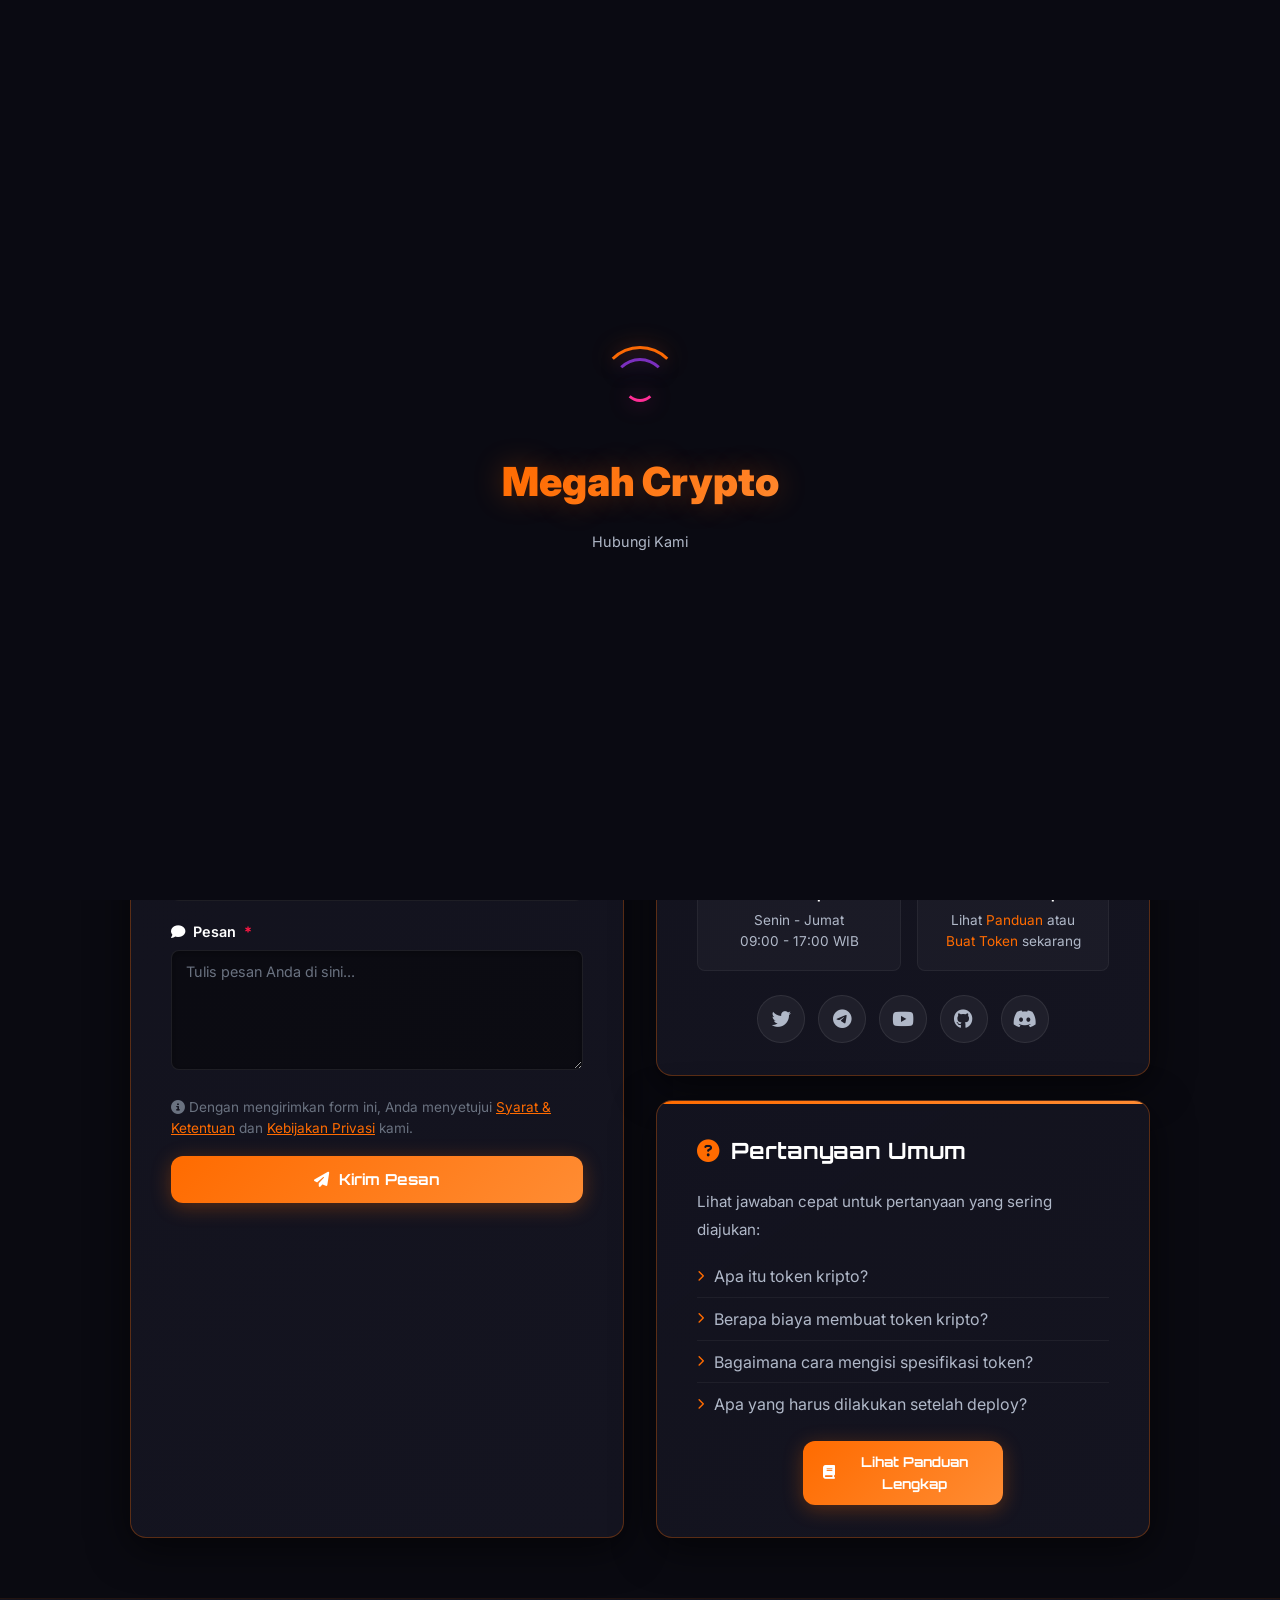
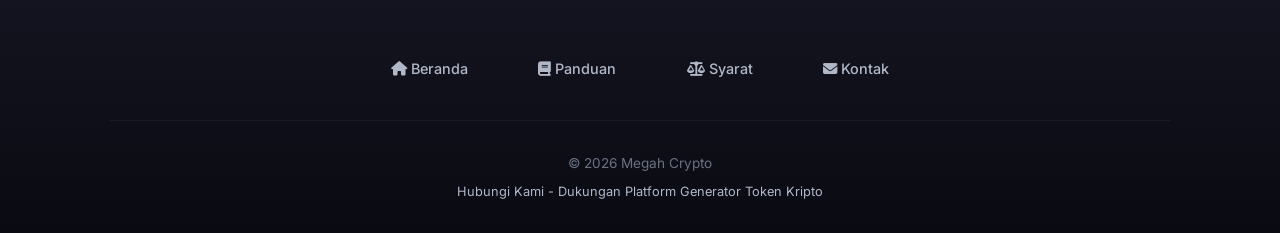
<file: contact/index.html>
<!DOCTYPE html>
<html lang="id">

<head>
    <meta charset="UTF-8">
    <meta name="viewport" content="width=device-width, initial-scale=1.0">
    <meta http-equiv="X-UA-Compatible" content="ie=edge">
    <link rel="shortcut icon" type="image/png" href="https://megahcrypto.github.io/images/megah-logo.png" />

    <!-- ===== PRIMARY TITLE & META ===== -->
    <title>Hubungi Kami - Dukungan Platform Generator Token Kripto Megah Crypto</title>
    <meta name="description"
        content="Hubungi tim Megah Crypto untuk pertanyaan tentang pembuatan token kripto, dukungan teknis, atau kerja sama. Kami siap membantu Anda membuat token kripto sendiri.">
    <meta name="keywords"
        content="hubungi kami, kontak megah crypto, dukungan token kripto, bantuan buat token, cara membuat token kripto, layanan token kripto">

    <!-- ===== CANONICAL URL ===== -->
    <link rel="canonical" href="https://megahcrypto.github.io/contact/">

    <!-- ===== ROBOTS ===== -->
    <meta name="robots" content="index, follow">
    <meta name="googlebot" content="index, follow">

    <!-- ===== OPEN GRAPH ===== -->
    <meta property="og:title" content="Hubungi Kami - Megah Crypto">
    <meta property="og:description"
        content="Hubungi tim Megah Crypto untuk dukungan pembuatan token kripto, pertanyaan teknis, atau kerja sama.">
    <meta property="og:type" content="website">
    <meta property="og:url" content="https://megahcrypto.github.io/contact/">
    <meta property="og:image" content="https://megahcrypto.github.io/images/megah-logo.png">
    <meta property="og:site_name" content="Megah Crypto">
    <meta property="og:locale" content="id_ID">

    <!-- ===== TWITTER CARD ===== -->
    <meta name="twitter:card" content="summary_large_image">
    <meta name="twitter:title" content="Hubungi Kami - Megah Crypto">
    <meta name="twitter:description"
        content="Hubungi tim Megah Crypto untuk dukungan pembuatan token kripto dan pertanyaan teknis.">
    <meta name="twitter:image" content="https://megahcrypto.github.io/images/megah-logo.png">
    <meta name="twitter:creator" content="@MegahCrypto">

    <!-- ===== SCHEMA.ORG STRUCTURED DATA ===== -->
    <script type="application/ld+json">
        {
            "@context": "https://schema.org",
            "@type": "ContactPage",
            "name": "Hubungi Kami - Megah Crypto",
            "description": "Halaman kontak Megah Crypto untuk dukungan pembuatan token kripto.",
            "url": "https://megahcrypto.github.io/contact/",
            "mainEntity": {
                "@type": "Organization",
                "name": "Megah Crypto",
                "url": "https://megahcrypto.github.io/",
                "email": "megahcrypto@gmail.com",
                "contactPoint": {
                    "@type": "ContactPoint",
                    "contactType": "customer support",
                    "email": "megahcrypto@gmail.com",
                    "availableLanguage": ["Indonesian", "English"]
                }
            }
        }
    </script>

    <!-- ===== FONTS & ICONS ===== -->
    <link rel="stylesheet" href="https://cdnjs.cloudflare.com/ajax/libs/font-awesome/6.5.0/css/all.min.css">
    <link
        href="https://fonts.googleapis.com/css2?family=Inter:wght@400;500;600;700;800&family=Orbitron:wght@400;500;700;900&display=swap"
        rel="stylesheet">
    <link rel="stylesheet" href="https://cdnjs.cloudflare.com/ajax/libs/animate.css/4.1.1/animate.min.css">

    <!-- ===== STYLESHEETS ===== -->
    <link rel="stylesheet" href="../css/style.css">
    <link rel="stylesheet" href="../css/responsive.css">

    <!-- ===== CONTACT SPECIFIC STYLES ===== -->
    <style>
        /* Contact Hero */
        .contact-hero {
            padding: 0;
            position: relative;
            display: flex;
            align-items: center;
            overflow: hidden;
            background: radial-gradient(ellipse at 50% 0%, rgba(123, 47, 190, 0.12), transparent 70%);
            border-bottom: 1px solid rgba(255, 107, 0, 0.12);
            min-height: 50vh;
            width: 100%;
        }

        .contact-hero .container {
            display: flex;
            align-items: center;
            justify-content: center;
            min-height: calc(50vh - 60px);
            padding: 85px 0 40px;
        }

        .contact-hero-content {
            text-align: center;
            position: relative;
            z-index: 2;
            width: 100%;
            max-width: 800px;
            padding: 20px 0;
        }

        .contact-hero-content h1 {
            font-size: 2.2rem;
            margin-bottom: 1rem;
            background: var(--primary-gradient);
            -webkit-background-clip: text;
            -webkit-text-fill-color: transparent;
            background-clip: text;
            letter-spacing: 2px;
        }

        .contact-hero-content p {
            font-size: 1.05rem;
            color: var(--text-secondary);
            max-width: 650px;
            margin: 0 auto;
            line-height: 1.8;
        }

        /* Contact Content */
        .contact-content {
            padding: 40px 0 60px;
            background: rgba(10, 10, 18, 0.6);
        }

        .contact-content .container {
            max-width: 1100px;
        }

        .contact-grid {
            display: grid;
            grid-template-columns: 1fr 1fr;
            gap: 2rem;
        }

        .contact-card {
            background: linear-gradient(145deg, var(--card-bg) 0%, var(--surface) 100%);
            border: 1px solid var(--card-border);
            border-radius: var(--radius-lg);
            padding: 2rem 2.5rem;
            box-shadow: var(--shadow);
            position: relative;
            overflow: hidden;
        }

        .contact-card::before {
            content: '';
            position: absolute;
            top: 0;
            left: 0;
            right: 0;
            height: 3px;
            background: var(--primary-gradient);
        }

        .contact-card h2 {
            color: var(--text);
            font-size: 1.4rem;
            margin-bottom: 1.2rem;
            display: flex;
            align-items: center;
            gap: 12px;
        }

        .contact-card h2 i {
            color: var(--primary);
            font-size: 1.4rem;
        }

        .contact-card p {
            color: var(--text-secondary);
            line-height: 1.8;
            margin-bottom: 0.8rem;
            font-size: 0.95rem;
        }

        /* Form Styles */
        .form-group-contact {
            margin-bottom: 1.2rem;
        }

        .form-group-contact label {
            display: block;
            margin-bottom: 0.4rem;
            color: var(--text);
            font-weight: 600;
            font-size: 0.9rem;
            display: flex;
            align-items: center;
            gap: 8px;
        }

        .form-group-contact label .required {
            color: var(--error);
            font-weight: 700;
        }

        .form-group-contact .form-control {
            width: 100%;
            padding: 12px 14px;
            border: 1px solid rgba(255, 255, 255, 0.08);
            border-radius: var(--radius-sm);
            background: rgba(0, 0, 0, 0.4);
            color: var(--text);
            font-size: 0.9rem;
            transition: all var(--transition-fast);
            box-shadow: inset 0 2px 6px rgba(0, 0, 0, 0.3);
            font-family: var(--font-primary);
        }

        .form-group-contact .form-control:focus {
            outline: none;
            border-color: var(--primary);
            box-shadow: 0 0 0 3px rgba(255, 107, 0, 0.1), var(--glow);
            background: rgba(0, 0, 0, 0.5);
        }

        .form-group-contact .form-control::placeholder {
            color: var(--text-muted);
        }

        .form-group-contact textarea.form-control {
            resize: vertical;
            min-height: 120px;
        }

        .form-group-contact select.form-control {
            cursor: pointer;
            appearance: none;
            background-image: url("data:image/svg+xml,%3Csvg xmlns='http://www.w3.org/2000/svg' width='12' height='8' viewBox='0 0 12 8'%3E%3Cpath d='M1 1l5 5 5-5' stroke='%23FF6B00' stroke-width='1.5' fill='none'/%3E%3C/svg%3E");
            background-repeat: no-repeat;
            background-position: right 16px center;
        }

        .form-group-contact select.form-control option {
            background: var(--surface);
            color: var(--text);
        }

        .btn-contact-submit {
            padding: 14px 32px;
            border: none;
            border-radius: var(--radius-md);
            font-weight: 700;
            cursor: pointer;
            transition: all var(--transition-normal);
            text-decoration: none;
            display: inline-flex;
            align-items: center;
            gap: 10px;
            font-size: 0.95rem;
            font-family: var(--font-display);
            background: var(--primary-gradient);
            color: var(--text);
            box-shadow: 0 4px 20px rgba(255, 107, 0, 0.3);
            width: 100%;
            justify-content: center;
        }

        .btn-contact-submit:hover {
            transform: translateY(-3px);
            box-shadow: 0 8px 30px rgba(255, 107, 0, 0.5);
        }

        .btn-contact-submit:disabled {
            opacity: 0.6;
            cursor: not-allowed;
            transform: none !important;
        }

        /* Contact Info Cards */
        .contact-info-grid {
            display: grid;
            grid-template-columns: 1fr 1fr;
            gap: 1rem;
            margin-top: 1.5rem;
        }

        .contact-info-item {
            background: rgba(255, 255, 255, 0.03);
            border-radius: var(--radius-sm);
            padding: 1.2rem;
            border: 1px solid rgba(255, 255, 255, 0.05);
            transition: all var(--transition-fast);
            text-align: center;
        }

        .contact-info-item:hover {
            border-color: rgba(255, 107, 0, 0.2);
            background: rgba(255, 107, 0, 0.03);
            transform: translateY(-2px);
        }

        .contact-info-item .icon-circle {
            width: 50px;
            height: 50px;
            border-radius: 50%;
            background: rgba(255, 107, 0, 0.1);
            display: flex;
            align-items: center;
            justify-content: center;
            margin: 0 auto 0.8rem;
            font-size: 1.3rem;
            color: var(--primary);
        }

        .contact-info-item h4 {
            color: var(--text);
            font-size: 0.95rem;
            margin-bottom: 0.3rem;
        }

        .contact-info-item p {
            color: var(--text-secondary);
            font-size: 0.85rem;
            line-height: 1.5;
            margin-bottom: 0;
        }

        .contact-info-item a {
            color: var(--primary);
            text-decoration: none;
            transition: color var(--transition-fast);
        }

        .contact-info-item a:hover {
            color: var(--primary-light);
            text-decoration: underline;
        }

        /* Social Links */
        .social-links {
            display: flex;
            gap: 0.8rem;
            justify-content: center;
            margin-top: 1.5rem;
            flex-wrap: wrap;
        }

        .social-link {
            width: 48px;
            height: 48px;
            border-radius: 50%;
            background: rgba(255, 255, 255, 0.05);
            border: 1px solid rgba(255, 255, 255, 0.08);
            display: flex;
            align-items: center;
            justify-content: center;
            font-size: 1.2rem;
            color: var(--text-secondary);
            transition: all var(--transition-fast);
            text-decoration: none;
        }

        .social-link:hover {
            background: rgba(255, 107, 0, 0.1);
            border-color: var(--primary);
            color: var(--primary);
            transform: translateY(-3px);
            box-shadow: var(--glow);
        }

        /* Success Message */
        .form-success {
            display: none;
            text-align: center;
            padding: 2rem;
            background: rgba(0, 230, 118, 0.05);
            border-radius: var(--radius-md);
            border: 2px solid var(--success);
        }

        .form-success.active {
            display: block;
            animation: fadeIn 0.5s ease;
        }

        .form-success i {
            font-size: 3rem;
            color: var(--success);
            margin-bottom: 1rem;
        }

        .form-success h3 {
            color: var(--text);
            margin-bottom: 0.5rem;
        }

        .form-success p {
            color: var(--text-secondary);
        }

        /* Toast for form */
        .form-toast {
            position: fixed;
            bottom: 30px;
            right: 30px;
            z-index: 10000;
            padding: 0.8rem 1.5rem;
            border-radius: var(--radius-sm);
            background: rgba(0, 230, 118, 0.9);
            color: var(--text);
            box-shadow: var(--shadow);
            transform: translateX(400px);
            transition: transform 0.3s ease;
            max-width: 400px;
            backdrop-filter: blur(10px);
            -webkit-backdrop-filter: blur(10px);
            font-weight: 500;
        }

        .form-toast.show {
            transform: translateX(0);
        }

        .form-toast.error {
            background: rgba(255, 23, 68, 0.9);
        }

        .form-toast.warning {
            background: rgba(255, 215, 0, 0.9);
        }

        /* Responsive */
        @media (max-width: 991px) {
            .contact-grid {
                grid-template-columns: 1fr;
                gap: 1.5rem;
            }

            .contact-info-grid {
                grid-template-columns: 1fr 1fr;
            }
        }

        @media (max-width: 767px) {
            .contact-hero-content h1 {
                font-size: 1.6rem;
            }

            .contact-hero-content p {
                font-size: 0.9rem;
            }

            .contact-card {
                padding: 1.2rem;
            }

            .contact-card h2 {
                font-size: 1.15rem;
            }

            .contact-info-grid {
                grid-template-columns: 1fr;
            }

            .contact-hero .container {
                padding: 75px 0 30px;
                min-height: auto;
            }

            .contact-hero {
                min-height: auto;
            }

            .social-link {
                width: 42px;
                height: 42px;
                font-size: 1rem;
            }
        }

        @media (max-width: 480px) {
            .contact-card {
                padding: 1rem;
            }

            .form-group-contact .form-control {
                padding: 10px 12px;
                font-size: 0.85rem;
            }

            .btn-contact-submit {
                padding: 12px 20px;
                font-size: 0.85rem;
            }
        }
    </style>
</head>

<body>

    <!-- ===== LOADING SCREEN ===== -->
    <div class="loading-screen" id="loadingScreen">
        <div class="hologram-loader">
            <div class="hologram-ring"></div>
            <div class="hologram-ring"></div>
            <div class="hologram-ring"></div>
        </div>
        <div class="logo-explosion">Megah Crypto</div>
        <p style="color: var(--text-secondary); margin-top: 0.5rem; font-size: 0.9rem;">Hubungi Kami</p>
    </div>

    <!-- ===== BACKGROUND EFFECTS ===== -->
    <div class="lightning-background">
        <div class="lightning"></div>
        <div class="lightning"></div>
        <div class="lightning"></div>
        <div class="lightning"></div>
        <div class="lightning"></div>
    </div>

    <div class="grid-overlay"></div>

    <!-- ===== HEADER ===== -->
    <header role="banner">
        <div class="container nav-container">
            <a href="https://megahcrypto.github.io/" class="logo"
                aria-label="Platform Generator Token Kripto - Kembali ke beranda">
                <img src="https://megahcrypto.github.io/images/megah-logo.png"
                    alt="Logo Megah Crypto - Platform Generator Token Kripto" loading="lazy" width="36" height="36">
                <span>Megah Crypto</span>
            </a>

            <nav class="nav-links" role="navigation" aria-label="Navigasi utama">
                <a href="https://megahcrypto.github.io/"><i class="fas fa-home" aria-hidden="true"></i> Beranda</a>
                <a href="https://megahcrypto.github.io/guide/"><i class="fas fa-book" aria-hidden="true"></i>
                    Panduan</a>
                <a href="https://megahcrypto.io/services/"><i class="fas fa-rocket" aria-hidden="true"></i> Layanan</a>
                <a href="https://blog.megahcrypto.com/"><i class="fa-brands fa-blogger"></i> Blog</a>
            </nav>

            <button class="mobile-menu-btn" id="mobileMenuBtn" aria-label="Buka menu navigasi" aria-expanded="false"
                aria-controls="mobileNav">
                <i class="fas fa-bars" aria-hidden="true"></i>
            </button>
        </div>
    </header>

    <!-- ===== MOBILE NAV ===== -->
    <div class="mobile-nav" id="mobileNav" role="navigation" aria-label="Navigasi mobile">
        <button class="mobile-nav-close" id="mobileNavClose" aria-label="Tutup menu navigasi">
            <i class="fas fa-times" aria-hidden="true"></i>
        </button>
        <nav class="mobile-nav-links">
            <a href="https://megahcrypto.github.io/"><i class="fas fa-home" aria-hidden="true"></i> Beranda</a>
            <a href="https://megahcrypto.github.io/guide/"><i class="fas fa-book" aria-hidden="true"></i> Panduan</a>
            <a href="https://megahcrypto.github.io/terms/"><i class="fa-solid fa-scale-balanced"></i> Syarat</a>
            <a href="https://megahcrypto.github.io/contact/"><i class="fas fa-envelope"></i> Kontak</a>
        </nav>
    </div>

    <!-- ===== CONTACT HERO ===== -->
    <section class="contact-hero" id="contact-hero">
        <div class="container">
            <div class="contact-hero-content animate__animated animate__fadeInUp">
                <h1>Hubungi Kami</h1>
                <p>Ada pertanyaan tentang <strong>cara membuat token kripto</strong>? Butuh bantuan teknis atau ingin
                    kerja sama? Tim Megah Crypto siap membantu Anda.</p>
            </div>
        </div>
    </section>

    <!-- ===== CONTENT ===== -->
    <section class="contact-content" id="contact-content">
        <div class="container">

            <div class="contact-grid">

                <!-- ===== FORM ===== -->
                <div class="contact-card" id="contact-form-card">
                    <h2><i class="fas fa-paper-plane"></i> Kirim Pesan</h2>
                    <p>Isi form di bawah ini dan tim kami akan merespons dalam waktu 1x24 jam kerja.</p>

                    <form id="contactForm" novalidate>
                        <div class="form-group-contact">
                            <label for="contactName">
                                <i class="fas fa-user"></i> Nama Lengkap
                                <span class="required">*</span>
                            </label>
                            <input type="text" id="contactName" class="form-control"
                                placeholder="Masukkan nama lengkap Anda" required maxlength="60">
                        </div>

                        <div class="form-group-contact">
                            <label for="contactEmail">
                                <i class="fas fa-envelope"></i> Alamat Email
                                <span class="required">*</span>
                            </label>
                            <input type="email" id="contactEmail" class="form-control" placeholder="contoh@email.com"
                                required maxlength="100">
                        </div>

                        <div class="form-group-contact">
                            <label for="contactSubject">
                                <i class="fas fa-tag"></i> Subjek
                                <span class="required">*</span>
                            </label>
                            <select id="contactSubject" class="form-control" required>
                                <option value="">Pilih subjek...</option>
                                <option value="bantuan">Bantuan Buat Token Kripto</option>
                                <option value="teknis">Masalah Teknis</option>
                                <option value="kerja-sama">Kerja Sama / Kemitraan</option>
                                <option value="saran">Saran & Masukan</option>
                                <option value="lainnya">Lainnya</option>
                            </select>
                        </div>

                        <div class="form-group-contact">
                            <label for="contactMessage">
                                <i class="fas fa-comment"></i> Pesan
                                <span class="required">*</span>
                            </label>
                            <textarea id="contactMessage" class="form-control" placeholder="Tulis pesan Anda di sini..."
                                required maxlength="2000"></textarea>
                        </div>

                        <div style="margin-bottom: 1rem; font-size: 0.85rem; color: var(--text-muted);">
                            <i class="fas fa-info-circle"></i> Dengan mengirimkan form ini, Anda menyetujui <a
                                href="https://megahcrypto.github.io/terms/" style="color: var(--primary);">Syarat &
                                Ketentuan</a> dan <a href="#" style="color: var(--primary);">Kebijakan Privasi</a> kami.
                        </div>

                        <button type="submit" class="btn-contact-submit" id="contactSubmit">
                            <i class="fas fa-paper-plane" aria-hidden="true"></i> Kirim Pesan
                        </button>

                        <div id="formLoading" style="display: none; text-align: center; margin-top: 1rem;">
                            <i class="fas fa-spinner fa-spin" style="color: var(--primary); font-size: 1.5rem;"></i>
                            <p style="color: var(--text-secondary); margin-top: 0.5rem;">Mengirim pesan...</p>
                        </div>

                        <div class="form-success" id="formSuccess">
                            <i class="fas fa-check-circle"></i>
                            <h3>Pesan Terkirim! ✅</h3>
                            <p>Terima kasih telah menghubungi Megah Crypto. Tim kami akan merespons dalam waktu 1x24 jam
                                kerja.</p>
                            <button type="button" class="btn-contact-submit"
                                style="margin-top: 1rem; max-width: 200px; margin-left: auto; margin-right: auto;"
                                onclick="resetForm()">
                                <i class="fas fa-undo"></i> Kirim Pesan Lain
                            </button>
                        </div>
                    </form>
                </div>

                <!-- ===== CONTACT INFO ===== -->
                <div>
                    <div class="contact-card" style="margin-bottom: 1.5rem;">
                        <h2><i class="fas fa-address-book"></i> Informasi Kontak</h2>
                        <p>Berbagai cara untuk terhubung dengan tim Megah Crypto:</p>

                        <div class="contact-info-grid">
                            <div class="contact-info-item">
                                <div class="icon-circle">
                                    <i class="fas fa-envelope"></i>
                                </div>
                                <h4>Email</h4>
                                <p><a href="mailto:megahcrypto@gmail.com">megahcrypto@gmail.com</a></p>
                            </div>

                            <div class="contact-info-item">
                                <div class="icon-circle">
                                    <i class="fas fa-globe"></i>
                                </div>
                                <h4>Website</h4>
                                <p><a href="https://megahcrypto.github.io/">megahcrypto.github.io</a></p>
                            </div>

                            <div class="contact-info-item">
                                <div class="icon-circle">
                                    <i class="fas fa-clock"></i>
                                </div>
                                <h4>Jam Respons</h4>
                                <p>Senin - Jumat<br>09:00 - 17:00 WIB</p>
                            </div>

                            <div class="contact-info-item">
                                <div class="icon-circle">
                                    <i class="fas fa-rocket"></i>
                                </div>
                                <h4>Bantuan Cepat</h4>
                                <p>Lihat <a href="https://megahcrypto.github.io/guide/">Panduan</a> atau <a
                                        href="https://megahcrypto.github.io/#token-creator">Buat Token</a> sekarang</p>
                            </div>
                        </div>

                        <div class="social-links">
                            <a href="#" class="social-link" aria-label="Twitter/X">
                                <i class="fab fa-twitter"></i>
                            </a>
                            <a href="#" class="social-link" aria-label="Telegram">
                                <i class="fab fa-telegram-plane"></i>
                            </a>
                            <a href="#" class="social-link" aria-label="YouTube">
                                <i class="fab fa-youtube"></i>
                            </a>
                            <a href="#" class="social-link" aria-label="GitHub">
                                <i class="fab fa-github"></i>
                            </a>
                            <a href="#" class="social-link" aria-label="Discord">
                                <i class="fab fa-discord"></i>
                            </a>
                        </div>
                    </div>

                    <!-- ===== FAQ QUICK LINKS ===== -->
                    <div class="contact-card">
                        <h2><i class="fas fa-question-circle"></i> Pertanyaan Umum</h2>
                        <p>Lihat jawaban cepat untuk pertanyaan yang sering diajukan:</p>
                        <ul style="color: var(--text-secondary); line-height: 2; list-style: none; padding: 0;">
                            <li
                                style="display: flex; gap: 10px; align-items: center; border-bottom: 1px solid rgba(255,255,255,0.05); padding: 0.3rem 0;">
                                <i class="fas fa-chevron-right" style="color: var(--primary); font-size: 0.7rem;"></i>
                                <a href="https://megahcrypto.github.io/guide/#apa-itu-token-kripto"
                                    style="color: var(--text-secondary); text-decoration: none;">Apa itu token
                                    kripto?</a>
                            </li>
                            <li
                                style="display: flex; gap: 10px; align-items: center; border-bottom: 1px solid rgba(255,255,255,0.05); padding: 0.3rem 0;">
                                <i class="fas fa-chevron-right" style="color: var(--primary); font-size: 0.7rem;"></i>
                                <a href="https://megahcrypto.github.io/guide/#biaya"
                                    style="color: var(--text-secondary); text-decoration: none;">Berapa biaya membuat
                                    token kripto?</a>
                            </li>
                            <li
                                style="display: flex; gap: 10px; align-items: center; border-bottom: 1px solid rgba(255,255,255,0.05); padding: 0.3rem 0;">
                                <i class="fas fa-chevron-right" style="color: var(--primary); font-size: 0.7rem;"></i>
                                <a href="https://megahcrypto.github.io/guide/#step-3"
                                    style="color: var(--text-secondary); text-decoration: none;">Bagaimana cara mengisi
                                    spesifikasi token?</a>
                            </li>
                            <li style="display: flex; gap: 10px; align-items: center; padding: 0.3rem 0;">
                                <i class="fas fa-chevron-right" style="color: var(--primary); font-size: 0.7rem;"></i>
                                <a href="https://megahcrypto.github.io/guide/#setelah-deploy"
                                    style="color: var(--text-secondary); text-decoration: none;">Apa yang harus
                                    dilakukan setelah deploy?</a>
                            </li>
                        </ul>
                        <div style="margin-top: 1rem; text-align: center;">
                            <a href="https://megahcrypto.github.io/guide/" class="btn-contact-submit"
                                style="max-width: 200px; margin: 0 auto; padding: 10px 20px; font-size: 0.85rem;">
                                <i class="fas fa-book"></i> Lihat Panduan Lengkap
                            </a>
                        </div>
                    </div>
                </div>

            </div>

        </div>
    </section>

    <!-- ===== FORM TOAST ===== -->
    <div class="form-toast" id="formToast"></div>

    <!-- ===== FOOTER ===== -->
    <footer role="contentinfo">
        <div class="container">
            <div class="footer-content">
                <div class="footer-links">
                    <a href="https://megahcrypto.github.io/"><i class="fas fa-home"></i> Beranda</a>
                    <a href="https://megahcrypto.github.io/guide/"><i class="fas fa-book"></i> Panduan</a>
                    <a href="https://megahcrypto.github.io/terms/"><i class="fa-solid fa-scale-balanced"></i> Syarat</a>
                    <a href="https://megahcrypto.github.io/contact/"><i class="fas fa-envelope"></i> Kontak</a>
                </div>
            </div>

            <div class="footer-bottom">
                <p>© 2026 Megah Crypto</p>
                <p style="font-size: 0.8rem; margin-top: 0.5rem; color: var(--text-secondary);">
                    Hubungi Kami - Dukungan Platform Generator Token Kripto
                </p>
            </div>
        </div>
    </footer>

    <!-- ===== SCRIPTS ===== -->
    <script>
        // ========================================
        // LOADING SCREEN
        // ========================================
        function initLoadingScreen() {
            const loadingScreen = document.getElementById('loadingScreen');

            setTimeout(() => {
                window.scrollTo(0, 0);
            }, 100);

            setTimeout(() => {
                loadingScreen.classList.add('fade-out');
                setTimeout(() => {
                    loadingScreen.style.display = 'none';
                }, 800);
            }, 1500);
        }

        // ========================================
        // MOBILE NAVIGATION
        // ========================================
        function initMobileNav() {
            const mobileMenuBtn = document.getElementById('mobileMenuBtn');
            const mobileNav = document.getElementById('mobileNav');
            const mobileNavClose = document.getElementById('mobileNavClose');

            mobileMenuBtn.onclick = function () {
                mobileNav.classList.add('active');
                mobileMenuBtn.setAttribute('aria-expanded', 'true');
                document.body.style.overflow = 'hidden';
            };

            mobileNavClose.onclick = function () {
                mobileNav.classList.remove('active');
                mobileMenuBtn.setAttribute('aria-expanded', 'false');
                document.body.style.overflow = '';
                mobileMenuBtn.focus();
            };

            document.addEventListener('click', function (e) {
                if (
                    mobileNav.classList.contains('active') &&
                    !mobileNav.contains(e.target) &&
                    !mobileMenuBtn.contains(e.target)
                ) {
                    mobileNav.classList.remove('active');
                    mobileMenuBtn.setAttribute('aria-expanded', 'false');
                    document.body.style.overflow = '';
                }
            });
        }

        // ========================================
        // FORM HANDLING
        // ========================================
        const contactForm = document.getElementById('contactForm');
        const submitBtn = document.getElementById('contactSubmit');
        const formLoading = document.getElementById('formLoading');
        const formSuccess = document.getElementById('formSuccess');
        const formToast = document.getElementById('formToast');

        let toastTimeout = null;

        function showFormToast(message, type = 'success') {
            formToast.textContent = message;
            formToast.className = 'form-toast';
            if (type === 'error') formToast.classList.add('error');
            else if (type === 'warning') formToast.classList.add('warning');
            formToast.classList.add('show');

            clearTimeout(toastTimeout);
            toastTimeout = setTimeout(() => {
                formToast.classList.remove('show');
            }, 5000);
        }

        function resetForm() {
            contactForm.reset();
            formSuccess.classList.remove('active');
            submitBtn.style.display = 'flex';
            formLoading.style.display = 'none';
            window.scrollTo({ top: 0, behavior: 'smooth' });
        }

        contactForm.addEventListener('submit', function (e) {
            e.preventDefault();

            // Get form data
            const name = document.getElementById('contactName').value.trim();
            const email = document.getElementById('contactEmail').value.trim();
            const subject = document.getElementById('contactSubject').value;
            const message = document.getElementById('contactMessage').value.trim();

            // Validation
            if (!name || name.length < 2) {
                showFormToast('Silakan masukkan nama lengkap Anda (minimal 2 karakter)', 'error');
                document.getElementById('contactName').focus();
                return;
            }

            if (!email || !email.includes('@') || !email.includes('.')) {
                showFormToast('Silakan masukkan alamat email yang valid', 'error');
                document.getElementById('contactEmail').focus();
                return;
            }

            if (!subject) {
                showFormToast('Silakan pilih subjek pesan', 'warning');
                document.getElementById('contactSubject').focus();
                return;
            }

            if (!message || message.length < 10) {
                showFormToast('Pesan harus minimal 10 karakter', 'error');
                document.getElementById('contactMessage').focus();
                return;
            }

            // Show loading
            submitBtn.style.display = 'none';
            formLoading.style.display = 'block';

            // Simulate form submission (replace with actual API call)
            setTimeout(function () {
                formLoading.style.display = 'none';
                formSuccess.classList.add('active');
                showFormToast('Pesan berhasil dikirim! ✅', 'success');

                // Log for debugging
                console.log('📧 Pesan Kontak Dikirim:');
                console.log('Nama:', name);
                console.log('Email:', email);
                console.log('Subjek:', subject);
                console.log('Pesan:', message);

            }, 1500);
        });

        // ========================================
        // ACTIVE LINK HIGHLIGHT
        // ========================================
        function initActiveLink() {
            const navLinks = document.querySelectorAll('.footer-links a, .nav-links a, .mobile-nav-links a');
            const currentPath = window.location.pathname;

            navLinks.forEach(link => {
                const href = link.getAttribute('href');
                if (href && href !== '#') {
                    if (currentPath.includes(href.replace('/', ''))) {
                        link.style.color = 'var(--primary)';
                    }
                }
            });
        }

        // ========================================
        // INIT
        // ========================================
        window.addEventListener('load', function () {
            initLoadingScreen();
            initMobileNav();
            initActiveLink();

            console.log('📧 Hubungi Kami - Megah Crypto');
            console.log('🔗 https://megahcrypto.github.io/contact/');
            console.log('📧 megahcrypto@gmail.com');
            console.log('💬 Tim kami siap membantu Anda membuat token kripto!');
        });
    </script>

</body>

</html>
</file>
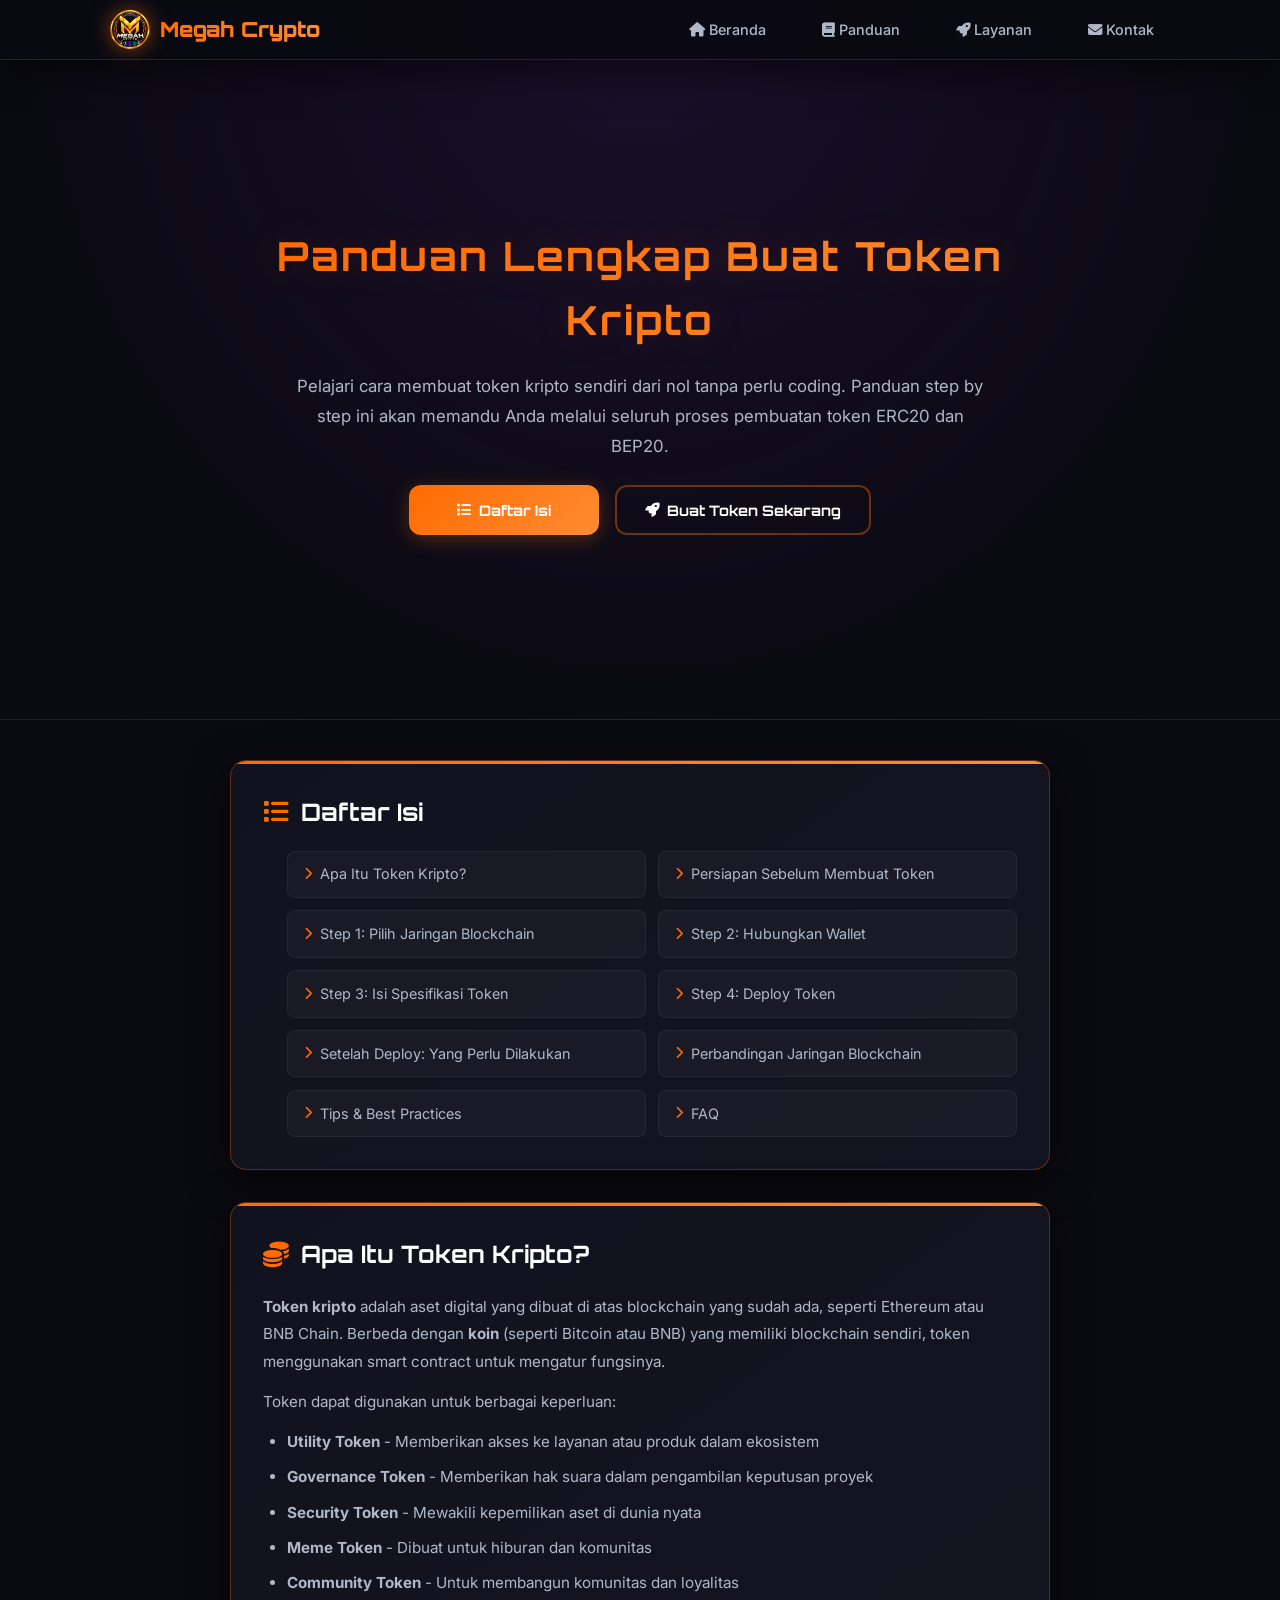
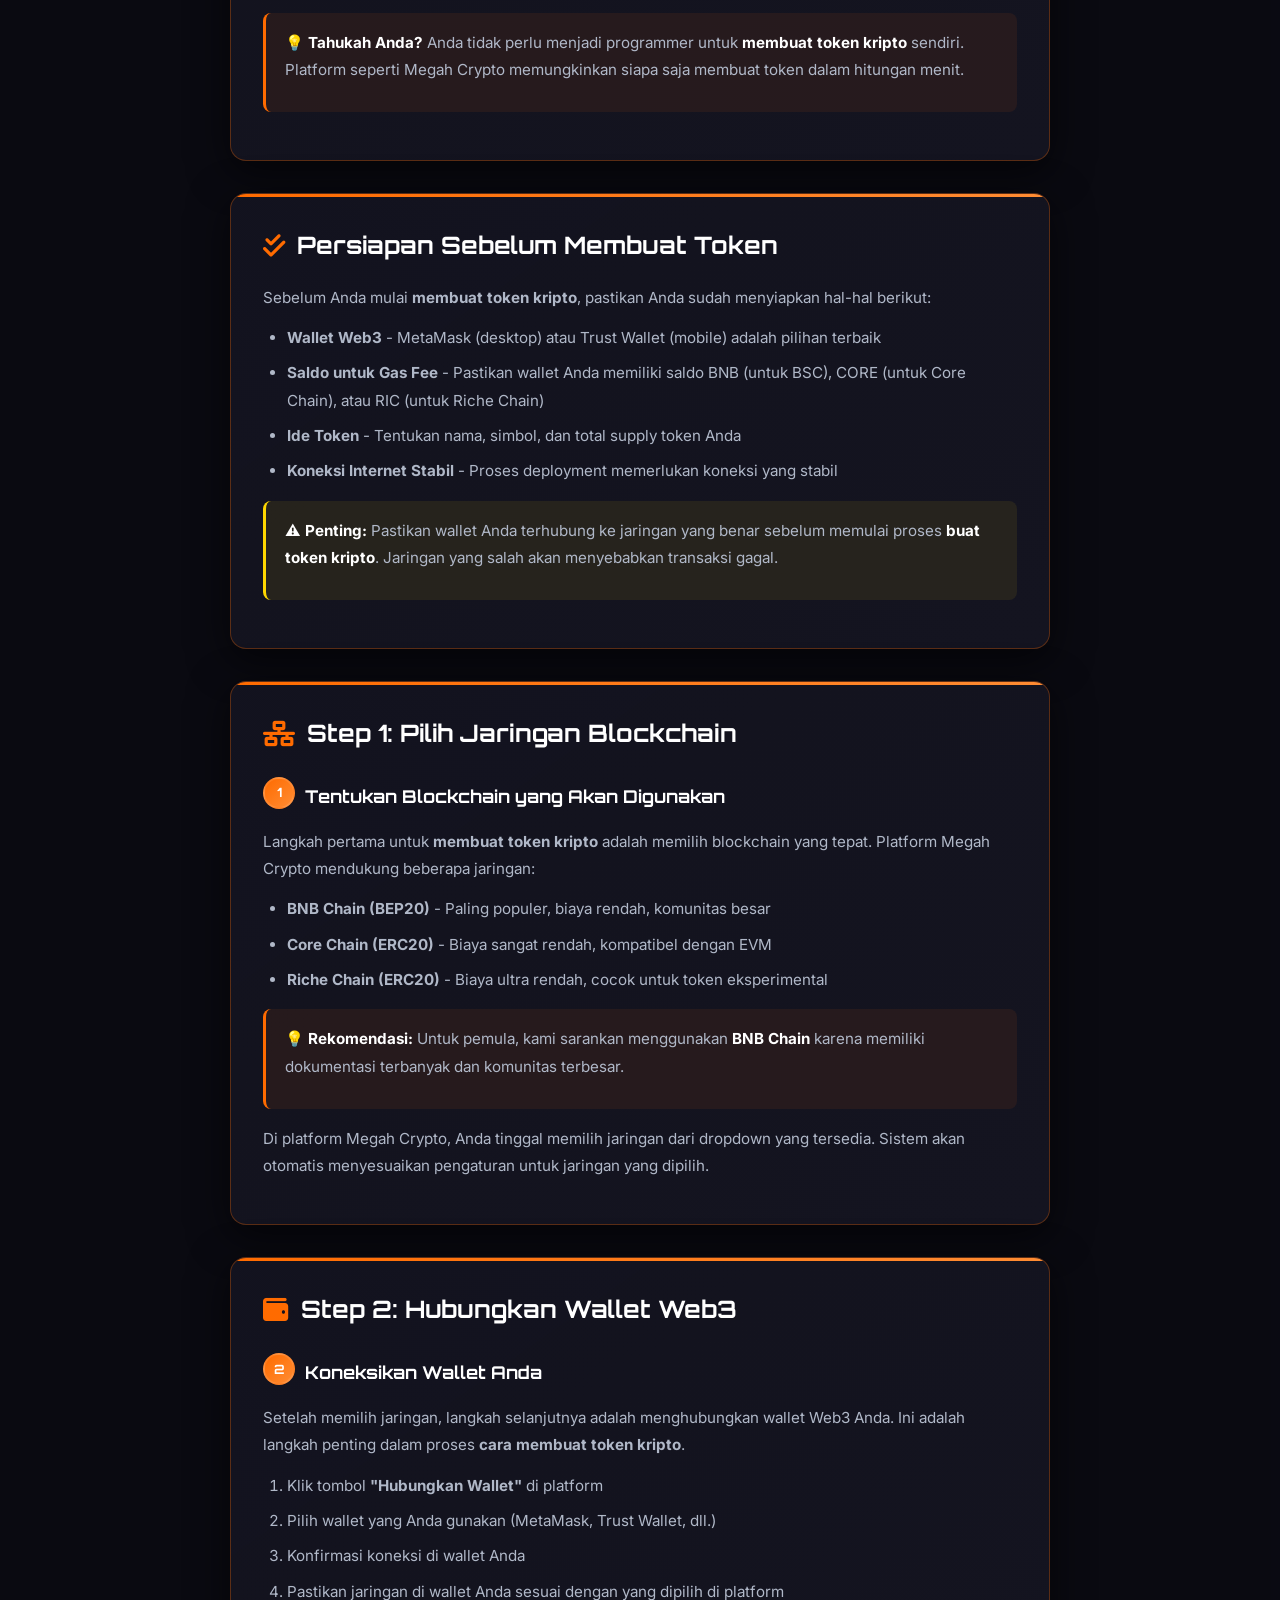
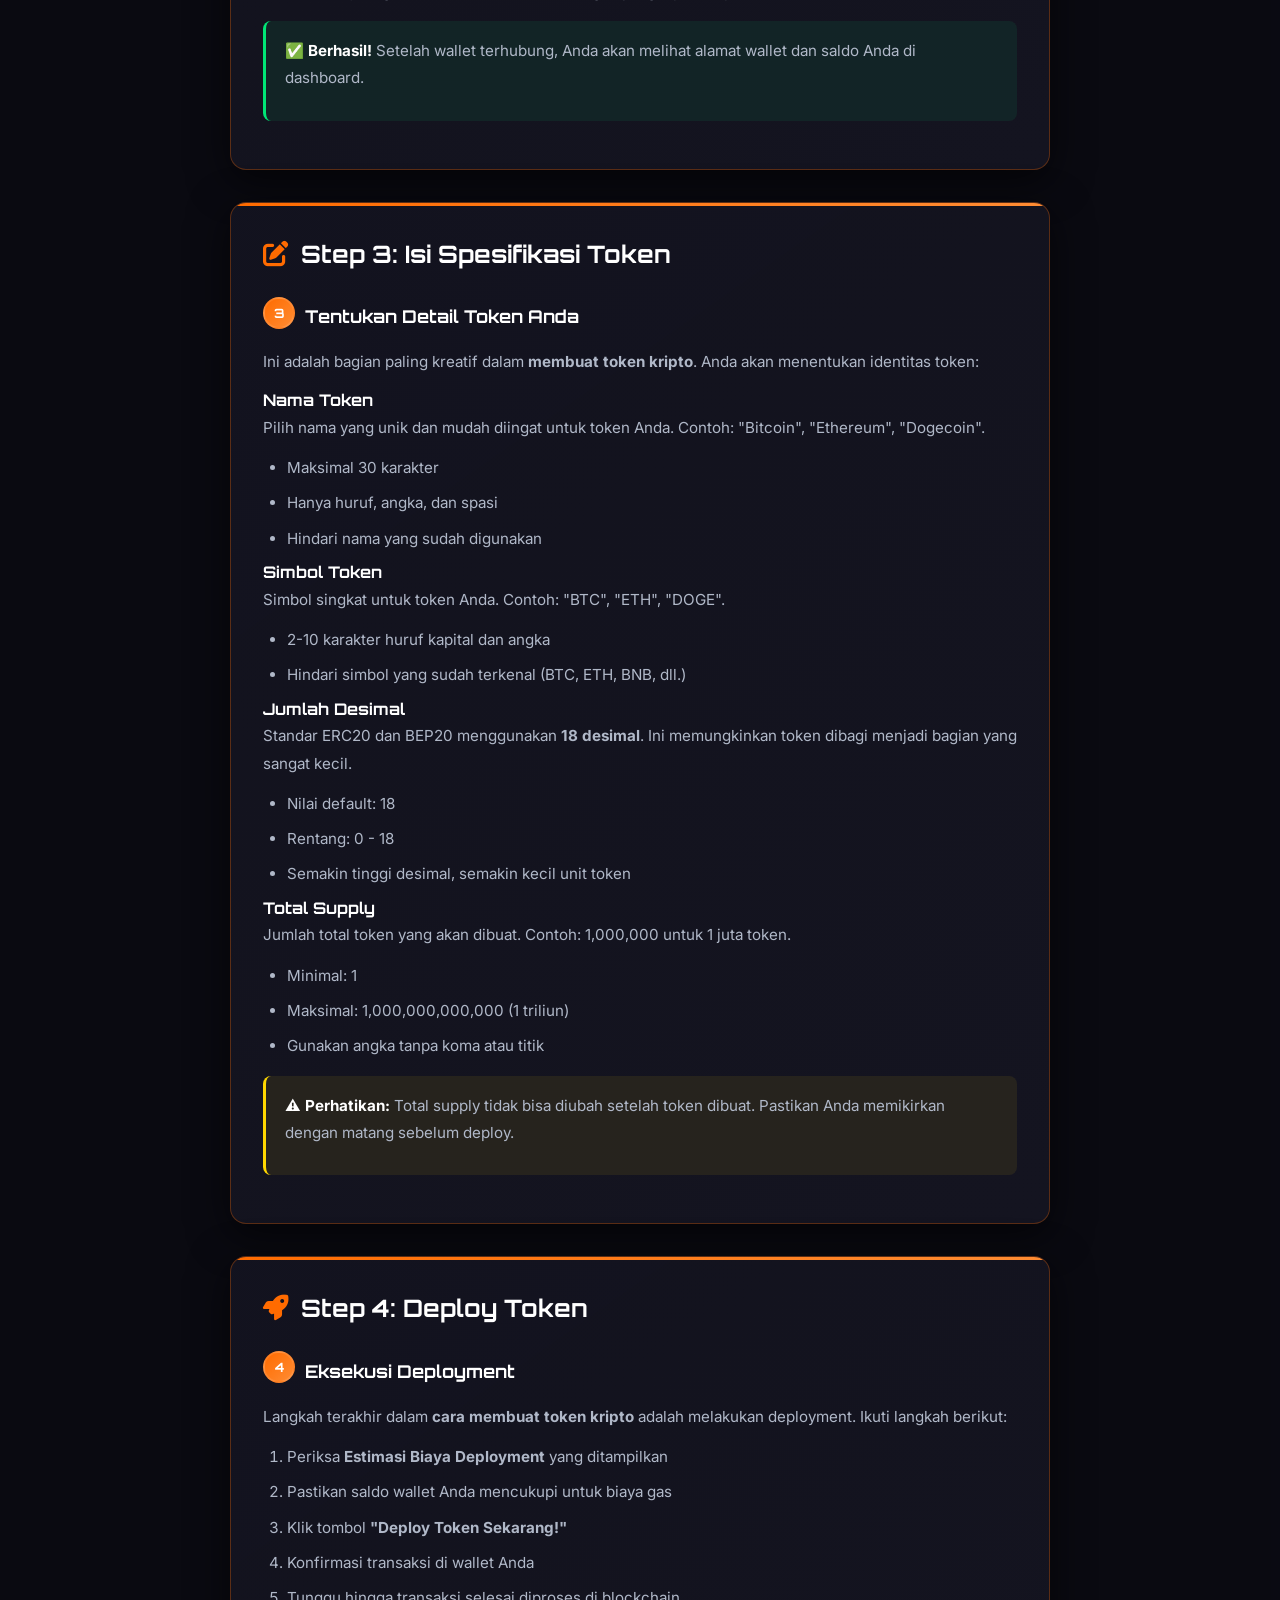
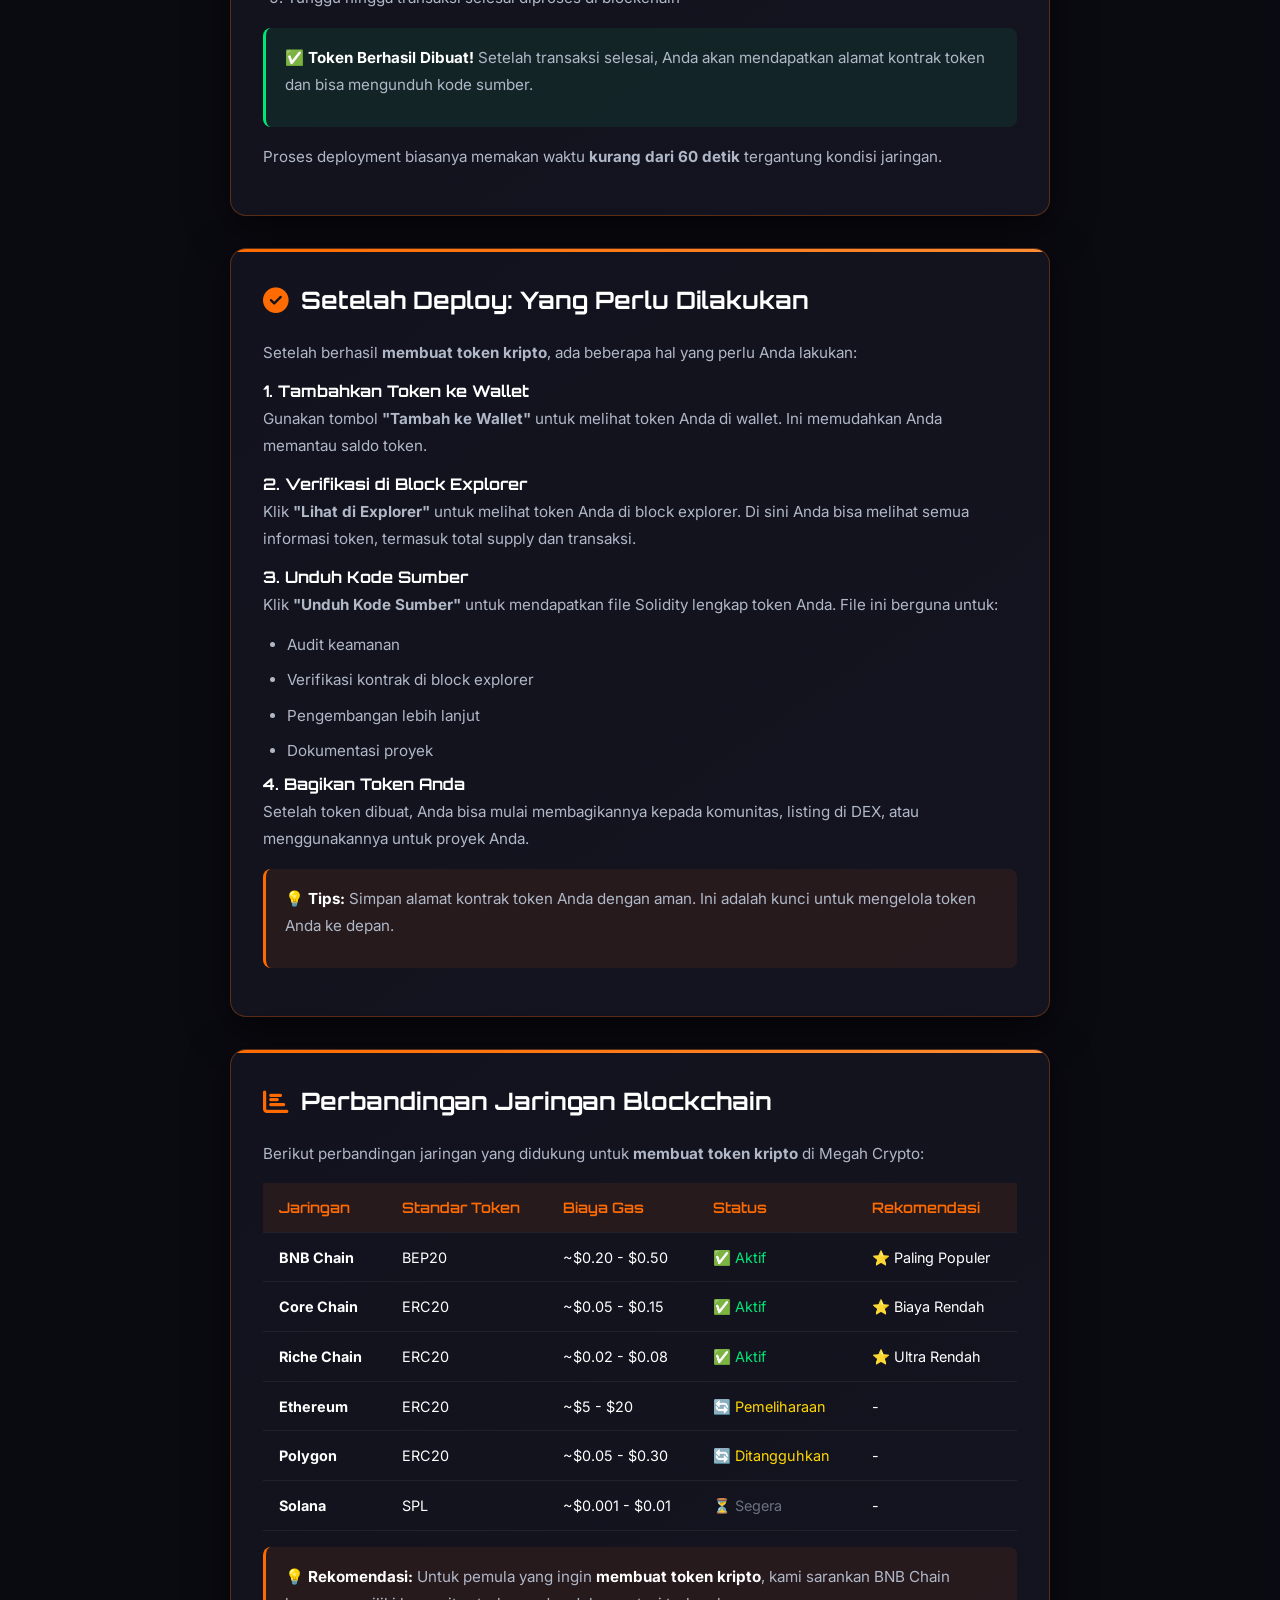
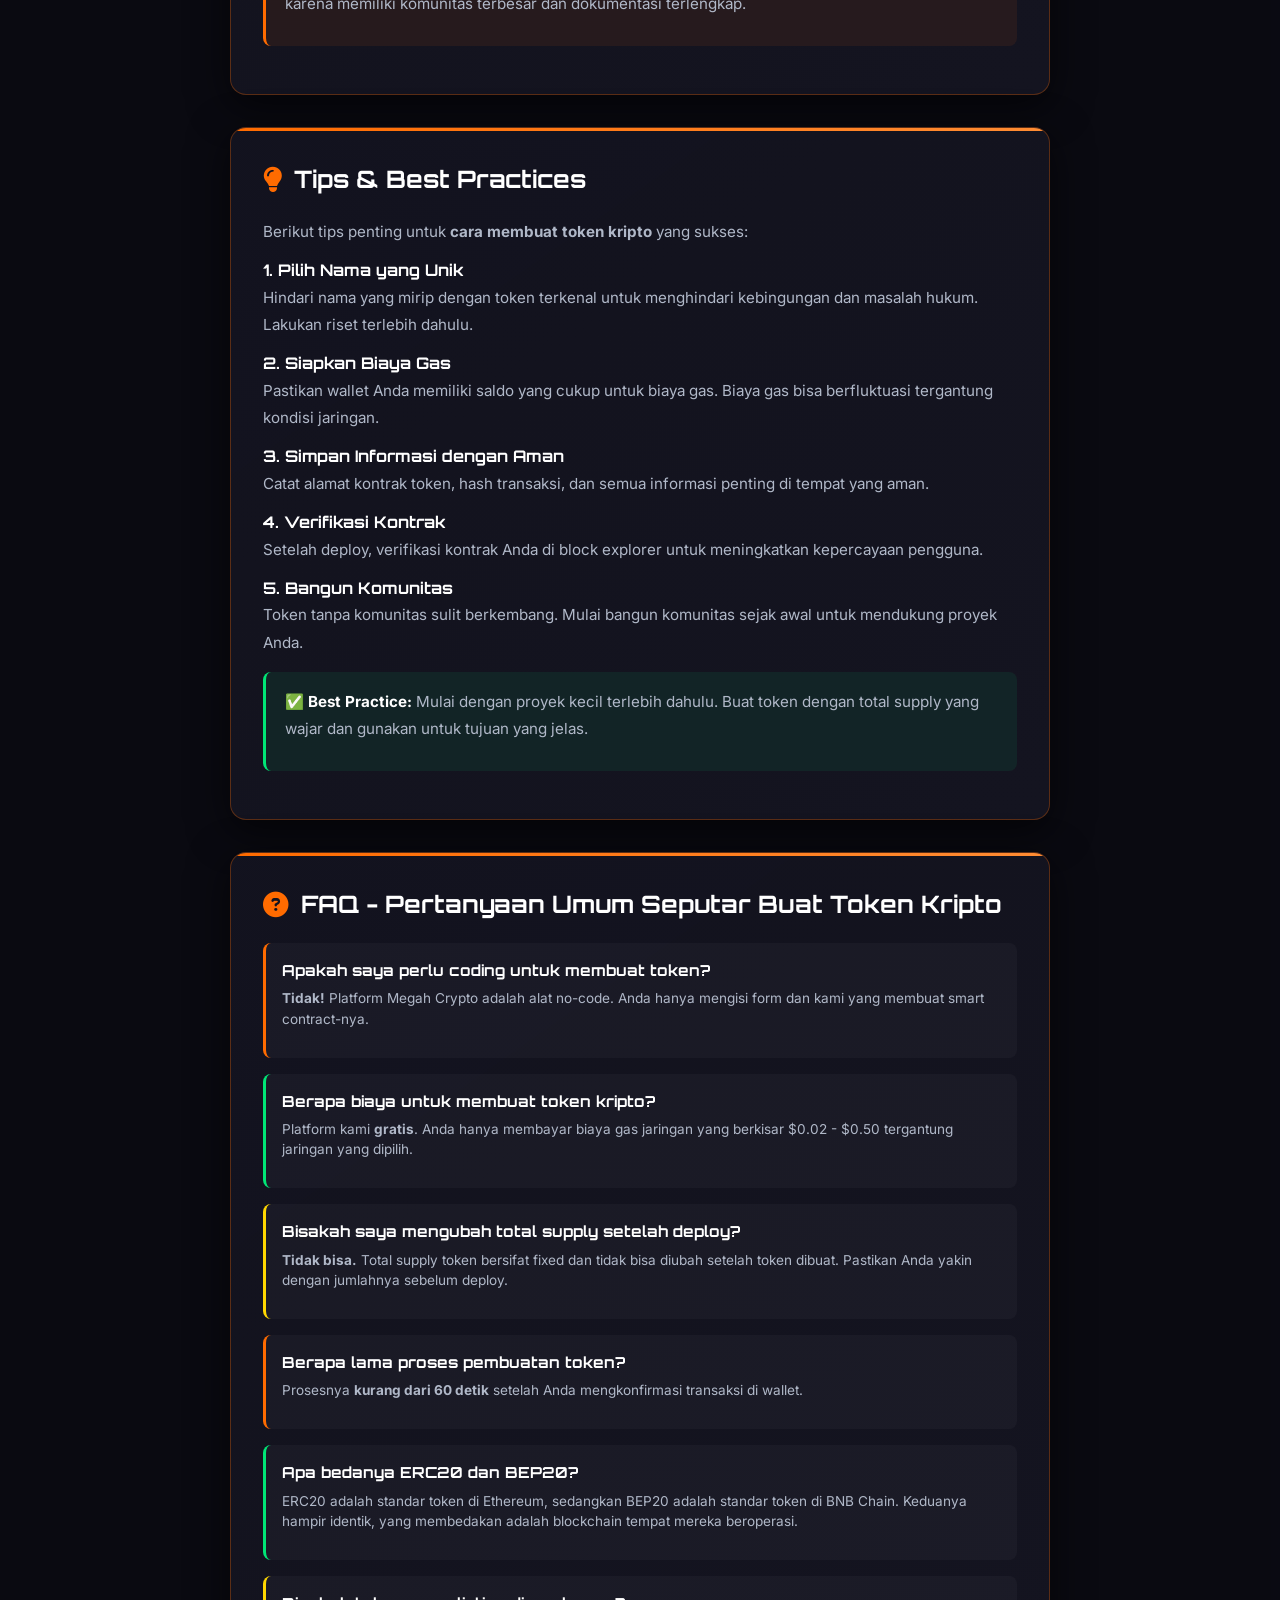
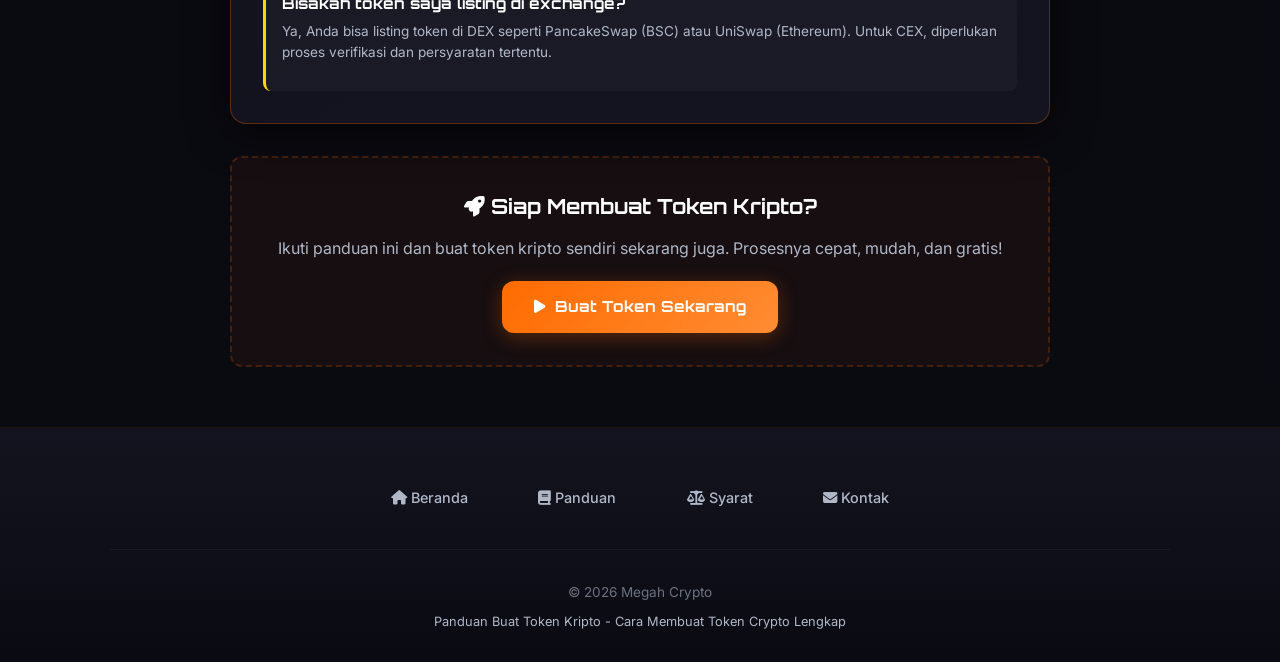
<file: guide/index.html>
<!DOCTYPE html>
<html lang="id">

<head>
    <meta charset="UTF-8">
    <meta name="viewport" content="width=device-width, initial-scale=1.0">
    <meta http-equiv="X-UA-Compatible" content="ie=edge">
    <link rel="shortcut icon" type="image/png" href="https://megahcrypto.github.io/images/megah-logo.png" />

    <!-- ===== PRIMARY TITLE & META ===== -->
    <title>Panduan Buat Token Kripto - Cara Membuat Token Crypto Lengkap</title>
    <meta name="description"
        content="Panduan lengkap cara membuat token kripto sendiri tanpa coding. Tutorial step by step buat token ERC20 & BEP20 di BNB Chain, Core Chain & Riche Chain. Mudah untuk pemula.">
    <meta name="keywords"
        content="panduan buat token kripto, cara membuat token kripto, tutorial token kripto, buat token crypto, cara membuat token crypto, panduan token erc20, panduan token bep20">

    <!-- ===== CANONICAL URL ===== -->
    <link rel="canonical" href="https://megahcrypto.github.io/guide/">

    <!-- ===== ROBOTS ===== -->
    <meta name="robots" content="index, follow">
    <meta name="googlebot" content="index, follow">

    <!-- ===== OPEN GRAPH ===== -->
    <meta property="og:title" content="Panduan Buat Token Kripto - Cara Membuat Token Crypto Lengkap">
    <meta property="og:description"
        content="Panduan lengkap cara membuat token kripto sendiri tanpa coding. Tutorial step by step untuk pemula. Buat token ERC20 & BEP20 dengan mudah.">
    <meta property="og:type" content="website">
    <meta property="og:url" content="https://megahcrypto.github.io/guide/">
    <meta property="og:image" content="https://megahcrypto.github.io/images/buat-token-kripto.png">
    <meta property="og:site_name" content="Megah Crypto - Panduan Token Kripto">
    <meta property="og:locale" content="id_ID">

    <!-- ===== TWITTER CARD ===== -->
    <meta name="twitter:card" content="summary_large_image">
    <meta name="twitter:title" content="Panduan Buat Token Kripto - Cara Membuat Token Crypto Lengkap">
    <meta name="twitter:description"
        content="Panduan lengkap cara membuat token kripto sendiri tanpa coding. Tutorial step by step untuk pemula.">
    <meta name="twitter:image" content="https://megahcrypto.github.io/images/buat-token-kripto.png">
    <meta name="twitter:creator" content="@MegahCrypto">

    <!-- ===== SCHEMA.ORG STRUCTURED DATA ===== -->
    <script type="application/ld+json">
        {
            "@context": "https://schema.org",
            "@type": "Article",
            "headline": "Panduan Buat Token Kripto - Cara Membuat Token Crypto Lengkap",
            "description": "Panduan lengkap cara membuat token kripto sendiri tanpa coding. Tutorial step by step buat token ERC20 & BEP20 di berbagai blockchain.",
            "image": "https://megahcrypto.github.io/images/buat-token-kripto.png",
            "author": {
                "@type": "Organization",
                "name": "Megah Crypto"
            },
            "datePublished": "2026-01-15",
            "dateModified": "2026-08-12",
            "publisher": {
                "@type": "Organization",
                "name": "Megah Crypto",
                "url": "https://megahcrypto.github.io/"
            },
            "mainEntityOfPage": {
                "@type": "WebPage",
                "@id": "https://megahcrypto.github.io/guide/"
            },
            "about": {
                "@type": "Thing",
                "name": "Cara Membuat Token Kripto"
            }
        }
    </script>

    <!-- ===== FONTS & ICONS ===== -->
    <link rel="stylesheet" href="https://cdnjs.cloudflare.com/ajax/libs/font-awesome/6.5.0/css/all.min.css">
    <link
        href="https://fonts.googleapis.com/css2?family=Inter:wght@400;500;600;700;800&family=Orbitron:wght@400;500;700;900&display=swap"
        rel="stylesheet">
    <link rel="stylesheet" href="https://cdnjs.cloudflare.com/ajax/libs/animate.css/4.1.1/animate.min.css">

    <!-- ===== STYLESHEETS ===== -->
    <link rel="stylesheet" href="../css/style.css">
    <link rel="stylesheet" href="../css/responsive.css">

    <!-- ===== GUIDE SPECIFIC STYLES ===== -->
    <style>
        /* Guide Page Specific Styles */
        .guide-hero {
            padding: 0;
            position: relative;
            display: flex;
            align-items: center;
            overflow: hidden;
            background: radial-gradient(ellipse at 50% 0%, rgba(123, 47, 190, 0.15), transparent 70%);
            border-bottom: 1px solid rgba(255, 107, 0, 0.15);
            min-height: 80vh;
            width: 100%;
        }

        .guide-hero .container {
            display: flex;
            align-items: center;
            justify-content: center;
            min-height: calc(80vh - 60px);
            padding: 100px 0 60px;
        }

        .guide-hero-content {
            text-align: center;
            position: relative;
            z-index: 2;
            width: 100%;
            max-width: 800px;
            padding: 20px 0;
        }

        .guide-hero-content h1 {
            font-size: 2.5rem;
            margin-bottom: 1.2rem;
            background: var(--primary-gradient);
            -webkit-background-clip: text;
            -webkit-text-fill-color: transparent;
            background-clip: text;
            text-shadow: 0 0 40px rgba(255, 107, 0, 0.2);
            letter-spacing: 2px;
        }

        .guide-hero-content p {
            font-size: 1.05rem;
            color: var(--text-secondary);
            max-width: 700px;
            margin: 0 auto 1.5rem;
            line-height: 1.8;
        }

        .guide-content {
            padding: 40px 0 60px;
            background: rgba(10, 10, 18, 0.6);
        }

        .guide-content .container {
            max-width: 900px;
        }

        .guide-card {
            background: linear-gradient(145deg, var(--card-bg) 0%, var(--surface) 100%);
            border: 1px solid var(--card-border);
            border-radius: var(--radius-lg);
            padding: 2rem;
            margin-bottom: 2rem;
            box-shadow: var(--shadow);
            position: relative;
            overflow: hidden;
        }

        .guide-card::before {
            content: '';
            position: absolute;
            top: 0;
            left: 0;
            right: 0;
            height: 3px;
            background: var(--primary-gradient);
        }

        .guide-card h2 {
            color: var(--text);
            font-size: 1.5rem;
            margin-bottom: 1.2rem;
            display: flex;
            align-items: center;
            gap: 12px;
        }

        .guide-card h2 i {
            color: var(--primary);
            font-size: 1.6rem;
        }

        .guide-card h3 {
            color: var(--text);
            font-size: 1.1rem;
            margin: 1.5rem 0 0.8rem;
            display: flex;
            align-items: center;
            gap: 10px;
        }

        .guide-card h3 .step-number {
            background: var(--primary-gradient);
            color: white;
            width: 32px;
            height: 32px;
            border-radius: 50%;
            display: flex;
            align-items: center;
            justify-content: center;
            font-size: 0.8rem;
            font-weight: 700;
            flex-shrink: 0;
        }

        .guide-card p {
            color: var(--text-secondary);
            line-height: 1.8;
            margin-bottom: 0.8rem;
            font-size: 0.95rem;
        }

        .guide-card ul,
        .guide-card ol {
            color: var(--text-secondary);
            line-height: 1.8;
            padding-left: 1.5rem;
            font-size: 0.95rem;
        }

        .guide-card li {
            margin-bottom: 0.5rem;
        }

        .guide-card .highlight-box {
            background: rgba(255, 107, 0, 0.08);
            border-left: 3px solid var(--primary);
            padding: 1rem 1.2rem;
            border-radius: var(--radius-sm);
            margin: 1rem 0;
        }

        .guide-card .highlight-box.success {
            background: rgba(0, 230, 118, 0.08);
            border-left-color: var(--success);
        }

        .guide-card .highlight-box.warning {
            background: rgba(255, 215, 0, 0.08);
            border-left-color: var(--warning);
        }

        .guide-card .highlight-box strong {
            color: var(--text);
        }

        .guide-table {
            width: 100%;
            border-collapse: collapse;
            margin: 1rem 0;
            font-size: 0.9rem;
        }

        .guide-table th,
        .guide-table td {
            padding: 0.8rem 1rem;
            text-align: left;
            border-bottom: 1px solid rgba(255, 255, 255, 0.06);
        }

        .guide-table th {
            background: rgba(255, 107, 0, 0.08);
            color: var(--primary);
            font-weight: 600;
            font-family: var(--font-display);
        }

        .guide-table tr:hover td {
            background: rgba(255, 255, 255, 0.02);
        }

        .guide-table .chain-active {
            color: var(--success);
        }

        .guide-table .chain-maintenance {
            color: var(--warning);
        }

        .guide-table .chain-soon {
            color: var(--text-muted);
        }

        .cta-guide {
            text-align: center;
            padding: 2rem;
            background: rgba(255, 107, 0, 0.05);
            border-radius: var(--radius-md);
            border: 2px dashed rgba(255, 107, 0, 0.2);
            margin-top: 2rem;
        }

        .cta-guide h3 {
            color: var(--text);
            font-size: 1.3rem;
            margin-bottom: 0.8rem;
        }

        .cta-guide p {
            color: var(--text-secondary);
            margin-bottom: 1.2rem;
        }

        .btn-guide-primary {
            padding: 14px 32px;
            border: none;
            border-radius: var(--radius-md);
            font-weight: 700;
            cursor: pointer;
            transition: all var(--transition-normal);
            text-decoration: none;
            display: inline-flex;
            align-items: center;
            gap: 10px;
            font-size: 0.95rem;
            font-family: var(--font-display);
            background: var(--primary-gradient);
            color: var(--text);
            box-shadow: 0 4px 20px rgba(255, 107, 0, 0.3);
        }

        .btn-guide-primary:hover {
            transform: translateY(-3px);
            box-shadow: 0 8px 30px rgba(255, 107, 0, 0.5);
        }

        .toc-list {
            display: grid;
            grid-template-columns: 1fr 1fr;
            gap: 0.8rem;
            list-style: none;
            padding: 0;
        }

        .toc-list li {
            padding: 0.6rem 1rem;
            background: rgba(255, 255, 255, 0.03);
            border-radius: var(--radius-sm);
            border: 1px solid rgba(255, 255, 255, 0.05);
            transition: all var(--transition-fast);
            margin-bottom: 0;
        }

        .toc-list li:hover {
            background: rgba(255, 107, 0, 0.05);
            border-color: rgba(255, 107, 0, 0.15);
        }

        .toc-list a {
            color: var(--text-secondary);
            text-decoration: none;
            display: flex;
            align-items: center;
            gap: 8px;
            font-size: 0.9rem;
        }

        .toc-list a:hover {
            color: var(--primary);
        }

        .toc-list a i {
            color: var(--primary);
            font-size: 0.8rem;
        }

        @media (max-width: 767px) {
            .guide-hero-content h1 {
                font-size: 1.6rem;
            }

            .guide-hero-content p {
                font-size: 0.9rem;
            }

            .guide-card {
                padding: 1.2rem;
            }

            .guide-card h2 {
                font-size: 1.2rem;
            }

            .toc-list {
                grid-template-columns: 1fr;
            }

            .guide-table {
                font-size: 0.75rem;
            }

            .guide-table th,
            .guide-table td {
                padding: 0.5rem 0.6rem;
            }

            .guide-hero .container {
                padding: 80px 0 40px;
                min-height: auto;
            }

            .guide-hero {
                min-height: auto;
            }

            .cta-guide {
                padding: 1.2rem;
            }
        }

        @media (min-width: 768px) and (max-width: 991px) {
            .guide-hero-content h1 {
                font-size: 2rem;
            }

            .guide-card {
                padding: 1.5rem;
            }
        }

        @media (max-width: 480px) {
            .guide-card h3 .step-number {
                width: 28px;
                height: 28px;
                font-size: 0.7rem;
            }

            .guide-card ul,
            .guide-card ol {
                padding-left: 1.2rem;
                font-size: 0.85rem;
            }

            .btn-guide-primary {
                padding: 12px 24px;
                font-size: 0.85rem;
            }
        }
    </style>
</head>

<body>

    <!-- ===== LOADING SCREEN ===== -->
    <div class="loading-screen" id="loadingScreen">
        <div class="hologram-loader">
            <div class="hologram-ring"></div>
            <div class="hologram-ring"></div>
            <div class="hologram-ring"></div>
        </div>
        <div class="logo-explosion">Megah Crypto</div>
        <p style="color: var(--text-secondary); margin-top: 0.5rem; font-size: 0.9rem;">Panduan Token Kripto</p>
    </div>

    <!-- ===== BACKGROUND EFFECTS ===== -->
    <div class="lightning-background">
        <div class="lightning"></div>
        <div class="lightning"></div>
        <div class="lightning"></div>
        <div class="lightning"></div>
        <div class="lightning"></div>
    </div>

    <div class="grid-overlay"></div>

    <!-- ===== HEADER ===== -->
    <header role="banner">
        <div class="container nav-container">
            <a href="https://megahcrypto.github.io/" class="logo"
                aria-label="Platform Generator Token Kripto - Kembali ke beranda">
                <img src="https://megahcrypto.github.io/images/megah-logo.png"
                    alt="Logo Megah Crypto - Platform Generator Token Kripto" loading="lazy" width="36" height="36">
                <span>Megah Crypto</span>
            </a>

            <nav class="nav-links" role="navigation" aria-label="Navigasi utama">
                <a href="https://megahcrypto.github.io/"><i class="fas fa-home" aria-hidden="true"></i> Beranda</a>
                <a href="https://megahcrypto.github.io/guide/"><i class="fas fa-book" aria-hidden="true"></i>
                    Panduan</a>
                <a href="https://megahcrypto.github.io/services/"><i class="fas fa-rocket" aria-hidden="true"></i>
                    Layanan</a>
                <a href="https://megahcrypto.github.io/contact/"><i class="fas fa-envelope"></i> Kontak</a>
            </nav>

            <button class="mobile-menu-btn" id="mobileMenuBtn" aria-label="Buka menu navigasi" aria-expanded="false"
                aria-controls="mobileNav">
                <i class="fas fa-bars" aria-hidden="true"></i>
            </button>
        </div>
    </header>

    <!-- ===== MOBILE NAV ===== -->
    <div class="mobile-nav" id="mobileNav" role="navigation" aria-label="Navigasi mobile">
        <button class="mobile-nav-close" id="mobileNavClose" aria-label="Tutup menu navigasi">
            <i class="fas fa-times" aria-hidden="true"></i>
        </button>
        <nav class="mobile-nav-links">
            <a href="https://megahcrypto.github.io/"><i class="fas fa-home" aria-hidden="true"></i> Beranda</a>
            <a href="https://megahcrypto.github.io/guide/"><i class="fas fa-book" aria-hidden="true"></i> Panduan</a>
            <a href="https://megahcrypto.github.io/services/"><i class="fa-solid fa-scale-balanced"></i> Layanan</a>
            <a href="https://megahcrypto.github.io/contact/"><i class="fas fa-envelope"></i> Kontak</a>
        </nav>
    </div>

    <!-- ===== GUIDE HERO SECTION ===== -->
    <section class="guide-hero" id="guide-hero">
        <div class="container">
            <div class="guide-hero-content animate__animated animate__fadeInUp">
                <h1>Panduan Lengkap Buat Token Kripto</h1>
                <p>Pelajari cara membuat token kripto sendiri dari nol tanpa perlu coding. Panduan step by step ini akan
                    memandu Anda melalui seluruh proses pembuatan token ERC20 dan BEP20.</p>
                <div style="display: flex; gap: 1rem; justify-content: center; flex-wrap: wrap;">
                    <a href="#daftar-isi" class="hero-btn hero-btn-primary">
                        <i class="fas fa-list" aria-hidden="true"></i> Daftar Isi
                    </a>
                    <a href="https://megahcrypto.github.io/#token-creator" class="hero-btn hero-btn-secondary">
                        <i class="fas fa-rocket" aria-hidden="true"></i> Buat Token Sekarang
                    </a>
                </div>
            </div>
        </div>
    </section>

    <!-- ===== GUIDE CONTENT ===== -->
    <section class="guide-content" id="guide-content">
        <div class="container">

            <!-- ===== DAFTAR ISI ===== -->
            <div class="guide-card" id="daftar-isi">
                <h2><i class="fas fa-list"></i> Daftar Isi</h2>
                <ul class="toc-list">
                    <li><a href="#apa-itu-token-kripto"><i class="fas fa-chevron-right"></i> Apa Itu Token Kripto?</a>
                    </li>
                    <li><a href="#persiapan"><i class="fas fa-chevron-right"></i> Persiapan Sebelum Membuat Token</a>
                    </li>
                    <li><a href="#step-1"><i class="fas fa-chevron-right"></i> Step 1: Pilih Jaringan Blockchain</a>
                    </li>
                    <li><a href="#step-2"><i class="fas fa-chevron-right"></i> Step 2: Hubungkan Wallet</a></li>
                    <li><a href="#step-3"><i class="fas fa-chevron-right"></i> Step 3: Isi Spesifikasi Token</a></li>
                    <li><a href="#step-4"><i class="fas fa-chevron-right"></i> Step 4: Deploy Token</a></li>
                    <li><a href="#setelah-deploy"><i class="fas fa-chevron-right"></i> Setelah Deploy: Yang Perlu
                            Dilakukan</a></li>
                    <li><a href="#perbandingan"><i class="fas fa-chevron-right"></i> Perbandingan Jaringan
                            Blockchain</a></li>
                    <li><a href="#tips"><i class="fas fa-chevron-right"></i> Tips & Best Practices</a></li>
                    <li><a href="#faq-guide"><i class="fas fa-chevron-right"></i> FAQ</a></li>
                </ul>
            </div>

            <!-- ===== APA ITU TOKEN KRIPTO ===== -->
            <div class="guide-card" id="apa-itu-token-kripto">
                <h2><i class="fas fa-coins"></i> Apa Itu Token Kripto?</h2>
                <p><strong>Token kripto</strong> adalah aset digital yang dibuat di atas blockchain yang sudah ada,
                    seperti Ethereum atau BNB Chain. Berbeda dengan <strong>koin</strong> (seperti Bitcoin atau BNB)
                    yang memiliki blockchain sendiri, token menggunakan smart contract untuk mengatur fungsinya.</p>
                <p>Token dapat digunakan untuk berbagai keperluan:</p>
                <ul>
                    <li><strong>Utility Token</strong> - Memberikan akses ke layanan atau produk dalam ekosistem</li>
                    <li><strong>Governance Token</strong> - Memberikan hak suara dalam pengambilan keputusan proyek</li>
                    <li><strong>Security Token</strong> - Mewakili kepemilikan aset di dunia nyata</li>
                    <li><strong>Meme Token</strong> - Dibuat untuk hiburan dan komunitas</li>
                    <li><strong>Community Token</strong> - Untuk membangun komunitas dan loyalitas</li>
                </ul>
                <div class="highlight-box">
                    <p><strong>💡 Tahukah Anda?</strong> Anda tidak perlu menjadi programmer untuk <strong>membuat token
                            kripto</strong> sendiri. Platform seperti Megah Crypto memungkinkan siapa saja membuat token
                        dalam hitungan menit.</p>
                </div>
            </div>

            <!-- ===== PERSIAPAN ===== -->
            <div class="guide-card" id="persiapan">
                <h2><i class="fas fa-check-double"></i> Persiapan Sebelum Membuat Token</h2>
                <p>Sebelum Anda mulai <strong>membuat token kripto</strong>, pastikan Anda sudah menyiapkan hal-hal
                    berikut:</p>
                <ul>
                    <li><strong>Wallet Web3</strong> - MetaMask (desktop) atau Trust Wallet (mobile) adalah pilihan
                        terbaik</li>
                    <li><strong>Saldo untuk Gas Fee</strong> - Pastikan wallet Anda memiliki saldo BNB (untuk BSC), CORE
                        (untuk Core Chain), atau RIC (untuk Riche Chain)</li>
                    <li><strong>Ide Token</strong> - Tentukan nama, simbol, dan total supply token Anda</li>
                    <li><strong>Koneksi Internet Stabil</strong> - Proses deployment memerlukan koneksi yang stabil</li>
                </ul>
                <div class="highlight-box warning">
                    <p><strong>⚠️ Penting:</strong> Pastikan wallet Anda terhubung ke jaringan yang benar sebelum
                        memulai proses <strong>buat token kripto</strong>. Jaringan yang salah akan menyebabkan
                        transaksi gagal.</p>
                </div>
            </div>

            <!-- ===== STEP 1 ===== -->
            <div class="guide-card" id="step-1">
                <h2><i class="fas fa-network-wired"></i> Step 1: Pilih Jaringan Blockchain</h2>
                <h3><span class="step-number">1</span> Tentukan Blockchain yang Akan Digunakan</h3>
                <p>Langkah pertama untuk <strong>membuat token kripto</strong> adalah memilih blockchain yang tepat.
                    Platform Megah Crypto mendukung beberapa jaringan:</p>
                <ul>
                    <li><strong>BNB Chain (BEP20)</strong> - Paling populer, biaya rendah, komunitas besar</li>
                    <li><strong>Core Chain (ERC20)</strong> - Biaya sangat rendah, kompatibel dengan EVM</li>
                    <li><strong>Riche Chain (ERC20)</strong> - Biaya ultra rendah, cocok untuk token eksperimental</li>
                </ul>
                <div class="highlight-box">
                    <p><strong>💡 Rekomendasi:</strong> Untuk pemula, kami sarankan menggunakan <strong>BNB
                            Chain</strong> karena memiliki dokumentasi terbanyak dan komunitas terbesar.</p>
                </div>
                <p>Di platform Megah Crypto, Anda tinggal memilih jaringan dari dropdown yang tersedia. Sistem akan
                    otomatis menyesuaikan pengaturan untuk jaringan yang dipilih.</p>
            </div>

            <!-- ===== STEP 2 ===== -->
            <div class="guide-card" id="step-2">
                <h2><i class="fas fa-wallet"></i> Step 2: Hubungkan Wallet Web3</h2>
                <h3><span class="step-number">2</span> Koneksikan Wallet Anda</h3>
                <p>Setelah memilih jaringan, langkah selanjutnya adalah menghubungkan wallet Web3 Anda. Ini adalah
                    langkah penting dalam proses <strong>cara membuat token kripto</strong>.</p>
                <ol>
                    <li>Klik tombol <strong>"Hubungkan Wallet"</strong> di platform</li>
                    <li>Pilih wallet yang Anda gunakan (MetaMask, Trust Wallet, dll.)</li>
                    <li>Konfirmasi koneksi di wallet Anda</li>
                    <li>Pastikan jaringan di wallet Anda sesuai dengan yang dipilih di platform</li>
                </ol>
                <div class="highlight-box success">
                    <p><strong>✅ Berhasil!</strong> Setelah wallet terhubung, Anda akan melihat alamat wallet dan saldo
                        Anda di dashboard.</p>
                </div>
            </div>

            <!-- ===== STEP 3 ===== -->
            <div class="guide-card" id="step-3">
                <h2><i class="fas fa-edit"></i> Step 3: Isi Spesifikasi Token</h2>
                <h3><span class="step-number">3</span> Tentukan Detail Token Anda</h3>
                <p>Ini adalah bagian paling kreatif dalam <strong>membuat token kripto</strong>. Anda akan menentukan
                    identitas token:</p>

                <h4>Nama Token</h4>
                <p>Pilih nama yang unik dan mudah diingat untuk token Anda. Contoh: "Bitcoin", "Ethereum", "Dogecoin".
                </p>
                <ul>
                    <li>Maksimal 30 karakter</li>
                    <li>Hanya huruf, angka, dan spasi</li>
                    <li>Hindari nama yang sudah digunakan</li>
                </ul>

                <h4>Simbol Token</h4>
                <p>Simbol singkat untuk token Anda. Contoh: "BTC", "ETH", "DOGE".</p>
                <ul>
                    <li>2-10 karakter huruf kapital dan angka</li>
                    <li>Hindari simbol yang sudah terkenal (BTC, ETH, BNB, dll.)</li>
                </ul>

                <h4>Jumlah Desimal</h4>
                <p>Standar ERC20 dan BEP20 menggunakan <strong>18 desimal</strong>. Ini memungkinkan token dibagi
                    menjadi bagian yang sangat kecil.</p>
                <ul>
                    <li>Nilai default: 18</li>
                    <li>Rentang: 0 - 18</li>
                    <li>Semakin tinggi desimal, semakin kecil unit token</li>
                </ul>

                <h4>Total Supply</h4>
                <p>Jumlah total token yang akan dibuat. Contoh: 1,000,000 untuk 1 juta token.</p>
                <ul>
                    <li>Minimal: 1</li>
                    <li>Maksimal: 1,000,000,000,000 (1 triliun)</li>
                    <li>Gunakan angka tanpa koma atau titik</li>
                </ul>

                <div class="highlight-box warning">
                    <p><strong>⚠️ Perhatikan:</strong> Total supply tidak bisa diubah setelah token dibuat. Pastikan
                        Anda memikirkan dengan matang sebelum deploy.</p>
                </div>
            </div>

            <!-- ===== STEP 4 ===== -->
            <div class="guide-card" id="step-4">
                <h2><i class="fas fa-rocket"></i> Step 4: Deploy Token</h2>
                <h3><span class="step-number">4</span> Eksekusi Deployment</h3>
                <p>Langkah terakhir dalam <strong>cara membuat token kripto</strong> adalah melakukan deployment. Ikuti
                    langkah berikut:</p>
                <ol>
                    <li>Periksa <strong>Estimasi Biaya Deployment</strong> yang ditampilkan</li>
                    <li>Pastikan saldo wallet Anda mencukupi untuk biaya gas</li>
                    <li>Klik tombol <strong>"Deploy Token Sekarang!"</strong></li>
                    <li>Konfirmasi transaksi di wallet Anda</li>
                    <li>Tunggu hingga transaksi selesai diproses di blockchain</li>
                </ol>
                <div class="highlight-box success">
                    <p><strong>✅ Token Berhasil Dibuat!</strong> Setelah transaksi selesai, Anda akan mendapatkan alamat
                        kontrak token dan bisa mengunduh kode sumber.</p>
                </div>
                <p>Proses deployment biasanya memakan waktu <strong>kurang dari 60 detik</strong> tergantung kondisi
                    jaringan.</p>
            </div>

            <!-- ===== SETELAH DEPLOY ===== -->
            <div class="guide-card" id="setelah-deploy">
                <h2><i class="fas fa-check-circle"></i> Setelah Deploy: Yang Perlu Dilakukan</h2>
                <p>Setelah berhasil <strong>membuat token kripto</strong>, ada beberapa hal yang perlu Anda lakukan:</p>

                <h4>1. Tambahkan Token ke Wallet</h4>
                <p>Gunakan tombol <strong>"Tambah ke Wallet"</strong> untuk melihat token Anda di wallet. Ini memudahkan
                    Anda memantau saldo token.</p>

                <h4>2. Verifikasi di Block Explorer</h4>
                <p>Klik <strong>"Lihat di Explorer"</strong> untuk melihat token Anda di block explorer. Di sini Anda
                    bisa melihat semua informasi token, termasuk total supply dan transaksi.</p>

                <h4>3. Unduh Kode Sumber</h4>
                <p>Klik <strong>"Unduh Kode Sumber"</strong> untuk mendapatkan file Solidity lengkap token Anda. File
                    ini berguna untuk:</p>
                <ul>
                    <li>Audit keamanan</li>
                    <li>Verifikasi kontrak di block explorer</li>
                    <li>Pengembangan lebih lanjut</li>
                    <li>Dokumentasi proyek</li>
                </ul>

                <h4>4. Bagikan Token Anda</h4>
                <p>Setelah token dibuat, Anda bisa mulai membagikannya kepada komunitas, listing di DEX, atau
                    menggunakannya untuk proyek Anda.</p>

                <div class="highlight-box">
                    <p><strong>💡 Tips:</strong> Simpan alamat kontrak token Anda dengan aman. Ini adalah kunci untuk
                        mengelola token Anda ke depan.</p>
                </div>
            </div>

            <!-- ===== PERBANDINGAN JARINGAN ===== -->
            <div class="guide-card" id="perbandingan">
                <h2><i class="fas fa-chart-bar"></i> Perbandingan Jaringan Blockchain</h2>
                <p>Berikut perbandingan jaringan yang didukung untuk <strong>membuat token kripto</strong> di Megah
                    Crypto:</p>

                <table class="guide-table">
                    <thead>
                        <tr>
                            <th>Jaringan</th>
                            <th>Standar Token</th>
                            <th>Biaya Gas</th>
                            <th>Status</th>
                            <th>Rekomendasi</th>
                        </tr>
                    </thead>
                    <tbody>
                        <tr>
                            <td><strong>BNB Chain</strong></td>
                            <td>BEP20</td>
                            <td>~$0.20 - $0.50</td>
                            <td class="chain-active">✅ Aktif</td>
                            <td>⭐ Paling Populer</td>
                        </tr>
                        <tr>
                            <td><strong>Core Chain</strong></td>
                            <td>ERC20</td>
                            <td>~$0.05 - $0.15</td>
                            <td class="chain-active">✅ Aktif</td>
                            <td>⭐ Biaya Rendah</td>
                        </tr>
                        <tr>
                            <td><strong>Riche Chain</strong></td>
                            <td>ERC20</td>
                            <td>~$0.02 - $0.08</td>
                            <td class="chain-active">✅ Aktif</td>
                            <td>⭐ Ultra Rendah</td>
                        </tr>
                        <tr>
                            <td><strong>Ethereum</strong></td>
                            <td>ERC20</td>
                            <td>~$5 - $20</td>
                            <td class="chain-maintenance">🔄 Pemeliharaan</td>
                            <td>-</td>
                        </tr>
                        <tr>
                            <td><strong>Polygon</strong></td>
                            <td>ERC20</td>
                            <td>~$0.05 - $0.30</td>
                            <td class="chain-maintenance">🔄 Ditangguhkan</td>
                            <td>-</td>
                        </tr>
                        <tr>
                            <td><strong>Solana</strong></td>
                            <td>SPL</td>
                            <td>~$0.001 - $0.01</td>
                            <td class="chain-soon">⏳ Segera</td>
                            <td>-</td>
                        </tr>
                    </tbody>
                </table>

                <div class="highlight-box">
                    <p><strong>💡 Rekomendasi:</strong> Untuk pemula yang ingin <strong>membuat token kripto</strong>,
                        kami sarankan BNB Chain karena memiliki komunitas terbesar dan dokumentasi terlengkap.</p>
                </div>
            </div>

            <!-- ===== TIPS & BEST PRACTICES ===== -->
            <div class="guide-card" id="tips">
                <h2><i class="fas fa-lightbulb"></i> Tips & Best Practices</h2>
                <p>Berikut tips penting untuk <strong>cara membuat token kripto</strong> yang sukses:</p>

                <h4>1. Pilih Nama yang Unik</h4>
                <p>Hindari nama yang mirip dengan token terkenal untuk menghindari kebingungan dan masalah hukum.
                    Lakukan riset terlebih dahulu.</p>

                <h4>2. Siapkan Biaya Gas</h4>
                <p>Pastikan wallet Anda memiliki saldo yang cukup untuk biaya gas. Biaya gas bisa berfluktuasi
                    tergantung kondisi jaringan.</p>

                <h4>3. Simpan Informasi dengan Aman</h4>
                <p>Catat alamat kontrak token, hash transaksi, dan semua informasi penting di tempat yang aman.</p>

                <h4>4. Verifikasi Kontrak</h4>
                <p>Setelah deploy, verifikasi kontrak Anda di block explorer untuk meningkatkan kepercayaan pengguna.
                </p>

                <h4>5. Bangun Komunitas</h4>
                <p>Token tanpa komunitas sulit berkembang. Mulai bangun komunitas sejak awal untuk mendukung proyek
                    Anda.</p>

                <div class="highlight-box success">
                    <p><strong>✅ Best Practice:</strong> Mulai dengan proyek kecil terlebih dahulu. Buat token dengan
                        total supply yang wajar dan gunakan untuk tujuan yang jelas.</p>
                </div>
            </div>

            <!-- ===== FAQ ===== -->
            <div class="guide-card" id="faq-guide">
                <h2><i class="fas fa-question-circle"></i> FAQ - Pertanyaan Umum Seputar Buat Token Kripto</h2>

                <div style="display: grid; grid-template-columns: 1fr; gap: 1rem; margin-top: 1rem;">
                    <div
                        style="background: rgba(255,255,255,0.03); border-radius: 8px; padding: 1rem; border-left: 3px solid var(--primary);">
                        <h4 style="color: var(--text); font-size: 0.95rem; margin-bottom: 0.3rem;">Apakah saya perlu
                            coding untuk membuat token?</h4>
                        <p style="color: var(--text-secondary); font-size: 0.85rem; line-height: 1.5;">
                            <strong>Tidak!</strong> Platform Megah Crypto adalah alat no-code. Anda hanya mengisi form
                            dan kami yang membuat smart contract-nya.
                        </p>
                    </div>

                    <div
                        style="background: rgba(255,255,255,0.03); border-radius: 8px; padding: 1rem; border-left: 3px solid var(--success);">
                        <h4 style="color: var(--text); font-size: 0.95rem; margin-bottom: 0.3rem;">Berapa biaya untuk
                            membuat token kripto?</h4>
                        <p style="color: var(--text-secondary); font-size: 0.85rem; line-height: 1.5;">Platform kami
                            <strong>gratis</strong>. Anda hanya membayar biaya gas jaringan yang berkisar $0.02 - $0.50
                            tergantung jaringan yang dipilih.
                        </p>
                    </div>

                    <div
                        style="background: rgba(255,255,255,0.03); border-radius: 8px; padding: 1rem; border-left: 3px solid var(--warning);">
                        <h4 style="color: var(--text); font-size: 0.95rem; margin-bottom: 0.3rem;">Bisakah saya mengubah
                            total supply setelah deploy?</h4>
                        <p style="color: var(--text-secondary); font-size: 0.85rem; line-height: 1.5;"><strong>Tidak
                                bisa.</strong> Total supply token bersifat fixed dan tidak bisa diubah setelah token
                            dibuat. Pastikan Anda yakin dengan jumlahnya sebelum deploy.</p>
                    </div>

                    <div
                        style="background: rgba(255,255,255,0.03); border-radius: 8px; padding: 1rem; border-left: 3px solid var(--primary);">
                        <h4 style="color: var(--text); font-size: 0.95rem; margin-bottom: 0.3rem;">Berapa lama proses
                            pembuatan token?</h4>
                        <p style="color: var(--text-secondary); font-size: 0.85rem; line-height: 1.5;">Prosesnya
                            <strong>kurang dari 60 detik</strong> setelah Anda mengkonfirmasi transaksi di wallet.
                        </p>
                    </div>

                    <div
                        style="background: rgba(255,255,255,0.03); border-radius: 8px; padding: 1rem; border-left: 3px solid var(--success);">
                        <h4 style="color: var(--text); font-size: 0.95rem; margin-bottom: 0.3rem;">Apa bedanya ERC20 dan
                            BEP20?</h4>
                        <p style="color: var(--text-secondary); font-size: 0.85rem; line-height: 1.5;">ERC20 adalah
                            standar token di Ethereum, sedangkan BEP20 adalah standar token di BNB Chain. Keduanya
                            hampir identik, yang membedakan adalah blockchain tempat mereka beroperasi.</p>
                    </div>

                    <div
                        style="background: rgba(255,255,255,0.03); border-radius: 8px; padding: 1rem; border-left: 3px solid var(--warning);">
                        <h4 style="color: var(--text); font-size: 0.95rem; margin-bottom: 0.3rem;">Bisakah token saya
                            listing di exchange?</h4>
                        <p style="color: var(--text-secondary); font-size: 0.85rem; line-height: 1.5;">Ya, Anda bisa
                            listing token di DEX seperti PancakeSwap (BSC) atau UniSwap (Ethereum). Untuk CEX,
                            diperlukan proses verifikasi dan persyaratan tertentu.</p>
                    </div>
                </div>
            </div>

            <!-- ===== CTA ===== -->
            <div class="cta-guide">
                <h3><i class="fas fa-rocket"></i> Siap Membuat Token Kripto?</h3>
                <p>Ikuti panduan ini dan buat token kripto sendiri sekarang juga. Prosesnya cepat, mudah, dan gratis!
                </p>
                <a href="https://megahcrypto.github.io/#token-creator" class="btn-guide-primary">
                    <i class="fas fa-play" aria-hidden="true"></i> Buat Token Sekarang
                </a>
            </div>

        </div>
    </section>

    <!-- ===== FOOTER ===== -->
    <footer role="contentinfo">
        <div class="container">
            <div class="footer-content">
                <div class="footer-links">
                    <a href="https://megahcrypto.github.io/"><i class="fas fa-home"></i> Beranda</a>
                    <a href="https://megahcrypto.github.io/guide/"><i class="fas fa-book"></i> Panduan</a>
                    <a href="https://megahcrypto.github.io/terms/"><i class="fa-solid fa-scale-balanced"></i> Syarat</a>
                    <a href="https://megahcrypto.github.io/contact/"><i class="fas fa-envelope"></i> Kontak</a>
                </div>
            </div>

            <div class="footer-bottom">
                <p>© 2026 Megah Crypto</p>
                <p style="font-size: 0.8rem; margin-top: 0.5rem; color: var(--text-secondary);">
                    Panduan Buat Token Kripto - Cara Membuat Token Crypto Lengkap
                </p>
            </div>
        </div>
    </footer>

    <!-- ===== SCRIPTS ===== -->
    <script>
        // ========================================
        // LOADING SCREEN
        // ========================================
        function initLoadingScreen() {
            const loadingScreen = document.getElementById('loadingScreen');

            setTimeout(() => {
                window.scrollTo(0, 0);
            }, 100);

            setTimeout(() => {
                loadingScreen.classList.add('fade-out');
                setTimeout(() => {
                    loadingScreen.style.display = 'none';
                }, 800);
            }, 1500);
        }

        // ========================================
        // MOBILE NAVIGATION
        // ========================================
        function initMobileNav() {
            const mobileMenuBtn = document.getElementById('mobileMenuBtn');
            const mobileNav = document.getElementById('mobileNav');
            const mobileNavClose = document.getElementById('mobileNavClose');

            mobileMenuBtn.onclick = function () {
                mobileNav.classList.add('active');
                mobileMenuBtn.setAttribute('aria-expanded', 'true');
                document.body.style.overflow = 'hidden';
            };

            mobileNavClose.onclick = function () {
                mobileNav.classList.remove('active');
                mobileMenuBtn.setAttribute('aria-expanded', 'false');
                document.body.style.overflow = '';
                mobileMenuBtn.focus();
            };

            document.addEventListener('click', function (e) {
                if (
                    mobileNav.classList.contains('active') &&
                    !mobileNav.contains(e.target) &&
                    !mobileMenuBtn.contains(e.target)
                ) {
                    mobileNav.classList.remove('active');
                    mobileMenuBtn.setAttribute('aria-expanded', 'false');
                    document.body.style.overflow = '';
                }
            });
        }

        // ========================================
        // SMOOTH SCROLL FOR TOC
        // ========================================
        function initSmoothScroll() {
            document.querySelectorAll('a[href^="#"]').forEach(anchor => {
                anchor.addEventListener('click', function (e) {
                    const targetId = this.getAttribute('href');
                    if (targetId === '#') return;

                    const target = document.querySelector(targetId);
                    if (target) {
                        e.preventDefault();
                        const headerOffset = 80;
                        const elementPosition = target.getBoundingClientRect().top;
                        const offsetPosition = elementPosition + window.pageYOffset - headerOffset;

                        window.scrollTo({
                            top: offsetPosition,
                            behavior: 'smooth'
                        });

                        // Update URL without reload
                        history.pushState(null, null, targetId);
                    }
                });
            });
        }

        // ========================================
        // INIT
        // ========================================
        window.addEventListener('load', function () {
            initLoadingScreen();
            initMobileNav();
            initSmoothScroll();

            // Highlight active TOC item on scroll
            const tocLinks = document.querySelectorAll('.toc-list a');
            const sections = document.querySelectorAll('.guide-card');

            window.addEventListener('scroll', function () {
                let currentSection = '';
                const scrollPosition = window.scrollY + 100;

                sections.forEach(section => {
                    const sectionTop = section.offsetTop;
                    if (scrollPosition >= sectionTop) {
                        currentSection = section.id;
                    }
                });

                tocLinks.forEach(link => {
                    link.style.color = '';
                    if (link.getAttribute('href') === '#' + currentSection) {
                        link.style.color = 'var(--primary)';
                    }
                });
            });
        });

        console.log('📚 Panduan Buat Token Kripto - Megah Crypto');
        console.log('🔗 https://megahcrypto.github.io/guide/');
        console.log('💡 Mulai buat token kripto Anda sekarang!');
    </script>

</body>

</html>
</file>
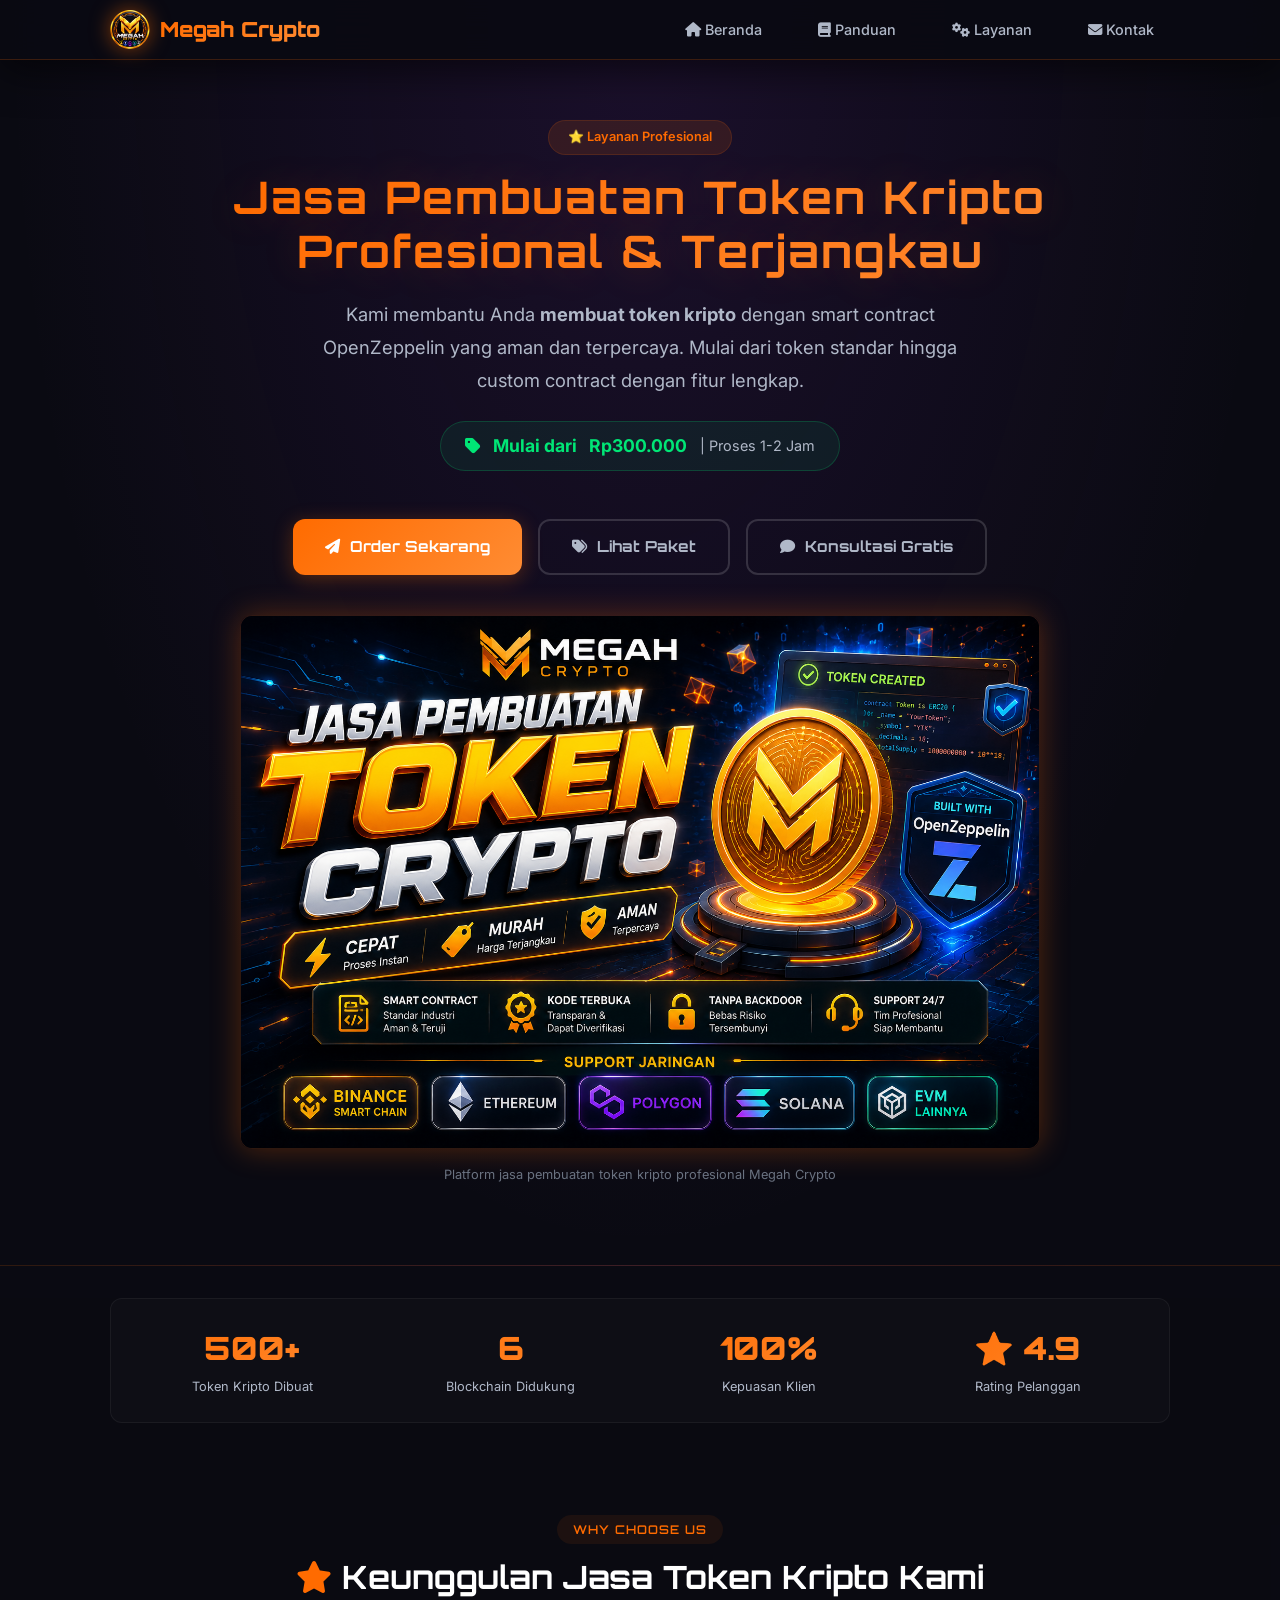
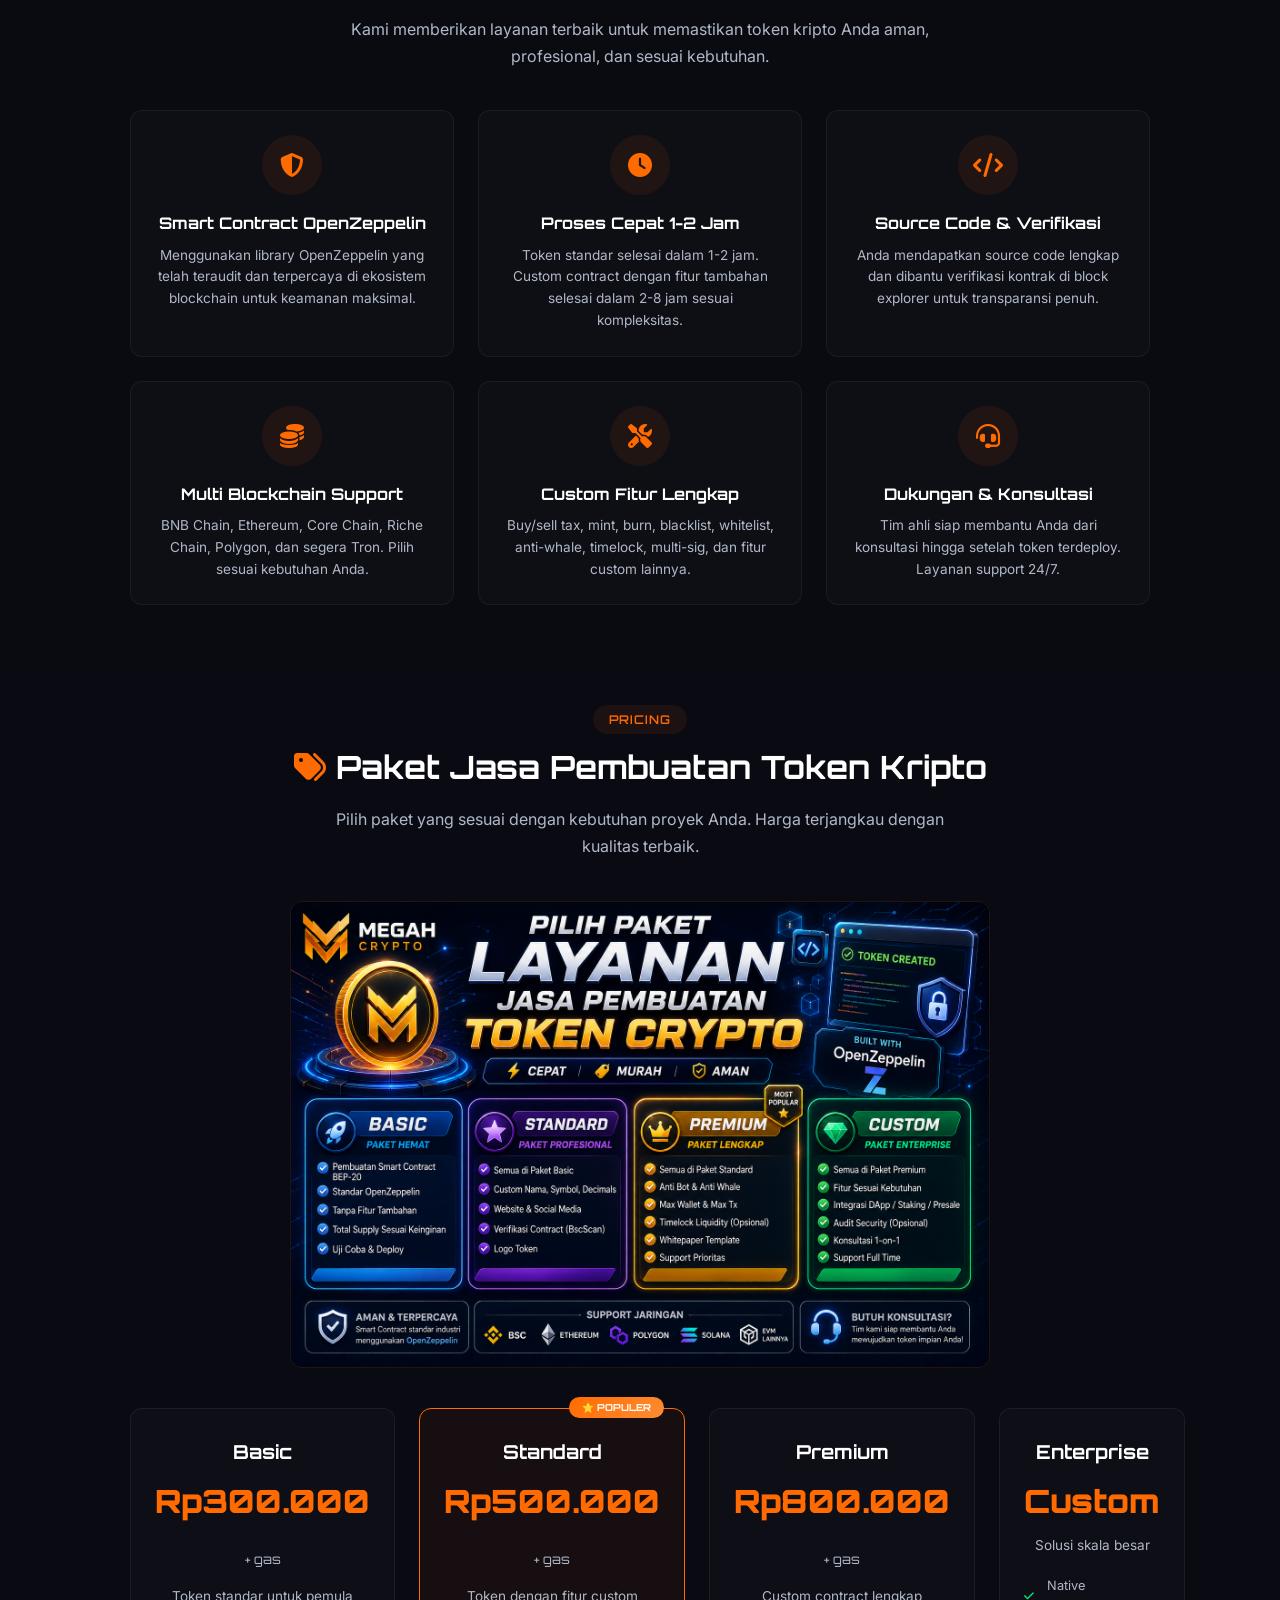
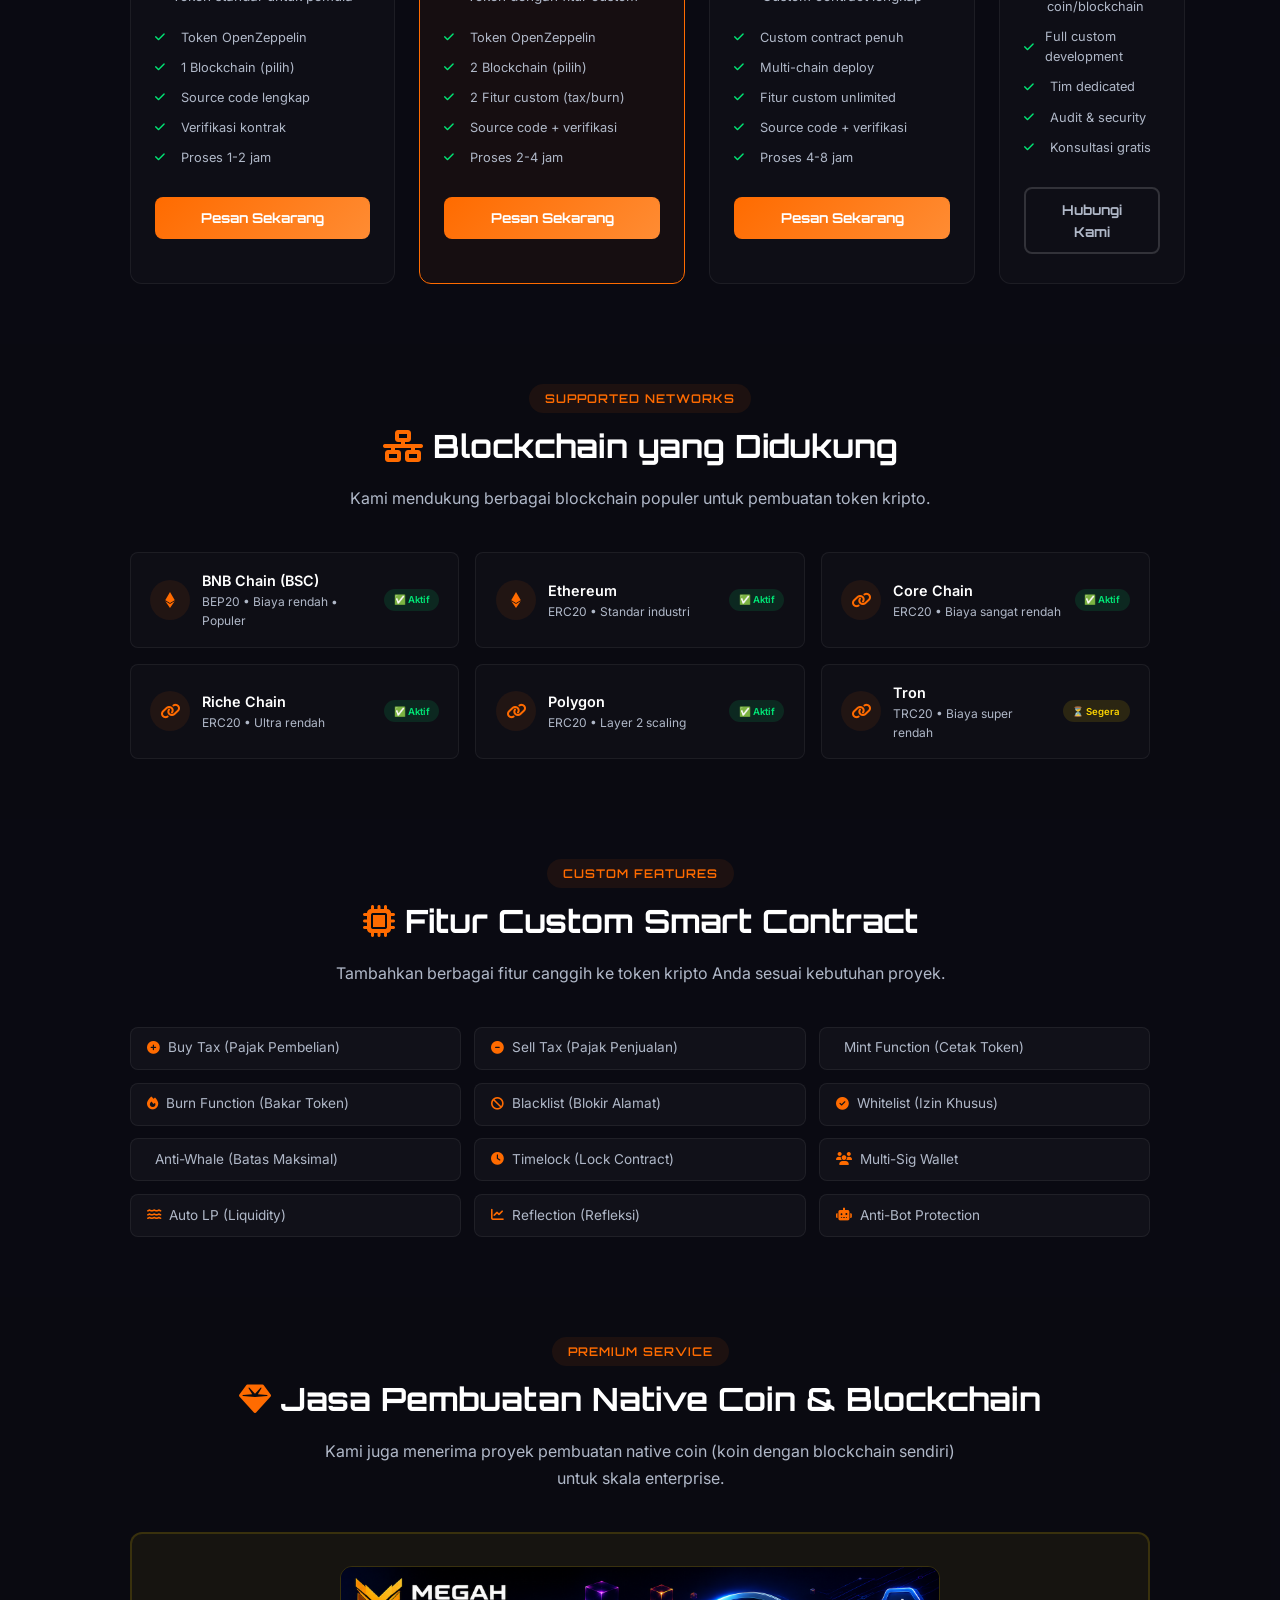
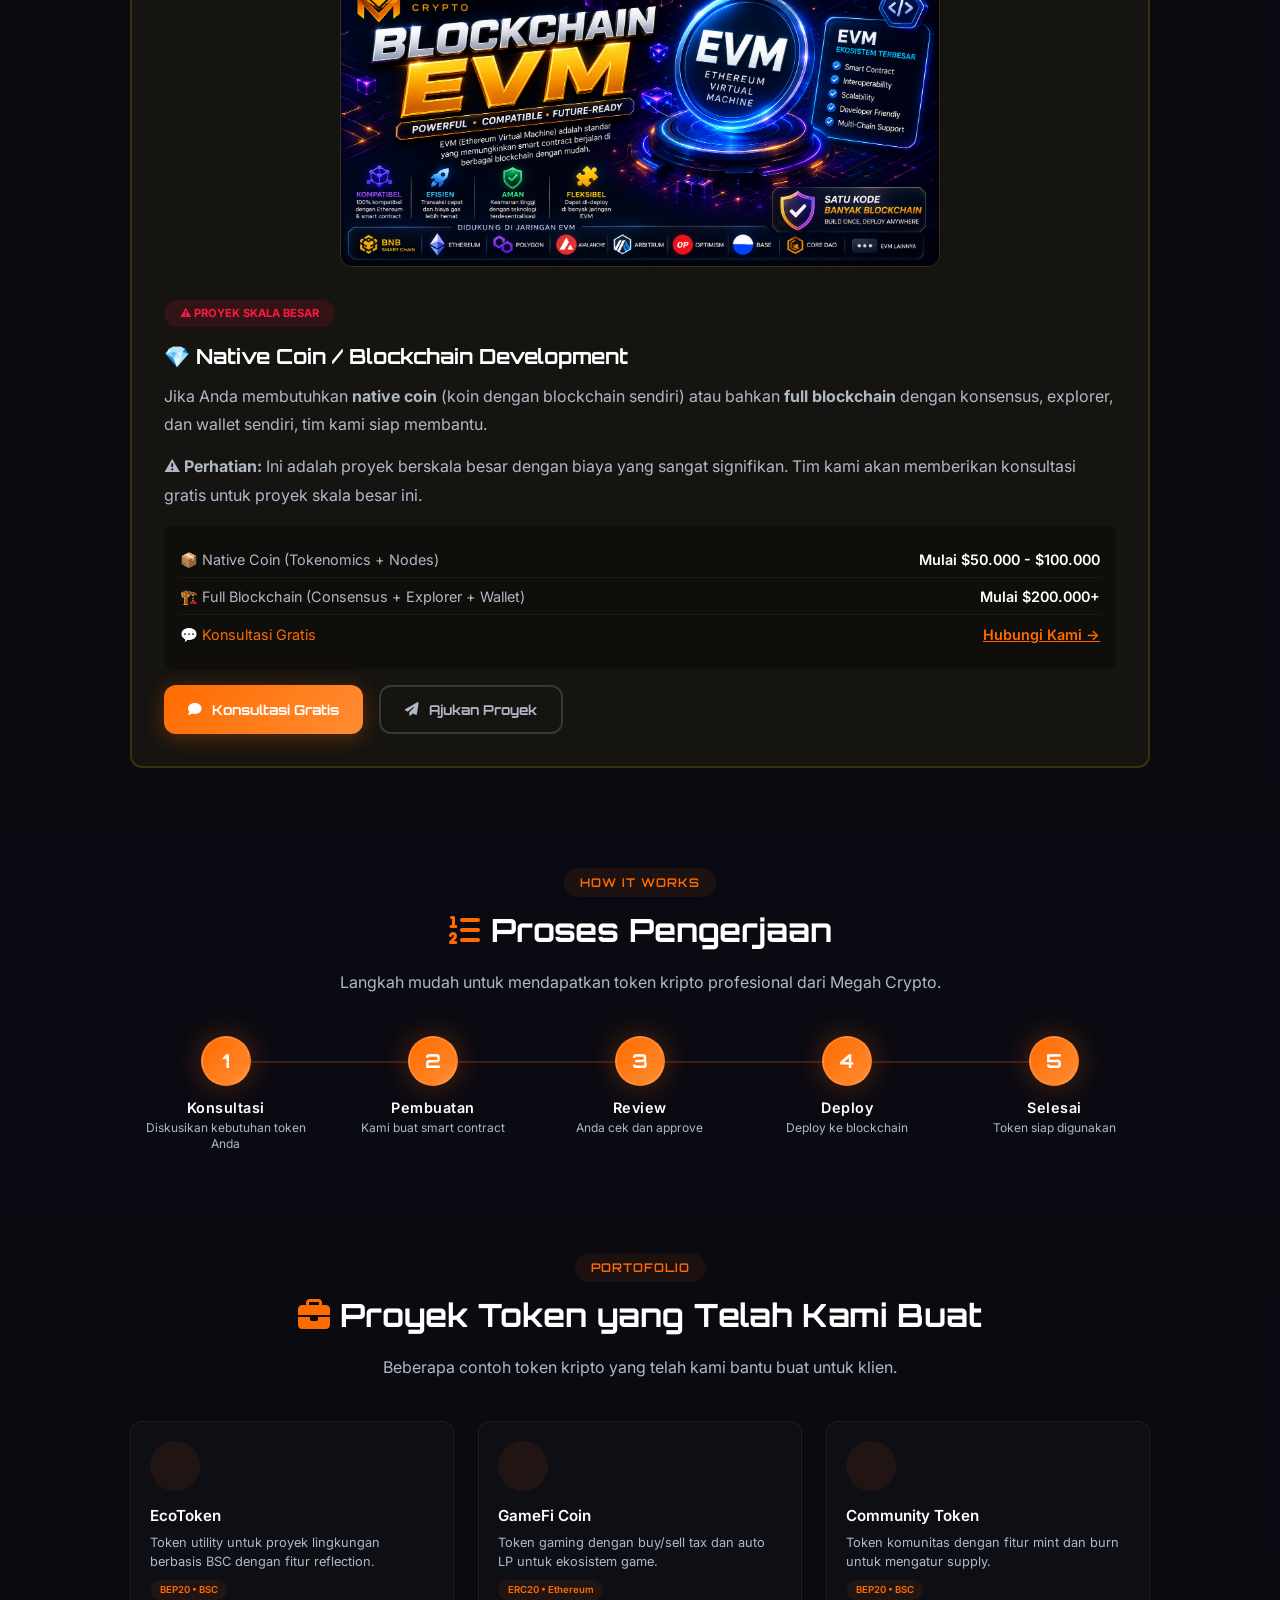
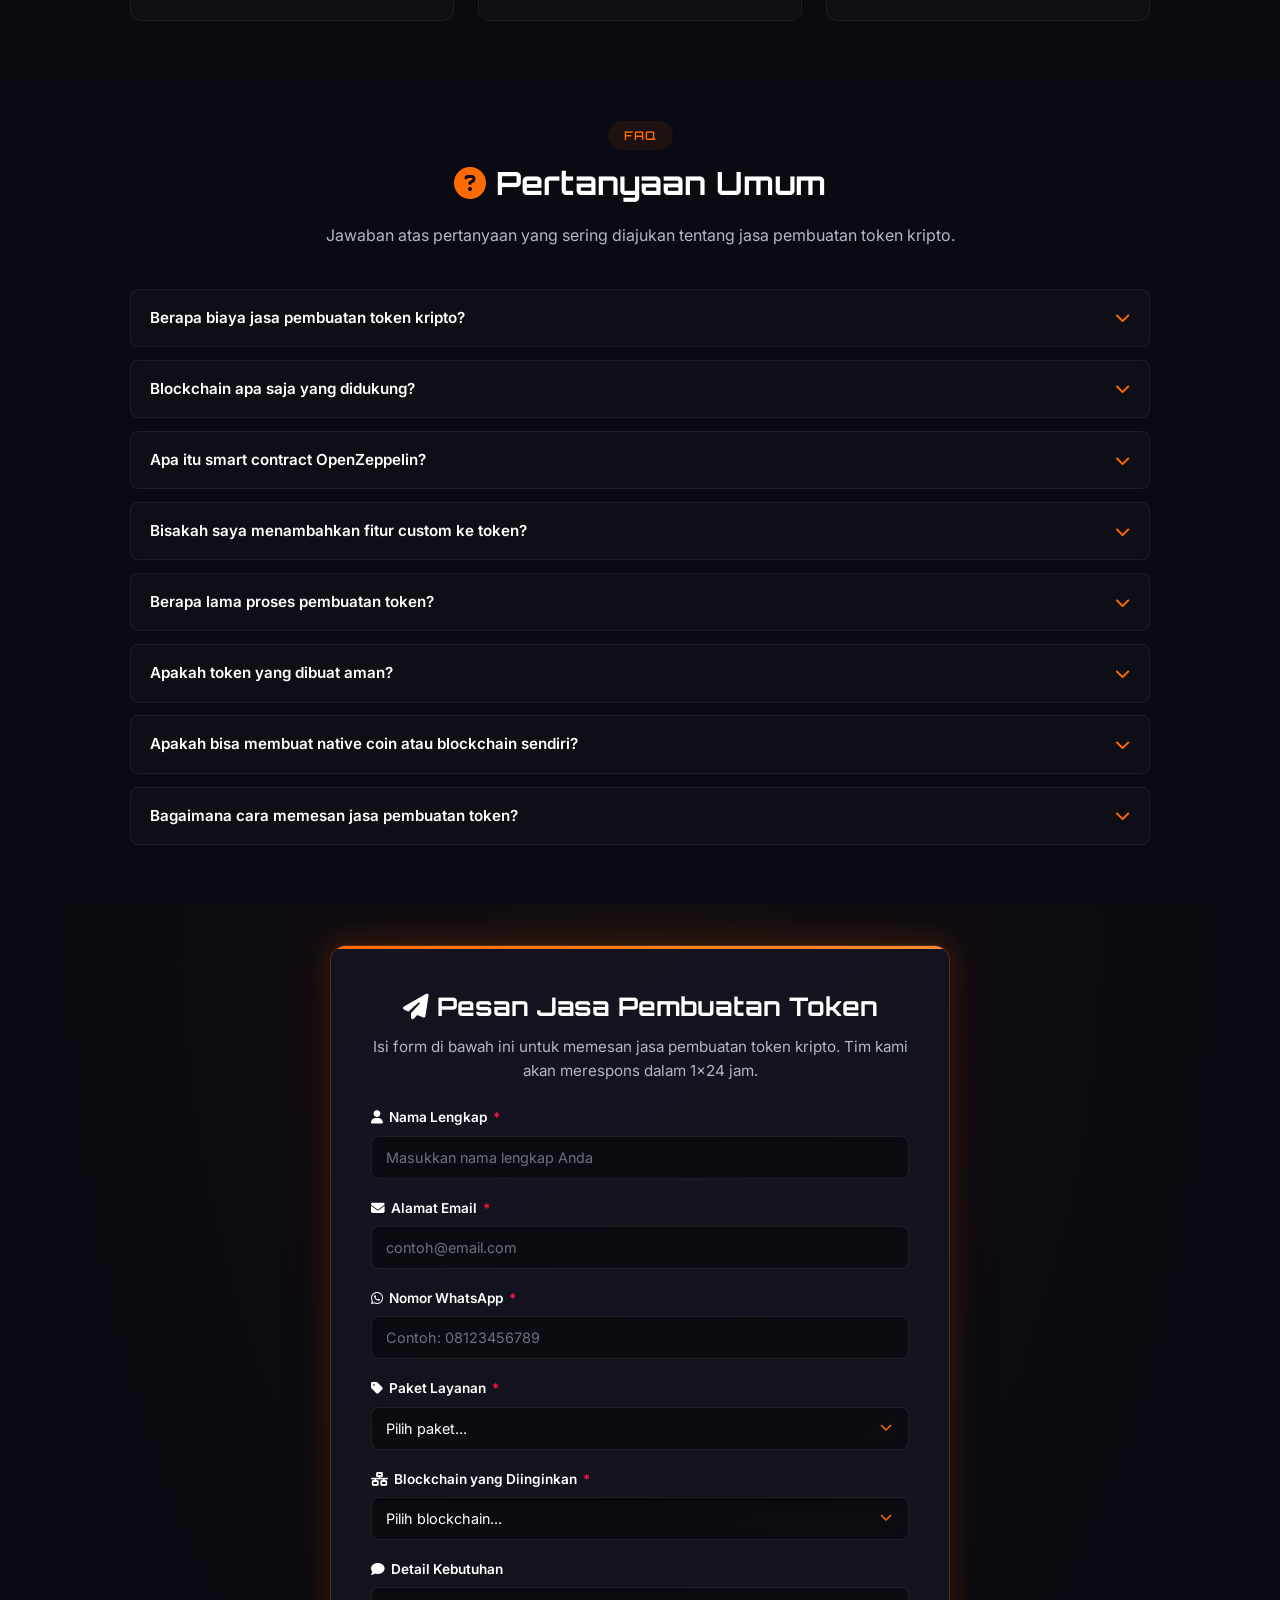
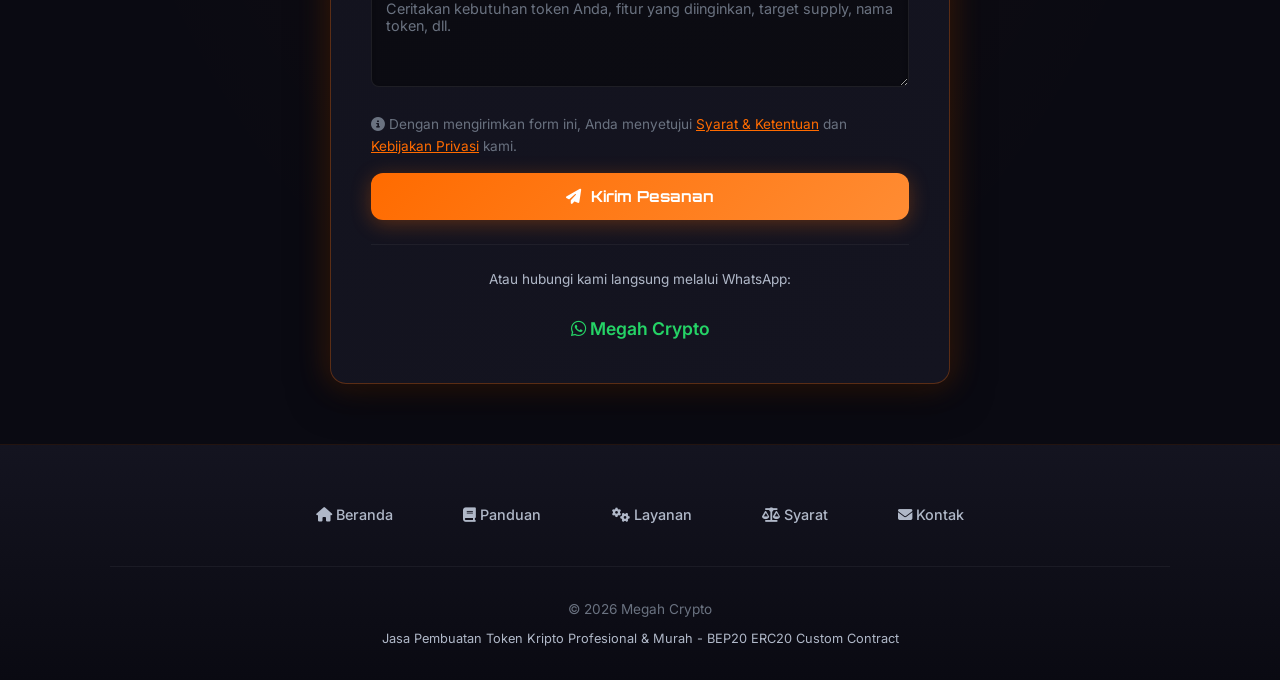
<file: services/index.html>
<!DOCTYPE html>
<html lang="id">

<head>
    <meta charset="UTF-8">
    <meta name="viewport" content="width=device-width, initial-scale=1.0">
    <meta http-equiv="X-UA-Compatible" content="ie=edge">
    <link rel="shortcut icon" type="image/png" href="https://megahcrypto.github.io/images/megah-logo.png" />

    <!-- ===== PRIMARY TITLE & META ===== -->
    <title>Jasa Pembuatan Token Kripto Profesional & Murah - BEP20 ERC20 Custom Contract</title>
    <meta name="description"
        content="Jasa buat token kripto profesional dengan smart contract OpenZeppelin. BEP20, ERC20, custom contract. Mulai Rp300.000, garansi keamanan, proses 1 jam. Native coin juga tersedia.">
    <meta name="keywords"
        content="jasa pembuatan token kripto, jasa buat token, jasa pembuatan token erc20, jasa pembuatan token bep20, jasa buat koin kripto, custom smart contract, jasa token murah, jasa buat token bsc, jasa buat token eth">

    <!-- ===== CANONICAL URL ===== -->
    <link rel="canonical" href="https://megahcrypto.github.io/services/">

    <!-- ===== ROBOTS ===== -->
    <meta name="robots" content="index, follow">
    <meta name="googlebot" content="index, follow">

    <!-- ===== OPEN GRAPH ===== -->
    <meta property="og:title" content="Jasa Pembuatan Token Kripto Profesional & Murah - Megah Crypto">
    <meta property="og:description"
        content="Jasa buat token kripto profesional dengan smart contract OpenZeppelin. BEP20, ERC20, custom contract. Mulai Rp300.000.">
    <meta property="og:type" content="website">
    <meta property="og:url" content="https://megahcrypto.github.io/services/">
    <meta property="og:image" content="https://megahcrypto.github.io/images/jasa-pembuatan-token-kripto.png">
    <meta property="og:site_name" content="Megah Crypto - Jasa Token Kripto">
    <meta property="og:locale" content="id_ID">

    <!-- ===== TWITTER CARD ===== -->
    <meta name="twitter:card" content="summary_large_image">
    <meta name="twitter:title" content="Jasa Pembuatan Token Kripto Profesional & Murah">
    <meta name="twitter:description"
        content="Jasa buat token kripto profesional dengan smart contract OpenZeppelin. Mulai Rp300.000, garansi keamanan.">
    <meta name="twitter:image" content="https://megahcrypto.github.io/images/jasa-pembuatan-token-kripto.png">
    <meta name="twitter:creator" content="@MegahCrypto">

    <!-- ===== SCHEMA.ORG STRUCTURED DATA ===== -->
    <script type="application/ld+json">
        {
            "@context": "https://schema.org",
            "@type": "Service",
            "name": "Jasa Pembuatan Token Kripto Profesional",
            "description": "Jasa buat token kripto profesional dengan smart contract OpenZeppelin. BEP20, ERC20, custom contract.",
            "provider": {
                "@type": "Organization",
                "name": "Megah Crypto",
                "url": "https://megahcrypto.github.io/"
            },
            "serviceType": "Token Creation Service",
            "offers": [{
                "@type": "Offer",
                "name": "Paket Basic Token",
                "price": "300000",
                "priceCurrency": "IDR",
                "description": "Token standar OpenZeppelin, deploy 1 blockchain",
                "availability": "https://schema.org/InStock"
            }, {
                "@type": "Offer",
                "name": "Paket Standard Token",
                "price": "500000",
                "priceCurrency": "IDR",
                "description": "Token + custom features, 2 blockchain",
                "availability": "https://schema.org/InStock"
            }, {
                "@type": "Offer",
                "name": "Paket Premium Token",
                "price": "800000",
                "priceCurrency": "IDR",
                "description": "Custom contract lengkap, multi-chain",
                "availability": "https://schema.org/InStock"
            }],
            "areaServed": "Worldwide",
            "hasOfferCatalog": {
                "@type": "OfferCatalog",
                "name": "Jasa Pembuatan Token Kripto",
                "itemListElement": [{
                    "@type": "Offer",
                    "itemOffered": {
                        "@type": "Service",
                        "name": "Jasa Buat Token BEP20"
                    }
                }, {
                    "@type": "Offer",
                    "itemOffered": {
                        "@type": "Service",
                        "name": "Jasa Buat Token ERC20"
                    }
                }, {
                    "@type": "Offer",
                    "itemOffered": {
                        "@type": "Service",
                        "name": "Jasa Custom Smart Contract"
                    }
                }]
            }
        }
    </script>

    <!-- ===== FAQ SCHEMA ===== -->
    <script type="application/ld+json">
        {
            "@context": "https://schema.org",
            "@type": "FAQPage",
            "mainEntity": [{
                "@type": "Question",
                "name": "Berapa biaya jasa pembuatan token kripto?",
                "acceptedAnswer": {
                    "@type": "Answer",
                    "text": "Biaya jasa pembuatan token kripto mulai dari Rp300.000 untuk token standar, Rp500.000 untuk token dengan fitur custom, dan Rp800.000 untuk custom contract lengkap. Harga tergantung blockchain yang dipilih dan kompleksitas fitur."
                }
            }, {
                "@type": "Question",
                "name": "Blockchain apa saja yang didukung?",
                "acceptedAnswer": {
                    "@type": "Answer",
                    "text": "Kami mendukung BNB Chain (BEP20), Ethereum (ERC20), Core Chain, Riche Chain, Polygon, dan segera Tron (TRC20)."
                }
            }, {
                "@type": "Question",
                "name": "Apa itu smart contract OpenZeppelin?",
                "acceptedAnswer": {
                    "@type": "Answer",
                    "text": "OpenZeppelin adalah library smart contract yang paling aman dan terpercaya di ekosistem Ethereum. Kami menggunakannya sebagai standar untuk menjamin keamanan token Anda."
                }
            }, {
                "@type": "Question",
                "name": "Bisakah saya menambahkan fitur custom ke token?",
                "acceptedAnswer": {
                    "@type": "Answer",
                    "text": "Ya, kami menerima custom smart contract dengan fitur seperti buy/sell tax, mint, burn, blacklist, whitelist, anti-whale, timelock, multi-sig wallet, dan lain-lain."
                }
            }, {
                "@type": "Question",
                "name": "Berapa lama proses pembuatan token?",
                "acceptedAnswer": {
                    "@type": "Answer",
                    "text": "Proses pembuatan token standar memakan waktu 1-2 jam. Untuk custom contract, waktu pengerjaan 2-8 jam tergantung kompleksitas fitur yang diminta."
                }
            }, {
                "@type": "Question",
                "name": "Apakah token yang dibuat aman?",
                "acceptedAnswer": {
                    "@type": "Answer",
                    "text": "Ya, kami menggunakan smart contract OpenZeppelin yang telah teraudit dan terpercaya. Setiap token melalui proses verifikasi dan pengujian sebelum deploy."
                }
            }]
        }
    </script>

    <!-- ===== BREADCRUMB SCHEMA ===== -->
    <script type="application/ld+json">
        {
            "@context": "https://schema.org",
            "@type": "BreadcrumbList",
            "itemListElement": [{
                "@type": "ListItem",
                "position": 1,
                "name": "Beranda",
                "item": "https://megahcrypto.github.io/"
            }, {
                "@type": "ListItem",
                "position": 2,
                "name": "Jasa Pembuatan Token Kripto",
                "item": "https://megahcrypto.github.io/services/"
            }]
        }
    </script>

    <!-- ===== FONTS & ICONS ===== -->
    <link rel="stylesheet" href="https://cdnjs.cloudflare.com/ajax/libs/font-awesome/6.5.0/css/all.min.css">
    <link
        href="https://fonts.googleapis.com/css2?family=Inter:wght@400;500;600;700;800;900&family=Orbitron:wght@400;500;700;900&display=swap"
        rel="stylesheet">
    <link rel="stylesheet" href="https://cdnjs.cloudflare.com/ajax/libs/animate.css/4.1.1/animate.min.css">

    <!-- ===== STYLESHEETS ===== -->
    <link rel="stylesheet" href="../css/style.css">
    <link rel="stylesheet" href="../css/responsive.css">

    <!-- ===== SERVICES SPECIFIC STYLES ===== -->
    <style>
        /* ========================================
           SERVICES PAGE STYLES
           ======================================== */

        /* Hero Section */
        .services-hero {
            padding: 0;
            position: relative;
            display: flex;
            align-items: center;
            overflow: hidden;
            background: radial-gradient(ellipse at 50% 0%, rgba(123, 47, 190, 0.15), transparent 70%);
            border-bottom: 1px solid rgba(255, 107, 0, 0.15);
            min-height: 90vh;
            width: 100%;
        }

        .services-hero .container {
            display: flex;
            align-items: center;
            justify-content: center;
            min-height: calc(90vh - 60px);
            padding: 100px 0 60px;
        }

        .services-hero-content {
            text-align: center;
            position: relative;
            z-index: 2;
            width: 100%;
            max-width: 900px;
            padding: 20px 0;
        }

        .services-hero-content .badge-top {
            display: inline-block;
            background: rgba(255, 107, 0, 0.12);
            color: var(--primary);
            padding: 0.4rem 1.2rem;
            border-radius: 20px;
            font-size: 0.8rem;
            font-weight: 600;
            margin-bottom: 1rem;
            border: 1px solid rgba(255, 107, 0, 0.15);
        }

        .services-hero-content h1 {
            font-size: 2.8rem;
            margin-bottom: 1.2rem;
            background: var(--primary-gradient);
            -webkit-background-clip: text;
            -webkit-text-fill-color: transparent;
            background-clip: text;
            text-shadow: 0 0 40px rgba(255, 107, 0, 0.2);
            letter-spacing: 2px;
            line-height: 1.2;
        }

        .services-hero-content .subtitle {
            font-size: 1.15rem;
            color: var(--text-secondary);
            max-width: 700px;
            margin: 0 auto 1.5rem;
            line-height: 1.8;
        }

        .services-hero-content .price-tag {
            display: inline-flex;
            align-items: center;
            gap: 0.8rem;
            background: rgba(0, 230, 118, 0.08);
            border: 1px solid rgba(0, 230, 118, 0.2);
            padding: 0.6rem 1.5rem;
            border-radius: 30px;
            color: var(--success);
            font-weight: 700;
            font-size: 1.1rem;
            margin-bottom: 1.5rem;
        }

        .services-hero-content .price-tag span {
            color: var(--text-secondary);
            font-weight: 400;
            font-size: 0.9rem;
        }

        /* Hero Buttons */
        .hero-buttons-services {
            display: flex;
            gap: 1rem;
            justify-content: center;
            flex-wrap: wrap;
            margin-top: 1.5rem;
        }

        .hero-btn-primary {
            padding: 14px 32px;
            border: none;
            border-radius: var(--radius-md);
            font-weight: 700;
            cursor: pointer;
            transition: all var(--transition-normal);
            text-decoration: none;
            display: inline-flex;
            align-items: center;
            gap: 10px;
            font-size: 0.95rem;
            font-family: var(--font-display);
            background: var(--primary-gradient);
            color: var(--text);
            box-shadow: 0 4px 20px rgba(255, 107, 0, 0.3);
        }

        .hero-btn-primary:hover {
            transform: translateY(-3px);
            box-shadow: 0 8px 30px rgba(255, 107, 0, 0.5);
        }

        .hero-btn-secondary {
            padding: 14px 32px;
            border: 2px solid rgba(255, 255, 255, 0.15);
            border-radius: var(--radius-md);
            font-weight: 700;
            cursor: pointer;
            transition: all var(--transition-normal);
            text-decoration: none;
            display: inline-flex;
            align-items: center;
            gap: 10px;
            font-size: 0.95rem;
            font-family: var(--font-display);
            background: transparent;
            color: var(--text-secondary);
        }

        .hero-btn-secondary:hover {
            border-color: var(--primary);
            color: var(--text);
            transform: translateY(-3px);
        }

        /* Trust Badges */
        .trust-badges {
            display: grid;
            grid-template-columns: repeat(4, 1fr);
            gap: 1.5rem;
            margin: 2rem 0;
            padding: 1.5rem;
            background: rgba(255, 255, 255, 0.02);
            border-radius: var(--radius-md);
            border: 1px solid rgba(255, 255, 255, 0.05);
        }

        .trust-item {
            text-align: center;
        }

        .trust-item .number {
            font-size: 2rem;
            font-weight: 900;
            background: var(--primary-gradient);
            -webkit-background-clip: text;
            -webkit-text-fill-color: transparent;
            background-clip: text;
            font-family: var(--font-display);
        }

        .trust-item .label {
            color: var(--text-secondary);
            font-size: 0.8rem;
            margin-top: 0.2rem;
        }

        /* Section Common */
        .services-section {
            padding: 40px 0 60px;
            background: rgba(10, 10, 18, 0.6);
        }

        .services-section .container {
            max-width: 1100px;
        }

        .section-header-custom {
            text-align: center;
            margin-bottom: 2.5rem;
        }

        .section-header-custom .tag {
            display: inline-block;
            background: rgba(255, 107, 0, 0.08);
            color: var(--primary);
            padding: 0.3rem 1rem;
            border-radius: 20px;
            font-size: 0.75rem;
            font-weight: 600;
            margin-bottom: 0.5rem;
            font-family: var(--font-display);
            letter-spacing: 1px;
        }

        .section-header-custom h2 {
            font-size: 2rem;
            color: var(--text);
            margin-bottom: 0.8rem;
            font-family: var(--font-display);
        }

        .section-header-custom h2 i {
            color: var(--primary);
        }

        .section-header-custom p {
            color: var(--text-secondary);
            font-size: 1rem;
            max-width: 650px;
            margin: 0 auto;
            line-height: 1.7;
        }

        /* Cards */
        .services-card {
            background: linear-gradient(145deg, var(--card-bg) 0%, var(--surface) 100%);
            border: 1px solid var(--card-border);
            border-radius: var(--radius-lg);
            padding: 2rem;
            box-shadow: var(--shadow);
            position: relative;
            overflow: hidden;
            transition: all var(--transition-normal);
        }

        .services-card::before {
            content: '';
            position: absolute;
            top: 0;
            left: 0;
            right: 0;
            height: 3px;
            background: var(--primary-gradient);
        }

        .services-card:hover {
            transform: translateY(-5px);
            border-color: rgba(255, 107, 0, 0.3);
            box-shadow: var(--glow), var(--shadow);
        }

        /* Keunggulan Grid */
        .keunggulan-grid {
            display: grid;
            grid-template-columns: repeat(3, 1fr);
            gap: 1.5rem;
        }

        .keunggulan-item {
            background: rgba(255, 255, 255, 0.02);
            border: 1px solid rgba(255, 255, 255, 0.05);
            border-radius: var(--radius-md);
            padding: 1.5rem;
            text-align: center;
            transition: all var(--transition-fast);
        }

        .keunggulan-item:hover {
            border-color: rgba(255, 107, 0, 0.2);
            background: rgba(255, 107, 0, 0.03);
            transform: translateY(-3px);
        }

        .keunggulan-item .icon-box {
            width: 60px;
            height: 60px;
            border-radius: 50%;
            background: rgba(255, 107, 0, 0.08);
            display: flex;
            align-items: center;
            justify-content: center;
            margin: 0 auto 1rem;
            font-size: 1.5rem;
            color: var(--primary);
        }

        .keunggulan-item h4 {
            color: var(--text);
            font-size: 1rem;
            margin-bottom: 0.5rem;
        }

        .keunggulan-item p {
            color: var(--text-secondary);
            font-size: 0.85rem;
            line-height: 1.6;
            margin-bottom: 0;
        }

        /* Pricing Table */
        .pricing-grid {
            display: grid;
            grid-template-columns: repeat(4, 1fr);
            gap: 1.5rem;
        }

        .pricing-card {
            background: rgba(255, 255, 255, 0.02);
            border: 1px solid rgba(255, 255, 255, 0.06);
            border-radius: var(--radius-md);
            padding: 1.8rem 1.5rem;
            text-align: center;
            transition: all var(--transition-fast);
            position: relative;
        }

        .pricing-card:hover {
            transform: translateY(-5px);
            border-color: rgba(255, 107, 0, 0.2);
        }

        .pricing-card.popular {
            border-color: var(--primary);
            background: rgba(255, 107, 0, 0.05);
        }

        .pricing-card.popular::after {
            content: '⭐ POPULER';
            position: absolute;
            top: -12px;
            right: 20px;
            background: var(--primary-gradient);
            color: white;
            padding: 0.2rem 0.8rem;
            border-radius: 20px;
            font-size: 0.6rem;
            font-weight: 700;
            font-family: var(--font-display);
        }

        .pricing-card .plan-name {
            color: var(--text);
            font-size: 1.2rem;
            font-weight: 700;
            font-family: var(--font-display);
            margin-bottom: 0.3rem;
        }

        .pricing-card .plan-price {
            font-size: 2rem;
            font-weight: 900;
            color: var(--primary);
            font-family: var(--font-display);
            margin: 0.5rem 0;
        }

        .pricing-card .plan-price small {
            font-size: 0.8rem;
            font-weight: 400;
            color: var(--text-secondary);
        }

        .pricing-card .plan-desc {
            color: var(--text-secondary);
            font-size: 0.85rem;
            margin-bottom: 1rem;
            line-height: 1.5;
        }

        .pricing-card ul {
            list-style: none;
            padding: 0;
            text-align: left;
            margin: 1rem 0;
        }

        .pricing-card ul li {
            color: var(--text-secondary);
            font-size: 0.8rem;
            padding: 0.3rem 0;
            display: flex;
            align-items: center;
            gap: 8px;
        }

        .pricing-card ul li i {
            color: var(--success);
            font-size: 0.7rem;
            width: 18px;
        }

        .pricing-card .btn-order {
            display: inline-block;
            padding: 10px 24px;
            border: none;
            border-radius: var(--radius-sm);
            font-weight: 700;
            cursor: pointer;
            transition: all var(--transition-fast);
            text-decoration: none;
            font-size: 0.85rem;
            font-family: var(--font-display);
            background: var(--primary-gradient);
            color: var(--text);
            width: 100%;
            margin-top: 0.5rem;
        }

        .pricing-card .btn-order:hover {
            transform: translateY(-2px);
            box-shadow: var(--glow);
        }

        .pricing-card .btn-order.outline {
            background: transparent;
            border: 2px solid rgba(255, 255, 255, 0.15);
            color: var(--text-secondary);
        }

        .pricing-card .btn-order.outline:hover {
            border-color: var(--primary);
            color: var(--text);
        }

        /* Blockchain Grid */
        .blockchain-grid {
            display: grid;
            grid-template-columns: repeat(3, 1fr);
            gap: 1rem;
        }

        .blockchain-item {
            background: rgba(255, 255, 255, 0.02);
            border: 1px solid rgba(255, 255, 255, 0.06);
            border-radius: var(--radius-sm);
            padding: 1rem 1.2rem;
            display: flex;
            align-items: center;
            gap: 12px;
            transition: all var(--transition-fast);
        }

        .blockchain-item:hover {
            border-color: rgba(255, 107, 0, 0.2);
            background: rgba(255, 107, 0, 0.03);
        }

        .blockchain-item .chain-icon {
            width: 40px;
            height: 40px;
            border-radius: 50%;
            background: rgba(255, 107, 0, 0.08);
            display: flex;
            align-items: center;
            justify-content: center;
            font-size: 1rem;
            color: var(--primary);
            flex-shrink: 0;
        }

        .blockchain-item .chain-info {
            flex: 1;
        }

        .blockchain-item .chain-info .name {
            color: var(--text);
            font-weight: 600;
            font-size: 0.9rem;
        }

        .blockchain-item .chain-info .detail {
            color: var(--text-secondary);
            font-size: 0.75rem;
        }

        .blockchain-item .chain-status {
            font-size: 0.6rem;
            padding: 0.2rem 0.6rem;
            border-radius: 12px;
            font-weight: 600;
        }

        .blockchain-item .chain-status.active {
            background: rgba(0, 230, 118, 0.12);
            color: var(--success);
        }

        .blockchain-item .chain-status.coming {
            background: rgba(255, 215, 0, 0.12);
            color: var(--warning);
        }

        /* Custom Features */
        .features-grid {
            display: grid;
            grid-template-columns: repeat(3, 1fr);
            gap: 0.8rem;
        }

        .feature-tag {
            background: rgba(255, 255, 255, 0.03);
            border: 1px solid rgba(255, 255, 255, 0.06);
            border-radius: var(--radius-sm);
            padding: 0.6rem 1rem;
            display: flex;
            align-items: center;
            gap: 8px;
            color: var(--text-secondary);
            font-size: 0.85rem;
            transition: all var(--transition-fast);
        }

        .feature-tag:hover {
            border-color: rgba(255, 107, 0, 0.2);
            background: rgba(255, 107, 0, 0.03);
            color: var(--text);
        }

        .feature-tag i {
            color: var(--primary);
            font-size: 0.8rem;
        }

        /* Native Coin Service */
        .native-coin-box {
            background: rgba(255, 215, 0, 0.05);
            border: 2px solid rgba(255, 215, 0, 0.15);
            border-radius: var(--radius-md);
            padding: 2rem;
            margin-top: 1.5rem;
        }

        .native-coin-box .warning-badge {
            display: inline-block;
            background: rgba(255, 23, 68, 0.12);
            color: var(--error);
            padding: 0.3rem 1rem;
            border-radius: 20px;
            font-size: 0.7rem;
            font-weight: 700;
            margin-bottom: 0.8rem;
        }

        .native-coin-box h3 {
            color: var(--text);
            font-size: 1.3rem;
            margin-bottom: 0.5rem;
        }

        .native-coin-box p {
            color: var(--text-secondary);
            line-height: 1.8;
            margin-bottom: 0.8rem;
        }

        .native-coin-box .cost-estimate {
            background: rgba(0, 0, 0, 0.3);
            border-radius: var(--radius-sm);
            padding: 1rem;
            margin: 1rem 0;
        }

        .native-coin-box .cost-estimate .item {
            display: flex;
            justify-content: space-between;
            padding: 0.4rem 0;
            border-bottom: 1px solid rgba(255, 255, 255, 0.05);
            font-size: 0.9rem;
        }

        .native-coin-box .cost-estimate .item:last-child {
            border-bottom: none;
        }

        .native-coin-box .cost-estimate .item .label {
            color: var(--text-secondary);
        }

        .native-coin-box .cost-estimate .item .value {
            color: var(--text);
            font-weight: 600;
        }

        /* Process Steps */
        .process-steps {
            display: grid;
            grid-template-columns: repeat(5, 1fr);
            gap: 1rem;
            margin-top: 1.5rem;
        }

        .process-step {
            text-align: center;
            position: relative;
        }

        .process-step .step-number {
            width: 50px;
            height: 50px;
            border-radius: 50%;
            background: var(--primary-gradient);
            color: white;
            display: flex;
            align-items: center;
            justify-content: center;
            font-size: 1.2rem;
            font-weight: 700;
            font-family: var(--font-display);
            margin: 0 auto 0.8rem;
            box-shadow: var(--glow);
        }

        .process-step .step-label {
            color: var(--text);
            font-weight: 600;
            font-size: 0.9rem;
            margin-bottom: 0.2rem;
        }

        .process-step .step-desc {
            color: var(--text-secondary);
            font-size: 0.75rem;
            line-height: 1.4;
        }

        .process-step .step-line {
            position: absolute;
            top: 25px;
            right: -50%;
            width: 100%;
            height: 2px;
            background: rgba(255, 107, 0, 0.2);
        }

        .process-step:last-child .step-line {
            display: none;
        }

        /* Portofolio */
        .portofolio-grid {
            display: grid;
            grid-template-columns: repeat(3, 1fr);
            gap: 1.5rem;
        }

        .portofolio-item {
            background: rgba(255, 255, 255, 0.02);
            border: 1px solid rgba(255, 255, 255, 0.06);
            border-radius: var(--radius-md);
            padding: 1.2rem;
            transition: all var(--transition-fast);
        }

        .portofolio-item:hover {
            border-color: rgba(255, 107, 0, 0.2);
            transform: translateY(-3px);
        }

        .portofolio-item .project-icon {
            width: 50px;
            height: 50px;
            border-radius: 50%;
            background: rgba(255, 107, 0, 0.08);
            display: flex;
            align-items: center;
            justify-content: center;
            font-size: 1.2rem;
            color: var(--primary);
            margin-bottom: 0.8rem;
        }

        .portofolio-item .project-name {
            color: var(--text);
            font-weight: 600;
            font-size: 0.95rem;
        }

        .portofolio-item .project-detail {
            color: var(--text-secondary);
            font-size: 0.8rem;
            margin-top: 0.3rem;
            line-height: 1.5;
        }

        .portofolio-item .project-tag {
            display: inline-block;
            background: rgba(255, 107, 0, 0.08);
            color: var(--primary);
            padding: 0.15rem 0.6rem;
            border-radius: 12px;
            font-size: 0.6rem;
            font-weight: 600;
            margin-top: 0.5rem;
        }

        /* FAQ Accordion */
        .faq-list {
            display: grid;
            grid-template-columns: 1fr;
            gap: 0.8rem;
        }

        .faq-item {
            background: rgba(255, 255, 255, 0.02);
            border: 1px solid rgba(255, 255, 255, 0.06);
            border-radius: var(--radius-sm);
            overflow: hidden;
        }

        .faq-item .faq-question {
            padding: 1rem 1.2rem;
            cursor: pointer;
            display: flex;
            justify-content: space-between;
            align-items: center;
            transition: all var(--transition-fast);
            color: var(--text);
            font-weight: 600;
            font-size: 0.95rem;
        }

        .faq-item .faq-question:hover {
            background: rgba(255, 107, 0, 0.05);
        }

        .faq-item .faq-question i {
            color: var(--primary);
            transition: transform var(--transition-fast);
        }

        .faq-item .faq-question.active i {
            transform: rotate(180deg);
        }

        .faq-item .faq-answer {
            padding: 0 1.2rem;
            max-height: 0;
            overflow: hidden;
            transition: all 0.3s ease;
            color: var(--text-secondary);
            font-size: 0.9rem;
            line-height: 1.7;
        }

        .faq-item .faq-answer.open {
            padding: 0 1.2rem 1rem;
            max-height: 300px;
        }

        /* CTA Form */
        .cta-form-section {
            background: radial-gradient(ellipse at 50% 0%, rgba(255, 107, 0, 0.05), transparent 70%);
            padding: 40px 0 60px;
        }

        .cta-form-section .container {
            max-width: 700px;
        }

        .cta-form-card {
            background: linear-gradient(145deg, var(--card-bg) 0%, var(--surface) 100%);
            border: 1px solid var(--card-border);
            border-radius: var(--radius-lg);
            padding: 2.5rem;
            box-shadow: var(--shadow), var(--glow);
            position: relative;
            overflow: hidden;
        }

        .cta-form-card::before {
            content: '';
            position: absolute;
            top: 0;
            left: 0;
            right: 0;
            height: 3px;
            background: var(--primary-gradient);
        }

        .cta-form-card h2 {
            color: var(--text);
            font-size: 1.6rem;
            text-align: center;
            margin-bottom: 0.5rem;
            font-family: var(--font-display);
        }

        .cta-form-card p {
            color: var(--text-secondary);
            text-align: center;
            margin-bottom: 1.5rem;
            font-size: 0.95rem;
        }

        .form-group-services {
            margin-bottom: 1.2rem;
        }

        .form-group-services label {
            display: block;
            margin-bottom: 0.4rem;
            color: var(--text);
            font-weight: 600;
            font-size: 0.85rem;
            display: flex;
            align-items: center;
            gap: 6px;
        }

        .form-group-services label .required {
            color: var(--error);
        }

        .form-group-services .form-control {
            width: 100%;
            padding: 12px 14px;
            border: 1px solid rgba(255, 255, 255, 0.08);
            border-radius: var(--radius-sm);
            background: rgba(0, 0, 0, 0.4);
            color: var(--text);
            font-size: 0.9rem;
            transition: all var(--transition-fast);
            font-family: var(--font-primary);
        }

        .form-group-services .form-control:focus {
            outline: none;
            border-color: var(--primary);
            box-shadow: 0 0 0 3px rgba(255, 107, 0, 0.1), var(--glow);
        }

        .form-group-services .form-control::placeholder {
            color: var(--text-muted);
        }

        .form-group-services textarea.form-control {
            resize: vertical;
            min-height: 100px;
        }

        .form-group-services select.form-control {
            appearance: none;
            background-image: url("data:image/svg+xml,%3Csvg xmlns='http://www.w3.org/2000/svg' width='12' height='8' viewBox='0 0 12 8'%3E%3Cpath d='M1 1l5 5 5-5' stroke='%23FF6B00' stroke-width='1.5' fill='none'/%3E%3C/svg%3E");
            background-repeat: no-repeat;
            background-position: right 16px center;
        }

        .btn-submit-order {
            padding: 14px 32px;
            border: none;
            border-radius: var(--radius-md);
            font-weight: 700;
            cursor: pointer;
            transition: all var(--transition-normal);
            text-decoration: none;
            display: inline-flex;
            align-items: center;
            gap: 10px;
            font-size: 0.95rem;
            font-family: var(--font-display);
            background: var(--primary-gradient);
            color: var(--text);
            box-shadow: 0 4px 20px rgba(255, 107, 0, 0.3);
            width: 100%;
            justify-content: center;
        }

        .btn-submit-order:hover {
            transform: translateY(-3px);
            box-shadow: 0 8px 30px rgba(255, 107, 0, 0.5);
        }

        .btn-submit-order:disabled {
            opacity: 0.6;
            cursor: not-allowed;
            transform: none !important;
        }

        .form-success-services {
            display: none;
            text-align: center;
            padding: 2rem;
            background: rgba(0, 230, 118, 0.05);
            border-radius: var(--radius-md);
            border: 2px solid var(--success);
        }

        .form-success-services.active {
            display: block;
            animation: fadeIn 0.5s ease;
        }

        .form-success-services i {
            font-size: 3rem;
            color: var(--success);
            margin-bottom: 1rem;
        }

        .form-success-services h3 {
            color: var(--text);
            margin-bottom: 0.5rem;
        }

        .form-success-services p {
            color: var(--text-secondary);
        }

        /* Hero Banner Image */
        .hero-banner-image {
            margin-top: 2.5rem;
            text-align: center;
        }

        .hero-banner-image img {
            max-width: 100%;
            height: auto;
            border-radius: var(--radius-md);
            border: 1px solid rgba(255, 107, 0, 0.15);
            box-shadow: var(--glow);
        }

        .hero-banner-image .caption {
            color: var(--text-muted);
            font-size: 0.8rem;
            margin-top: 0.5rem;
        }

        /* Section Banner Image */
        .section-banner-image {
            text-align: center;
            margin-bottom: 2rem;
        }

        .section-banner-image img {
            max-width: 100%;
            height: auto;
            border-radius: var(--radius-md);
            border: 1px solid rgba(255, 107, 0, 0.1);
        }

        /* Native Coin Banner */
        .native-coin-banner {
            text-align: center;
            margin-bottom: 1.5rem;
        }

        .native-coin-banner img {
            max-width: 100%;
            height: auto;
            border-radius: var(--radius-md);
            border: 1px solid rgba(255, 215, 0, 0.15);
        }

        /* Responsive */
        @media (max-width: 991px) {
            .keunggulan-grid {
                grid-template-columns: repeat(2, 1fr);
            }

            .pricing-grid {
                grid-template-columns: repeat(2, 1fr);
            }

            .blockchain-grid {
                grid-template-columns: repeat(2, 1fr);
            }

            .features-grid {
                grid-template-columns: repeat(2, 1fr);
            }

            .process-steps {
                grid-template-columns: repeat(3, 1fr);
                gap: 1.5rem;
            }

            .process-step .step-line {
                display: none;
            }

            .portofolio-grid {
                grid-template-columns: repeat(2, 1fr);
            }
        }

        @media (max-width: 767px) {
            .services-hero-content h1 {
                font-size: 1.8rem;
            }

            .services-hero-content .subtitle {
                font-size: 0.95rem;
            }

            .services-hero .container {
                padding: 80px 0 30px;
                min-height: auto;
            }

            .services-hero {
                min-height: auto;
            }

            .trust-badges {
                grid-template-columns: repeat(2, 1fr);
                gap: 1rem;
                padding: 1rem;
            }

            .trust-item .number {
                font-size: 1.5rem;
            }

            .keunggulan-grid {
                grid-template-columns: 1fr;
            }

            .pricing-grid {
                grid-template-columns: 1fr;
                max-width: 400px;
                margin: 0 auto;
            }

            .blockchain-grid {
                grid-template-columns: 1fr;
            }

            .features-grid {
                grid-template-columns: 1fr 1fr;
            }

            .process-steps {
                grid-template-columns: 1fr 1fr;
                gap: 1rem;
            }

            .portofolio-grid {
                grid-template-columns: 1fr;
            }

            .section-header-custom h2 {
                font-size: 1.5rem;
            }

            .services-card {
                padding: 1.2rem;
            }

            .cta-form-card {
                padding: 1.5rem;
            }

            .cta-form-card h2 {
                font-size: 1.3rem;
            }

            .native-coin-box {
                padding: 1.2rem;
            }

            .hero-btn-primary,
            .hero-btn-secondary {
                padding: 12px 24px;
                font-size: 0.85rem;
                width: 100%;
                justify-content: center;
            }

            .hero-buttons-services {
                flex-direction: column;
                align-items: center;
            }
        }

        @media (max-width: 480px) {
            .services-hero-content h1 {
                font-size: 1.4rem;
            }

            .services-hero-content .price-tag {
                font-size: 0.9rem;
                padding: 0.4rem 1rem;
                flex-wrap: wrap;
                justify-content: center;
            }

            .features-grid {
                grid-template-columns: 1fr;
            }

            .process-steps {
                grid-template-columns: 1fr;
            }

            .trust-badges {
                grid-template-columns: 1fr 1fr;
                gap: 0.8rem;
                padding: 0.8rem;
            }

            .trust-item .number {
                font-size: 1.2rem;
            }

            .trust-item .label {
                font-size: 0.65rem;
            }

            .form-group-services .form-control {
                padding: 10px 12px;
                font-size: 0.85rem;
            }

            .btn-submit-order {
                padding: 12px 20px;
                font-size: 0.85rem;
            }

            .pricing-card {
                padding: 1.2rem 1rem;
            }

            .pricing-card .plan-price {
                font-size: 1.5rem;
            }
        }

        @keyframes fadeIn {
            from {
                opacity: 0;
                transform: translateY(10px);
            }

            to {
                opacity: 1;
                transform: translateY(0);
            }
        }
    </style>
</head>

<body>

    <!-- ===== LOADING SCREEN ===== -->
    <div class="loading-screen" id="loadingScreen">
        <div class="hologram-loader">
            <div class="hologram-ring"></div>
            <div class="hologram-ring"></div>
            <div class="hologram-ring"></div>
        </div>
        <div class="logo-explosion">Megah Crypto</div>
        <p style="color: var(--text-secondary); margin-top: 0.5rem; font-size: 0.9rem;">Jasa Pembuatan Token Kripto</p>
    </div>

    <!-- ===== BACKGROUND EFFECTS ===== -->
    <div class="lightning-background">
        <div class="lightning"></div>
        <div class="lightning"></div>
        <div class="lightning"></div>
        <div class="lightning"></div>
        <div class="lightning"></div>
    </div>

    <div class="grid-overlay"></div>

    <!-- ===== HEADER ===== -->
    <header role="banner">
        <div class="container nav-container">
            <a href="https://megahcrypto.github.io/" class="logo"
                aria-label="Platform Generator Token Kripto - Kembali ke beranda">
                <img src="https://megahcrypto.github.io/images/megah-logo.png"
                    alt="Logo Megah Crypto - Jasa Pembuatan Token Kripto" loading="lazy" width="36" height="36">
                <span>Megah Crypto</span>
            </a>

            <nav class="nav-links" role="navigation" aria-label="Navigasi utama">
                <a href="https://megahcrypto.github.io/"><i class="fas fa-home" aria-hidden="true"></i> Beranda</a>
                <a href="https://megahcrypto.github.io/guide/"><i class="fas fa-book" aria-hidden="true"></i>
                    Panduan</a>
                <a href="https://megahcrypto.github.io/services/"><i class="fas fa-cogs" aria-hidden="true"></i>
                    Layanan</a>
                <a href="https://megahcrypto.github.io/contact/"><i class="fas fa-envelope"></i> Kontak</a>
            </nav>

            <button class="mobile-menu-btn" id="mobileMenuBtn" aria-label="Buka menu navigasi" aria-expanded="false"
                aria-controls="mobileNav">
                <i class="fas fa-bars" aria-hidden="true"></i>
            </button>
        </div>
    </header>

    <!-- ===== MOBILE NAV ===== -->
    <div class="mobile-nav" id="mobileNav" role="navigation" aria-label="Navigasi mobile">
        <button class="mobile-nav-close" id="mobileNavClose" aria-label="Tutup menu navigasi">
            <i class="fas fa-times" aria-hidden="true"></i>
        </button>
        <nav class="mobile-nav-links">
            <a href="https://megahcrypto.github.io/"><i class="fas fa-home" aria-hidden="true"></i> Beranda</a>
            <a href="https://megahcrypto.github.io/guide/"><i class="fas fa-book" aria-hidden="true"></i> Panduan</a>
            <a href="https://megahcrypto.github.io/services/"><i class="fas fa-cogs" aria-hidden="true"></i> Layanan</a>
            <a href="https://megahcrypto.github.io/terms/"><i class="fa-solid fa-scale-balanced"></i> Syarat</a>
            <a href="https://megahcrypto.github.io/contact/"><i class="fas fa-envelope"></i> Kontak</a>
        </nav>
    </div>

    <!-- ===== HERO SECTION ===== -->
    <section class="services-hero" id="services-hero">
        <div class="container">
            <div class="services-hero-content animate__animated animate__fadeInUp">
                <div class="badge-top">⭐ Layanan Profesional</div>
                <h1>Jasa Pembuatan Token Kripto Profesional & Terjangkau</h1>
                <p class="subtitle">Kami membantu Anda <strong>membuat token kripto</strong> dengan smart contract
                    OpenZeppelin yang aman dan terpercaya. Mulai dari token standar hingga custom contract dengan fitur
                    lengkap.</p>
                <div class="price-tag">
                    <i class="fas fa-tag"></i> Mulai dari <strong>Rp300.000</strong>
                    <span>| Proses 1-2 Jam</span>
                </div>
                <div class="hero-buttons-services">
                    <a href="#order" class="hero-btn-primary">
                        <i class="fas fa-paper-plane" aria-hidden="true"></i> Order Sekarang
                    </a>
                    <a href="#paket" class="hero-btn-secondary">
                        <i class="fas fa-tags" aria-hidden="true"></i> Lihat Paket
                    </a>
                    <a href="https://megahcrypto.github.io/contact/" class="hero-btn-secondary">
                        <i class="fas fa-comment" aria-hidden="true"></i> Konsultasi Gratis
                    </a>
                </div>

                <!-- ===== HERO BANNER IMAGE ===== -->
                <div class="hero-banner-image">
                    <img src="https://megahcrypto.github.io/images/jasa-pembuatan-token-kripto.png"
                        alt="Jasa Pembuatan Token Kripto Profesional - Megah Crypto"
                        title="Jasa Pembuatan Token Kripto - BEP20 ERC20 Custom Contract" loading="lazy" width="800"
                        height="400">
                    <div class="caption">Platform jasa pembuatan token kripto profesional Megah Crypto</div>
                </div>
            </div>
        </div>
    </section>

    <!-- ===== TRUST BADGES ===== -->
    <section style="padding: 0 0 20px; background: rgba(10, 10, 18, 0.6);">
        <div class="container">
            <div class="trust-badges">
                <div class="trust-item">
                    <div class="number">500+</div>
                    <div class="label">Token Kripto Dibuat</div>
                </div>
                <div class="trust-item">
                    <div class="number">6</div>
                    <div class="label">Blockchain Didukung</div>
                </div>
                <div class="trust-item">
                    <div class="number">100%</div>
                    <div class="label">Kepuasan Klien</div>
                </div>
                <div class="trust-item">
                    <div class="number">⭐ 4.9</div>
                    <div class="label">Rating Pelanggan</div>
                </div>
            </div>
        </div>
    </section>

    <!-- ===== KEUNGGULAN ===== -->
    <section class="services-section" id="keunggulan">
        <div class="container">
            <div class="section-header-custom">
                <div class="tag">WHY CHOOSE US</div>
                <h2><i class="fas fa-star"></i> Keunggulan Jasa Token Kripto Kami</h2>
                <p>Kami memberikan layanan terbaik untuk memastikan token kripto Anda aman, profesional, dan sesuai
                    kebutuhan.</p>
            </div>

            <div class="keunggulan-grid">
                <div class="keunggulan-item">
                    <div class="icon-box"><i class="fas fa-shield-alt"></i></div>
                    <h4>Smart Contract OpenZeppelin</h4>
                    <p>Menggunakan library OpenZeppelin yang telah teraudit dan terpercaya di ekosistem blockchain untuk
                        keamanan maksimal.</p>
                </div>
                <div class="keunggulan-item">
                    <div class="icon-box"><i class="fas fa-clock"></i></div>
                    <h4>Proses Cepat 1-2 Jam</h4>
                    <p>Token standar selesai dalam 1-2 jam. Custom contract dengan fitur tambahan selesai dalam 2-8 jam
                        sesuai kompleksitas.</p>
                </div>
                <div class="keunggulan-item">
                    <div class="icon-box"><i class="fas fa-code"></i></div>
                    <h4>Source Code & Verifikasi</h4>
                    <p>Anda mendapatkan source code lengkap dan dibantu verifikasi kontrak di block explorer untuk
                        transparansi penuh.</p>
                </div>
                <div class="keunggulan-item">
                    <div class="icon-box"><i class="fas fa-coins"></i></div>
                    <h4>Multi Blockchain Support</h4>
                    <p>BNB Chain, Ethereum, Core Chain, Riche Chain, Polygon, dan segera Tron. Pilih sesuai kebutuhan
                        Anda.</p>
                </div>
                <div class="keunggulan-item">
                    <div class="icon-box"><i class="fas fa-tools"></i></div>
                    <h4>Custom Fitur Lengkap</h4>
                    <p>Buy/sell tax, mint, burn, blacklist, whitelist, anti-whale, timelock, multi-sig, dan fitur custom
                        lainnya.</p>
                </div>
                <div class="keunggulan-item">
                    <div class="icon-box"><i class="fas fa-headset"></i></div>
                    <h4>Dukungan & Konsultasi</h4>
                    <p>Tim ahli siap membantu Anda dari konsultasi hingga setelah token terdeploy. Layanan support 24/7.
                    </p>
                </div>
            </div>
        </div>
    </section>

    <!-- ===== PAKET LAYANAN ===== -->
    <section class="services-section" id="paket" style="background: rgba(10, 10, 18, 0.8);">
        <div class="container">
            <div class="section-header-custom">
                <div class="tag">PRICING</div>
                <h2><i class="fas fa-tags"></i> Paket Jasa Pembuatan Token Kripto</h2>
                <p>Pilih paket yang sesuai dengan kebutuhan proyek Anda. Harga terjangkau dengan kualitas terbaik.</p>
            </div>

            <!-- ===== SECTION BANNER IMAGE ===== -->
            <div class="section-banner-image">
                <img src="https://megahcrypto.github.io/images/pilih-paket-jasa-pembuatan-token-kripto.png"
                    alt="Pilih Paket Jasa Pembuatan Token Kripto - Mulai Rp300.000"
                    title="Harga Jasa Buat Token Kripto - Megah Crypto" loading="lazy" width="700" height="350">
            </div>

            <div class="pricing-grid">
                <!-- Basic -->
                <div class="pricing-card">
                    <div class="plan-name">Basic</div>
                    <div class="plan-price">Rp300.000 <small>+ gas</small></div>
                    <div class="plan-desc">Token standar untuk pemula</div>
                    <ul>
                        <li><i class="fas fa-check"></i> Token OpenZeppelin</li>
                        <li><i class="fas fa-check"></i> 1 Blockchain (pilih)</li>
                        <li><i class="fas fa-check"></i> Source code lengkap</li>
                        <li><i class="fas fa-check"></i> Verifikasi kontrak</li>
                        <li><i class="fas fa-check"></i> Proses 1-2 jam</li>
                    </ul>
                    <a href="#order" class="btn-order">Pesan Sekarang</a>
                </div>

                <!-- Standard - POPULAR -->
                <div class="pricing-card popular">
                    <div class="plan-name">Standard</div>
                    <div class="plan-price">Rp500.000 <small>+ gas</small></div>
                    <div class="plan-desc">Token dengan fitur custom</div>
                    <ul>
                        <li><i class="fas fa-check"></i> Token OpenZeppelin</li>
                        <li><i class="fas fa-check"></i> 2 Blockchain (pilih)</li>
                        <li><i class="fas fa-check"></i> 2 Fitur custom (tax/burn)</li>
                        <li><i class="fas fa-check"></i> Source code + verifikasi</li>
                        <li><i class="fas fa-check"></i> Proses 2-4 jam</li>
                    </ul>
                    <a href="#order" class="btn-order">Pesan Sekarang</a>
                </div>

                <!-- Premium -->
                <div class="pricing-card">
                    <div class="plan-name">Premium</div>
                    <div class="plan-price">Rp800.000 <small>+ gas</small></div>
                    <div class="plan-desc">Custom contract lengkap</div>
                    <ul>
                        <li><i class="fas fa-check"></i> Custom contract penuh</li>
                        <li><i class="fas fa-check"></i> Multi-chain deploy</li>
                        <li><i class="fas fa-check"></i> Fitur custom unlimited</li>
                        <li><i class="fas fa-check"></i> Source code + verifikasi</li>
                        <li><i class="fas fa-check"></i> Proses 4-8 jam</li>
                    </ul>
                    <a href="#order" class="btn-order">Pesan Sekarang</a>
                </div>

                <!-- Enterprise -->
                <div class="pricing-card">
                    <div class="plan-name">Enterprise</div>
                    <div class="plan-price">Custom</div>
                    <div class="plan-desc">Solusi skala besar</div>
                    <ul>
                        <li><i class="fas fa-check"></i> Native coin/blockchain</li>
                        <li><i class="fas fa-check"></i> Full custom development</li>
                        <li><i class="fas fa-check"></i> Tim dedicated</li>
                        <li><i class="fas fa-check"></i> Audit & security</li>
                        <li><i class="fas fa-check"></i> Konsultasi gratis</li>
                    </ul>
                    <a href="#order" class="btn-order outline">Hubungi Kami</a>
                </div>
            </div>
        </div>
    </section>

    <!-- ===== BLOCKCHAIN SUPPORT ===== -->
    <section class="services-section" id="blockchain">
        <div class="container">
            <div class="section-header-custom">
                <div class="tag">SUPPORTED NETWORKS</div>
                <h2><i class="fas fa-network-wired"></i> Blockchain yang Didukung</h2>
                <p>Kami mendukung berbagai blockchain populer untuk pembuatan token kripto.</p>
            </div>

            <div class="blockchain-grid">
                <div class="blockchain-item">
                    <div class="chain-icon"><i class="fab fa-ethereum"></i></div>
                    <div class="chain-info">
                        <div class="name">BNB Chain (BSC)</div>
                        <div class="detail">BEP20 • Biaya rendah • Populer</div>
                    </div>
                    <span class="chain-status active">✅ Aktif</span>
                </div>
                <div class="blockchain-item">
                    <div class="chain-icon"><i class="fab fa-ethereum"></i></div>
                    <div class="chain-info">
                        <div class="name">Ethereum</div>
                        <div class="detail">ERC20 • Standar industri</div>
                    </div>
                    <span class="chain-status active">✅ Aktif</span>
                </div>
                <div class="blockchain-item">
                    <div class="chain-icon"><i class="fas fa-link"></i></div>
                    <div class="chain-info">
                        <div class="name">Core Chain</div>
                        <div class="detail">ERC20 • Biaya sangat rendah</div>
                    </div>
                    <span class="chain-status active">✅ Aktif</span>
                </div>
                <div class="blockchain-item">
                    <div class="chain-icon"><i class="fas fa-link"></i></div>
                    <div class="chain-info">
                        <div class="name">Riche Chain</div>
                        <div class="detail">ERC20 • Ultra rendah</div>
                    </div>
                    <span class="chain-status active">✅ Aktif</span>
                </div>
                <div class="blockchain-item">
                    <div class="chain-icon"><i class="fas fa-link"></i></div>
                    <div class="chain-info">
                        <div class="name">Polygon</div>
                        <div class="detail">ERC20 • Layer 2 scaling</div>
                    </div>
                    <span class="chain-status active">✅ Aktif</span>
                </div>
                <div class="blockchain-item">
                    <div class="chain-icon"><i class="fas fa-link"></i></div>
                    <div class="chain-info">
                        <div class="name">Tron</div>
                        <div class="detail">TRC20 • Biaya super rendah</div>
                    </div>
                    <span class="chain-status coming">⏳ Segera</span>
                </div>
            </div>
        </div>
    </section>

    <!-- ===== CUSTOM FEATURES ===== -->
    <section class="services-section" id="fitur" style="background: rgba(10, 10, 18, 0.8);">
        <div class="container">
            <div class="section-header-custom">
                <div class="tag">CUSTOM FEATURES</div>
                <h2><i class="fas fa-microchip"></i> Fitur Custom Smart Contract</h2>
                <p>Tambahkan berbagai fitur canggih ke token kripto Anda sesuai kebutuhan proyek.</p>
            </div>

            <div class="features-grid">
                <div class="feature-tag"><i class="fas fa-plus-circle"></i> Buy Tax (Pajak Pembelian)</div>
                <div class="feature-tag"><i class="fas fa-minus-circle"></i> Sell Tax (Pajak Penjualan)</div>
                <div class="feature-tag"><i class="fas fa-mint"></i> Mint Function (Cetak Token)</div>
                <div class="feature-tag"><i class="fas fa-fire"></i> Burn Function (Bakar Token)</div>
                <div class="feature-tag"><i class="fas fa-ban"></i> Blacklist (Blokir Alamat)</div>
                <div class="feature-tag"><i class="fas fa-check-circle"></i> Whitelist (Izin Khusus)</div>
                <div class="feature-tag"><i class="fas fa-whale"></i> Anti-Whale (Batas Maksimal)</div>
                <div class="feature-tag"><i class="fas fa-clock"></i> Timelock (Lock Contract)</div>
                <div class="feature-tag"><i class="fas fa-users"></i> Multi-Sig Wallet</div>
                <div class="feature-tag"><i class="fas fa-water"></i> Auto LP (Liquidity)</div>
                <div class="feature-tag"><i class="fas fa-chart-line"></i> Reflection (Refleksi)</div>
                <div class="feature-tag"><i class="fas fa-robot"></i> Anti-Bot Protection</div>
            </div>
        </div>
    </section>

    <!-- ===== NATIVE COIN SERVICE ===== -->
    <section class="services-section" id="native-coin">
        <div class="container">
            <div class="section-header-custom">
                <div class="tag">PREMIUM SERVICE</div>
                <h2><i class="fas fa-gem"></i> Jasa Pembuatan Native Coin & Blockchain</h2>
                <p>Kami juga menerima proyek pembuatan native coin (koin dengan blockchain sendiri) untuk skala
                    enterprise.</p>
            </div>

            <div class="native-coin-box">
                <!-- ===== NATIVE COIN BANNER ===== -->
                <div class="native-coin-banner">
                    <img src="https://megahcrypto.github.io/images/jasa-pembuatan-blockchain.png"
                        alt="Jasa Pembuatan Native Coin dan Blockchain - Megah Crypto"
                        title="Jasa Buat Native Coin & Blockchain - Konsultasi Gratis" loading="lazy" width="600"
                        height="300">
                </div>

                <div class="warning-badge">⚠️ PROYEK SKALA BESAR</div>
                <h3>💎 Native Coin / Blockchain Development</h3>
                <p>Jika Anda membutuhkan <strong>native coin</strong> (koin dengan blockchain sendiri) atau bahkan
                    <strong>full blockchain</strong> dengan konsensus, explorer, dan wallet sendiri, tim kami siap
                    membantu.
                </p>
                <p><strong>⚠️ Perhatian:</strong> Ini adalah proyek berskala besar dengan biaya yang sangat signifikan.
                    Tim kami akan memberikan konsultasi gratis untuk proyek skala besar ini.</p>

                <div class="cost-estimate">
                    <div class="item">
                        <span class="label">📦 Native Coin (Tokenomics + Nodes)</span>
                        <span class="value">Mulai $50.000 - $100.000</span>
                    </div>
                    <div class="item">
                        <span class="label">🏗️ Full Blockchain (Consensus + Explorer + Wallet)</span>
                        <span class="value">Mulai $200.000+</span>
                    </div>
                    <div class="item" style="border-bottom: none; padding-top: 0.5rem;">
                        <span class="label" style="color: var(--primary);">💬 Konsultasi Gratis</span>
                        <span class="value" style="color: var(--primary);"><a
                                href="https://megahcrypto.github.io/contact/" style="color: var(--primary);">Hubungi
                                Kami →</a></span>
                    </div>
                </div>

                <div style="display: flex; gap: 1rem; flex-wrap: wrap; margin-top: 1rem;">
                    <a href="https://megahcrypto.github.io/contact/" class="hero-btn-primary"
                        style="padding: 12px 24px; font-size: 0.85rem;">
                        <i class="fas fa-comment"></i> Konsultasi Gratis
                    </a>
                    <a href="#order" class="hero-btn-secondary" style="padding: 12px 24px; font-size: 0.85rem;">
                        <i class="fas fa-paper-plane"></i> Ajukan Proyek
                    </a>
                </div>
            </div>
        </div>
    </section>

    <!-- ===== PROSES PENGERJAAN ===== -->
    <section class="services-section" id="proses" style="background: rgba(10, 10, 18, 0.8);">
        <div class="container">
            <div class="section-header-custom">
                <div class="tag">HOW IT WORKS</div>
                <h2><i class="fas fa-list-ol"></i> Proses Pengerjaan</h2>
                <p>Langkah mudah untuk mendapatkan token kripto profesional dari Megah Crypto.</p>
            </div>

            <div class="process-steps">
                <div class="process-step">
                    <div class="step-number">1</div>
                    <div class="step-label">Konsultasi</div>
                    <div class="step-desc">Diskusikan kebutuhan token Anda</div>
                    <div class="step-line"></div>
                </div>
                <div class="process-step">
                    <div class="step-number">2</div>
                    <div class="step-label">Pembuatan</div>
                    <div class="step-desc">Kami buat smart contract</div>
                    <div class="step-line"></div>
                </div>
                <div class="process-step">
                    <div class="step-number">3</div>
                    <div class="step-label">Review</div>
                    <div class="step-desc">Anda cek dan approve</div>
                    <div class="step-line"></div>
                </div>
                <div class="process-step">
                    <div class="step-number">4</div>
                    <div class="step-label">Deploy</div>
                    <div class="step-desc">Deploy ke blockchain</div>
                    <div class="step-line"></div>
                </div>
                <div class="process-step">
                    <div class="step-number">5</div>
                    <div class="step-label">Selesai</div>
                    <div class="step-desc">Token siap digunakan</div>
                </div>
            </div>
        </div>
    </section>

    <!-- ===== PORTOFOLIO ===== -->
    <section class="services-section" id="portofolio">
        <div class="container">
            <div class="section-header-custom">
                <div class="tag">PORTOFOLIO</div>
                <h2><i class="fas fa-briefcase"></i> Proyek Token yang Telah Kami Buat</h2>
                <p>Beberapa contoh token kripto yang telah kami bantu buat untuk klien.</p>
            </div>

            <div class="portofolio-grid">
                <div class="portofolio-item">
                    <div class="project-icon"><i class="fas fa-coin"></i></div>
                    <div class="project-name">EcoToken</div>
                    <div class="project-detail">Token utility untuk proyek lingkungan berbasis BSC dengan fitur
                        reflection.</div>
                    <span class="project-tag">BEP20 • BSC</span>
                </div>
                <div class="portofolio-item">
                    <div class="project-icon"><i class="fas fa-coin"></i></div>
                    <div class="project-name">GameFi Coin</div>
                    <div class="project-detail">Token gaming dengan buy/sell tax dan auto LP untuk ekosistem game.</div>
                    <span class="project-tag">ERC20 • Ethereum</span>
                </div>
                <div class="portofolio-item">
                    <div class="project-icon"><i class="fas fa-coin"></i></div>
                    <div class="project-name">Community Token</div>
                    <div class="project-detail">Token komunitas dengan fitur mint dan burn untuk mengatur supply.</div>
                    <span class="project-tag">BEP20 • BSC</span>
                </div>
            </div>
        </div>
    </section>

    <!-- ===== FAQ ===== -->
    <section class="services-section" id="faq" style="background: rgba(10, 10, 18, 0.8);">
        <div class="container">
            <div class="section-header-custom">
                <div class="tag">FAQ</div>
                <h2><i class="fas fa-question-circle"></i> Pertanyaan Umum</h2>
                <p>Jawaban atas pertanyaan yang sering diajukan tentang jasa pembuatan token kripto.</p>
            </div>

            <div class="faq-list">
                <div class="faq-item">
                    <div class="faq-question" onclick="toggleFaq(this)">
                        <span>Berapa biaya jasa pembuatan token kripto?</span>
                        <i class="fas fa-chevron-down"></i>
                    </div>
                    <div class="faq-answer">
                        Biaya jasa pembuatan token kripto mulai dari Rp300.000 untuk token standar, Rp500.000 untuk
                        token dengan fitur custom, dan Rp800.000 untuk custom contract lengkap. Harga tergantung
                        blockchain yang dipilih dan kompleksitas fitur.
                    </div>
                </div>

                <div class="faq-item">
                    <div class="faq-question" onclick="toggleFaq(this)">
                        <span>Blockchain apa saja yang didukung?</span>
                        <i class="fas fa-chevron-down"></i>
                    </div>
                    <div class="faq-answer">
                        Kami mendukung BNB Chain (BEP20), Ethereum (ERC20), Core Chain, Riche Chain, Polygon, dan segera
                        Tron (TRC20). Silakan pilih blockchain yang sesuai dengan kebutuhan proyek Anda.
                    </div>
                </div>

                <div class="faq-item">
                    <div class="faq-question" onclick="toggleFaq(this)">
                        <span>Apa itu smart contract OpenZeppelin?</span>
                        <i class="fas fa-chevron-down"></i>
                    </div>
                    <div class="faq-answer">
                        OpenZeppelin adalah library smart contract yang paling aman dan terpercaya di ekosistem
                        Ethereum. Kami menggunakannya sebagai standar untuk menjamin keamanan token Anda. OpenZeppelin
                        telah melalui audit keamanan dan digunakan oleh proyek-proyek besar di dunia blockchain.
                    </div>
                </div>

                <div class="faq-item">
                    <div class="faq-question" onclick="toggleFaq(this)">
                        <span>Bisakah saya menambahkan fitur custom ke token?</span>
                        <i class="fas fa-chevron-down"></i>
                    </div>
                    <div class="faq-answer">
                        Ya, kami menerima custom smart contract dengan berbagai fitur seperti buy/sell tax, mint, burn,
                        blacklist, whitelist, anti-whale, timelock, multi-sig wallet, auto LP, reflection, anti-bot, dan
                        fitur custom lainnya sesuai kebutuhan Anda.
                    </div>
                </div>

                <div class="faq-item">
                    <div class="faq-question" onclick="toggleFaq(this)">
                        <span>Berapa lama proses pembuatan token?</span>
                        <i class="fas fa-chevron-down"></i>
                    </div>
                    <div class="faq-answer">
                        Proses pembuatan token standar memakan waktu 1-2 jam. Untuk custom contract dengan fitur
                        tambahan, waktu pengerjaan 2-8 jam tergantung kompleksitas fitur yang diminta. Untuk proyek
                        native coin/blockchain, waktu pengerjaan 1-4 minggu.
                    </div>
                </div>

                <div class="faq-item">
                    <div class="faq-question" onclick="toggleFaq(this)">
                        <span>Apakah token yang dibuat aman?</span>
                        <i class="fas fa-chevron-down"></i>
                    </div>
                    <div class="faq-answer">
                        Ya, kami menggunakan smart contract OpenZeppelin yang telah teraudit dan terpercaya. Setiap
                        token melalui proses verifikasi dan pengujian sebelum deploy. Kami juga memberikan source code
                        lengkap dan membantu verifikasi kontrak di block explorer untuk transparansi penuh.
                    </div>
                </div>

                <div class="faq-item">
                    <div class="faq-question" onclick="toggleFaq(this)">
                        <span>Apakah bisa membuat native coin atau blockchain sendiri?</span>
                        <i class="fas fa-chevron-down"></i>
                    </div>
                    <div class="faq-answer">
                        Ya, kami menerima proyek pembuatan native coin (koin dengan blockchain sendiri) dan full
                        blockchain. Ini adalah proyek skala besar dengan biaya mulai $50.000 - $200.000+. Tim kami siap
                        memberikan konsultasi gratis untuk proyek skala besar ini.
                    </div>
                </div>

                <div class="faq-item">
                    <div class="faq-question" onclick="toggleFaq(this)">
                        <span>Bagaimana cara memesan jasa pembuatan token?</span>
                        <i class="fas fa-chevron-down"></i>
                    </div>
                    <div class="faq-answer">
                        Anda dapat memesan melalui form di bagian bawah halaman ini, atau menghubungi kami melalui
                        Email di <strong>megahcrypto@gmail.com</strong> atau halaman kontak kami. Tim kami akan
                        merespons
                        dalam waktu 1x24 jam untuk memulai proses konsultasi.
                    </div>
                </div>
            </div>
        </div>
    </section>

    <!-- ===== CTA / ORDER FORM ===== -->
    <section class="cta-form-section" id="order">
        <div class="container">
            <div class="cta-form-card">
                <h2><i class="fas fa-paper-plane"></i> Pesan Jasa Pembuatan Token</h2>
                <p>Isi form di bawah ini untuk memesan jasa pembuatan token kripto. Tim kami akan merespons dalam 1x24
                    jam.</p>

                <form id="orderForm" novalidate>
                    <div class="form-group-services">
                        <label for="orderName"><i class="fas fa-user"></i> Nama Lengkap <span
                                class="required">*</span></label>
                        <input type="text" id="orderName" class="form-control" placeholder="Masukkan nama lengkap Anda"
                            required maxlength="60">
                    </div>

                    <div class="form-group-services">
                        <label for="orderEmail"><i class="fas fa-envelope"></i> Alamat Email <span
                                class="required">*</span></label>
                        <input type="email" id="orderEmail" class="form-control" placeholder="contoh@email.com" required
                            maxlength="100">
                    </div>

                    <div class="form-group-services">
                        <label for="orderWhatsApp"><i class="fab fa-whatsapp"></i> Nomor WhatsApp <span
                                class="required">*</span></label>
                        <input type="tel" id="orderWhatsApp" class="form-control" placeholder="Contoh: 08123456789"
                            required maxlength="15">
                    </div>

                    <div class="form-group-services">
                        <label for="orderPackage"><i class="fas fa-tag"></i> Paket Layanan <span
                                class="required">*</span></label>
                        <select id="orderPackage" class="form-control" required>
                            <option value="">Pilih paket...</option>
                            <option value="basic">Basic - Rp300.000 (Token Standar)</option>
                            <option value="standard">Standard - Rp500.000 (Token + Fitur Custom)</option>
                            <option value="premium">Premium - Rp800.000 (Custom Contract)</option>
                            <option value="enterprise">Enterprise - Custom (Native Coin/Blockchain)</option>
                            <option value="consultation">Konsultasi Gratis</option>
                        </select>
                    </div>

                    <div class="form-group-services">
                        <label for="orderBlockchain"><i class="fas fa-network-wired"></i> Blockchain yang Diinginkan
                            <span class="required">*</span></label>
                        <select id="orderBlockchain" class="form-control" required>
                            <option value="">Pilih blockchain...</option>
                            <option value="bnb">BNB Chain (BSC) - BEP20</option>
                            <option value="ethereum">Ethereum - ERC20</option>
                            <option value="core">Core Chain - ERC20</option>
                            <option value="riche">Riche Chain - ERC20</option>
                            <option value="polygon">Polygon - ERC20</option>
                            <option value="tron">Tron - TRC20 (Segera)</option>
                        </select>
                    </div>

                    <div class="form-group-services">
                        <label for="orderMessage"><i class="fas fa-comment"></i> Detail Kebutuhan</label>
                        <textarea id="orderMessage" class="form-control"
                            placeholder="Ceritakan kebutuhan token Anda, fitur yang diinginkan, target supply, nama token, dll."
                            maxlength="2000"></textarea>
                    </div>

                    <div style="margin-bottom: 1rem; font-size: 0.85rem; color: var(--text-muted);">
                        <i class="fas fa-info-circle"></i> Dengan mengirimkan form ini, Anda menyetujui <a
                            href="https://megahcrypto.github.io/terms/" style="color: var(--primary);">Syarat &
                            Ketentuan</a> dan <a href="#" style="color: var(--primary);">Kebijakan Privasi</a> kami.
                    </div>

                    <button type="submit" class="btn-submit-order" id="orderSubmit">
                        <i class="fas fa-paper-plane" aria-hidden="true"></i> Kirim Pesanan
                    </button>

                    <div id="orderLoading" style="display: none; text-align: center; margin-top: 1rem;">
                        <i class="fas fa-spinner fa-spin" style="color: var(--primary); font-size: 1.5rem;"></i>
                        <p style="color: var(--text-secondary); margin-top: 0.5rem;">Mengirim pesanan...</p>
                    </div>

                    <div class="form-success-services" id="orderSuccess">
                        <i class="fas fa-check-circle"></i>
                        <h3>Pesanan Terkirim! ✅</h3>
                        <p>Terima kasih telah memesan jasa pembuatan token kripto di Megah Crypto. Tim kami akan
                            menghubungi Anda melalui WhatsApp dalam waktu 1x24 jam.</p>
                        <button type="button" class="btn-submit-order"
                            style="margin-top: 1rem; max-width: 200px; margin-left: auto; margin-right: auto;"
                            onclick="resetOrderForm()">
                            <i class="fas fa-undo"></i> Kirim Pesanan Lain
                        </button>
                    </div>
                </form>

                <div
                    style="text-align: center; margin-top: 1.5rem; padding-top: 1.5rem; border-top: 1px solid rgba(255,255,255,0.05);">
                    <p style="color: var(--text-secondary); font-size: 0.85rem;">Atau hubungi kami langsung melalui
                        WhatsApp:</p>
                    <div
                        style="display: flex; gap: 1rem; justify-content: center; flex-wrap: wrap; margin-top: 0.5rem;">
                        <a href="https://wa.me/6285111555045?text=Halo%20Megah%20Crypto%2C%20saya%20tertarik%20dengan%20jasa%20pembuatan%20token%20kripto"
                            target="_blank" rel="nofollow"
                            style="color: #25D366; text-decoration: none; font-weight: 600; font-size: 1.1rem;">
                            <i class="fab fa-whatsapp"></i> Megah Crypto
                        </a>
                    </div>
                </div>
            </div>
        </div>
    </section>

    <!-- ===== FOOTER ===== -->
    <footer role="contentinfo">
        <div class="container">
            <div class="footer-content">
                <div class="footer-links">
                    <a href="https://megahcrypto.github.io/"><i class="fas fa-home"></i> Beranda</a>
                    <a href="https://megahcrypto.github.io/guide/"><i class="fas fa-book"></i> Panduan</a>
                    <a href="https://megahcrypto.github.io/services/"><i class="fas fa-cogs"></i> Layanan</a>
                    <a href="https://megahcrypto.github.io/terms/"><i class="fa-solid fa-scale-balanced"></i> Syarat</a>
                    <a href="https://megahcrypto.github.io/contact/"><i class="fas fa-envelope"></i> Kontak</a>
                </div>
            </div>

            <div class="footer-bottom">
                <p>© 2026 Megah Crypto</p>
                <p style="font-size: 0.8rem; margin-top: 0.5rem; color: var(--text-secondary);">
                    Jasa Pembuatan Token Kripto Profesional & Murah - BEP20 ERC20 Custom Contract
                </p>
            </div>
        </div>
    </footer>

    <!-- ===== SCRIPTS ===== -->
    <script>
        // ========================================
        // LOADING SCREEN
        // ========================================
        function initLoadingScreen() {
            const loadingScreen = document.getElementById('loadingScreen');

            setTimeout(() => {
                window.scrollTo(0, 0);
            }, 100);

            setTimeout(() => {
                loadingScreen.classList.add('fade-out');
                setTimeout(() => {
                    loadingScreen.style.display = 'none';
                }, 800);
            }, 1500);
        }

        // ========================================
        // MOBILE NAVIGATION
        // ========================================
        function initMobileNav() {
            const mobileMenuBtn = document.getElementById('mobileMenuBtn');
            const mobileNav = document.getElementById('mobileNav');
            const mobileNavClose = document.getElementById('mobileNavClose');

            mobileMenuBtn.onclick = function () {
                mobileNav.classList.add('active');
                mobileMenuBtn.setAttribute('aria-expanded', 'true');
                document.body.style.overflow = 'hidden';
            };

            mobileNavClose.onclick = function () {
                mobileNav.classList.remove('active');
                mobileMenuBtn.setAttribute('aria-expanded', 'false');
                document.body.style.overflow = '';
                mobileMenuBtn.focus();
            };

            document.addEventListener('click', function (e) {
                if (
                    mobileNav.classList.contains('active') &&
                    !mobileNav.contains(e.target) &&
                    !mobileMenuBtn.contains(e.target)
                ) {
                    mobileNav.classList.remove('active');
                    mobileMenuBtn.setAttribute('aria-expanded', 'false');
                    document.body.style.overflow = '';
                }
            });
        }

        // ========================================
        // FAQ TOGGLE
        // ========================================
        function toggleFaq(element) {
            const answer = element.nextElementSibling;
            const icon = element.querySelector('i');

            if (answer.classList.contains('open')) {
                answer.classList.remove('open');
                icon.style.transform = 'rotate(0deg)';
            } else {
                // Close all other FAQs
                document.querySelectorAll('.faq-answer').forEach(function (item) {
                    item.classList.remove('open');
                });
                document.querySelectorAll('.faq-question i').forEach(function (item) {
                    item.style.transform = 'rotate(0deg)';
                });

                answer.classList.add('open');
                icon.style.transform = 'rotate(180deg)';
            }
        }

        // ========================================
        // ORDER FORM HANDLING
        // ========================================
        const orderForm = document.getElementById('orderForm');
        const submitBtn = document.getElementById('orderSubmit');
        const orderLoading = document.getElementById('orderLoading');
        const orderSuccess = document.getElementById('orderSuccess');

        function resetOrderForm() {
            orderForm.reset();
            orderSuccess.classList.remove('active');
            submitBtn.style.display = 'flex';
            orderLoading.style.display = 'none';
            window.scrollTo({ top: 0, behavior: 'smooth' });
        }

        orderForm.addEventListener('submit', function (e) {
            e.preventDefault();

            // Get form data
            const name = document.getElementById('orderName').value.trim();
            const email = document.getElementById('orderEmail').value.trim();
            const whatsapp = document.getElementById('orderWhatsApp').value.trim();
            const packageSelected = document.getElementById('orderPackage').value;
            const blockchain = document.getElementById('orderBlockchain').value;
            const message = document.getElementById('orderMessage').value.trim();

            // Validation
            if (!name || name.length < 2) {
                alert('Silakan masukkan nama lengkap Anda (minimal 2 karakter)');
                document.getElementById('orderName').focus();
                return;
            }

            if (!email || !email.includes('@') || !email.includes('.')) {
                alert('Silakan masukkan alamat email yang valid');
                document.getElementById('orderEmail').focus();
                return;
            }

            if (!whatsapp || whatsapp.length < 8) {
                alert('Silakan masukkan nomor WhatsApp yang valid');
                document.getElementById('orderWhatsApp').focus();
                return;
            }

            if (!packageSelected) {
                alert('Silakan pilih paket layanan');
                document.getElementById('orderPackage').focus();
                return;
            }

            if (!blockchain) {
                alert('Silakan pilih blockchain yang diinginkan');
                document.getElementById('orderBlockchain').focus();
                return;
            }

            // Build WhatsApp message
            const waMessage = `Halo Megah Crypto,%0A%0A*FORM PEMESANAN JASA TOKEN KRIPTO*%0A%0A📌 *Nama:* ${name}%0A📧 *Email:* ${email}%0A📱 *WhatsApp:* ${whatsapp}%0A📦 *Paket:* ${packageSelected}%0A⛓️ *Blockchain:* ${blockchain}%0A📝 *Detail:* ${message || 'Tidak ada detail tambahan'}%0A%0A_Saya tertarik dengan jasa pembuatan token kripto. Mohon hubungi saya untuk konsultasi lebih lanjut._`;

            // Redirect to WhatsApp
            const waUrl = `https://wa.me/6285111555045?text=${waMessage}`;
            window.open(waUrl, '_blank');

            // Show success
            submitBtn.style.display = 'none';
            orderLoading.style.display = 'block';

            setTimeout(function () {
                orderLoading.style.display = 'none';
                orderSuccess.classList.add('active');

                console.log('📋 Pesanan Jasa Token Diterima:');
                console.log('Nama:', name);
                console.log('Email:', email);
                console.log('WhatsApp:', whatsapp);
                console.log('Paket:', packageSelected);
                console.log('Blockchain:', blockchain);
                console.log('Pesan:', message || '-');

            }, 1000);
        });

        // ========================================
        // ACTIVE LINK HIGHLIGHT
        // ========================================
        function initActiveLink() {
            const navLinks = document.querySelectorAll('.footer-links a, .nav-links a, .mobile-nav-links a');
            const currentPath = window.location.pathname;

            navLinks.forEach(link => {
                const href = link.getAttribute('href');
                if (href && href !== '#') {
                    if (currentPath.includes(href.replace('/', '')) && href !== '../') {
                        link.style.color = 'var(--primary)';
                    }
                }
            });
        }

        // ========================================
        // SMOOTH SCROLL
        // ========================================
        function initSmoothScroll() {
            document.querySelectorAll('a[href^="#"]').forEach(anchor => {
                anchor.addEventListener('click', function (e) {
                    const targetId = this.getAttribute('href');
                    if (targetId === '#') return;

                    const target = document.querySelector(targetId);
                    if (target) {
                        e.preventDefault();
                        const headerOffset = 80;
                        const elementPosition = target.getBoundingClientRect().top;
                        const offsetPosition = elementPosition + window.pageYOffset - headerOffset;

                        window.scrollTo({
                            top: offsetPosition,
                            behavior: 'smooth'
                        });

                        history.pushState(null, null, targetId);
                    }
                });
            });
        }

        // ========================================
        // SCROLL REVEAL
        // ========================================
        function initScrollReveal() {
            const cards = document.querySelectorAll('.keunggulan-item, .pricing-card, .blockchain-item, .feature-tag, .portofolio-item');

            const observer = new IntersectionObserver(function (entries) {
                entries.forEach(function (entry) {
                    if (entry.isIntersecting) {
                        entry.target.style.opacity = '1';
                        entry.target.style.transform = 'translateY(0)';
                    }
                });
            }, {
                threshold: 0.1,
                rootMargin: '0px 0px -50px 0px'
            });

            cards.forEach(function (card) {
                card.style.opacity = '0';
                card.style.transform = 'translateY(30px)';
                card.style.transition = 'all 0.6s ease';
                observer.observe(card);
            });
        }

        // ========================================
        // INIT
        // ========================================
        window.addEventListener('load', function () {
            initLoadingScreen();
            initMobileNav();
            initActiveLink();
            initSmoothScroll();
            initScrollReveal();

            console.log('💎 Jasa Pembuatan Token Kripto - Megah Crypto');
            console.log('🔗 https://megahcrypto.github.io/services/');
            console.log('📱 WhatsApp: +62 851-1155-5045');
            console.log('💰 Mulai dari Rp300.000');
            console.log('🚀 Siap membantu Anda membuat token kripto profesional!');
        });
    </script>

</body>

</html>
</file>
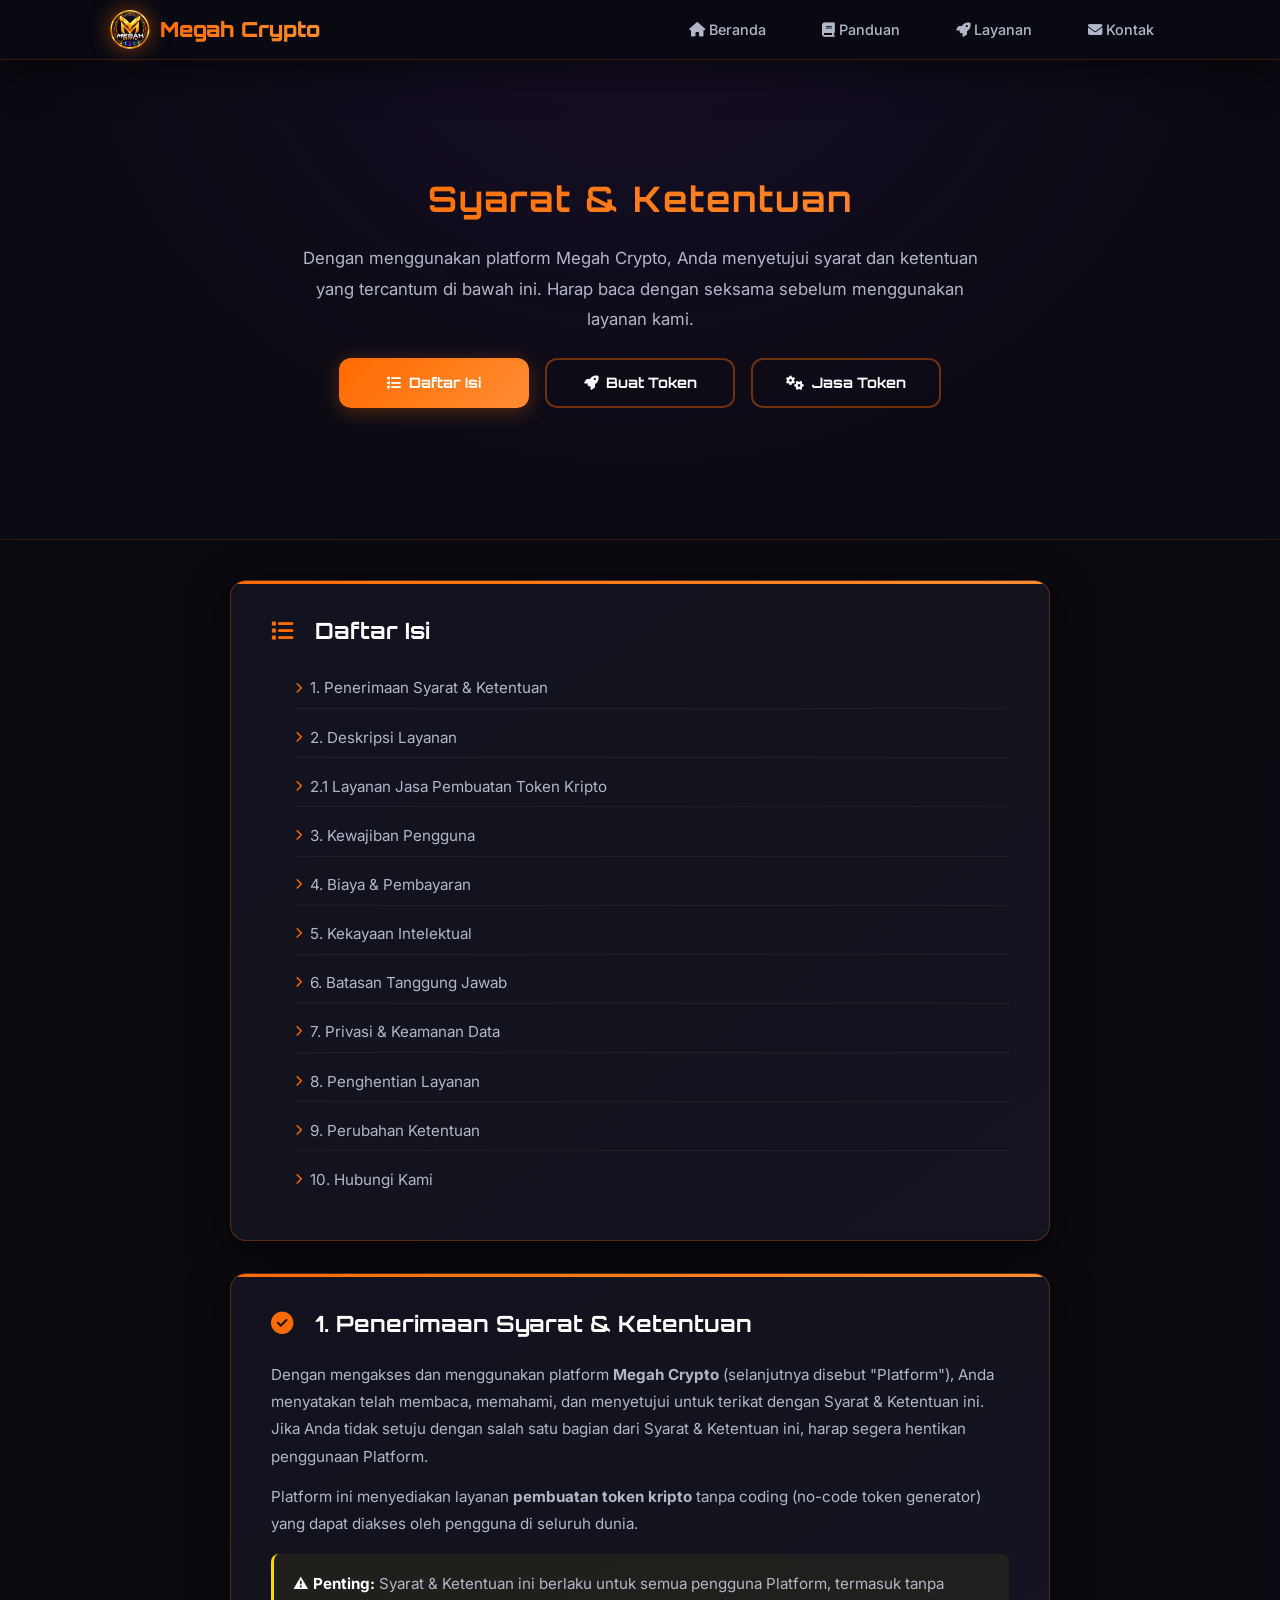
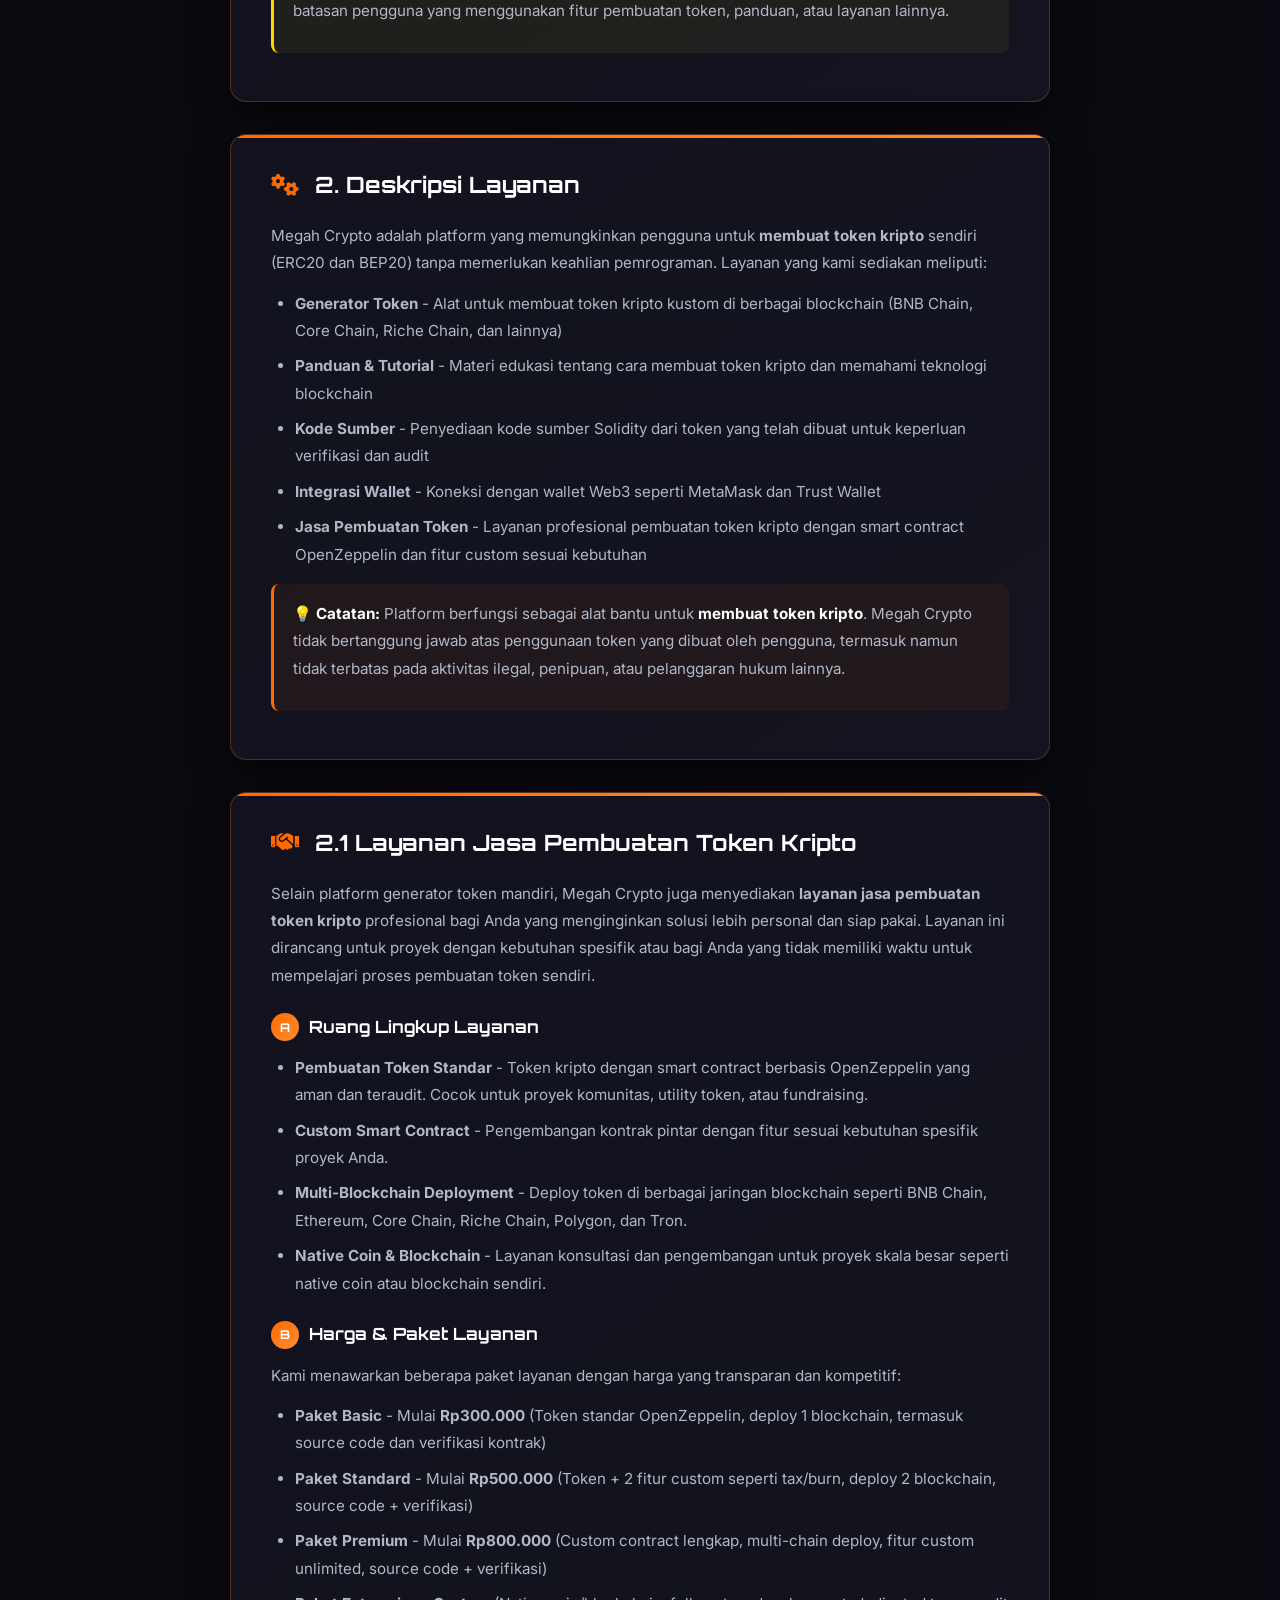
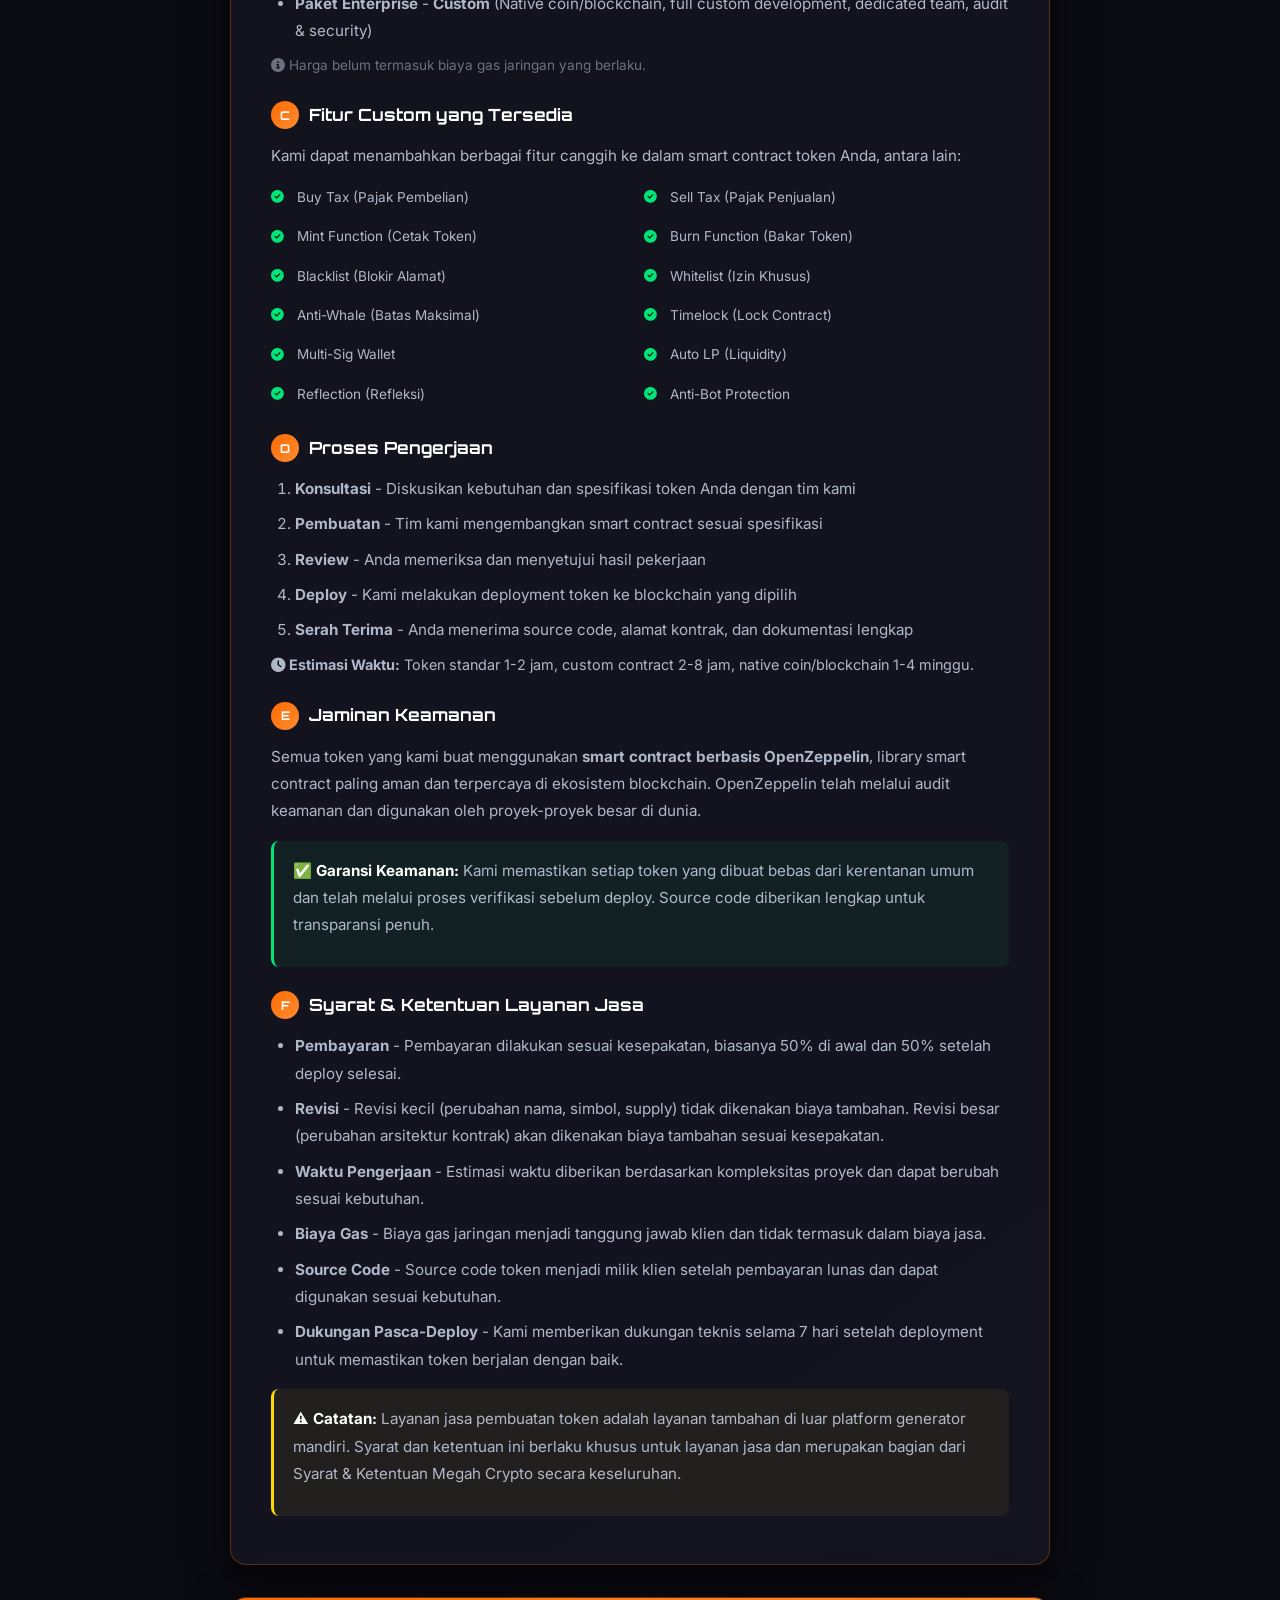
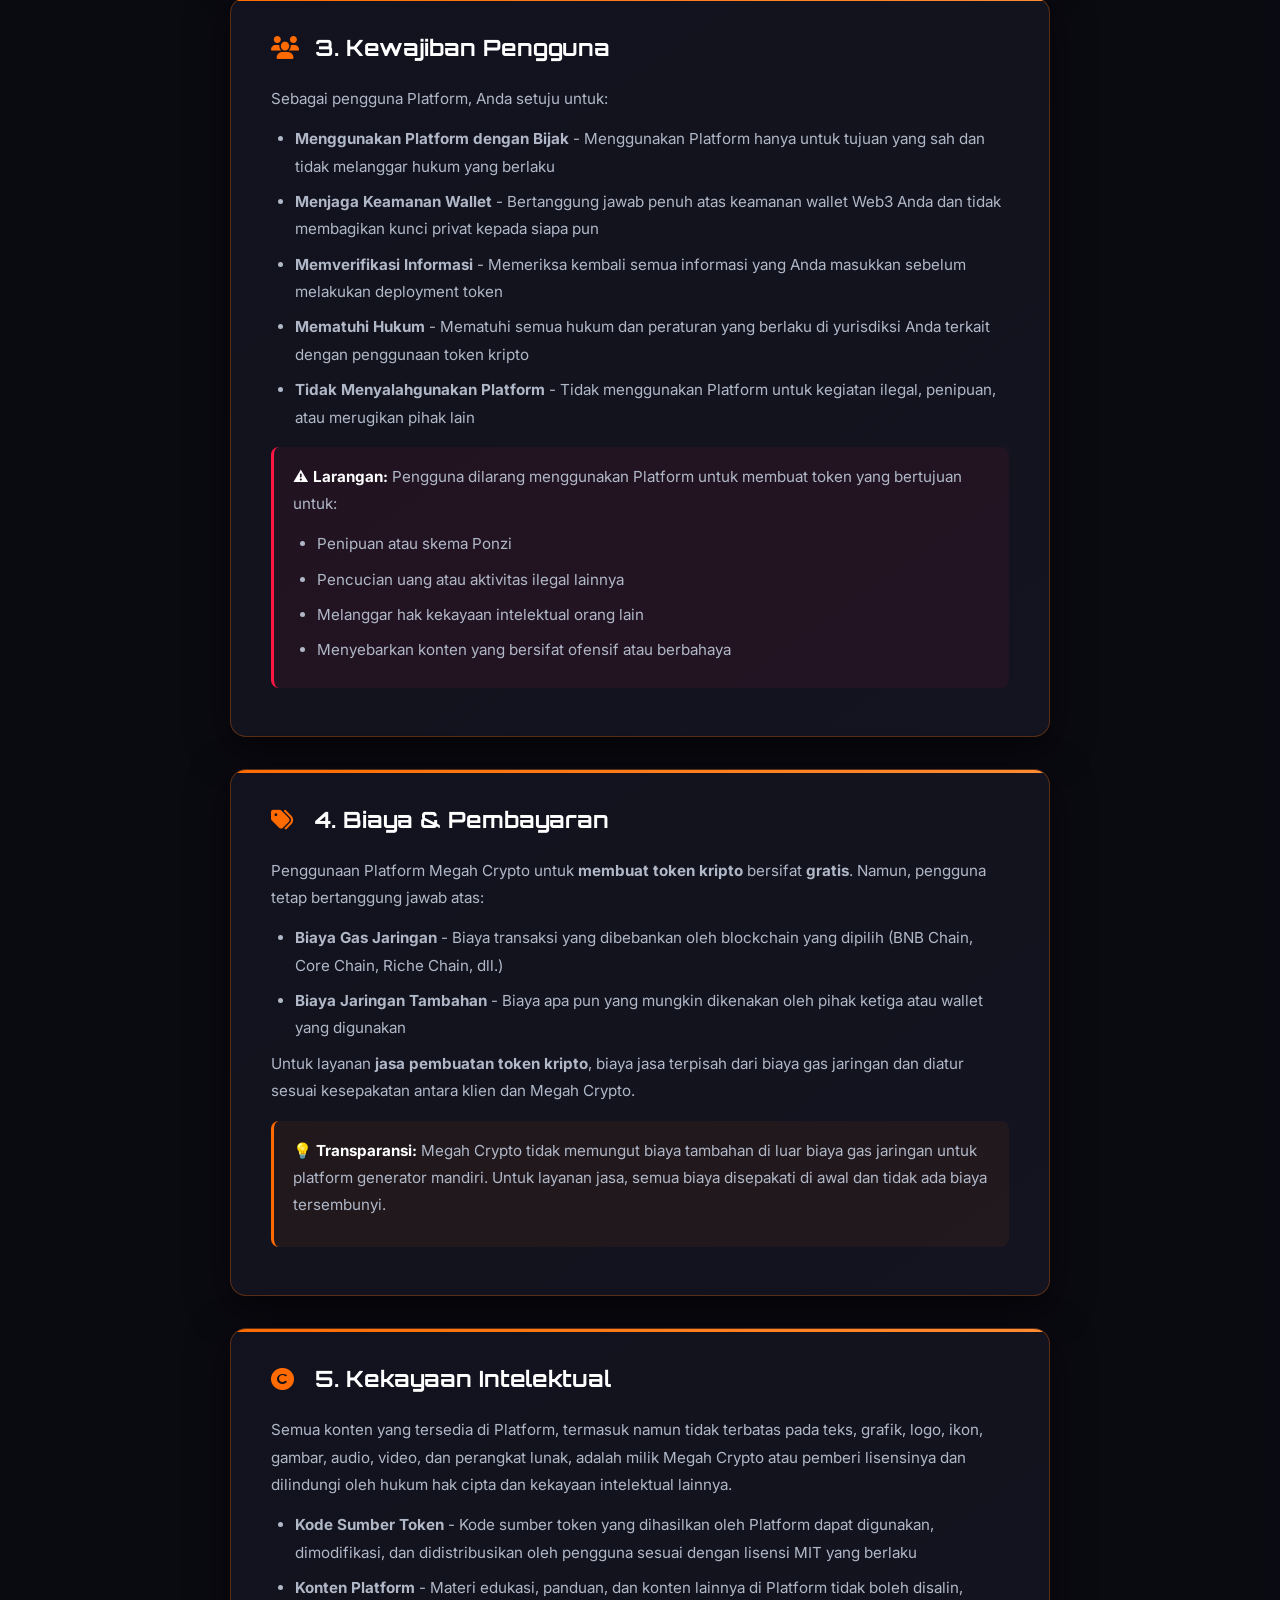
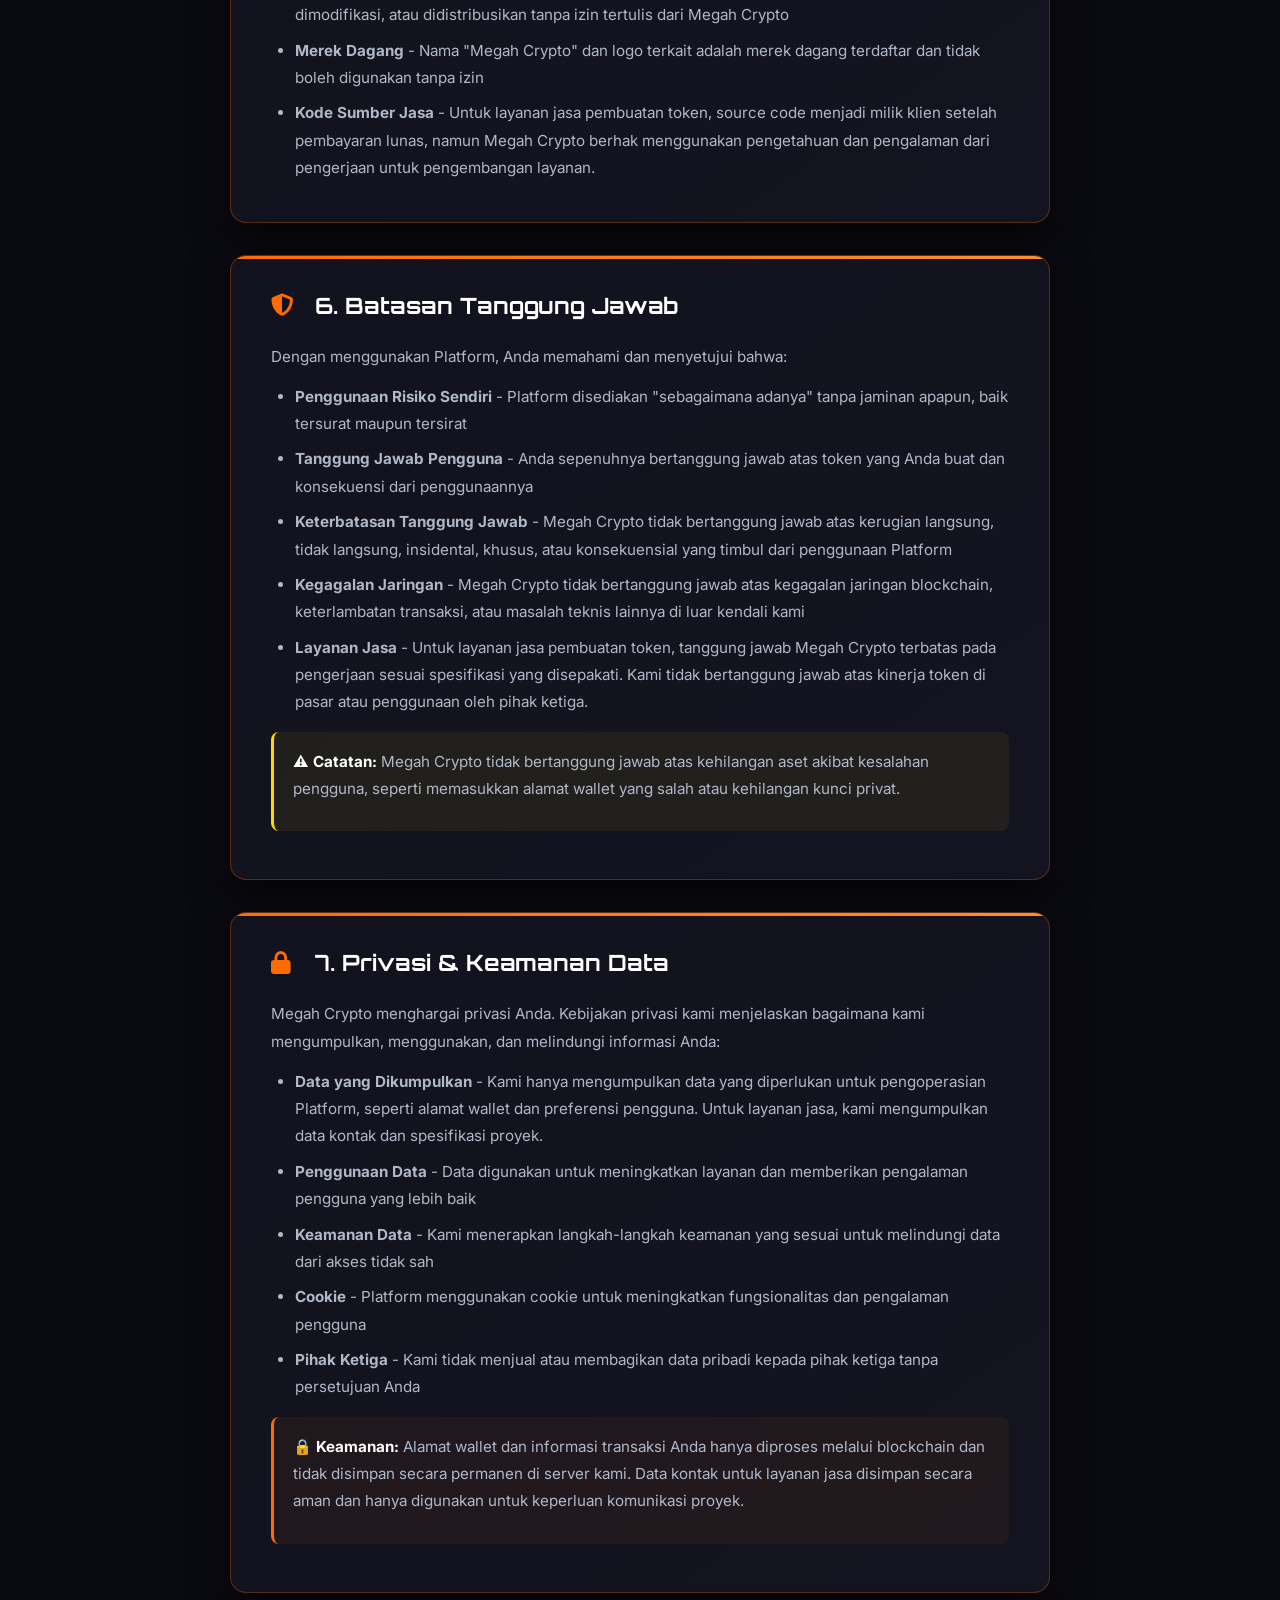
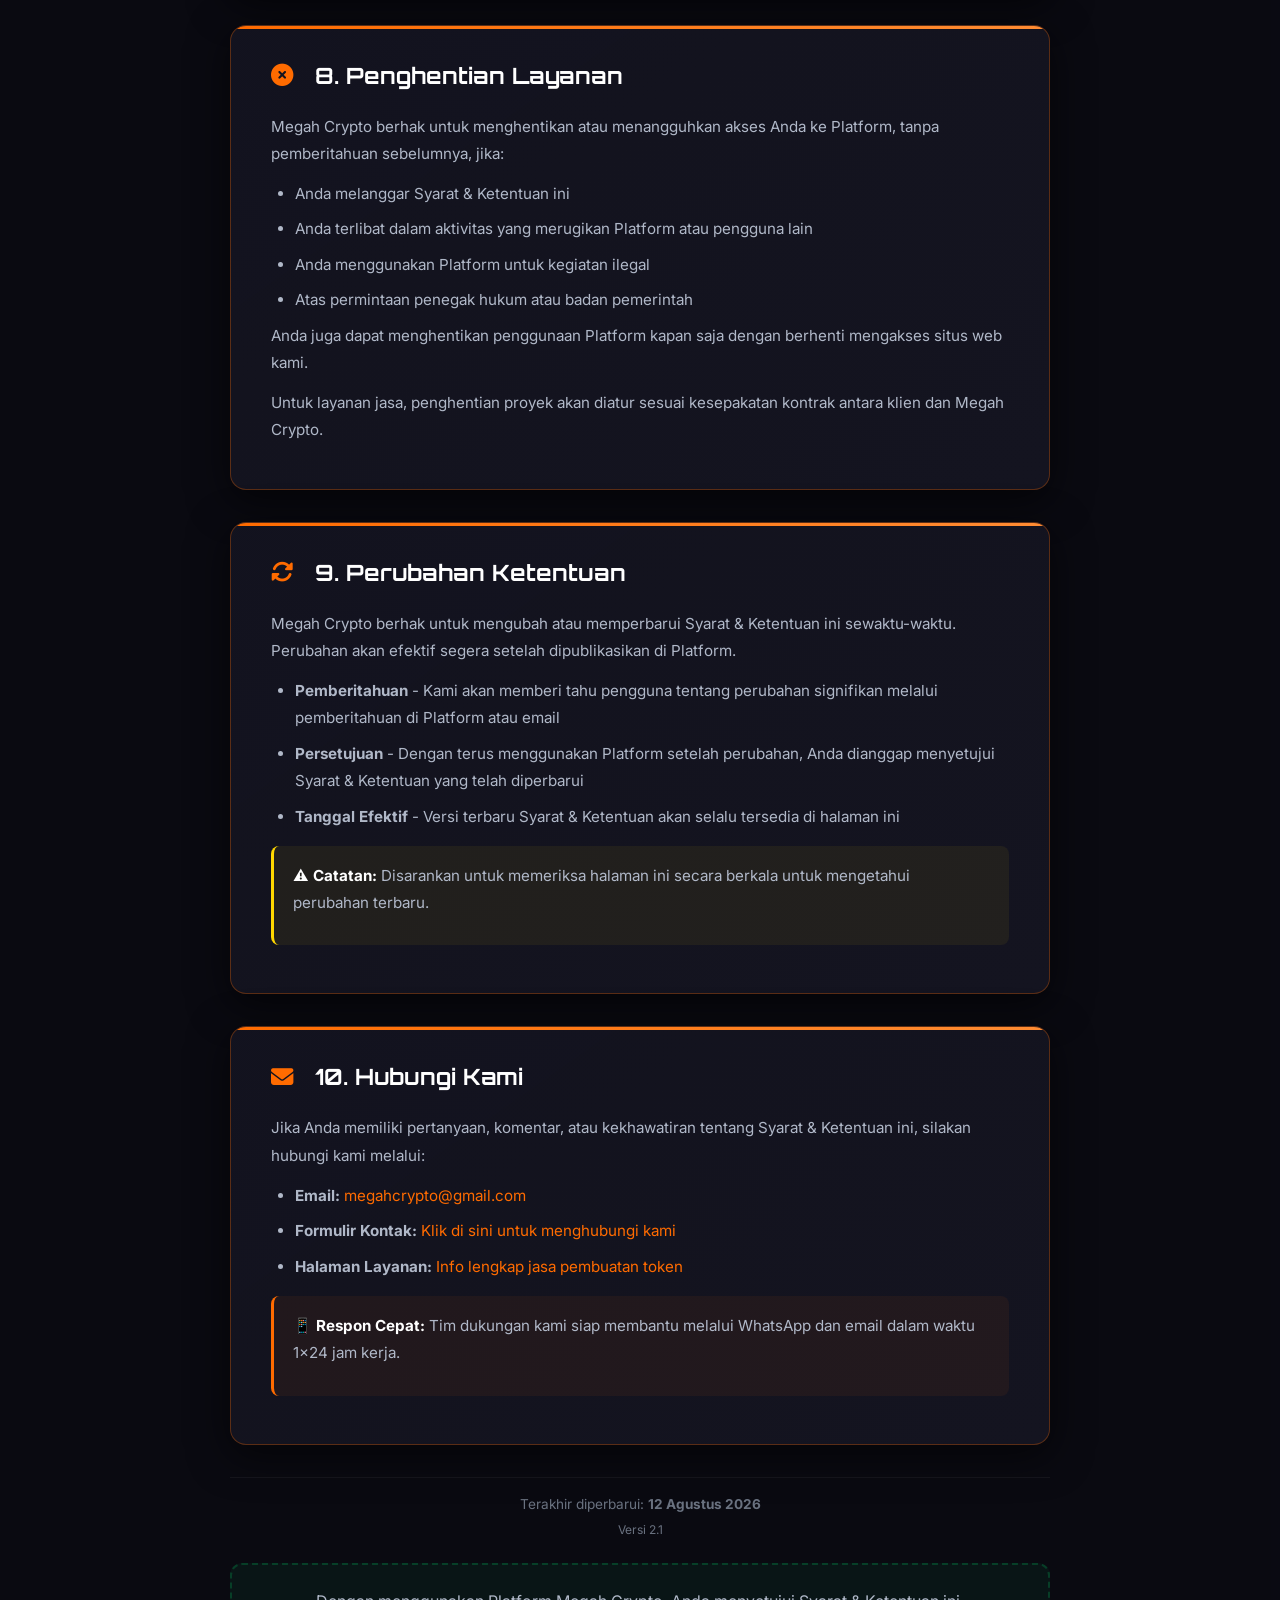
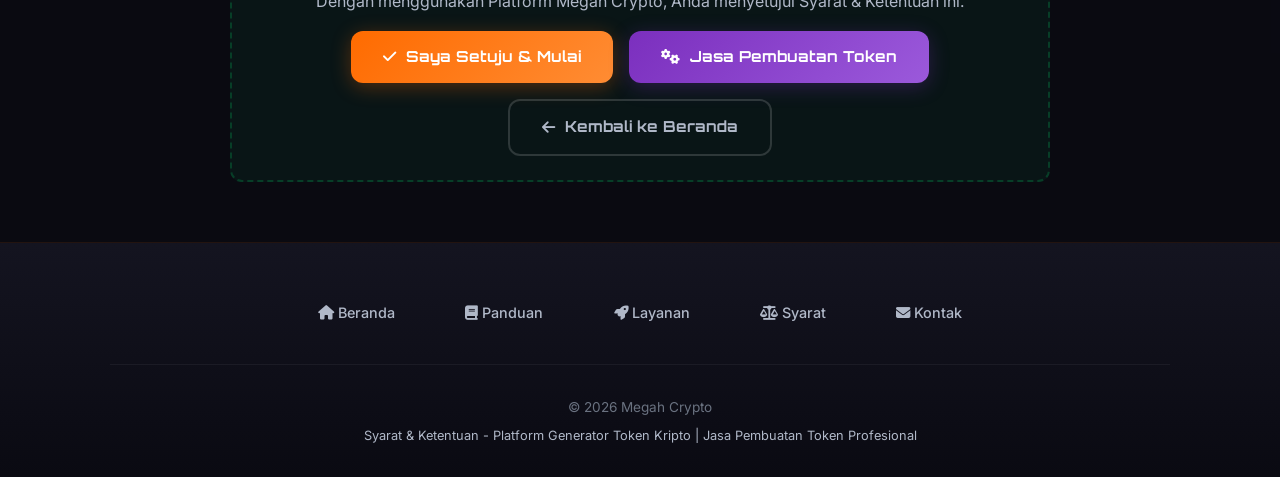
<file: terms/index.html>
<!DOCTYPE html>
<html lang="id">

<head>
    <meta charset="UTF-8">
    <meta name="viewport" content="width=device-width, initial-scale=1.0">
    <meta http-equiv="X-UA-Compatible" content="ie=edge">
    <link rel="shortcut icon" type="image/png" href="https://megahcrypto.github.io/images/megah-logo.png" />

    <!-- ===== PRIMARY TITLE & META ===== -->
    <title>Syarat & Ketentuan - Platform Generator Token Kripto Megah Crypto</title>
    <meta name="description"
        content="Syarat dan ketentuan penggunaan platform generator token kripto Megah Crypto. Baca kebijakan, aturan, dan ketentuan layanan kami sebelum membuat token.">
    <meta name="keywords"
        content="syarat ketentuan token kripto, terms of service, kebijakan privasi, aturan platform token, ketentuan layanan, buat token kripto, jasa pembuatan token kripto">

    <!-- ===== CANONICAL URL ===== -->
    <link rel="canonical" href="https://megahcrypto.github.io/terms/">

    <!-- ===== ROBOTS ===== -->
    <meta name="robots" content="index, follow">
    <meta name="googlebot" content="index, follow">

    <!-- ===== OPEN GRAPH ===== -->
    <meta property="og:title" content="Syarat & Ketentuan - Platform Generator Token Kripto">
    <meta property="og:description"
        content="Syarat dan ketentuan penggunaan platform Megah Crypto untuk membuat token kripto. Baca sebelum menggunakan layanan kami.">
    <meta property="og:type" content="website">
    <meta property="og:url" content="https://megahcrypto.github.io/terms/">
    <meta property="og:image" content="https://megahcrypto.github.io/images/megah-logo.png">
    <meta property="og:site_name" content="Megah Crypto">
    <meta property="og:locale" content="id_ID">

    <!-- ===== TWITTER CARD ===== -->
    <meta name="twitter:card" content="summary_large_image">
    <meta name="twitter:title" content="Syarat & Ketentuan - Megah Crypto">
    <meta name="twitter:description"
        content="Syarat dan ketentuan penggunaan platform generator token kripto Megah Crypto.">
    <meta name="twitter:image" content="https://megahcrypto.github.io/images/megah-logo.png">
    <meta name="twitter:creator" content="@MegahCrypto">

    <!-- ===== SCHEMA.ORG STRUCTURED DATA ===== -->
    <script type="application/ld+json">
        {
            "@context": "https://schema.org",
            "@type": "WebPage",
            "name": "Syarat dan Ketentuan Megah Crypto",
            "description": "Syarat dan ketentuan penggunaan platform generator token kripto Megah Crypto.",
            "url": "https://megahcrypto.github.io/terms/",
            "about": {
                "@type": "Thing",
                "name": "Syarat dan Ketentuan Layanan"
            },
            "dateModified": "2026-08-12",
            "publisher": {
                "@type": "Organization",
                "name": "Megah Crypto",
                "url": "https://megahcrypto.github.io/"
            }
        }
    </script>

    <!-- ===== FONTS & ICONS ===== -->
    <link rel="stylesheet" href="https://cdnjs.cloudflare.com/ajax/libs/font-awesome/6.5.0/css/all.min.css">
    <link
        href="https://fonts.googleapis.com/css2?family=Inter:wght@400;500;600;700;800&family=Orbitron:wght@400;500;700;900&display=swap"
        rel="stylesheet">
    <link rel="stylesheet" href="https://cdnjs.cloudflare.com/ajax/libs/animate.css/4.1.1/animate.min.css">

    <!-- ===== STYLESHEETS ===== -->
    <link rel="stylesheet" href="../css/style.css">
    <link rel="stylesheet" href="../css/responsive.css">

    <!-- ===== TERMS SPECIFIC STYLES ===== -->
    <style>
        .terms-hero {
            padding: 0;
            position: relative;
            display: flex;
            align-items: center;
            overflow: hidden;
            background: radial-gradient(ellipse at 50% 0%, rgba(123, 47, 190, 0.12), transparent 70%);
            border-bottom: 1px solid rgba(255, 107, 0, 0.12);
            min-height: 60vh;
            width: 100%;
        }

        .terms-hero .container {
            display: flex;
            align-items: center;
            justify-content: center;
            min-height: calc(60vh - 60px);
            padding: 90px 0 50px;
        }

        .terms-hero-content {
            text-align: center;
            position: relative;
            z-index: 2;
            width: 100%;
            max-width: 800px;
            padding: 20px 0;
        }

        .terms-hero-content h1 {
            font-size: 2.2rem;
            margin-bottom: 1rem;
            background: var(--primary-gradient);
            -webkit-background-clip: text;
            -webkit-text-fill-color: transparent;
            background-clip: text;
            letter-spacing: 2px;
        }

        .terms-hero-content p {
            font-size: 1.05rem;
            color: var(--text-secondary);
            max-width: 700px;
            margin: 0 auto;
            line-height: 1.8;
        }

        .terms-content {
            padding: 40px 0 60px;
            background: rgba(10, 10, 18, 0.6);
        }

        .terms-content .container {
            max-width: 900px;
        }

        .terms-card {
            background: linear-gradient(145deg, var(--card-bg) 0%, var(--surface) 100%);
            border: 1px solid var(--card-border);
            border-radius: var(--radius-lg);
            padding: 2rem 2.5rem;
            margin-bottom: 2rem;
            box-shadow: var(--shadow);
            position: relative;
            overflow: hidden;
        }

        .terms-card::before {
            content: '';
            position: absolute;
            top: 0;
            left: 0;
            right: 0;
            height: 3px;
            background: var(--primary-gradient);
        }

        .terms-card h2 {
            color: var(--text);
            font-size: 1.4rem;
            margin-bottom: 1.2rem;
            display: flex;
            align-items: center;
            gap: 12px;
        }

        .terms-card h2 i {
            color: var(--primary);
            font-size: 1.4rem;
            width: 32px;
        }

        .terms-card h3 {
            color: var(--text);
            font-size: 1.05rem;
            margin: 1.5rem 0 0.8rem;
            display: flex;
            align-items: center;
            gap: 10px;
        }

        .terms-card h3 .section-number {
            background: var(--primary-gradient);
            color: white;
            width: 28px;
            height: 28px;
            border-radius: 50%;
            display: flex;
            align-items: center;
            justify-content: center;
            font-size: 0.75rem;
            font-weight: 700;
            flex-shrink: 0;
        }

        .terms-card p {
            color: var(--text-secondary);
            line-height: 1.8;
            margin-bottom: 0.8rem;
            font-size: 0.95rem;
        }

        .terms-card ul,
        .terms-card ol {
            color: var(--text-secondary);
            line-height: 1.8;
            padding-left: 1.5rem;
            font-size: 0.95rem;
        }

        .terms-card li {
            margin-bottom: 0.5rem;
        }

        .terms-card .highlight-box {
            background: rgba(255, 107, 0, 0.06);
            border-left: 3px solid var(--primary);
            padding: 1rem 1.2rem;
            border-radius: var(--radius-sm);
            margin: 1rem 0;
        }

        .terms-card .highlight-box.warning {
            background: rgba(255, 215, 0, 0.06);
            border-left-color: var(--warning);
        }

        .terms-card .highlight-box.danger {
            background: rgba(255, 23, 68, 0.06);
            border-left-color: var(--error);
        }

        .terms-card .highlight-box.success {
            background: rgba(0, 230, 118, 0.06);
            border-left-color: var(--success);
        }

        .terms-card .highlight-box strong {
            color: var(--text);
        }

        .terms-card .highlight-box a {
            color: var(--primary);
            text-decoration: none;
        }

        .terms-card .highlight-box a:hover {
            text-decoration: underline;
        }

        .feature-grid-2col {
            display: grid;
            grid-template-columns: 1fr 1fr;
            gap: 0.5rem;
            margin: 0.5rem 0;
        }

        .feature-grid-2col .item {
            display: flex;
            align-items: center;
            gap: 8px;
            color: var(--text-secondary);
            font-size: 0.85rem;
            padding: 0.3rem 0;
        }

        .feature-grid-2col .item i {
            color: var(--success);
            font-size: 0.8rem;
            width: 18px;
        }

        .last-updated {
            text-align: center;
            color: var(--text-muted);
            font-size: 0.85rem;
            padding: 1rem 0 0;
            border-top: 1px solid rgba(255, 255, 255, 0.05);
            margin-top: 1.5rem;
        }

        .agree-section {
            text-align: center;
            padding: 1.5rem;
            background: rgba(0, 230, 118, 0.05);
            border-radius: var(--radius-md);
            border: 2px dashed rgba(0, 230, 118, 0.2);
            margin-top: 1.5rem;
        }

        .agree-section p {
            color: var(--text-secondary);
            margin-bottom: 1rem;
        }

        .btn-terms-primary {
            padding: 14px 32px;
            border: none;
            border-radius: var(--radius-md);
            font-weight: 700;
            cursor: pointer;
            transition: all var(--transition-normal);
            text-decoration: none;
            display: inline-flex;
            align-items: center;
            gap: 10px;
            font-size: 0.95rem;
            font-family: var(--font-display);
            background: var(--primary-gradient);
            color: var(--text);
            box-shadow: 0 4px 20px rgba(255, 107, 0, 0.3);
        }

        .btn-terms-primary:hover {
            transform: translateY(-3px);
            box-shadow: 0 8px 30px rgba(255, 107, 0, 0.5);
        }

        .btn-terms-secondary {
            padding: 14px 32px;
            border: 2px solid rgba(255, 255, 255, 0.15);
            border-radius: var(--radius-md);
            font-weight: 700;
            cursor: pointer;
            transition: all var(--transition-normal);
            text-decoration: none;
            display: inline-flex;
            align-items: center;
            gap: 10px;
            font-size: 0.95rem;
            font-family: var(--font-display);
            background: transparent;
            color: var(--text-secondary);
        }

        .btn-terms-secondary:hover {
            border-color: var(--primary);
            color: var(--text);
            transform: translateY(-3px);
        }

        .terms-actions {
            display: flex;
            gap: 1rem;
            justify-content: center;
            flex-wrap: wrap;
        }

        .toc-list {
            list-style: none;
            padding: 0;
        }

        .toc-list li {
            padding: 0.4rem 0;
            border-bottom: 1px solid rgba(255, 255, 255, 0.05);
        }

        .toc-list li:last-child {
            border-bottom: none;
        }

        .toc-list a {
            color: var(--text-secondary);
            text-decoration: none;
            display: flex;
            align-items: center;
            gap: 8px;
            transition: all var(--transition-fast);
        }

        .toc-list a:hover {
            color: var(--primary);
        }

        .toc-list a i {
            color: var(--primary);
            font-size: 0.7rem;
        }

        .wa-link {
            color: #25D366;
            text-decoration: none;
            font-weight: 600;
        }

        .wa-link:hover {
            text-decoration: underline;
        }

        @media (max-width: 767px) {
            .terms-hero-content h1 {
                font-size: 1.6rem;
            }

            .terms-hero-content p {
                font-size: 0.9rem;
            }

            .terms-card {
                padding: 1.2rem;
            }

            .terms-card h2 {
                font-size: 1.15rem;
            }

            .terms-card h3 {
                font-size: 0.95rem;
            }

            .terms-card p,
            .terms-card ul,
            .terms-card ol {
                font-size: 0.85rem;
            }

            .terms-hero .container {
                padding: 75px 0 35px;
                min-height: auto;
            }

            .terms-hero {
                min-height: auto;
            }

            .terms-actions {
                flex-direction: column;
                align-items: center;
            }

            .btn-terms-primary,
            .btn-terms-secondary {
                width: 100%;
                justify-content: center;
                padding: 12px 24px;
                font-size: 0.85rem;
            }

            .feature-grid-2col {
                grid-template-columns: 1fr;
            }
        }

        @media (min-width: 768px) and (max-width: 991px) {
            .terms-card {
                padding: 1.5rem;
            }

            .terms-hero-content h1 {
                font-size: 1.9rem;
            }
        }

        @media (max-width: 480px) {
            .terms-card h3 .section-number {
                width: 24px;
                height: 24px;
                font-size: 0.65rem;
            }

            .terms-card ul,
            .terms-card ol {
                padding-left: 1.2rem;
            }
        }
    </style>
</head>

<body>

    <!-- ===== LOADING SCREEN ===== -->
    <div class="loading-screen" id="loadingScreen">
        <div class="hologram-loader">
            <div class="hologram-ring"></div>
            <div class="hologram-ring"></div>
            <div class="hologram-ring"></div>
        </div>
        <div class="logo-explosion">Megah Crypto</div>
        <p style="color: var(--text-secondary); margin-top: 0.5rem; font-size: 0.9rem;">Syarat & Ketentuan</p>
    </div>

    <!-- ===== BACKGROUND EFFECTS ===== -->
    <div class="lightning-background">
        <div class="lightning"></div>
        <div class="lightning"></div>
        <div class="lightning"></div>
        <div class="lightning"></div>
        <div class="lightning"></div>
    </div>

    <div class="grid-overlay"></div>

    <!-- ===== HEADER ===== -->
    <header role="banner">
        <div class="container nav-container">
            <a href="https://megahcrypto.github.io/" class="logo"
                aria-label="Platform Generator Token Kripto - Kembali ke beranda">
                <img src="https://megahcrypto.github.io/images/megah-logo.png"
                    alt="Logo Megah Crypto - Platform Generator Token Kripto" loading="lazy" width="36" height="36">
                <span>Megah Crypto</span>
            </a>

            <nav class="nav-links" role="navigation" aria-label="Navigasi utama">
                <a href="https://megahcrypto.github.io/"><i class="fas fa-home" aria-hidden="true"></i> Beranda</a>
                <a href="https://megahcrypto.github.io/guide/"><i class="fas fa-book" aria-hidden="true"></i>
                    Panduan</a>
                <a href="https://megahcrypto.github.io/services/"><i class="fas fa-rocket" aria-hidden="true"></i>
                    Layanan</a>
                <a href="https://megahcrypto.github.io/contact/"><i class="fas fa-envelope"></i> Kontak</a>
            </nav>

            <button class="mobile-menu-btn" id="mobileMenuBtn" aria-label="Buka menu navigasi" aria-expanded="false"
                aria-controls="mobileNav">
                <i class="fas fa-bars" aria-hidden="true"></i>
            </button>
        </div>
    </header>

    <!-- ===== MOBILE NAV ===== -->
    <div class="mobile-nav" id="mobileNav" role="navigation" aria-label="Navigasi mobile">
        <button class="mobile-nav-close" id="mobileNavClose" aria-label="Tutup menu navigasi">
            <i class="fas fa-times" aria-hidden="true"></i>
        </button>
        <nav class="mobile-nav-links">
            <a href="https://megahcrypto.github.io/"><i class="fas fa-home" aria-hidden="true"></i> Beranda</a>
            <a href="https://megahcrypto.github.io/guide/"><i class="fas fa-book" aria-hidden="true"></i> Panduan</a>
            <a href="https://megahcrypto.github.io/services/"><i class="fas fa-rocket" aria-hidden="true"></i>
                Layanan</a>
            <a href="https://megahcrypto.github.io/contact/"><i class="fas fa-envelope"></i> Kontak</a>
        </nav>
    </div>

    <!-- ===== TERMS HERO SECTION ===== -->
    <section class="terms-hero" id="terms-hero">
        <div class="container">
            <div class="terms-hero-content animate__animated animate__fadeInUp">
                <h1>Syarat & Ketentuan</h1>
                <p>Dengan menggunakan platform Megah Crypto, Anda menyetujui syarat dan ketentuan yang tercantum di
                    bawah ini. Harap baca dengan seksama sebelum menggunakan layanan kami.</p>
                <div style="display: flex; gap: 1rem; justify-content: center; flex-wrap: wrap; margin-top: 1.5rem;">
                    <a href="#isi" class="hero-btn hero-btn-primary">
                        <i class="fas fa-list" aria-hidden="true"></i> Daftar Isi
                    </a>
                    <a href="https://megahcrypto.github.io/#token-creator" class="hero-btn hero-btn-secondary">
                        <i class="fas fa-rocket" aria-hidden="true"></i> Buat Token
                    </a>
                    <a href="https://megahcrypto.github.io/services/" class="hero-btn hero-btn-secondary">
                        <i class="fas fa-cogs" aria-hidden="true"></i> Jasa Token
                    </a>
                </div>
            </div>
        </div>
    </section>

    <!-- ===== TERMS CONTENT ===== -->
    <section class="terms-content" id="terms-content">
        <div class="container">

            <!-- ===== ISI ===== -->
            <div class="terms-card" id="isi">
                <h2><i class="fas fa-list"></i> Daftar Isi</h2>
                <ul class="toc-list">
                    <li>
                        <a href="#penerimaan">
                            <i class="fas fa-chevron-right"></i> 1. Penerimaan Syarat & Ketentuan
                        </a>
                    </li>
                    <li>
                        <a href="#layanan">
                            <i class="fas fa-chevron-right"></i> 2. Deskripsi Layanan
                        </a>
                    </li>
                    <li>
                        <a href="#jasa-token">
                            <i class="fas fa-chevron-right"></i> 2.1 Layanan Jasa Pembuatan Token Kripto
                        </a>
                    </li>
                    <li>
                        <a href="#pengguna">
                            <i class="fas fa-chevron-right"></i> 3. Kewajiban Pengguna
                        </a>
                    </li>
                    <li>
                        <a href="#biaya">
                            <i class="fas fa-chevron-right"></i> 4. Biaya & Pembayaran
                        </a>
                    </li>
                    <li>
                        <a href="#kekayaan-intelektual">
                            <i class="fas fa-chevron-right"></i> 5. Kekayaan Intelektual
                        </a>
                    </li>
                    <li>
                        <a href="#batasan">
                            <i class="fas fa-chevron-right"></i> 6. Batasan Tanggung Jawab
                        </a>
                    </li>
                    <li>
                        <a href="#privasi">
                            <i class="fas fa-chevron-right"></i> 7. Privasi & Keamanan Data
                        </a>
                    </li>
                    <li>
                        <a href="#penghentian">
                            <i class="fas fa-chevron-right"></i> 8. Penghentian Layanan
                        </a>
                    </li>
                    <li>
                        <a href="#perubahan">
                            <i class="fas fa-chevron-right"></i> 9. Perubahan Ketentuan
                        </a>
                    </li>
                    <li>
                        <a href="#kontak">
                            <i class="fas fa-chevron-right"></i> 10. Hubungi Kami
                        </a>
                    </li>
                </ul>
            </div>

            <!-- ===== 1. PENERIMAAN ===== -->
            <div class="terms-card" id="penerimaan">
                <h2><i class="fas fa-check-circle"></i> 1. Penerimaan Syarat & Ketentuan</h2>
                <p>Dengan mengakses dan menggunakan platform <strong>Megah Crypto</strong> (selanjutnya disebut
                    "Platform"), Anda menyatakan telah membaca, memahami, dan menyetujui untuk terikat dengan Syarat &
                    Ketentuan ini. Jika Anda tidak setuju dengan salah satu bagian dari Syarat & Ketentuan ini, harap
                    segera hentikan penggunaan Platform.</p>
                <p>Platform ini menyediakan layanan <strong>pembuatan token kripto</strong> tanpa coding (no-code token
                    generator) yang dapat diakses oleh pengguna di seluruh dunia.</p>
                <div class="highlight-box warning">
                    <p><strong>⚠️ Penting:</strong> Syarat & Ketentuan ini berlaku untuk semua pengguna Platform,
                        termasuk tanpa batasan pengguna yang menggunakan fitur pembuatan token, panduan, atau layanan
                        lainnya.</p>
                </div>
            </div>

            <!-- ===== 2. DESKRIPSI LAYANAN ===== -->
            <div class="terms-card" id="layanan">
                <h2><i class="fas fa-cogs"></i> 2. Deskripsi Layanan</h2>
                <p>Megah Crypto adalah platform yang memungkinkan pengguna untuk <strong>membuat token kripto</strong>
                    sendiri (ERC20 dan BEP20) tanpa memerlukan keahlian pemrograman. Layanan yang kami sediakan
                    meliputi:</p>
                <ul>
                    <li><strong>Generator Token</strong> - Alat untuk membuat token kripto kustom di berbagai blockchain
                        (BNB Chain, Core Chain, Riche Chain, dan lainnya)</li>
                    <li><strong>Panduan & Tutorial</strong> - Materi edukasi tentang cara membuat token kripto dan
                        memahami teknologi blockchain</li>
                    <li><strong>Kode Sumber</strong> - Penyediaan kode sumber Solidity dari token yang telah dibuat
                        untuk keperluan verifikasi dan audit</li>
                    <li><strong>Integrasi Wallet</strong> - Koneksi dengan wallet Web3 seperti MetaMask dan Trust Wallet
                    </li>
                    <li><strong>Jasa Pembuatan Token</strong> - Layanan profesional pembuatan token kripto dengan smart
                        contract OpenZeppelin dan fitur custom sesuai kebutuhan</li>
                </ul>
                <div class="highlight-box">
                    <p><strong>💡 Catatan:</strong> Platform berfungsi sebagai alat bantu untuk <strong>membuat token
                            kripto</strong>. Megah Crypto tidak bertanggung jawab atas penggunaan token yang dibuat oleh
                        pengguna, termasuk namun tidak terbatas pada aktivitas ilegal, penipuan, atau pelanggaran hukum
                        lainnya.</p>
                </div>
            </div>

            <!-- ===== 2.1 LAYANAN JASA PEMBUATAN TOKEN ===== -->
            <div class="terms-card" id="jasa-token">
                <h2><i class="fas fa-handshake"></i> 2.1 Layanan Jasa Pembuatan Token Kripto</h2>

                <p>Selain platform generator token mandiri, Megah Crypto juga menyediakan <strong>layanan jasa pembuatan
                        token kripto</strong> profesional bagi Anda yang menginginkan solusi lebih personal dan siap
                    pakai. Layanan ini dirancang untuk proyek dengan kebutuhan spesifik atau bagi Anda yang tidak
                    memiliki waktu untuk mempelajari proses pembuatan token sendiri.</p>

                <h3><span class="section-number">A</span> Ruang Lingkup Layanan</h3>
                <ul>
                    <li><strong>Pembuatan Token Standar</strong> - Token kripto dengan smart contract berbasis
                        OpenZeppelin yang aman dan teraudit. Cocok untuk proyek komunitas, utility token, atau
                        fundraising.</li>
                    <li><strong>Custom Smart Contract</strong> - Pengembangan kontrak pintar dengan fitur sesuai
                        kebutuhan spesifik proyek Anda.</li>
                    <li><strong>Multi-Blockchain Deployment</strong> - Deploy token di berbagai jaringan blockchain
                        seperti BNB Chain, Ethereum, Core Chain, Riche Chain, Polygon, dan Tron.</li>
                    <li><strong>Native Coin & Blockchain</strong> - Layanan konsultasi dan pengembangan untuk proyek
                        skala besar seperti native coin atau blockchain sendiri.</li>
                </ul>

                <h3><span class="section-number">B</span> Harga & Paket Layanan</h3>
                <p>Kami menawarkan beberapa paket layanan dengan harga yang transparan dan kompetitif:</p>
                <ul>
                    <li><strong>Paket Basic</strong> - Mulai <strong>Rp300.000</strong> (Token standar OpenZeppelin,
                        deploy 1 blockchain, termasuk source code dan verifikasi kontrak)</li>
                    <li><strong>Paket Standard</strong> - Mulai <strong>Rp500.000</strong> (Token + 2 fitur custom
                        seperti tax/burn, deploy 2 blockchain, source code + verifikasi)</li>
                    <li><strong>Paket Premium</strong> - Mulai <strong>Rp800.000</strong> (Custom contract lengkap,
                        multi-chain deploy, fitur custom unlimited, source code + verifikasi)</li>
                    <li><strong>Paket Enterprise</strong> - <strong>Custom</strong> (Native coin/blockchain, full custom
                        development, dedicated team, audit & security)</li>
                </ul>
                <p style="font-size: 0.85rem; color: var(--text-muted);"><i class="fas fa-info-circle"></i> Harga belum
                    termasuk biaya gas jaringan yang berlaku.</p>

                <h3><span class="section-number">C</span> Fitur Custom yang Tersedia</h3>
                <p>Kami dapat menambahkan berbagai fitur canggih ke dalam smart contract token Anda, antara lain:</p>
                <div class="feature-grid-2col">
                    <div class="item"><i class="fas fa-check-circle"></i> Buy Tax (Pajak Pembelian)</div>
                    <div class="item"><i class="fas fa-check-circle"></i> Sell Tax (Pajak Penjualan)</div>
                    <div class="item"><i class="fas fa-check-circle"></i> Mint Function (Cetak Token)</div>
                    <div class="item"><i class="fas fa-check-circle"></i> Burn Function (Bakar Token)</div>
                    <div class="item"><i class="fas fa-check-circle"></i> Blacklist (Blokir Alamat)</div>
                    <div class="item"><i class="fas fa-check-circle"></i> Whitelist (Izin Khusus)</div>
                    <div class="item"><i class="fas fa-check-circle"></i> Anti-Whale (Batas Maksimal)</div>
                    <div class="item"><i class="fas fa-check-circle"></i> Timelock (Lock Contract)</div>
                    <div class="item"><i class="fas fa-check-circle"></i> Multi-Sig Wallet</div>
                    <div class="item"><i class="fas fa-check-circle"></i> Auto LP (Liquidity)</div>
                    <div class="item"><i class="fas fa-check-circle"></i> Reflection (Refleksi)</div>
                    <div class="item"><i class="fas fa-check-circle"></i> Anti-Bot Protection</div>
                </div>

                <h3><span class="section-number">D</span> Proses Pengerjaan</h3>
                <ol>
                    <li><strong>Konsultasi</strong> - Diskusikan kebutuhan dan spesifikasi token Anda dengan tim kami
                    </li>
                    <li><strong>Pembuatan</strong> - Tim kami mengembangkan smart contract sesuai spesifikasi</li>
                    <li><strong>Review</strong> - Anda memeriksa dan menyetujui hasil pekerjaan</li>
                    <li><strong>Deploy</strong> - Kami melakukan deployment token ke blockchain yang dipilih</li>
                    <li><strong>Serah Terima</strong> - Anda menerima source code, alamat kontrak, dan dokumentasi
                        lengkap</li>
                </ol>
                <p style="font-size: 0.9rem; color: var(--text-secondary);"><i class="fas fa-clock"></i>
                    <strong>Estimasi Waktu:</strong> Token standar 1-2 jam, custom contract 2-8 jam, native
                    coin/blockchain 1-4 minggu.
                </p>

                <h3><span class="section-number">E</span> Jaminan Keamanan</h3>
                <p>Semua token yang kami buat menggunakan <strong>smart contract berbasis OpenZeppelin</strong>, library
                    smart contract paling aman dan terpercaya di ekosistem blockchain. OpenZeppelin telah melalui audit
                    keamanan dan digunakan oleh proyek-proyek besar di dunia.</p>
                <div class="highlight-box success">
                    <p><strong>✅ Garansi Keamanan:</strong> Kami memastikan setiap token yang dibuat bebas dari
                        kerentanan umum dan telah melalui proses verifikasi sebelum deploy. Source code diberikan
                        lengkap untuk transparansi penuh.</p>
                </div>

                <h3><span class="section-number">F</span> Syarat & Ketentuan Layanan Jasa</h3>
                <ul>
                    <li><strong>Pembayaran</strong> - Pembayaran dilakukan sesuai kesepakatan, biasanya 50% di awal dan
                        50% setelah deploy selesai.</li>
                    <li><strong>Revisi</strong> - Revisi kecil (perubahan nama, simbol, supply) tidak dikenakan biaya
                        tambahan. Revisi besar (perubahan arsitektur kontrak) akan dikenakan biaya tambahan sesuai
                        kesepakatan.</li>
                    <li><strong>Waktu Pengerjaan</strong> - Estimasi waktu diberikan berdasarkan kompleksitas proyek dan
                        dapat berubah sesuai kebutuhan.</li>
                    <li><strong>Biaya Gas</strong> - Biaya gas jaringan menjadi tanggung jawab klien dan tidak termasuk
                        dalam biaya jasa.</li>
                    <li><strong>Source Code</strong> - Source code token menjadi milik klien setelah pembayaran lunas
                        dan dapat digunakan sesuai kebutuhan.</li>
                    <li><strong>Dukungan Pasca-Deploy</strong> - Kami memberikan dukungan teknis selama 7 hari setelah
                        deployment untuk memastikan token berjalan dengan baik.</li>
                </ul>

                <div class="highlight-box warning">
                    <p><strong>⚠️ Catatan:</strong> Layanan jasa pembuatan token adalah layanan tambahan di luar
                        platform generator mandiri. Syarat dan ketentuan ini berlaku khusus untuk layanan jasa dan
                        merupakan bagian dari Syarat & Ketentuan Megah Crypto secara keseluruhan.</p>
                </div>
            </div>

            <!-- ===== 3. KEWAJIBAN PENGGUNA ===== -->
            <div class="terms-card" id="pengguna">
                <h2><i class="fas fa-users"></i> 3. Kewajiban Pengguna</h2>
                <p>Sebagai pengguna Platform, Anda setuju untuk:</p>
                <ul>
                    <li><strong>Menggunakan Platform dengan Bijak</strong> - Menggunakan Platform hanya untuk tujuan
                        yang sah dan tidak melanggar hukum yang berlaku</li>
                    <li><strong>Menjaga Keamanan Wallet</strong> - Bertanggung jawab penuh atas keamanan wallet Web3
                        Anda dan tidak membagikan kunci privat kepada siapa pun</li>
                    <li><strong>Memverifikasi Informasi</strong> - Memeriksa kembali semua informasi yang Anda masukkan
                        sebelum melakukan deployment token</li>
                    <li><strong>Mematuhi Hukum</strong> - Mematuhi semua hukum dan peraturan yang berlaku di yurisdiksi
                        Anda terkait dengan penggunaan token kripto</li>
                    <li><strong>Tidak Menyalahgunakan Platform</strong> - Tidak menggunakan Platform untuk kegiatan
                        ilegal, penipuan, atau merugikan pihak lain</li>
                </ul>
                <div class="highlight-box danger">
                    <p><strong>⚠️ Larangan:</strong> Pengguna dilarang menggunakan Platform untuk membuat token yang
                        bertujuan untuk:</p>
                    <ul style="margin-top: 0.5rem;">
                        <li>Penipuan atau skema Ponzi</li>
                        <li>Pencucian uang atau aktivitas ilegal lainnya</li>
                        <li>Melanggar hak kekayaan intelektual orang lain</li>
                        <li>Menyebarkan konten yang bersifat ofensif atau berbahaya</li>
                    </ul>
                </div>
            </div>

            <!-- ===== 4. BIAYA & PEMBAYARAN ===== -->
            <div class="terms-card" id="biaya">
                <h2><i class="fas fa-tags"></i> 4. Biaya & Pembayaran</h2>
                <p>Penggunaan Platform Megah Crypto untuk <strong>membuat token kripto</strong> bersifat
                    <strong>gratis</strong>. Namun, pengguna tetap bertanggung jawab atas:
                </p>
                <ul>
                    <li><strong>Biaya Gas Jaringan</strong> - Biaya transaksi yang dibebankan oleh blockchain yang
                        dipilih (BNB Chain, Core Chain, Riche Chain, dll.)</li>
                    <li><strong>Biaya Jaringan Tambahan</strong> - Biaya apa pun yang mungkin dikenakan oleh pihak
                        ketiga atau wallet yang digunakan</li>
                </ul>
                <p>Untuk layanan <strong>jasa pembuatan token kripto</strong>, biaya jasa terpisah dari biaya gas
                    jaringan dan diatur sesuai kesepakatan antara klien dan Megah Crypto.</p>
                <div class="highlight-box">
                    <p><strong>💡 Transparansi:</strong> Megah Crypto tidak memungut biaya tambahan di luar biaya gas
                        jaringan untuk platform generator mandiri. Untuk layanan jasa, semua biaya disepakati di awal
                        dan tidak ada biaya tersembunyi.</p>
                </div>
            </div>

            <!-- ===== 5. KEKAYAAN INTELEKTUAL ===== -->
            <div class="terms-card" id="kekayaan-intelektual">
                <h2><i class="fas fa-copyright"></i> 5. Kekayaan Intelektual</h2>
                <p>Semua konten yang tersedia di Platform, termasuk namun tidak terbatas pada teks, grafik, logo, ikon,
                    gambar, audio, video, dan perangkat lunak, adalah milik Megah Crypto atau pemberi lisensinya dan
                    dilindungi oleh hukum hak cipta dan kekayaan intelektual lainnya.</p>
                <ul>
                    <li><strong>Kode Sumber Token</strong> - Kode sumber token yang dihasilkan oleh Platform dapat
                        digunakan, dimodifikasi, dan didistribusikan oleh pengguna sesuai dengan lisensi MIT yang
                        berlaku</li>
                    <li><strong>Konten Platform</strong> - Materi edukasi, panduan, dan konten lainnya di Platform tidak
                        boleh disalin, dimodifikasi, atau didistribusikan tanpa izin tertulis dari Megah Crypto</li>
                    <li><strong>Merek Dagang</strong> - Nama "Megah Crypto" dan logo terkait adalah merek dagang
                        terdaftar dan tidak boleh digunakan tanpa izin</li>
                    <li><strong>Kode Sumber Jasa</strong> - Untuk layanan jasa pembuatan token, source code menjadi
                        milik klien setelah pembayaran lunas, namun Megah Crypto berhak menggunakan pengetahuan dan
                        pengalaman dari pengerjaan untuk pengembangan layanan.</li>
                </ul>
            </div>

            <!-- ===== 6. BATASAN TANGGUNG JAWAB ===== -->
            <div class="terms-card" id="batasan">
                <h2><i class="fas fa-shield-alt"></i> 6. Batasan Tanggung Jawab</h2>
                <p>Dengan menggunakan Platform, Anda memahami dan menyetujui bahwa:</p>
                <ul>
                    <li><strong>Penggunaan Risiko Sendiri</strong> - Platform disediakan "sebagaimana adanya" tanpa
                        jaminan apapun, baik tersurat maupun tersirat</li>
                    <li><strong>Tanggung Jawab Pengguna</strong> - Anda sepenuhnya bertanggung jawab atas token yang
                        Anda buat dan konsekuensi dari penggunaannya</li>
                    <li><strong>Keterbatasan Tanggung Jawab</strong> - Megah Crypto tidak bertanggung jawab atas
                        kerugian langsung, tidak langsung, insidental, khusus, atau konsekuensial yang timbul dari
                        penggunaan Platform</li>
                    <li><strong>Kegagalan Jaringan</strong> - Megah Crypto tidak bertanggung jawab atas kegagalan
                        jaringan blockchain, keterlambatan transaksi, atau masalah teknis lainnya di luar kendali kami
                    </li>
                    <li><strong>Layanan Jasa</strong> - Untuk layanan jasa pembuatan token, tanggung jawab Megah Crypto
                        terbatas pada pengerjaan sesuai spesifikasi yang disepakati. Kami tidak bertanggung jawab atas
                        kinerja token di pasar atau penggunaan oleh pihak ketiga.</li>
                </ul>
                <div class="highlight-box warning">
                    <p><strong>⚠️ Catatan:</strong> Megah Crypto tidak bertanggung jawab atas kehilangan aset akibat
                        kesalahan pengguna, seperti memasukkan alamat wallet yang salah atau kehilangan kunci privat.
                    </p>
                </div>
            </div>

            <!-- ===== 7. PRIVASI & KEAMANAN DATA ===== -->
            <div class="terms-card" id="privasi">
                <h2><i class="fas fa-lock"></i> 7. Privasi & Keamanan Data</h2>
                <p>Megah Crypto menghargai privasi Anda. Kebijakan privasi kami menjelaskan bagaimana kami mengumpulkan,
                    menggunakan, dan melindungi informasi Anda:</p>
                <ul>
                    <li><strong>Data yang Dikumpulkan</strong> - Kami hanya mengumpulkan data yang diperlukan untuk
                        pengoperasian Platform, seperti alamat wallet dan preferensi pengguna. Untuk layanan jasa, kami
                        mengumpulkan data kontak dan spesifikasi proyek.</li>
                    <li><strong>Penggunaan Data</strong> - Data digunakan untuk meningkatkan layanan dan memberikan
                        pengalaman pengguna yang lebih baik</li>
                    <li><strong>Keamanan Data</strong> - Kami menerapkan langkah-langkah keamanan yang sesuai untuk
                        melindungi data dari akses tidak sah</li>
                    <li><strong>Cookie</strong> - Platform menggunakan cookie untuk meningkatkan fungsionalitas dan
                        pengalaman pengguna</li>
                    <li><strong>Pihak Ketiga</strong> - Kami tidak menjual atau membagikan data pribadi kepada pihak
                        ketiga tanpa persetujuan Anda</li>
                </ul>
                <div class="highlight-box">
                    <p><strong>🔒 Keamanan:</strong> Alamat wallet dan informasi transaksi Anda hanya diproses melalui
                        blockchain dan tidak disimpan secara permanen di server kami. Data kontak untuk layanan jasa
                        disimpan secara aman dan hanya digunakan untuk keperluan komunikasi proyek.</p>
                </div>
            </div>

            <!-- ===== 8. PENGHENTIAN LAYANAN ===== -->
            <div class="terms-card" id="penghentian">
                <h2><i class="fas fa-times-circle"></i> 8. Penghentian Layanan</h2>
                <p>Megah Crypto berhak untuk menghentikan atau menangguhkan akses Anda ke Platform, tanpa pemberitahuan
                    sebelumnya, jika:</p>
                <ul>
                    <li>Anda melanggar Syarat & Ketentuan ini</li>
                    <li>Anda terlibat dalam aktivitas yang merugikan Platform atau pengguna lain</li>
                    <li>Anda menggunakan Platform untuk kegiatan ilegal</li>
                    <li>Atas permintaan penegak hukum atau badan pemerintah</li>
                </ul>
                <p>Anda juga dapat menghentikan penggunaan Platform kapan saja dengan berhenti mengakses situs web kami.
                </p>
                <p>Untuk layanan jasa, penghentian proyek akan diatur sesuai kesepakatan kontrak antara klien dan Megah
                    Crypto.</p>
            </div>

            <!-- ===== 9. PERUBAHAN KETENTUAN ===== -->
            <div class="terms-card" id="perubahan">
                <h2><i class="fas fa-sync-alt"></i> 9. Perubahan Ketentuan</h2>
                <p>Megah Crypto berhak untuk mengubah atau memperbarui Syarat & Ketentuan ini sewaktu-waktu. Perubahan
                    akan efektif segera setelah dipublikasikan di Platform.</p>
                <ul>
                    <li><strong>Pemberitahuan</strong> - Kami akan memberi tahu pengguna tentang perubahan signifikan
                        melalui pemberitahuan di Platform atau email</li>
                    <li><strong>Persetujuan</strong> - Dengan terus menggunakan Platform setelah perubahan, Anda
                        dianggap menyetujui Syarat & Ketentuan yang telah diperbarui</li>
                    <li><strong>Tanggal Efektif</strong> - Versi terbaru Syarat & Ketentuan akan selalu tersedia di
                        halaman ini</li>
                </ul>
                <div class="highlight-box warning">
                    <p><strong>⚠️ Catatan:</strong> Disarankan untuk memeriksa halaman ini secara berkala untuk
                        mengetahui perubahan terbaru.</p>
                </div>
            </div>

            <!-- ===== 10. HUBUNGI KAMI ===== -->
            <div class="terms-card" id="kontak">
                <h2><i class="fas fa-envelope"></i> 10. Hubungi Kami</h2>
                <p>Jika Anda memiliki pertanyaan, komentar, atau kekhawatiran tentang Syarat & Ketentuan ini, silakan
                    hubungi kami melalui:</p>
                <ul>
                    <li><strong>Email:</strong> <a href="mailto:megahcrypto@gmail.com"
                            style="color: var(--primary); text-decoration: none;">megahcrypto@gmail.com</a></li>
                    <li><strong>Formulir Kontak:</strong> <a href="https://megahcrypto.github.io/contact/"
                            style="color: var(--primary); text-decoration: none;">Klik di sini untuk menghubungi
                            kami</a></li>
                    <li><strong>Halaman Layanan:</strong> <a href="https://megahcrypto.github.io/services/"
                            style="color: var(--primary); text-decoration: none;">Info lengkap jasa pembuatan token</a>
                    </li>
                </ul>
                <div class="highlight-box">
                    <p><strong>📱 Respon Cepat:</strong> Tim dukungan kami siap membantu melalui WhatsApp dan email
                        dalam waktu 1x24 jam kerja.</p>
                </div>
            </div>

            <!-- ===== LAST UPDATED ===== -->
            <div class="last-updated">
                <p>Terakhir diperbarui: <strong>12 Agustus 2026</strong></p>
                <p style="margin-top: 0.3rem; font-size: 0.75rem;">Versi 2.1</p>
            </div>

            <!-- ===== CTA ===== -->
            <div class="agree-section">
                <p>Dengan menggunakan Platform Megah Crypto, Anda menyetujui Syarat & Ketentuan ini.</p>
                <div class="terms-actions">
                    <a href="https://megahcrypto.github.io/#token-creator" class="btn-terms-primary">
                        <i class="fas fa-check" aria-hidden="true"></i> Saya Setuju & Mulai
                    </a>
                    <a href="https://megahcrypto.github.io/services/" class="btn-terms-primary"
                        style="background: var(--secondary-gradient); box-shadow: 0 4px 20px rgba(123, 47, 190, 0.3);">
                        <i class="fas fa-cogs" aria-hidden="true"></i> Jasa Pembuatan Token
                    </a>
                    <a href="https://megahcrypto.github.io/" class="btn-terms-secondary">
                        <i class="fas fa-arrow-left" aria-hidden="true"></i> Kembali ke Beranda
                    </a>
                </div>
            </div>

        </div>
    </section>

    <!-- ===== FOOTER ===== -->
    <footer role="contentinfo">
        <div class="container">
            <div class="footer-content">
                <div class="footer-links">
                    <a href="https://megahcrypto.github.io/"><i class="fas fa-home"></i> Beranda</a>
                    <a href="https://megahcrypto.github.io/guide/"><i class="fas fa-book"></i> Panduan</a>
                    <a href="https://megahcrypto.github.io/services/"><i class="fas fa-rocket"></i> Layanan</a>
                    <a href="https://megahcrypto.github.io/terms/"><i class="fa-solid fa-scale-balanced"></i> Syarat</a>
                    <a href="https://megahcrypto.github.io/contact/"><i class="fas fa-envelope"></i> Kontak</a>
                </div>
            </div>

            <div class="footer-bottom">
                <p>© 2026 Megah Crypto</p>
                <p style="font-size: 0.8rem; margin-top: 0.5rem; color: var(--text-secondary);">
                    Syarat & Ketentuan - Platform Generator Token Kripto | Jasa Pembuatan Token Profesional
                </p>
            </div>
        </div>
    </footer>

    <!-- ===== SCRIPTS ===== -->
    <script>
        // ========================================
        // LOADING SCREEN
        // ========================================
        function initLoadingScreen() {
            const loadingScreen = document.getElementById('loadingScreen');

            setTimeout(() => {
                window.scrollTo(0, 0);
            }, 100);

            setTimeout(() => {
                loadingScreen.classList.add('fade-out');
                setTimeout(() => {
                    loadingScreen.style.display = 'none';
                }, 800);
            }, 1500);
        }

        // ========================================
        // MOBILE NAVIGATION
        // ========================================
        function initMobileNav() {
            const mobileMenuBtn = document.getElementById('mobileMenuBtn');
            const mobileNav = document.getElementById('mobileNav');
            const mobileNavClose = document.getElementById('mobileNavClose');

            mobileMenuBtn.onclick = function () {
                mobileNav.classList.add('active');
                mobileMenuBtn.setAttribute('aria-expanded', 'true');
                document.body.style.overflow = 'hidden';
            };

            mobileNavClose.onclick = function () {
                mobileNav.classList.remove('active');
                mobileMenuBtn.setAttribute('aria-expanded', 'false');
                document.body.style.overflow = '';
                mobileMenuBtn.focus();
            };

            document.addEventListener('click', function (e) {
                if (
                    mobileNav.classList.contains('active') &&
                    !mobileNav.contains(e.target) &&
                    !mobileMenuBtn.contains(e.target)
                ) {
                    mobileNav.classList.remove('active');
                    mobileMenuBtn.setAttribute('aria-expanded', 'false');
                    document.body.style.overflow = '';
                }
            });
        }

        // ========================================
        // SMOOTH SCROLL
        // ========================================
        function initSmoothScroll() {
            document.querySelectorAll('a[href^="#"]').forEach(anchor => {
                anchor.addEventListener('click', function (e) {
                    const targetId = this.getAttribute('href');
                    if (targetId === '#') return;

                    const target = document.querySelector(targetId);
                    if (target) {
                        e.preventDefault();
                        const headerOffset = 80;
                        const elementPosition = target.getBoundingClientRect().top;
                        const offsetPosition = elementPosition + window.pageYOffset - headerOffset;

                        window.scrollTo({
                            top: offsetPosition,
                            behavior: 'smooth'
                        });

                        history.pushState(null, null, targetId);
                    }
                });
            });
        }

        // ========================================
        // ACTIVE LINK HIGHLIGHT
        // ========================================
        function initActiveLink() {
            const navLinks = document.querySelectorAll('.footer-links a, .nav-links a, .mobile-nav-links a');
            const currentPath = window.location.pathname;

            navLinks.forEach(link => {
                const href = link.getAttribute('href');
                if (href && href !== '#') {
                    if (currentPath.includes(href.replace('/', ''))) {
                        link.style.color = 'var(--primary)';
                    }
                }
            });
        }

        // ========================================
        // TOC SCROLL SPY
        // ========================================
        function initTocSpy() {
            const sections = document.querySelectorAll('.terms-card[id]');
            const tocLinks = document.querySelectorAll('.toc-list a');

            window.addEventListener('scroll', function () {
                let currentSection = '';
                const scrollPosition = window.scrollY + 120;

                sections.forEach(section => {
                    const sectionTop = section.offsetTop;
                    if (scrollPosition >= sectionTop) {
                        currentSection = section.id;
                    }
                });

                tocLinks.forEach(link => {
                    const href = link.getAttribute('href');
                    if (href === '#' + currentSection) {
                        link.style.color = 'var(--primary)';
                        link.style.fontWeight = '600';
                    } else {
                        link.style.color = '';
                        link.style.fontWeight = '';
                    }
                });
            });
        }

        // ========================================
        // INIT
        // ========================================
        window.addEventListener('load', function () {
            initLoadingScreen();
            initMobileNav();
            initSmoothScroll();
            initActiveLink();
            initTocSpy();

            console.log('📜 Syarat & Ketentuan - Megah Crypto');
            console.log('🔗 https://megahcrypto.github.io/terms/');
            console.log('📧 megahcrypto@gmail.com');
            console.log('💎 Jasa Pembuatan Token Kripto Tersedia!');
        });
    </script>

</body>

</html>
</file>
<file: css/style.css>
/* ========================================
   CRYPTO TOKEN GENERATOR - CYBERPUNK ORANGE THEME
   Color Palette:
   - Primary: #FF6B00 (Orange)
   - Primary Dark: #CC5500
   - Primary Light: #FF8C33
   - Secondary: #7B2FBE (Purple)
   - Accent: #FF2D95 (Pink)
   - Success: #00E676 (Green)
   - Warning: #FFD700
   - Background: #0A0A12 (Dark)
   - Surface: #141420
   - Text: #FFFFFF
   ======================================== */

:root {
    /* ===== PRIMARY COLORS ===== */
    --primary: #FF6B00;
    --primary-dark: #CC5500;
    --primary-light: #FF8C33;
    --primary-gradient: linear-gradient(135deg, #FF6B00, #FF8C33);
    --primary-gradient-hover: linear-gradient(135deg, #CC5500, #FF6B00);

    /* ===== SECONDARY COLORS ===== */
    --secondary: #7B2FBE;
    --secondary-light: #9B59DB;
    --secondary-dark: #5B1F8E;
    --secondary-gradient: linear-gradient(135deg, #7B2FBE, #9B59DB);

    /* ===== ACCENT COLORS ===== */
    --accent: #FF2D95;
    --accent-light: #FF5EAB;
    --accent-gradient: linear-gradient(135deg, #FF2D95, #FF5EAB);

    /* ===== STATUS COLORS ===== */
    --success: #00E676;
    --success-dark: #00C853;
    --success-gradient: linear-gradient(135deg, #00E676, #00C853);
    --warning: #FFD700;
    --warning-dark: #FFC107;
    --error: #FF1744;
    --error-dark: #D50000;

    /* ===== NEUTRAL COLORS ===== */
    --text: #FFFFFF;
    --text-secondary: #B0B8C8;
    --text-muted: #6A7280;
    --background: #0A0A12;
    --background-light: #12121E;
    --surface: #141420;
    --surface-light: #1C1C2E;
    --card-bg: rgba(20, 20, 32, 0.92);
    --card-border: rgba(255, 107, 0, 0.3);

    /* ===== EFFECTS ===== */
    --shadow: 0 10px 40px rgba(0, 0, 0, 0.6);
    --shadow-light: 0 5px 20px rgba(0, 0, 0, 0.4);
    --glow: 0 0 30px rgba(255, 107, 0, 0.3);
    --glow-strong: 0 0 50px rgba(255, 107, 0, 0.5);
    --glow-purple: 0 0 30px rgba(123, 47, 190, 0.3);
    --glow-pink: 0 0 30px rgba(255, 45, 149, 0.3);

    /* ===== TYPOGRAPHY ===== */
    --font-primary: 'Inter', sans-serif;
    --font-display: 'Orbitron', sans-serif;

    /* ===== BORDERS ===== */
    --radius-sm: 8px;
    --radius-md: 12px;
    --radius-lg: 16px;
    --radius-xl: 20px;

    /* ===== TRANSITIONS ===== */
    --transition-fast: 0.2s ease;
    --transition-normal: 0.3s ease;
    --transition-slow: 0.5s ease;
}

/* ========================================
   RESET & BASE STYLES
   ======================================== */
* {
    margin: 0;
    padding: 0;
    box-sizing: border-box;
}

html,
body {
    font-family: var(--font-primary);
    background: var(--background);
    color: var(--text);
    line-height: 1.6;
    overflow-x: hidden;
    min-height: 100vh;
    scroll-behavior: smooth;
}

h1,
h2,
h3,
h4,
h5,
h6 {
    font-family: var(--font-display);
    font-weight: 700;
}

::selection {
    background: var(--primary);
    color: var(--text);
}

::-webkit-scrollbar {
    width: 8px;
    height: 8px;
}

::-webkit-scrollbar-track {
    background: var(--background);
}

::-webkit-scrollbar-thumb {
    background: var(--primary-gradient);
    border-radius: 4px;
}

::-webkit-scrollbar-thumb:hover {
    background: var(--primary-gradient-hover);
}

.container {
    width: 100%;
    max-width: 100%;
    margin: 0 auto;
    padding: 0 16px;
}

@media (min-width: 768px) {
    .container {
        max-width: 720px;
    }
}

@media (min-width: 992px) {
    .container {
        max-width: 960px;
    }
}

@media (min-width: 1200px) {
    .container {
        max-width: 1140px;
    }
}

/* ========================================
   BACKGROUND EFFECTS
   ======================================== */
.lightning-background {
    position: fixed;
    top: 0;
    left: 0;
    width: 100%;
    height: 100%;
    z-index: -2;
    overflow: hidden;
    background: radial-gradient(ellipse at 50% 0%, #1A0A2E 0%, #0A0A12 70%);
}

/* Animated grid overlay */
.grid-overlay {
    position: fixed;
    top: 0;
    left: 0;
    width: 100%;
    height: 100%;
    background-image:
        linear-gradient(rgba(255, 107, 0, 0.05) 1px, transparent 1px),
        linear-gradient(90deg, rgba(255, 107, 0, 0.05) 1px, transparent 1px);
    background-size: 60px 60px;
    z-index: -1;
    opacity: 0.3;
    animation: gridPulse 4s ease-in-out infinite;
}

@keyframes gridPulse {

    0%,
    100% {
        opacity: 0.2;
    }

    50% {
        opacity: 0.4;
    }
}

.lightning {
    position: absolute;
    width: 3px;
    height: 0;
    background: linear-gradient(to bottom, transparent, rgba(255, 107, 0, 0.6), rgba(255, 45, 149, 0.6), transparent);
    opacity: 0;
    animation: lightningFlash 10s infinite;
    filter: blur(1px);
}

.lightning:nth-child(1) {
    left: 15%;
    top: 0;
    animation-delay: 0s;
}

.lightning:nth-child(2) {
    left: 35%;
    top: 0;
    animation-delay: 2s;
}

.lightning:nth-child(3) {
    left: 55%;
    top: 0;
    animation-delay: 4s;
}

.lightning:nth-child(4) {
    left: 75%;
    top: 0;
    animation-delay: 6s;
}

.lightning:nth-child(5) {
    left: 90%;
    top: 0;
    animation-delay: 8s;
}

@keyframes lightningFlash {
    0% {
        height: 0;
        opacity: 0;
    }

    1% {
        height: 80px;
        opacity: 0.8;
    }

    2% {
        height: 120px;
        opacity: 1;
    }

    3% {
        height: 200px;
        opacity: 0.8;
    }

    4% {
        height: 0;
        opacity: 0;
    }

    100% {
        height: 0;
        opacity: 0;
    }
}

/* Ambient glow orbs */
.lightning-background::before {
    content: '';
    position: absolute;
    top: -30%;
    right: -20%;
    width: 600px;
    height: 600px;
    background: radial-gradient(circle, rgba(255, 107, 0, 0.08), transparent 70%);
    border-radius: 50%;
    animation: orbFloat 20s ease-in-out infinite;
}

.lightning-background::after {
    content: '';
    position: absolute;
    bottom: -30%;
    left: -20%;
    width: 500px;
    height: 500px;
    background: radial-gradient(circle, rgba(123, 47, 190, 0.08), transparent 70%);
    border-radius: 50%;
    animation: orbFloat 25s ease-in-out infinite reverse;
}

@keyframes orbFloat {

    0%,
    100% {
        transform: translate(0, 0) scale(1);
    }

    33% {
        transform: translate(30px, -30px) scale(1.1);
    }

    66% {
        transform: translate(-20px, 20px) scale(0.9);
    }
}

/* ========================================
   LOADING SCREEN
   ======================================== */
.loading-screen {
    position: fixed;
    top: 0;
    left: 0;
    width: 100%;
    height: 100%;
    background: var(--background);
    display: flex;
    flex-direction: column;
    justify-content: center;
    align-items: center;
    z-index: 9999;
    opacity: 1;
    transition: opacity 0.8s ease-out;
    text-align: center;
}

.loading-screen.fade-out {
    opacity: 0;
    pointer-events: none;
}

.hologram-loader {
    width: 80px;
    height: 80px;
    position: relative;
    margin-bottom: 1.5rem;
}

.hologram-ring {
    position: absolute;
    border-radius: 50%;
    border: 3px solid transparent;
    animation: rotate 2s linear infinite;
}

.hologram-ring:nth-child(1) {
    width: 100%;
    height: 100%;
    border-top: 3px solid var(--primary);
    border-right: 3px solid transparent;
    animation-duration: 2s;
    filter: drop-shadow(0 0 10px rgba(255, 107, 0, 0.5));
}

.hologram-ring:nth-child(2) {
    width: 70%;
    height: 70%;
    top: 15%;
    left: 15%;
    border-top: 3px solid var(--secondary);
    border-left: 3px solid transparent;
    animation-duration: 1.5s;
    animation-direction: reverse;
    filter: drop-shadow(0 0 10px rgba(123, 47, 190, 0.5));
}

.hologram-ring:nth-child(3) {
    width: 40%;
    height: 40%;
    top: 30%;
    left: 30%;
    border-bottom: 3px solid var(--accent);
    border-right: 3px solid transparent;
    animation-duration: 1s;
    filter: drop-shadow(0 0 10px rgba(255, 45, 149, 0.5));
}

@keyframes rotate {
    0% {
        transform: rotate(0deg);
    }

    100% {
        transform: rotate(360deg);
    }
}

.logo-explosion {
    font-size: 2.5rem;
    font-weight: 900;
    background: var(--primary-gradient);
    -webkit-background-clip: text;
    -webkit-text-fill-color: transparent;
    background-clip: text;
    animation: hologramReveal 1.5s ease-out;
    margin-bottom: 0.5rem;
    text-shadow: 0 0 30px rgba(255, 107, 0, 0.3);
}

@keyframes hologramReveal {
    0% {
        transform: scale(0) rotate(-180deg);
        opacity: 0;
    }

    50% {
        transform: scale(1.1) rotate(0deg);
        opacity: 1;
    }

    100% {
        transform: scale(1) rotate(0deg);
        opacity: 1;
    }
}

/* ========================================
   HEADER & NAVIGATION
   ======================================== */
header {
    background: rgba(10, 10, 18, 0.95);
    backdrop-filter: blur(20px);
    -webkit-backdrop-filter: blur(20px);
    position: fixed;
    width: 100%;
    top: 0;
    z-index: 1000;
    border-bottom: 1px solid rgba(255, 107, 0, 0.2);
    transition: all var(--transition-normal);
    box-shadow: var(--shadow);
    height: 60px;
}

.nav-container {
    display: flex;
    justify-content: space-between;
    align-items: center;
    padding: 0.8rem 0;
    height: 100%;
}

.logo {
    display: flex;
    align-items: center;
    gap: 10px;
    font-size: 1.2rem;
    font-weight: 900;
    color: var(--text);
    text-decoration: none;
    transition: all var(--transition-fast);
    font-family: var(--font-display);
}

.logo:hover {
    transform: scale(1.05);
    color: var(--primary);
}

.logo img {
    width: 36px;
    height: 36px;
    border-radius: var(--radius-sm);
    filter: drop-shadow(0 0 10px rgba(255, 107, 0, 0.5));
}

.logo span {
    background: var(--primary-gradient);
    -webkit-background-clip: text;
    -webkit-text-fill-color: transparent;
    background-clip: text;
}

.nav-links {
    display: flex;
    gap: 1.2rem;
    align-items: center;
}

.nav-links a {
    color: var(--text-secondary);
    text-decoration: none;
    font-weight: 500;
    transition: all var(--transition-fast);
    font-size: 0.85rem;
    padding: 0.5rem 0.8rem;
    border-radius: var(--radius-sm);
    position: relative;
}

.nav-links a::after {
    content: '';
    position: absolute;
    bottom: 0;
    left: 50%;
    width: 0;
    height: 2px;
    background: var(--primary-gradient);
    transition: all var(--transition-normal);
    transform: translateX(-50%);
    border-radius: 2px;
}

.nav-links a:hover::after,
.nav-links a:focus::after {
    width: 80%;
}

.nav-links a:hover,
.nav-links a:focus {
    color: var(--text);
    background: rgba(255, 107, 0, 0.08);
    outline: none;
}

.mobile-menu-btn {
    display: none;
    background: none;
    border: none;
    color: var(--text);
    font-size: 1.5rem;
    cursor: pointer;
    padding: 0.5rem;
    border-radius: var(--radius-sm);
    transition: all var(--transition-fast);
}

.mobile-menu-btn:hover,
.mobile-menu-btn:focus {
    background: rgba(255, 107, 0, 0.1);
    color: var(--primary);
    outline: none;
}

/* Mobile Navigation */
.mobile-nav {
    position: fixed;
    top: 0;
    right: -100%;
    width: 80%;
    max-width: 320px;
    height: 100vh;
    background: rgba(10, 10, 18, 0.98);
    backdrop-filter: blur(20px);
    -webkit-backdrop-filter: blur(20px);
    z-index: 1000;
    transition: right 0.4s cubic-bezier(0.4, 0, 0.2, 1);
    padding: 80px 2rem 2rem;
    border-left: 1px solid rgba(255, 107, 0, 0.2);
    box-shadow: var(--shadow);
}

.mobile-nav.active {
    right: 0;
}

.mobile-nav-links {
    display: flex;
    flex-direction: column;
    gap: 1.5rem;
}

.mobile-nav-links a {
    color: var(--text-secondary);
    text-decoration: none;
    font-size: 1.1rem;
    padding: 0.8rem 1rem;
    border-radius: var(--radius-md);
    transition: all var(--transition-fast);
    border: 1px solid transparent;
    font-family: var(--font-display);
    position: relative;
    overflow: hidden;
}

.mobile-nav-links a::before {
    content: '';
    position: absolute;
    top: 0;
    left: -100%;
    width: 100%;
    height: 100%;
    background: linear-gradient(90deg, transparent, rgba(255, 107, 0, 0.1), transparent);
    transition: left 0.5s ease;
}

.mobile-nav-links a:hover,
.mobile-nav-links a:focus {
    color: var(--text);
    background: rgba(255, 107, 0, 0.08);
    border-color: rgba(255, 107, 0, 0.2);
    transform: translateX(8px);
    outline: none;
}

.mobile-nav-links a:hover::before,
.mobile-nav-links a:focus::before {
    left: 100%;
}

.mobile-nav-close {
    position: absolute;
    top: 20px;
    right: 20px;
    background: none;
    border: none;
    color: var(--text-secondary);
    font-size: 1.5rem;
    cursor: pointer;
    padding: 0.5rem;
    border-radius: var(--radius-sm);
    transition: all var(--transition-fast);
}

.mobile-nav-close:hover,
.mobile-nav-close:focus {
    background: rgba(255, 23, 68, 0.1);
    color: var(--error);
    outline: none;
}

/* ========================================
   STEP INDICATOR
   ======================================== */
.sticky-step-indicator {
    position: fixed;
    top: 60px;
    left: 0;
    right: 0;
    background: rgba(10, 10, 18, 0.95);
    backdrop-filter: blur(20px);
    -webkit-backdrop-filter: blur(20px);
    z-index: 999;
    border-bottom: 1px solid rgba(255, 107, 0, 0.15);
    padding: 0.8rem 0;
    transform: translateY(-100%);
    transition: transform 0.3s ease;
    box-shadow: var(--shadow-light);
}

.sticky-step-indicator.visible {
    transform: translateY(0);
}

.step-indicator {
    display: flex;
    justify-content: space-between;
    margin: 0 auto;
    position: relative;
    width: 100%;
    padding: 0 16px;
}

@media (min-width: 768px) {
    .step-indicator {
        max-width: 600px;
    }
}

@media (min-width: 992px) {
    .step-indicator {
        max-width: 800px;
    }
}

.step-indicator::before {
    content: '';
    position: absolute;
    top: 18px;
    left: 10%;
    right: 10%;
    height: 2px;
    background: rgba(255, 255, 255, 0.08);
    z-index: 1;
}

.step {
    display: flex;
    flex-direction: column;
    align-items: center;
    position: relative;
    z-index: 2;
    flex: 1;
}

.step-number {
    width: 36px;
    height: 36px;
    border-radius: 50%;
    background: rgba(255, 255, 255, 0.06);
    display: flex;
    align-items: center;
    justify-content: center;
    font-weight: 700;
    margin-bottom: 0.4rem;
    transition: all var(--transition-normal);
    font-size: 0.85rem;
    border: 2px solid rgba(255, 255, 255, 0.1);
    position: relative;
    font-family: var(--font-display);
}

.step.active .step-number {
    background: var(--primary-gradient);
    box-shadow: var(--glow);
    border-color: var(--primary);
    animation: pulseStep 2s infinite;
    color: var(--text);
}

@keyframes pulseStep {

    0%,
    100% {
        box-shadow: 0 0 15px rgba(255, 107, 0, 0.4);
    }

    50% {
        box-shadow: 0 0 30px rgba(255, 107, 0, 0.7);
    }
}

.step-label {
    font-size: 0.65rem;
    color: var(--text-muted);
    text-align: center;
    font-weight: 500;
    line-height: 1.2;
    letter-spacing: 0.5px;
}

.step.active .step-label {
    color: var(--primary);
    font-weight: 600;
}

/* ========================================
   HERO SECTION
   ======================================== */
.hero {
    padding: 0;
    position: relative;
    display: flex;
    align-items: center;
    overflow: hidden;
    background: radial-gradient(ellipse at 50% 0%, rgba(123, 47, 190, 0.15), transparent 70%);
    border-bottom: 1px solid rgba(255, 107, 0, 0.15);
    min-height: 100vh;
    width: 100%;
}

.hero .container {
    display: flex;
    align-items: center;
    justify-content: center;
    min-height: calc(100vh - 60px);
    padding: 80px 0 40px;
}

@media (min-width: 768px) {
    .hero .container {
        padding: 100px 0 60px;
    }
}

@media (min-width: 992px) {
    .hero .container {
        padding: 120px 0 80px;
    }
}

.hero-content {
    text-align: center;
    position: relative;
    z-index: 2;
    animation: fadeInUp 1s ease-out;
    width: 100%;
    padding: 20px 0;
}

@keyframes fadeInUp {
    0% {
        opacity: 0;
        transform: translateY(30px);
    }

    100% {
        opacity: 1;
        transform: translateY(0);
    }
}

.hero-logo {
    width: 100px;
    height: 100px;
    margin: 0 auto 1.2rem;
    border-radius: var(--radius-xl);
    padding: 12px;
    background: rgba(255, 107, 0, 0.08);
    border: 2px solid rgba(255, 107, 0, 0.2);
    display: flex;
    align-items: center;
    justify-content: center;
    animation: floatLogo 3s ease-in-out infinite;
    box-shadow: var(--glow);
}

@keyframes floatLogo {

    0%,
    100% {
        transform: translateY(0);
    }

    50% {
        transform: translateY(-10px);
    }
}

.hero-logo img {
    width: 100%;
    height: 100%;
    object-fit: contain;
    filter: drop-shadow(0 0 20px rgba(255, 107, 0, 0.3));
}

.hero h1 {
    font-size: 2rem;
    margin-bottom: 0.8rem;
    background: var(--primary-gradient);
    -webkit-background-clip: text;
    -webkit-text-fill-color: transparent;
    background-clip: text;
    text-shadow: 0 0 40px rgba(255, 107, 0, 0.2);
    letter-spacing: 2px;
}

@media (min-width: 768px) {
    .hero h1 {
        font-size: 2.5rem;
    }

    .hero-logo {
        width: 120px;
        height: 120px;
    }
}

@media (min-width: 992px) {
    .hero h1 {
        font-size: 3.2rem;
        letter-spacing: 4px;
    }

    .hero-logo {
        width: 140px;
        height: 140px;
    }
}

.hero p {
    font-size: 0.95rem;
    color: var(--text-secondary);
    margin-bottom: 1.5rem;
    max-width: 600px;
    margin-left: auto;
    margin-right: auto;
    line-height: 1.6;
    padding: 0 10px;
}

@media (min-width: 768px) {
    .hero p {
        font-size: 1.05rem;
        padding: 0;
    }
}

.hero-badges {
    display: flex;
    justify-content: center;
    gap: 0.8rem;
    margin-bottom: 1.5rem;
    flex-wrap: wrap;
    padding: 0 10px;
}

@media (min-width: 768px) {
    .hero-badges {
        padding: 0;
    }
}

.badge {
    background: rgba(255, 107, 0, 0.08);
    border: 1px solid rgba(255, 107, 0, 0.15);
    border-radius: 20px;
    padding: 0.5rem 1rem;
    font-size: 0.8rem;
    color: var(--text-secondary);
    display: flex;
    align-items: center;
    gap: 0.5rem;
    transition: all var(--transition-fast);
}

.badge:hover {
    background: rgba(255, 107, 0, 0.15);
    transform: translateY(-2px);
    box-shadow: var(--glow);
    color: var(--text);
}

.badge i {
    color: var(--primary);
}

/* Hero Buttons */
.hero-buttons {
    display: flex;
    flex-direction: row;
    gap: 1rem;
    justify-content: center;
    align-items: center;
    margin-top: 1.5rem;
    width: 100%;
    flex-wrap: wrap;
}

.hero-btn {
    padding: 10px 20px;
    border-radius: var(--radius-md);
    font-weight: 700;
    cursor: pointer;
    transition: all var(--transition-normal);
    text-decoration: none;
    display: inline-flex;
    align-items: center;
    justify-content: center;
    gap: 8px;
    text-align: center;
    font-size: 0.85rem;
    position: relative;
    overflow: hidden;
    font-family: var(--font-display);
    border: none;
    min-width: 160px;
    height: 44px;
}

@media (min-width: 768px) {
    .hero-btn {
        padding: 12px 24px;
        font-size: 0.9rem;
        min-width: 180px;
        height: 48px;
    }
}

.hero-btn-primary {
    background: var(--primary-gradient);
    color: var(--text);
    box-shadow: 0 4px 20px rgba(255, 107, 0, 0.3);
}

.hero-btn-primary:hover {
    background: var(--primary-gradient-hover);
    transform: translateY(-3px);
    box-shadow: 0 8px 30px rgba(255, 107, 0, 0.5);
}

.hero-btn-secondary {
    background: transparent;
    color: var(--text);
    border: 2px solid rgba(255, 107, 0, 0.4);
}

.hero-btn-secondary:hover {
    background: rgba(255, 107, 0, 0.1);
    border-color: var(--primary);
    transform: translateY(-3px);
    box-shadow: 0 8px 30px rgba(255, 107, 0, 0.2);
}

/* ========================================
   TOKEN CREATOR SECTION
   ======================================== */
.token-creator {
    padding: 40px 0 20px;
    position: relative;
}

@media (min-width: 768px) {
    .token-creator {
        padding: 50px 0 30px;
    }
}

.token-creator .container {
    max-width: 800px;
}

.creator-container {
    background: linear-gradient(145deg, var(--card-bg) 0%, var(--surface) 100%);
    padding: 1.5rem;
    border-radius: var(--radius-lg);
    border: 1px solid var(--card-border);
    box-shadow: var(--shadow), var(--glow);
    position: relative;
    overflow: hidden;
    backdrop-filter: blur(10px);
    -webkit-backdrop-filter: blur(10px);
    width: 100%;
    animation: containerSlide 0.8s ease-out;
    margin: 0 auto;
}

@media (max-width: 767px) {
    .creator-container {
        padding: 1.2rem;
        border-radius: var(--radius-md);
        width: 100%;
        margin: 0;
    }
}

@media (min-width: 768px) {
    .creator-container {
        padding: 2rem;
        border-radius: var(--radius-xl);
    }
}

@keyframes containerSlide {
    0% {
        opacity: 0;
        transform: translateY(30px) scale(0.95);
    }

    100% {
        opacity: 1;
        transform: translateY(0) scale(1);
    }
}

.creator-container::before {
    content: '';
    position: absolute;
    top: 0;
    left: 0;
    right: 0;
    height: 3px;
    background: var(--primary-gradient);
    border-radius: var(--radius-lg) var(--radius-lg) 0 0;
}

.creator-container::after {
    content: '';
    position: absolute;
    top: -50%;
    right: -50%;
    width: 100%;
    height: 100%;
    background: radial-gradient(circle, rgba(255, 107, 0, 0.03), transparent 70%);
    pointer-events: none;
}

.creator-header {
    text-align: center;
    margin-bottom: 1.5rem;
    position: relative;
    z-index: 2;
}

.creator-header h2 {
    color: var(--text);
    margin-bottom: 0.8rem;
    font-size: 1.4rem;
    text-shadow: 0 0 20px rgba(255, 107, 0, 0.15);
}

.creator-header h2::after {
    content: '';
    display: block;
    width: 60px;
    height: 3px;
    background: var(--primary-gradient);
    margin: 0.8rem auto 0;
    border-radius: 2px;
}

@media (min-width: 768px) {
    .creator-header h2 {
        font-size: 1.6rem;
    }
}

.creator-header p {
    color: var(--text-secondary);
    font-size: 0.9rem;
    line-height: 1.5;
}

@media (min-width: 768px) {
    .creator-header p {
        font-size: 0.95rem;
    }
}

.section-container {
    background: var(--background-light);
    border: 1px solid rgba(255, 107, 0, 0.08);
    border-radius: var(--radius-md);
    padding: 1.2rem;
    margin-bottom: 1.2rem;
    box-shadow: var(--shadow-light);
    transition: all var(--transition-normal);
    position: relative;
    overflow: hidden;
    width: 100%;
}

@media (min-width: 768px) {
    .section-container {
        padding: 1.5rem;
        margin-bottom: 1.5rem;
        border-radius: var(--radius-lg);
    }
}

.section-container::before {
    content: '';
    position: absolute;
    top: 0;
    left: -100%;
    width: 100%;
    height: 100%;
    background: linear-gradient(90deg, transparent, rgba(255, 107, 0, 0.03), transparent);
    transition: left 0.6s ease;
    pointer-events: none;
}

.section-container:hover::before {
    left: 100%;
}

.section-container:hover {
    border-color: rgba(255, 107, 0, 0.2);
    box-shadow: var(--glow), var(--shadow);
    transform: translateY(-2px);
}

.section-header {
    display: flex;
    align-items: center;
    gap: 10px;
    margin-bottom: 1rem;
    font-size: 0.95rem;
    font-weight: 600;
    color: var(--primary);
    font-family: var(--font-display);
}

@media (min-width: 768px) {
    .section-header {
        font-size: 1.05rem;
        margin-bottom: 1.2rem;
    }
}

.section-header i {
    font-size: 1.1rem;
    filter: drop-shadow(0 0 8px rgba(255, 107, 0, 0.3));
}

@media (min-width: 768px) {
    .section-header i {
        font-size: 1.2rem;
    }
}

/* ========================================
   FORM STYLES
   ======================================== */
.form-group {
    margin-bottom: 1rem;
    position: relative;
    z-index: 2;
    width: 100%;
}

@media (min-width: 768px) {
    .form-group {
        margin-bottom: 1.2rem;
    }
}

.form-group label {
    display: block;
    margin-bottom: 0.5rem;
    color: var(--text);
    font-weight: 600;
    display: flex;
    align-items: center;
    gap: 8px;
    font-size: 0.85rem;
}

@media (min-width: 768px) {
    .form-group label {
        font-size: 0.9rem;
        margin-bottom: 0.6rem;
    }
}

.form-control {
    width: 100%;
    padding: 12px 14px;
    border: 1px solid rgba(255, 255, 255, 0.08);
    border-radius: var(--radius-sm);
    background: rgba(0, 0, 0, 0.4);
    color: var(--text);
    font-size: 0.9rem;
    transition: all var(--transition-fast);
    box-shadow: inset 0 2px 6px rgba(0, 0, 0, 0.3);
    font-family: var(--font-primary);
}

@media (min-width: 768px) {
    .form-control {
        padding: 14px 16px;
        font-size: 0.95rem;
    }
}

.form-control:focus {
    outline: none;
    border-color: var(--primary);
    box-shadow: 0 0 0 3px rgba(255, 107, 0, 0.1), var(--glow);
    background: rgba(0, 0, 0, 0.5);
}

.form-control::placeholder {
    color: var(--text-muted);
}

.form-control.error {
    border-color: var(--error);
    box-shadow: 0 0 0 3px rgba(255, 23, 68, 0.1);
}

.error-message {
    color: var(--error);
    font-size: 0.75rem;
    margin-top: 0.4rem;
    display: none;
}

@media (min-width: 768px) {
    .error-message {
        font-size: 0.8rem;
    }
}

.error-message.show {
    display: block;
    animation: shake 0.5s ease;
}

@keyframes shake {

    0%,
    100% {
        transform: translateX(0);
    }

    20%,
    60% {
        transform: translateX(-5px);
    }

    40%,
    80% {
        transform: translateX(5px);
    }
}

.tooltip-icon {
    color: var(--text-muted);
    cursor: help;
    margin-left: 4px;
    transition: color var(--transition-fast);
}

.tooltip-icon:hover {
    color: var(--primary);
}

/* ========================================
   DROPDOWN & SELECT
   ======================================== */
.blockchain-dropdown {
    width: 100%;
    padding: 12px 14px;
    border: 1px solid rgba(255, 255, 255, 0.08);
    border-radius: var(--radius-sm);
    background: rgba(0, 0, 0, 0.4);
    color: var(--text);
    font-size: 0.9rem;
    transition: all var(--transition-fast);
    box-shadow: inset 0 2px 6px rgba(0, 0, 0, 0.3);
    cursor: pointer;
    font-family: var(--font-primary);
    appearance: none;
    background-image: url("data:image/svg+xml,%3Csvg xmlns='http://www.w3.org/2000/svg' width='12' height='8' viewBox='0 0 12 8'%3E%3Cpath d='M1 1l5 5 5-5' stroke='%23FF6B00' stroke-width='1.5' fill='none'/%3E%3C/svg%3E");
    background-repeat: no-repeat;
    background-position: right 16px center;
}

@media (min-width: 768px) {
    .blockchain-dropdown {
        padding: 14px 16px;
        font-size: 0.95rem;
    }
}

.blockchain-dropdown:focus {
    outline: none;
    border-color: var(--primary);
    box-shadow: 0 0 0 3px rgba(255, 107, 0, 0.1), var(--glow);
}

.blockchain-dropdown option {
    background: var(--surface);
    color: var(--text);
}

.blockchain-dropdown option:disabled {
    color: var(--text-muted);
}

.current-network-indicator {
    display: flex;
    align-items: center;
    justify-content: center;
    gap: 10px;
    margin-top: 1rem;
    padding: 0.7rem;
    border-radius: var(--radius-sm);
    background: rgba(0, 230, 118, 0.08);
    border: 1px solid rgba(0, 230, 118, 0.15);
    color: var(--success);
    font-weight: 600;
    font-size: 0.85rem;
}

@media (min-width: 768px) {
    .current-network-indicator {
        font-size: 0.9rem;
        padding: 0.8rem;
    }
}

.current-network-indicator i {
    animation: pulse 2s infinite;
}

/* ========================================
   BUTTON STYLES
   ======================================== */
.btn {
    padding: 10px 16px;
    border: none;
    border-radius: var(--radius-sm);
    font-weight: 700;
    cursor: pointer;
    transition: all var(--transition-normal);
    text-decoration: none;
    display: inline-flex;
    align-items: center;
    gap: 8px;
    text-align: center;
    font-size: 0.85rem;
    position: relative;
    overflow: hidden;
    font-family: var(--font-display);
    letter-spacing: 0.5px;
}

@media (min-width: 768px) {
    .btn {
        padding: 12px 20px;
        font-size: 0.9rem;
    }
}

.btn::before {
    content: '';
    position: absolute;
    top: 0;
    left: -100%;
    width: 100%;
    height: 100%;
    background: linear-gradient(90deg, transparent, rgba(255, 255, 255, 0.1), transparent);
    transition: left 0.5s ease;
}

.btn:hover::before {
    left: 100%;
}

.btn:focus-visible {
    outline: 2px solid var(--primary);
    outline-offset: 2px;
}

.btn-primary {
    background: var(--primary-gradient);
    color: var(--text);
    box-shadow: 0 4px 15px rgba(255, 107, 0, 0.3);
}

.btn-primary:hover {
    background: var(--primary-gradient-hover);
    transform: translateY(-3px);
    box-shadow: 0 8px 25px rgba(255, 107, 0, 0.4);
}

.btn-success {
    background: var(--success-gradient);
    color: var(--text);
    box-shadow: 0 4px 15px rgba(0, 230, 118, 0.3);
}

.btn-success:hover {
    background: linear-gradient(135deg, #00C853, #00E676);
    transform: translateY(-3px);
    box-shadow: 0 8px 25px rgba(0, 230, 118, 0.4);
}

.btn-secondary {
    background: transparent;
    color: var(--text);
    border: 2px solid rgba(255, 107, 0, 0.3);
}

.btn-secondary:hover {
    background: rgba(255, 107, 0, 0.1);
    border-color: var(--primary);
    transform: translateY(-3px);
    box-shadow: var(--glow);
}

.btn-error {
    background: rgba(255, 23, 68, 0.15);
    color: var(--error);
    border: 2px solid var(--error);
    animation: blinkError 1.5s infinite;
}

.btn-error:hover {
    animation: none;
    background: var(--error);
    color: var(--text);
    transform: translateY(-3px);
    box-shadow: 0 8px 25px rgba(255, 23, 68, 0.4);
}

@keyframes blinkError {

    0%,
    100% {
        opacity: 1;
    }

    50% {
        opacity: 0.6;
    }
}

.btn-block {
    width: 100%;
    max-width: 280px;
    padding: 12px;
    font-size: 0.9rem;
    margin: 1.2rem auto;
    display: block;
    justify-content: center;
}

@media (min-width: 768px) {
    .btn-block {
        padding: 14px;
        font-size: 0.95rem;
        max-width: 300px;
    }
}

.btn:disabled {
    opacity: 0.5;
    cursor: not-allowed;
    transform: none !important;
    box-shadow: none !important;
}

#connectButton.blinking {
    animation: connectPulse 3s infinite;
}

@keyframes connectPulse {

    0%,
    100% {
        background: var(--primary-gradient);
    }

    25% {
        background: var(--success-gradient);
    }

    50% {
        background: var(--primary-gradient);
    }

    75% {
        background: var(--success-gradient);
    }
}

/* ========================================
   WALLET CONTAINER
   ======================================== */
.wallet-actions {
    display: flex;
    flex-direction: column;
    gap: 1rem;
    margin: 0;
    align-items: center;
    width: 100%;
}

.connection-row {
    display: flex;
    flex-direction: column;
    gap: 1rem;
    align-items: center;
    justify-content: center;
    width: 100%;
}

.wallet-status-badge {
    display: flex;
    align-items: center;
    justify-content: center;
    gap: 0.5rem;
    padding: 0.6rem 1rem;
    border-radius: 20px;
    font-size: 0.75rem;
    font-weight: 500;
    margin-top: 0.5rem;
    transition: all var(--transition-normal);
    width: 100%;
    max-width: 280px;
    text-align: center;
    line-height: 1.2;
    word-break: break-word;
}

@media (min-width: 768px) {
    .wallet-status-badge {
        max-width: 320px;
        font-size: 0.8rem;
    }
}

.wallet-status-badge.connected {
    background: rgba(0, 230, 118, 0.12);
    border: 1px solid rgba(0, 230, 118, 0.2);
    color: var(--success);
}

.wallet-status-badge.disconnected {
    background: rgba(255, 23, 68, 0.12);
    border: 1px solid rgba(255, 23, 68, 0.2);
    color: var(--error);
}

.wallet-status-badge.wrong-network {
    background: rgba(255, 215, 0, 0.12);
    border: 1px solid rgba(255, 215, 0, 0.2);
    color: var(--warning);
}

.wallet-info-container {
    background: rgba(0, 0, 0, 0.3);
    border-radius: var(--radius-md);
    border: 1px solid rgba(255, 255, 255, 0.06);
    padding: 1rem;
    margin: 1rem 0;
    display: none;
    box-shadow: var(--shadow-light);
    animation: slideDown 0.3s ease;
    width: 100%;
}

@media (min-width: 768px) {
    .wallet-info-container {
        padding: 1.2rem;
    }
}

@keyframes slideDown {
    0% {
        opacity: 0;
        transform: translateY(-10px);
    }

    100% {
        opacity: 1;
        transform: translateY(0);
    }
}

.wallet-info-container.active {
    display: block;
}

.wallet-info-header {
    display: flex;
    align-items: center;
    gap: 8px;
    margin-bottom: 0.8rem;
    color: var(--primary);
    font-weight: 600;
    font-size: 0.85rem;
    font-family: var(--font-display);
}

@media (min-width: 768px) {
    .wallet-info-header {
        font-size: 0.9rem;
    }
}

.wallet-info-grid {
    display: grid;
    grid-template-columns: 1fr;
    gap: 0.8rem;
}

.wallet-info-item {
    display: flex;
    justify-content: space-between;
    align-items: flex-start;
    padding: 0.6rem 0;
    border-bottom: 1px solid rgba(255, 255, 255, 0.05);
    flex-wrap: wrap;
}

.wallet-info-item:last-child {
    border-bottom: none;
}

.wallet-info-label {
    display: flex;
    align-items: center;
    gap: 6px;
    color: var(--text-secondary);
    font-size: 0.75rem;
    flex-shrink: 0;
    min-width: 100px;
    margin-bottom: 0.3rem;
}

@media (min-width: 768px) {
    .wallet-info-label {
        font-size: 0.8rem;
    }
}

.wallet-info-value {
    font-weight: 600;
    font-size: 0.75rem;
    text-align: right;
    flex-grow: 1;
    margin-left: 8px;
    word-break: break-all;
    overflow-wrap: break-word;
}

@media (min-width: 768px) {
    .wallet-info-value {
        font-size: 0.8rem;
    }
}

.wallet-address-value {
    font-family: 'Courier New', monospace;
    background: rgba(0, 0, 0, 0.3);
    padding: 6px 8px;
    border-radius: var(--radius-sm);
    font-size: 0.65rem;
    word-break: break-all;
    display: block;
    width: 100%;
    margin-top: 0.3rem;
    border: 1px solid rgba(255, 255, 255, 0.05);
}

@media (min-width: 768px) {
    .wallet-address-value {
        font-size: 0.7rem;
    }
}

.balance-sufficient {
    color: var(--success);
    text-align: right !important;
    white-space: normal;
    line-height: 1.4;
}

.balance-insufficient {
    color: var(--error);
    text-align: right !important;
    white-space: normal;
    line-height: 1.4;
}

/* ========================================
   COST BREAKDOWN
   ======================================== */
.cost-breakdown {
    margin-top: 1rem;
    padding: 1rem;
    background: rgba(0, 0, 0, 0.3);
    border-radius: var(--radius-md);
    border: 1px solid rgba(255, 107, 0, 0.1);
    display: block;
    animation: fadeIn 0.3s ease;
    width: 100%;
}

@media (min-width: 768px) {
    .cost-breakdown {
        padding: 1.2rem;
    }
}

@keyframes fadeIn {
    from {
        opacity: 0;
    }

    to {
        opacity: 1;
    }
}

.cost-item {
    display: flex;
    justify-content: space-between;
    align-items: center;
    padding: 0.5rem 0;
    border-bottom: 1px solid rgba(255, 255, 255, 0.05);
    width: 100%;
    font-size: 0.85rem;
}

@media (min-width: 768px) {
    .cost-item {
        font-size: 0.9rem;
        padding: 0.6rem 0;
    }
}

.cost-item:last-child {
    border-bottom: none;
    font-weight: 700;
    color: var(--primary);
    font-size: 0.95rem;
}

@media (min-width: 768px) {
    .cost-item:last-child {
        font-size: 1rem;
    }
}

.gas-fee-row,
.gas-gwei-row {
    display: flex;
    justify-content: space-between;
    align-items: center;
    padding: 0.5rem 0;
    border-bottom: 1px solid rgba(255, 255, 255, 0.05);
    font-size: 0.85rem;
}

@media (min-width: 768px) {

    .gas-fee-row,
    .gas-gwei-row {
        font-size: 0.9rem;
        padding: 0.6rem 0;
    }
}

.gas-fee-label,
.gas-gwei-label {
    display: flex;
    align-items: center;
    gap: 6px;
    text-align: left;
    flex: 1;
}

.gas-fee-value,
.gas-gwei-value {
    text-align: right;
    flex-shrink: 0;
    margin-left: 10px;
}

.gas-gwei-value {
    color: var(--warning);
    font-weight: 600;
}

/* ========================================
   LOADING & STATUS
   ======================================== */
.loading {
    display: none;
    text-align: center;
    margin: 1.2rem 0;
    position: relative;
    z-index: 2;
    width: 100%;
}

.tech-spinner {
    width: 50px;
    height: 50px;
    border: 3px solid rgba(255, 255, 255, 0.06);
    border-top: 3px solid var(--primary);
    border-right: 3px solid var(--secondary);
    border-radius: 50%;
    animation: spin 1s linear infinite;
    margin: 0 auto 0.8rem;
    box-shadow: var(--glow);
}

@media (min-width: 768px) {
    .tech-spinner {
        width: 60px;
        height: 60px;
        margin: 0 auto 1rem;
    }
}

@keyframes spin {
    to {
        transform: rotate(360deg);
    }
}

#status {
    margin-top: 1rem;
    padding: 1rem;
    background: rgba(0, 0, 0, 0.3);
    border-radius: var(--radius-md);
    text-align: center;
    font-size: 0.8rem;
    border: 1px solid rgba(255, 255, 255, 0.05);
    word-wrap: break-word;
    overflow-wrap: break-word;
    color: var(--text-secondary);
}

@media (min-width: 768px) {
    #status {
        padding: 1.2rem;
        font-size: 0.85rem;
    }
}

.transaction-hash {
    font-family: 'Courier New', monospace;
    background: rgba(0, 0, 0, 0.3);
    padding: 8px;
    border-radius: var(--radius-sm);
    margin: 8px 0;
    word-break: break-all;
    font-size: 0.7rem;
    border: 1px solid rgba(255, 255, 255, 0.05);
    color: var(--text);
}

/* ========================================
   TOAST NOTIFICATIONS
   ======================================== */
.toast-container {
    position: fixed;
    bottom: 20px;
    right: 20px;
    z-index: 10000;
    display: flex;
    flex-direction: column;
    gap: 10px;
    max-width: 90vw;
}

.toast {
    padding: 0.8rem 1.2rem;
    border-radius: var(--radius-sm);
    color: var(--text);
    box-shadow: var(--shadow);
    transform: translateX(400px);
    transition: transform 0.3s ease;
    max-width: 100%;
    backdrop-filter: blur(10px);
    -webkit-backdrop-filter: blur(10px);
    border-left: 4px solid;
    word-wrap: break-word;
    font-size: 0.85rem;
    font-weight: 500;
}

@media (min-width: 768px) {
    .toast {
        font-size: 0.9rem;
    }
}

.toast.show {
    transform: translateX(0);
}

.toast.success {
    background: rgba(0, 230, 118, 0.9);
    border-left-color: var(--success);
}

.toast.error {
    background: rgba(255, 23, 68, 0.9);
    border-left-color: var(--error);
}

.toast.warning {
    background: rgba(255, 215, 0, 0.9);
    border-left-color: var(--warning);
}

.toast.info {
    background: rgba(255, 107, 0, 0.9);
    border-left-color: var(--primary);
}

/* ========================================
   POPUP MODAL
   ======================================== */
.popup-overlay {
    position: fixed;
    top: 0;
    left: 0;
    width: 100%;
    height: 100%;
    background: rgba(10, 10, 18, 0.92);
    backdrop-filter: blur(20px);
    -webkit-backdrop-filter: blur(20px);
    display: none;
    align-items: center;
    justify-content: center;
    z-index: 10000;
    padding: 20px;
    opacity: 0;
    transition: opacity 0.3s ease;
}

.popup-overlay.active {
    display: flex;
    opacity: 1;
    animation: fadeIn 0.3s ease;
}

.popup {
    background: linear-gradient(145deg, var(--card-bg) 0%, var(--surface) 100%);
    border-radius: var(--radius-lg);
    padding: 1.5rem;
    max-width: 500px;
    width: 100%;
    box-shadow: 0 20px 60px rgba(0, 0, 0, 0.6);
    position: relative;
    transform: scale(0.95);
    transition: transform 0.3s ease;
    text-align: center;
    border: 1px solid var(--card-border);
    max-height: 85vh;
    overflow-y: auto;
}

.popup-overlay.active .popup {
    transform: scale(1);
}

.popup::before {
    content: '';
    position: absolute;
    top: 0;
    left: 0;
    right: 0;
    height: 3px;
    background: var(--primary-gradient);
    border-radius: var(--radius-lg) var(--radius-lg) 0 0;
}

.popup.success::before {
    background: var(--success-gradient);
}

.popup.error::before {
    background: linear-gradient(90deg, var(--error), var(--warning));
}

.popup.pending::before {
    background: linear-gradient(90deg, var(--primary), var(--secondary));
    animation: gradientShift 3s infinite;
}

@keyframes gradientShift {

    0%,
    100% {
        background-position: 0% 50%;
    }

    50% {
        background-position: 100% 50%;
    }
}

.popup.warning::before {
    background: linear-gradient(90deg, var(--warning), var(--primary));
}

.popup-icon {
    width: 56px;
    height: 56px;
    border-radius: 50%;
    display: flex;
    align-items: center;
    justify-content: center;
    margin: 0 auto 0.8rem;
    font-size: 1.5rem;
    box-shadow: 0 4px 20px rgba(0, 0, 0, 0.3);
    position: relative;
    overflow: hidden;
}

.popup.success .popup-icon {
    background: var(--success-gradient);
    color: var(--text);
}

.popup.error .popup-icon {
    background: linear-gradient(135deg, var(--error), var(--error-dark));
    color: var(--text);
}

.popup.pending .popup-icon {
    background: var(--primary-gradient);
    color: var(--text);
    animation: pulse 2s infinite;
}

.popup.warning .popup-icon {
    background: linear-gradient(135deg, var(--warning), var(--warning-dark));
    color: var(--text);
}

.popup-title {
    color: var(--text);
    margin-bottom: 0.8rem;
    font-size: 1.2rem;
    font-weight: 700;
    font-family: var(--font-display);
}

.popup.success .popup-title {
    color: var(--success);
}

.popup.error .popup-title {
    color: var(--error);
}

.popup.pending .popup-title {
    color: var(--primary);
}

.popup.warning .popup-title {
    color: var(--warning);
}

.popup-message {
    color: var(--text-secondary);
    margin-bottom: 1.2rem;
    line-height: 1.5;
    font-size: 0.95rem;
}

.popup-details {
    background: rgba(0, 0, 0, 0.3);
    border-radius: var(--radius-sm);
    padding: 0.8rem;
    margin-bottom: 1.2rem;
    text-align: left;
    border: 1px solid rgba(255, 255, 255, 0.05);
}

.popup-details h4 {
    color: var(--text);
    margin-bottom: 0.6rem;
    font-size: 0.85rem;
    font-family: var(--font-display);
}

.popup-tx-hash {
    font-family: 'Courier New', monospace;
    background: rgba(0, 0, 0, 0.3);
    padding: 6px;
    border-radius: var(--radius-sm);
    margin: 6px 0;
    word-break: break-all;
    font-size: 0.7rem;
    border: 1px solid rgba(255, 255, 255, 0.05);
    color: var(--text-secondary);
}

.token-address-container {
    background: rgba(0, 0, 0, 0.3);
    padding: 0.8rem;
    border-radius: var(--radius-sm);
    margin: 0.8rem 0;
    border: 1px solid rgba(255, 107, 0, 0.1);
}

.token-address-label {
    font-weight: 700;
    margin-bottom: 0.5rem;
    color: var(--primary);
    display: flex;
    align-items: center;
    gap: 0.5rem;
    font-size: 0.85rem;
    font-family: var(--font-display);
}

.token-address-input {
    width: 100%;
    padding: 8px;
    background: rgba(0, 0, 0, 0.5);
    border: 1px solid rgba(255, 107, 0, 0.15);
    border-radius: var(--radius-sm);
    color: var(--text);
    font-family: 'Courier New', monospace;
    font-size: 0.7rem;
    margin-bottom: 0.6rem;
    word-break: break-all;
}

.token-actions {
    display: grid;
    grid-template-columns: 1fr;
    gap: 0.5rem;
    margin-top: 0.8rem;
}

.token-actions .btn {
    padding: 8px 12px;
    font-size: 0.75rem;
    min-height: 38px;
    display: flex;
    align-items: center;
    justify-content: center;
    gap: 6px;
}

.popup-actions {
    display: flex;
    gap: 0.8rem;
    justify-content: center;
    flex-wrap: wrap;
    margin-top: 1.2rem;
    padding-top: 0.8rem;
    border-top: 1px solid rgba(255, 255, 255, 0.05);
}

.popup-close {
    position: absolute;
    top: 0.8rem;
    right: 0.8rem;
    background: none;
    border: none;
    color: var(--text-secondary);
    font-size: 1.3rem;
    cursor: pointer;
    width: 36px;
    height: 36px;
    border-radius: 50%;
    display: flex;
    align-items: center;
    justify-content: center;
    transition: all var(--transition-fast);
    z-index: 2;
}

.popup-close:hover,
.popup-close:focus {
    background: rgba(255, 23, 68, 0.1);
    color: var(--error);
    outline: none;
}

.popup-content {
    max-height: calc(85vh - 120px);
    overflow-y: auto;
    padding: 0 0.3rem;
}

.view-explorer-btn {
    background: linear-gradient(135deg, #1a73e8, #0d47a1);
    color: white;
}

.view-explorer-btn:hover {
    background: linear-gradient(135deg, #0d47a1, #1a73e8);
    transform: translateY(-2px);
    box-shadow: 0 6px 20px rgba(26, 115, 232, 0.4);
}

.copy-address-btn {
    background: var(--secondary-gradient);
    color: white;
}

.copy-address-btn:hover {
    background: linear-gradient(135deg, #5B1F8E, #7B2FBE);
    transform: translateY(-2px);
    box-shadow: 0 6px 20px rgba(123, 47, 190, 0.4);
}

.popup.pending .popup-actions {
    display: none;
}

/* ========================================
   DOWNLOAD BUTTON STYLES
   ======================================== */
.btn-download {
    background: linear-gradient(135deg, #7B2FBE, #FF2D95);
    color: white;
    border: none;
    transition: all var(--transition-normal);
    position: relative;
    overflow: hidden;
}

.btn-download:hover {
    background: linear-gradient(135deg, #5B1F8E, #FF2D95);
    transform: translateY(-3px);
    box-shadow: 0 8px 25px rgba(255, 45, 149, 0.4);
}

.btn-download:active {
    transform: scale(0.95);
}

@keyframes downloadPulse {

    0%,
    100% {
        box-shadow: 0 0 15px rgba(255, 45, 149, 0.3);
    }

    50% {
        box-shadow: 0 0 30px rgba(255, 45, 149, 0.6);
    }
}

.btn-download {
    animation: downloadPulse 2s infinite;
}

/* ========================================
   MOBILE MODAL
   ======================================== */
.mobile-modal {
    display: none;
    position: fixed;
    top: 0;
    left: 0;
    width: 100%;
    height: 100%;
    background: rgba(10, 10, 18, 0.95);
    z-index: 10000;
    backdrop-filter: blur(20px);
    -webkit-backdrop-filter: blur(20px);
}

.mobile-modal.active {
    display: flex;
    align-items: center;
    justify-content: center;
}

.mobile-modal-content {
    background: linear-gradient(145deg, var(--card-bg) 0%, var(--surface) 100%);
    padding: 1.5rem;
    border-radius: var(--radius-lg);
    border: 1px solid var(--card-border);
    text-align: center;
    max-width: 400px;
    margin: 1.5rem;
    width: calc(100% - 3rem);
    box-shadow: var(--shadow);
}

.mobile-modal h3 {
    color: var(--primary);
    margin-bottom: 0.8rem;
    font-size: 1.2rem;
    font-family: var(--font-display);
}

.mobile-modal p {
    color: var(--text-secondary);
    margin-bottom: 1.2rem;
    line-height: 1.5;
    font-size: 0.9rem;
}

.mobile-modal-buttons {
    display: flex;
    gap: 0.8rem;
    justify-content: center;
}

/* ========================================
   CONFETTI
   ======================================== */
.confetti-container {
    position: fixed;
    top: 0;
    left: 0;
    width: 100%;
    height: 100%;
    pointer-events: none;
    z-index: 1000;
}

.confetti {
    position: absolute;
    width: 8px;
    height: 8px;
    background: var(--primary);
    opacity: 0;
    animation: confettiFall 3s ease-in forwards;
}

.confetti:nth-child(2n) {
    background: var(--success);
}

.confetti:nth-child(3n) {
    background: var(--warning);
}

.confetti:nth-child(4n) {
    background: var(--accent);
}

.confetti:nth-child(5n) {
    background: var(--secondary);
}

@keyframes confettiFall {
    0% {
        transform: translateY(-100px) rotate(0deg) scale(1);
        opacity: 1;
    }

    100% {
        transform: translateY(100vh) rotate(720deg) scale(0.5);
        opacity: 0;
    }
}

@keyframes pulse {

    0%,
    100% {
        opacity: 1;
    }

    50% {
        opacity: 0.5;
    }
}

/* ========================================
   ABOUT / CONTENT SECTIONS
   ======================================== */
.about-web {
    padding: 30px 0 40px;
    background: rgba(10, 10, 18, 0.6);
    position: relative;
}

@media (min-width: 768px) {
    .about-web {
        padding: 40px 0 50px;
    }
}

.about-web .container {
    max-width: 800px;
}

.about-web-content {
    background: linear-gradient(145deg, var(--card-bg) 0%, var(--surface) 100%);
    border: 1px solid var(--card-border);
    box-shadow: var(--shadow);
    border-radius: var(--radius-lg);
    padding: 1.5rem;
    text-align: center;
    position: relative;
    overflow: hidden;
}

@media (min-width: 768px) {
    .about-web-content {
        padding: 2rem;
    }
}

.about-web-content::before {
    content: '';
    position: absolute;
    top: 0;
    left: 0;
    right: 0;
    height: 2px;
    background: var(--primary-gradient);
}

.about-web h2 {
    color: var(--text);
    margin-bottom: 1.2rem;
    font-size: 1.4rem;
    font-family: var(--font-display);
}

.about-web h2::after {
    content: '';
    display: block;
    width: 50px;
    height: 3px;
    background: var(--primary-gradient);
    margin: 0.6rem auto 0;
    border-radius: 2px;
}

@media (min-width: 768px) {
    .about-web h2 {
        font-size: 1.6rem;
        margin-bottom: 1.5rem;
    }
}

.about-web-text {
    color: var(--text-secondary);
    line-height: 1.7;
    text-align: left;
    margin-bottom: 1.5rem;
    font-size: 0.9rem;
}

@media (min-width: 768px) {
    .about-web-text {
        font-size: 0.95rem;
        margin-bottom: 2rem;
    }
}

.about-web-text strong {
    color: var(--primary);
}

.about-web-features {
    display: grid;
    grid-template-columns: 1fr;
    gap: 1rem;
    margin-bottom: 1.5rem;
}

@media (min-width: 768px) {
    .about-web-features {
        grid-template-columns: 1fr 1fr;
        gap: 1.5rem;
        margin-bottom: 2rem;
    }
}

.feature-item {
    background: rgba(255, 255, 255, 0.03);
    border-radius: var(--radius-md);
    padding: 1rem;
    text-align: left;
    border: 1px solid rgba(255, 255, 255, 0.05);
    transition: all var(--transition-fast);
}

.feature-item:hover {
    border-color: rgba(255, 107, 0, 0.15);
    background: rgba(255, 107, 0, 0.03);
}

@media (min-width: 768px) {
    .feature-item {
        padding: 1.2rem;
    }
}

.feature-item h4 {
    color: var(--text);
    margin-bottom: 0.6rem;
    font-size: 0.95rem;
    display: flex;
    align-items: center;
    gap: 0.5rem;
    font-family: var(--font-display);
}

.feature-item ul {
    color: var(--text-secondary);
    list-style: none;
    padding: 0;
    margin: 0;
}

.feature-item li {
    margin-bottom: 0.5rem;
    padding-left: 1.5rem;
    position: relative;
    font-size: 0.85rem;
    line-height: 1.5;
}

@media (min-width: 768px) {
    .feature-item li {
        font-size: 0.9rem;
    }
}

.feature-item li i {
    position: absolute;
    left: 0;
    top: 0.2rem;
}

.contact-support-btn {
    padding: 10px 20px;
    font-size: 0.85rem;
    margin-top: 1rem;
    min-width: 180px;
    max-width: 220px;
    margin-left: auto;
    margin-right: auto;
    display: block;
    justify-content: center;
}

@media (min-width: 768px) {
    .contact-support-btn {
        padding: 12px 24px;
        font-size: 0.9rem;
    }
}

/* ========================================
   FOOTER
   ======================================== */
footer {
    background: linear-gradient(180deg, var(--surface) 0%, var(--background) 100%);
    padding: 30px 0 20px;
    border-top: 1px solid rgba(255, 107, 0, 0.1);
    text-align: center;
}

@media (min-width: 768px) {
    footer {
        padding: 40px 0 20px;
    }
}

.footer-content {
    display: flex;
    flex-direction: column;
    align-items: center;
    gap: 1.2rem;
    margin-bottom: 1.5rem;
}

@media (min-width: 768px) {
    .footer-content {
        gap: 1.5rem;
        margin-bottom: 2rem;
    }
}

.footer-links {
    display: flex;
    gap: 0.8rem;
    justify-content: center;
    flex-wrap: wrap;
}

@media (min-width: 768px) {
    .footer-links {
        gap: 1.5rem;
    }
}

.footer-links a {
    color: var(--text-secondary);
    text-decoration: none;
    font-size: 0.8rem;
    transition: all var(--transition-fast);
    font-weight: 500;
    padding: 0.4rem 0.8rem;
    border-radius: var(--radius-sm);
    position: relative;
}

@media (min-width: 768px) {
    .footer-links a {
        font-size: 0.85rem;
        padding: 0.5rem 1rem;
    }
}

.footer-links a::after {
    content: '';
    position: absolute;
    bottom: 0;
    left: 50%;
    width: 0;
    height: 2px;
    background: var(--primary-gradient);
    transition: all var(--transition-normal);
    transform: translateX(-50%);
    border-radius: 2px;
}

.footer-links a:hover::after,
.footer-links a:focus::after {
    width: 60%;
}

.footer-links a:hover,
.footer-links a:focus {
    color: var(--text);
    background: rgba(255, 107, 0, 0.06);
    outline: none;
    transform: translateY(-2px);
}

.footer-bottom {
    padding-top: 1.5rem;
    border-top: 1px solid rgba(255, 255, 255, 0.05);
    color: var(--text-muted);
    font-size: 0.75rem;
}

@media (min-width: 768px) {
    .footer-bottom {
        padding-top: 2rem;
        font-size: 0.8rem;
    }
}

.footer-bottom p:last-child {
    margin-top: 0.3rem;
    color: var(--text-muted);
    font-size: 0.7rem;
}

/* ========================================
   RESPONSIVE OVERRIDES (Mobile First)
   ======================================== */
@media (max-width: 767px) {
    .sticky-step-indicator {
        top: 60px;
    }

    .nav-links {
        display: none;
    }

    .mobile-menu-btn {
        display: block;
    }

    .hero .container {
        padding: 70px 0 30px;
    }

    .hero h1 {
        font-size: 1.5rem;
    }

    .hero p {
        font-size: 0.85rem;
        padding: 0 8px;
    }

    .hero-badges {
        gap: 0.5rem;
    }

    .badge {
        font-size: 0.7rem;
        padding: 0.3rem 0.8rem;
    }

    .hero-btn {
        min-width: 130px;
        padding: 8px 14px;
        font-size: 0.75rem;
        height: 40px;
    }

    .hero-buttons {
        gap: 0.6rem;
        flex-direction: row;
        flex-wrap: wrap;
        justify-content: center;
        max-width: 380px;
        margin: 0 auto;
    }

    .token-creator {
        padding: 20px 0 10px;
    }

    .creator-container {
        padding: 1rem;
        border-radius: var(--radius-md);
    }

    .creator-header h2 {
        font-size: 1.2rem;
    }

    .section-container {
        padding: 0.8rem;
        margin-bottom: 0.8rem;
        border-radius: var(--radius-sm);
    }

    .section-header {
        font-size: 0.85rem;
        margin-bottom: 0.8rem;
    }

    .form-group {
        margin-bottom: 0.8rem;
    }

    .form-control {
        padding: 10px 12px;
        font-size: 0.85rem;
    }

    .btn {
        padding: 8px 14px;
        font-size: 0.8rem;
    }

    .btn-block {
        padding: 10px;
        font-size: 0.85rem;
        max-width: 240px;
    }

    .wallet-status-badge {
        padding: 0.4rem 0.8rem;
        font-size: 0.7rem;
        max-width: 220px;
    }

    .wallet-info-container {
        padding: 0.8rem;
    }

    .about-web {
        padding: 20px 0 30px;
    }

    .about-web-content {
        padding: 1rem;
    }

    .about-web h2 {
        font-size: 1.2rem;
        margin-bottom: 0.8rem;
    }

    .feature-item {
        padding: 0.8rem;
    }

    .popup {
        padding: 1.2rem;
        max-height: 90vh;
        margin: 10px;
    }

    .popup-icon {
        width: 48px;
        height: 48px;
        font-size: 1.2rem;
        margin-bottom: 0.6rem;
    }

    .popup-title {
        font-size: 1rem;
    }

    .popup-message {
        font-size: 0.85rem;
    }

    .footer-links {
        gap: 0.6rem;
    }

    .footer-links a {
        padding: 0.3rem 0.6rem;
        font-size: 0.75rem;
    }

    .mobile-modal-content {
        padding: 1.2rem;
        margin: 1rem;
        width: calc(100% - 2rem);
    }

    .mobile-modal h3 {
        font-size: 1.1rem;
    }

    .mobile-modal p {
        font-size: 0.85rem;
    }
}

/* Small Mobile Devices */
@media (max-width: 480px) {
    .hero .container {
        padding: 60px 0 20px;
    }

    .hero h1 {
        font-size: 1.3rem;
    }

    .hero-logo {
        width: 80px;
        height: 80px;
        padding: 10px;
        margin-bottom: 0.8rem;
    }

    .hero-buttons {
        gap: 0.5rem;
        max-width: 300px;
    }

    .hero-btn {
        min-width: 110px;
        padding: 6px 10px;
        font-size: 0.7rem;
        height: 36px;
    }

    .sticky-step-indicator {
        top: 60px;
        padding: 0.5rem 0;
    }

    .step-number {
        width: 28px;
        height: 28px;
        font-size: 0.7rem;
    }

    .step-label {
        font-size: 0.55rem;
    }

    .creator-container {
        padding: 0.8rem;
        border-radius: var(--radius-sm);
    }

    .about-web-content {
        padding: 0.8rem;
    }

    .popup-actions {
        flex-direction: column;
        gap: 0.5rem;
    }

    .popup-actions .btn {
        width: 100%;
        justify-content: center;
        padding: 10px;
        font-size: 0.8rem;
    }

    .btn-download {
        animation: none;
    }
}

/* ========================================
   PRINT STYLES
   ======================================== */
@media print {

    .lightning-background,
    .grid-overlay,
    .sticky-step-indicator,
    .mobile-menu-btn,
    .mobile-nav,
    .confetti-container,
    .toast-container,
    .popup-overlay,
    .mobile-modal {
        display: none !important;
    }

    header {
        position: relative;
        background: white !important;
        border-bottom: 1px solid #ddd;
    }

    .logo span {
        color: #333 !important;
        -webkit-text-fill-color: #333 !important;
    }

    .hero {
        min-height: auto !important;
        background: white !important;
        padding: 40px 0 !important;
    }

    .hero h1 {
        color: #333 !important;
        -webkit-text-fill-color: #333 !important;
    }

    .hero p {
        color: #666 !important;
    }

    .badge {
        border-color: #ddd !important;
        background: #f5f5f5 !important;
        color: #333 !important;
    }

    .creator-container {
        border-color: #ddd !important;
        background: white !important;
        box-shadow: none !important;
    }

    .section-container {
        background: #f9f9f9 !important;
        border-color: #ddd !important;
    }

    .form-control {
        border-color: #ddd !important;
        background: white !important;
        color: #333 !important;
    }

    .btn {
        background: #f5f5f5 !important;
        color: #333 !important;
        border: 1px solid #ddd !important;
        box-shadow: none !important;
    }

    .about-web-content {
        border-color: #ddd !important;
        background: white !important;
    }

    footer {
        border-top-color: #ddd !important;
        background: white !important;
    }

    .footer-links a {
        color: #333 !important;
    }
}
</file>
<file: css/responsive.css>
/* ========================================
   RESPONSIVE STYLES - CYBERPUNK ORANGE THEME
   ======================================== */

/* ========================================
   MOBILE FIRST - BASE STYLES (0 - 480px)
   ======================================== */

/* Mobile view adjustment */
@media (max-width: 767px) {
    .sticky-step-indicator {
        top: 60px;
    }
}

/* ========================================
   EXTRA SMALL DEVICES (0 - 480px)
   ======================================== */
@media (max-width: 480px) {

    /* Container */
    .container {
        padding: 0 10px;
    }

    /* Navigation */
    .nav-container {
        padding: 0.5rem 0;
    }

    .logo {
        font-size: 1rem;
        gap: 8px;
    }

    .logo img {
        width: 30px;
        height: 30px;
    }

    .mobile-menu-btn {
        font-size: 1.2rem;
        padding: 0.4rem;
    }

    /* Hero Section */
    .hero .container {
        padding: 60px 0 20px;
    }

    .hero h1 {
        font-size: 1.2rem;
        letter-spacing: 1px;
    }

    .hero p {
        font-size: 0.8rem;
        padding: 0 5px;
        margin-bottom: 1rem;
    }

    .hero-logo {
        width: 70px;
        height: 70px;
        padding: 8px;
        margin-bottom: 0.8rem;
    }

    .hero-badges {
        gap: 0.4rem;
        margin-bottom: 1rem;
    }

    .badge {
        font-size: 0.6rem;
        padding: 0.25rem 0.6rem;
        gap: 0.3rem;
    }

    .badge i {
        font-size: 0.6rem;
    }

    .hero-buttons {
        gap: 0.5rem;
        max-width: 280px;
    }

    .hero-btn {
        min-width: 100px;
        padding: 6px 10px;
        font-size: 0.65rem;
        height: 34px;
        gap: 5px;
    }

    /* Step Indicator */
    .sticky-step-indicator {
        top: 60px;
        padding: 0.4rem 0;
    }

    .step-number {
        width: 26px;
        height: 26px;
        font-size: 0.65rem;
        margin-bottom: 0.2rem;
    }

    .step-label {
        font-size: 0.5rem;
        letter-spacing: 0.3px;
    }

    .step-indicator::before {
        top: 13px;
    }

    /* Token Creator */
    .token-creator {
        padding: 15px 0 10px;
    }

    .creator-container {
        padding: 0.8rem;
        border-radius: var(--radius-sm);
    }

    .creator-header {
        margin-bottom: 1rem;
    }

    .creator-header h2 {
        font-size: 1.1rem;
        margin-bottom: 0.5rem;
    }

    .creator-header h2::after {
        width: 40px;
        height: 2px;
        margin: 0.5rem auto 0;
    }

    .creator-header p {
        font-size: 0.75rem;
    }

    .section-container {
        padding: 0.7rem;
        margin-bottom: 0.7rem;
        border-radius: var(--radius-sm);
    }

    .section-header {
        font-size: 0.75rem;
        margin-bottom: 0.6rem;
        gap: 6px;
    }

    .section-header i {
        font-size: 0.85rem;
    }

    /* Form */
    .form-group {
        margin-bottom: 0.6rem;
    }

    .form-group label {
        font-size: 0.75rem;
        margin-bottom: 0.3rem;
        gap: 4px;
    }

    .form-control {
        padding: 8px 10px;
        font-size: 0.8rem;
        border-radius: var(--radius-sm);
    }

    .error-message {
        font-size: 0.65rem;
        margin-top: 0.3rem;
    }

    .tooltip-icon {
        font-size: 0.7rem;
    }

    /* Dropdown */
    .blockchain-dropdown {
        padding: 8px 10px;
        font-size: 0.8rem;
        background-position: right 12px center;
        background-size: 10px 8px;
    }

    .current-network-indicator {
        padding: 0.4rem 0.6rem;
        font-size: 0.7rem;
        gap: 6px;
        margin-top: 0.6rem;
    }

    /* Buttons */
    .btn {
        padding: 7px 12px;
        font-size: 0.75rem;
        border-radius: var(--radius-sm);
        gap: 5px;
    }

    .btn-block {
        padding: 8px;
        font-size: 0.8rem;
        max-width: 200px;
        margin: 0.8rem auto;
    }

    /* Wallet */
    .wallet-actions {
        gap: 0.6rem;
    }

    .connection-row {
        gap: 0.6rem;
    }

    .wallet-status-badge {
        padding: 0.3rem 0.6rem;
        font-size: 0.65rem;
        max-width: 200px;
        border-radius: 16px;
    }

    .wallet-info-container {
        padding: 0.6rem;
        margin: 0.6rem 0;
        border-radius: var(--radius-sm);
    }

    .wallet-info-header {
        font-size: 0.75rem;
        margin-bottom: 0.5rem;
        gap: 6px;
    }

    .wallet-info-grid {
        gap: 0.4rem;
    }

    .wallet-info-item {
        padding: 0.4rem 0;
        flex-direction: column;
        align-items: flex-start;
    }

    .wallet-info-label {
        font-size: 0.65rem;
        min-width: auto;
        margin-bottom: 0.2rem;
    }

    .wallet-info-value {
        font-size: 0.65rem;
        text-align: left;
        margin-left: 0;
        width: 100%;
    }

    .wallet-address-value {
        font-size: 0.55rem;
        padding: 4px 6px;
        margin-top: 0.2rem;
    }

    .balance-sufficient,
    .balance-insufficient {
        text-align: left !important;
    }

    /* Cost Breakdown */
    .cost-breakdown {
        padding: 0.7rem;
        border-radius: var(--radius-sm);
        margin-top: 0.6rem;
    }

    .cost-item,
    .gas-fee-row,
    .gas-gwei-row {
        font-size: 0.7rem;
        padding: 0.3rem 0;
        flex-wrap: wrap;
    }

    .cost-item:last-child {
        font-size: 0.8rem;
    }

    .gas-fee-label,
    .gas-gwei-label {
        min-width: 80px;
        font-size: 0.65rem;
    }

    .gas-fee-value,
    .gas-gwei-value {
        font-size: 0.65rem;
    }

    /* Loading */
    .tech-spinner {
        width: 35px;
        height: 35px;
        border-width: 2px;
        margin: 0 auto 0.5rem;
    }

    .loading p {
        font-size: 0.75rem;
    }

    /* Popup */
    .popup {
        padding: 1rem;
        max-height: 90vh;
        margin: 8px;
        border-radius: var(--radius-md);
    }

    .popup-icon {
        width: 40px;
        height: 40px;
        font-size: 1rem;
        margin-bottom: 0.5rem;
    }

    .popup-title {
        font-size: 0.95rem;
        margin-bottom: 0.5rem;
    }

    .popup-message {
        font-size: 0.8rem;
        margin-bottom: 0.8rem;
        line-height: 1.4;
    }

    .popup-details {
        padding: 0.6rem;
        margin-bottom: 0.8rem;
    }

    .popup-details h4 {
        font-size: 0.75rem;
        margin-bottom: 0.4rem;
    }

    .popup-tx-hash {
        font-size: 0.6rem;
        padding: 4px;
    }

    .token-address-container {
        padding: 0.6rem;
        margin: 0.6rem 0;
    }

    .token-address-label {
        font-size: 0.75rem;
        gap: 0.3rem;
    }

    .token-address-input {
        font-size: 0.6rem;
        padding: 6px;
        margin-bottom: 0.4rem;
    }

    .token-actions {
        gap: 0.3rem;
    }

    .token-actions .btn {
        font-size: 0.65rem;
        padding: 6px 10px;
        min-height: 32px;
    }

    .popup-actions {
        gap: 0.5rem;
        margin-top: 0.8rem;
        padding-top: 0.6rem;
        flex-direction: column;
    }

    .popup-actions .btn {
        width: 100%;
        justify-content: center;
        padding: 8px 12px;
        font-size: 0.75rem;
    }

    .popup-close {
        top: 0.5rem;
        right: 0.5rem;
        width: 30px;
        height: 30px;
        font-size: 1rem;
    }

    .btn-download {
        animation: none;
    }

    /* About Section */
    .about-web {
        padding: 15px 0 20px;
    }

    .about-web-content {
        padding: 0.8rem;
        border-radius: var(--radius-md);
    }

    .about-web h2 {
        font-size: 1.1rem;
        margin-bottom: 0.8rem;
    }

    .about-web h2::after {
        width: 35px;
        height: 2px;
        margin: 0.4rem auto 0;
    }

    .about-web-text {
        font-size: 0.8rem;
        line-height: 1.5;
        margin-bottom: 1rem;
    }

    .about-web-features {
        gap: 0.6rem;
        margin-bottom: 1rem;
    }

    .feature-item {
        padding: 0.6rem;
        border-radius: var(--radius-sm);
    }

    .feature-item h4 {
        font-size: 0.8rem;
        margin-bottom: 0.4rem;
        gap: 0.3rem;
    }

    .feature-item ul {
        padding-left: 0;
    }

    .feature-item li {
        font-size: 0.75rem;
        padding-left: 1.2rem;
        margin-bottom: 0.3rem;
        line-height: 1.4;
    }

    .feature-item li i {
        font-size: 0.7rem;
        top: 0.15rem;
    }

    .contact-support-btn {
        padding: 8px 16px;
        font-size: 0.75rem;
        min-width: 140px;
        max-width: 180px;
    }

    /* Stats */
    .about-web-content .stats-grid {
        grid-template-columns: 1fr 1fr;
        gap: 0.5rem;
        margin: 1rem 0;
    }

    .about-web-content .stat-item {
        padding: 0.6rem;
        border-radius: var(--radius-sm);
    }

    .about-web-content .stat-number {
        font-size: 1.2rem;
    }

    .about-web-content .stat-label {
        font-size: 0.6rem;
    }

    /* Footer */
    footer {
        padding: 20px 0 15px;
    }

    .footer-content {
        gap: 0.8rem;
        margin-bottom: 1rem;
    }

    .footer-links {
        gap: 0.4rem;
        flex-wrap: wrap;
        justify-content: center;
    }

    .footer-links a {
        padding: 0.3rem 0.5rem;
        font-size: 0.65rem;
        border-radius: var(--radius-sm);
    }

    .footer-bottom {
        padding-top: 1rem;
        font-size: 0.65rem;
    }

    .footer-bottom p:last-child {
        font-size: 0.55rem;
        margin-top: 0.2rem;
    }

    /* Mobile Modal */
    .mobile-modal-content {
        padding: 1rem;
        margin: 0.8rem;
        width: calc(100% - 1.6rem);
        border-radius: var(--radius-md);
    }

    .mobile-modal h3 {
        font-size: 1rem;
        margin-bottom: 0.5rem;
    }

    .mobile-modal p {
        font-size: 0.8rem;
        margin-bottom: 0.8rem;
        line-height: 1.4;
    }

    .mobile-modal-buttons {
        gap: 0.5rem;
    }

    .mobile-modal-buttons .btn {
        font-size: 0.75rem;
        padding: 8px 14px;
    }

    /* Mobile Navigation */
    .mobile-nav {
        width: 85%;
        max-width: 280px;
        padding: 60px 1.2rem 1.2rem;
    }

    .mobile-nav-links {
        gap: 1rem;
    }

    .mobile-nav-links a {
        font-size: 0.9rem;
        padding: 0.6rem 0.8rem;
    }

    .mobile-nav-close {
        top: 15px;
        right: 15px;
        font-size: 1.2rem;
        padding: 0.4rem;
    }

    /* Toast */
    .toast-container {
        bottom: 10px;
        right: 10px;
        max-width: 85vw;
        gap: 6px;
    }

    .toast {
        padding: 0.5rem 0.8rem;
        font-size: 0.7rem;
        border-left-width: 3px;
        border-radius: var(--radius-sm);
    }

    /* Status */
    #status {
        padding: 0.6rem;
        font-size: 0.7rem;
        margin-top: 0.6rem;
        border-radius: var(--radius-sm);
    }

    .transaction-hash {
        font-size: 0.55rem;
        padding: 4px 6px;
        margin: 4px 0;
    }

    /* Confetti */
    .confetti {
        width: 5px;
        height: 5px;
    }
}

/* ========================================
   SMALL DEVICES (481px - 767px)
   ======================================== */
@media (min-width: 481px) and (max-width: 767px) {

    /* Container */
    .container {
        padding: 0 14px;
    }

    /* Navigation */
    .nav-links {
        display: none;
    }

    .mobile-menu-btn {
        display: block;
    }

    .logo {
        font-size: 1.1rem;
    }

    .logo img {
        width: 32px;
        height: 32px;
    }

    /* Hero */
    .hero .container {
        padding: 70px 0 30px;
    }

    .hero h1 {
        font-size: 1.6rem;
        letter-spacing: 1.5px;
    }

    .hero p {
        font-size: 0.9rem;
        padding: 0 8px;
        max-width: 500px;
    }

    .hero-logo {
        width: 85px;
        height: 85px;
        padding: 10px;
        margin-bottom: 1rem;
    }

    .hero-badges {
        gap: 0.5rem;
        margin-bottom: 1.2rem;
    }

    .badge {
        font-size: 0.7rem;
        padding: 0.3rem 0.8rem;
    }

    .hero-buttons {
        gap: 0.7rem;
        max-width: 340px;
    }

    .hero-btn {
        min-width: 120px;
        padding: 8px 14px;
        font-size: 0.7rem;
        height: 38px;
    }

    /* Step Indicator */
    .sticky-step-indicator {
        top: 60px;
        padding: 0.5rem 0;
    }

    .step-number {
        width: 30px;
        height: 30px;
        font-size: 0.75rem;
    }

    .step-label {
        font-size: 0.6rem;
    }

    .step-indicator::before {
        top: 15px;
    }

    /* Token Creator */
    .token-creator {
        padding: 20px 0 15px;
    }

    .creator-container {
        padding: 1rem;
        border-radius: var(--radius-md);
    }

    .creator-header h2 {
        font-size: 1.3rem;
    }

    .creator-header p {
        font-size: 0.85rem;
    }

    .section-container {
        padding: 1rem;
        margin-bottom: 0.8rem;
        border-radius: var(--radius-sm);
    }

    .section-header {
        font-size: 0.85rem;
        margin-bottom: 0.8rem;
    }

    /* Form */
    .form-group {
        margin-bottom: 0.8rem;
    }

    .form-group label {
        font-size: 0.8rem;
    }

    .form-control {
        padding: 10px 12px;
        font-size: 0.85rem;
    }

    /* Buttons */
    .btn {
        padding: 8px 14px;
        font-size: 0.8rem;
    }

    .btn-block {
        padding: 10px;
        font-size: 0.85rem;
        max-width: 240px;
    }

    /* Wallet */
    .wallet-status-badge {
        padding: 0.4rem 0.8rem;
        font-size: 0.7rem;
        max-width: 240px;
    }

    .wallet-info-container {
        padding: 0.8rem;
    }

    /* Cost Breakdown */
    .cost-breakdown {
        padding: 0.8rem;
    }

    .cost-item,
    .gas-fee-row,
    .gas-gwei-row {
        font-size: 0.8rem;
        padding: 0.4rem 0;
    }

    /* Popup */
    .popup {
        padding: 1.2rem;
        max-height: 90vh;
        margin: 12px;
    }

    .popup-icon {
        width: 44px;
        height: 44px;
        font-size: 1.2rem;
    }

    .popup-title {
        font-size: 1.05rem;
    }

    .popup-message {
        font-size: 0.85rem;
    }

    /* About */
    .about-web {
        padding: 20px 0 30px;
    }

    .about-web-content {
        padding: 1rem;
    }

    .about-web h2 {
        font-size: 1.3rem;
    }

    .about-web-text {
        font-size: 0.85rem;
    }

    .feature-item {
        padding: 0.8rem;
    }

    .feature-item li {
        font-size: 0.8rem;
    }

    /* Footer */
    .footer-links a {
        font-size: 0.75rem;
        padding: 0.3rem 0.6rem;
    }

    /* Mobile Navigation */
    .mobile-nav {
        width: 75%;
        max-width: 300px;
        padding: 70px 1.5rem 1.5rem;
    }

    .mobile-nav-links a {
        font-size: 1rem;
    }
}

/* ========================================
   MEDIUM DEVICES - TABLETS (768px - 991px)
   ======================================== */
@media (min-width: 768px) and (max-width: 991px) {

    /* Container */
    .container {
        max-width: 720px;
        padding: 0 20px;
    }

    /* Navigation */
    .nav-links {
        display: flex;
        gap: 0.8rem;
    }

    .nav-links a {
        font-size: 0.8rem;
        padding: 0.4rem 0.6rem;
    }

    .mobile-menu-btn {
        display: none;
    }

    .logo {
        font-size: 1.15rem;
    }

    /* Hero */
    .hero .container {
        padding: 90px 0 50px;
    }

    .hero h1 {
        font-size: 2rem;
        letter-spacing: 2px;
    }

    .hero p {
        font-size: 0.95rem;
        max-width: 550px;
    }

    .hero-logo {
        width: 100px;
        height: 100px;
        padding: 12px;
        margin-bottom: 1rem;
    }

    .hero-badges {
        gap: 0.6rem;
    }

    .badge {
        font-size: 0.75rem;
        padding: 0.4rem 0.9rem;
    }

    .hero-buttons {
        gap: 0.8rem;
    }

    .hero-btn {
        min-width: 150px;
        padding: 10px 18px;
        font-size: 0.8rem;
        height: 42px;
    }

    /* Step Indicator */
    .step-indicator {
        max-width: 600px;
    }

    .step-number {
        width: 34px;
        height: 34px;
        font-size: 0.8rem;
    }

    .step-label {
        font-size: 0.65rem;
    }

    /* Token Creator */
    .token-creator {
        padding: 40px 0 25px;
    }

    .creator-container {
        padding: 1.5rem;
        border-radius: var(--radius-lg);
    }

    .creator-header h2 {
        font-size: 1.5rem;
    }

    .section-container {
        padding: 1.2rem;
        border-radius: var(--radius-md);
    }

    .section-header {
        font-size: 0.95rem;
        margin-bottom: 1rem;
    }

    /* Form */
    .form-control {
        padding: 12px 14px;
        font-size: 0.9rem;
    }

    /* Buttons */
    .btn {
        padding: 10px 16px;
        font-size: 0.85rem;
    }

    .btn-block {
        padding: 12px;
        font-size: 0.9rem;
        max-width: 260px;
    }

    /* Wallet */
    .wallet-status-badge {
        max-width: 260px;
        font-size: 0.75rem;
    }

    /* Cost Breakdown */
    .cost-item,
    .gas-fee-row,
    .gas-gwei-row {
        font-size: 0.85rem;
    }

    /* About */
    .about-web {
        padding: 30px 0 40px;
    }

    .about-web-content {
        padding: 1.5rem;
    }

    .about-web h2 {
        font-size: 1.5rem;
    }

    .about-web-features {
        grid-template-columns: 1fr 1fr;
        gap: 1rem;
    }

    .feature-item {
        padding: 1rem;
    }

    /* Footer */
    .footer-links {
        gap: 1rem;
    }

    .footer-links a {
        font-size: 0.8rem;
        padding: 0.4rem 0.8rem;
    }

    /* Popup */
    .popup {
        padding: 1.5rem;
        max-width: 450px;
    }

    /* Mobile Modal */
    .mobile-modal-content {
        max-width: 350px;
        padding: 1.5rem;
    }
}

/* ========================================
   LARGE DEVICES - DESKTOPS (992px - 1199px)
   ======================================== */
@media (min-width: 992px) and (max-width: 1199px) {

    /* Container */
    .container {
        max-width: 960px;
        padding: 0 30px;
    }

    /* Navigation */
    .nav-links {
        gap: 1rem;
    }

    .nav-links a {
        font-size: 0.85rem;
        padding: 0.5rem 0.8rem;
    }

    .mobile-menu-btn {
        display: none;
    }

    .logo {
        font-size: 1.2rem;
    }

    /* Hero */
    .hero .container {
        padding: 110px 0 60px;
    }

    .hero h1 {
        font-size: 2.8rem;
        letter-spacing: 3px;
    }

    .hero p {
        font-size: 1rem;
        max-width: 600px;
    }

    .hero-logo {
        width: 120px;
        height: 120px;
        padding: 14px;
    }

    .badge {
        font-size: 0.8rem;
        padding: 0.5rem 1rem;
    }

    .hero-btn {
        min-width: 170px;
        padding: 12px 22px;
        font-size: 0.85rem;
        height: 46px;
    }

    /* Step Indicator */
    .step-indicator {
        max-width: 700px;
    }

    /* Token Creator */
    .token-creator {
        padding: 50px 0 30px;
    }

    .creator-container {
        padding: 1.8rem;
        border-radius: var(--xl);
    }

    .creator-header h2 {
        font-size: 1.7rem;
    }

    /* About */
    .about-web-features {
        grid-template-columns: 1fr 1fr;
        gap: 1.5rem;
    }

    .about-web-content {
        padding: 1.8rem;
    }

    .about-web h2 {
        font-size: 1.6rem;
    }

    /* Footer */
    .footer-links {
        gap: 1.5rem;
    }

    .footer-links a {
        font-size: 0.85rem;
        padding: 0.5rem 1rem;
    }

    /* Popup */
    .popup {
        max-width: 480px;
        padding: 1.8rem;
    }
}

/* ========================================
   EXTRA LARGE DEVICES (1200px+)
   ======================================== */
@media (min-width: 1200px) {

    /* Container */
    .container {
        max-width: 1140px;
        padding: 0 40px;
    }

    /* Navigation */
    .nav-links {
        gap: 1.5rem;
    }

    .nav-links a {
        font-size: 0.9rem;
        padding: 0.5rem 1rem;
    }

    .mobile-menu-btn {
        display: none;
    }

    .logo {
        font-size: 1.3rem;
    }

    .logo img {
        width: 40px;
        height: 40px;
    }

    /* Hero */
    .hero .container {
        padding: 130px 0 80px;
    }

    .hero h1 {
        font-size: 3.5rem;
        letter-spacing: 4px;
    }

    .hero p {
        font-size: 1.1rem;
        max-width: 650px;
    }

    .hero-logo {
        width: 140px;
        height: 140px;
        padding: 16px;
        margin-bottom: 1.5rem;
    }

    .hero-badges {
        gap: 0.8rem;
    }

    .badge {
        font-size: 0.85rem;
        padding: 0.5rem 1.2rem;
        gap: 0.6rem;
    }

    .hero-buttons {
        gap: 1rem;
    }

    .hero-btn {
        min-width: 190px;
        padding: 14px 28px;
        font-size: 0.9rem;
        height: 50px;
    }

    /* Step Indicator */
    .step-indicator {
        max-width: 800px;
    }

    .step-number {
        width: 38px;
        height: 38px;
        font-size: 0.85rem;
    }

    .step-label {
        font-size: 0.7rem;
    }

    .step-indicator::before {
        top: 19px;
    }

    /* Token Creator */
    .token-creator {
        padding: 60px 0 40px;
    }

    .creator-container {
        padding: 2.5rem;
        border-radius: var(--xl);
    }

    .creator-header h2 {
        font-size: 1.9rem;
        margin-bottom: 1rem;
    }

    .creator-header p {
        font-size: 1rem;
    }

    .section-container {
        padding: 1.8rem;
        margin-bottom: 1.5rem;
        border-radius: var(--lg);
    }

    .section-header {
        font-size: 1.1rem;
        margin-bottom: 1.2rem;
        gap: 12px;
    }

    .section-header i {
        font-size: 1.3rem;
    }

    /* Form */
    .form-group {
        margin-bottom: 1.2rem;
    }

    .form-group label {
        font-size: 0.95rem;
        margin-bottom: 0.6rem;
    }

    .form-control {
        padding: 14px 18px;
        font-size: 0.95rem;
        border-radius: var(--radius-sm);
    }

    .error-message {
        font-size: 0.8rem;
    }

    /* Dropdown */
    .blockchain-dropdown {
        padding: 14px 18px;
        font-size: 0.95rem;
        background-position: right 18px center;
    }

    .current-network-indicator {
        padding: 0.8rem 1rem;
        font-size: 0.9rem;
    }

    /* Buttons */
    .btn {
        padding: 12px 22px;
        font-size: 0.9rem;
        border-radius: var(--radius-sm);
        gap: 10px;
    }

    .btn-block {
        padding: 14px;
        font-size: 0.95rem;
        max-width: 320px;
        margin: 1.5rem auto;
    }

    /* Wallet */
    .wallet-actions {
        gap: 1.2rem;
    }

    .connection-row {
        gap: 1.2rem;
    }

    .wallet-status-badge {
        padding: 0.6rem 1.2rem;
        font-size: 0.85rem;
        max-width: 320px;
        border-radius: 24px;
    }

    .wallet-info-container {
        padding: 1.2rem;
        margin: 1.2rem 0;
        border-radius: var(--radius-md);
    }

    .wallet-info-header {
        font-size: 0.95rem;
        margin-bottom: 1rem;
    }

    .wallet-info-grid {
        gap: 1rem;
    }

    .wallet-info-item {
        padding: 0.6rem 0;
    }

    .wallet-info-label {
        font-size: 0.85rem;
        min-width: 120px;
    }

    .wallet-info-value {
        font-size: 0.85rem;
    }

    .wallet-address-value {
        font-size: 0.75rem;
        padding: 6px 10px;
        margin-top: 0.3rem;
    }

    /* Cost Breakdown */
    .cost-breakdown {
        padding: 1.2rem;
        border-radius: var(--radius-md);
        margin-top: 1rem;
    }

    .cost-item,
    .gas-fee-row,
    .gas-gwei-row {
        font-size: 0.9rem;
        padding: 0.6rem 0;
    }

    .cost-item:last-child {
        font-size: 1rem;
    }

    /* Loading */
    .tech-spinner {
        width: 60px;
        height: 60px;
        border-width: 3px;
        margin: 0 auto 1rem;
    }

    .loading p {
        font-size: 0.9rem;
    }

    /* Popup */
    .popup {
        padding: 2rem;
        max-width: 520px;
        border-radius: var(--xl);
    }

    .popup-icon {
        width: 60px;
        height: 60px;
        font-size: 1.6rem;
        margin-bottom: 1rem;
    }

    .popup-title {
        font-size: 1.3rem;
        margin-bottom: 0.8rem;
    }

    .popup-message {
        font-size: 0.95rem;
        margin-bottom: 1.2rem;
    }

    .popup-details {
        padding: 1rem;
        margin-bottom: 1.2rem;
    }

    .popup-details h4 {
        font-size: 0.9rem;
        margin-bottom: 0.6rem;
    }

    .popup-tx-hash {
        font-size: 0.75rem;
        padding: 8px;
    }

    .token-address-container {
        padding: 1rem;
        margin: 1rem 0;
    }

    .token-address-label {
        font-size: 0.9rem;
        gap: 0.5rem;
    }

    .token-address-input {
        font-size: 0.75rem;
        padding: 10px;
        margin-bottom: 0.8rem;
    }

    .token-actions {
        gap: 0.6rem;
    }

    .token-actions .btn {
        font-size: 0.8rem;
        padding: 10px 16px;
        min-height: 42px;
    }

    .popup-actions {
        gap: 1rem;
        margin-top: 1.5rem;
        padding-top: 1rem;
    }

    .popup-actions .btn {
        padding: 10px 20px;
        font-size: 0.85rem;
    }

    .popup-close {
        top: 1rem;
        right: 1rem;
        width: 40px;
        height: 40px;
        font-size: 1.5rem;
    }

    /* About Section */
    .about-web {
        padding: 50px 0 60px;
    }

    .about-web-content {
        padding: 2.5rem;
        border-radius: var(--xl);
    }

    .about-web h2 {
        font-size: 1.8rem;
        margin-bottom: 1.5rem;
    }

    .about-web h2::after {
        width: 60px;
        height: 3px;
        margin: 0.8rem auto 0;
    }

    .about-web-text {
        font-size: 1rem;
        line-height: 1.8;
        margin-bottom: 2rem;
    }

    .about-web-features {
        grid-template-columns: 1fr 1fr;
        gap: 2rem;
        margin-bottom: 2rem;
    }

    .feature-item {
        padding: 1.5rem;
        border-radius: var(--radius-md);
    }

    .feature-item h4 {
        font-size: 1rem;
        margin-bottom: 0.8rem;
        gap: 0.6rem;
    }

    .feature-item li {
        font-size: 0.9rem;
        padding-left: 1.8rem;
        margin-bottom: 0.6rem;
    }

    .feature-item li i {
        font-size: 0.8rem;
        top: 0.2rem;
    }

    .contact-support-btn {
        padding: 12px 28px;
        font-size: 0.9rem;
        min-width: 200px;
        max-width: 240px;
    }

    /* Footer */
    footer {
        padding: 50px 0 30px;
    }

    .footer-content {
        gap: 1.5rem;
        margin-bottom: 2rem;
    }

    .footer-links {
        gap: 2rem;
    }

    .footer-links a {
        font-size: 0.9rem;
        padding: 0.5rem 1.2rem;
    }

    .footer-bottom {
        padding-top: 2rem;
        font-size: 0.85rem;
    }

    .footer-bottom p:last-child {
        font-size: 0.75rem;
        margin-top: 0.3rem;
    }

    /* Mobile Modal */
    .mobile-modal-content {
        max-width: 420px;
        padding: 2rem;
        border-radius: var(--xl);
    }

    .mobile-modal h3 {
        font-size: 1.3rem;
        margin-bottom: 0.8rem;
    }

    .mobile-modal p {
        font-size: 0.95rem;
        margin-bottom: 1.2rem;
    }

    .mobile-modal-buttons {
        gap: 0.8rem;
    }

    .mobile-modal-buttons .btn {
        padding: 10px 20px;
        font-size: 0.85rem;
    }

    /* Mobile Navigation */
    .mobile-nav {
        width: 70%;
        max-width: 360px;
        padding: 80px 2rem 2rem;
    }

    .mobile-nav-links {
        gap: 1.5rem;
    }

    .mobile-nav-links a {
        font-size: 1.1rem;
        padding: 0.8rem 1rem;
    }

    .mobile-nav-close {
        top: 20px;
        right: 20px;
        font-size: 1.5rem;
        padding: 0.5rem;
    }

    /* Toast */
    .toast-container {
        bottom: 30px;
        right: 30px;
        max-width: 400px;
        gap: 10px;
    }

    .toast {
        padding: 0.8rem 1.2rem;
        font-size: 0.85rem;
        border-left-width: 4px;
        border-radius: var(--radius-sm);
    }

    /* Status */
    #status {
        padding: 1.2rem;
        font-size: 0.85rem;
        margin-top: 1rem;
        border-radius: var(--radius-md);
    }

    .transaction-hash {
        font-size: 0.7rem;
        padding: 8px 12px;
        margin: 6px 0;
    }

    /* Confetti */
    .confetti {
        width: 8px;
        height: 8px;
    }
}

/* ========================================
   LANDSCAPE ORIENTATION (Mobile)
   ======================================== */
@media (max-height: 500px) and (orientation: landscape) {
    .hero .container {
        padding: 60px 0 20px;
        min-height: auto;
    }

    .hero {
        min-height: auto;
        padding: 20px 0;
    }

    .hero-logo {
        width: 60px;
        height: 60px;
        padding: 8px;
        margin-bottom: 0.5rem;
    }

    .hero h1 {
        font-size: 1.2rem;
        margin-bottom: 0.3rem;
    }

    .hero p {
        font-size: 0.7rem;
        margin-bottom: 0.5rem;
    }

    .hero-badges {
        margin-bottom: 0.5rem;
        gap: 0.3rem;
    }

    .badge {
        font-size: 0.55rem;
        padding: 0.15rem 0.5rem;
    }

    .hero-buttons {
        margin-top: 0.5rem;
        gap: 0.4rem;
    }

    .hero-btn {
        min-width: 80px;
        padding: 4px 8px;
        font-size: 0.6rem;
        height: 28px;
    }

    .token-creator {
        padding: 10px 0 5px;
    }

    .creator-container {
        padding: 0.6rem;
    }

    .creator-header {
        margin-bottom: 0.5rem;
    }

    .creator-header h2 {
        font-size: 0.9rem;
    }

    .creator-header p {
        font-size: 0.65rem;
    }

    .section-container {
        padding: 0.5rem;
        margin-bottom: 0.5rem;
    }

    .section-header {
        font-size: 0.7rem;
        margin-bottom: 0.4rem;
    }

    .form-group {
        margin-bottom: 0.4rem;
    }

    .form-group label {
        font-size: 0.65rem;
        margin-bottom: 0.2rem;
    }

    .form-control {
        padding: 6px 8px;
        font-size: 0.7rem;
    }

    .btn {
        padding: 5px 10px;
        font-size: 0.65rem;
    }

    .btn-block {
        padding: 6px;
        font-size: 0.7rem;
        max-width: 150px;
        margin: 0.5rem auto;
    }

    .wallet-status-badge {
        padding: 0.2rem 0.5rem;
        font-size: 0.55rem;
        max-width: 150px;
    }

    .wallet-info-container {
        padding: 0.4rem;
        margin: 0.4rem 0;
    }

    .cost-breakdown {
        padding: 0.4rem;
        margin-top: 0.4rem;
    }

    .cost-item,
    .gas-fee-row,
    .gas-gwei-row {
        font-size: 0.6rem;
        padding: 0.2rem 0;
    }

    .about-web {
        padding: 10px 0 15px;
    }

    .about-web-content {
        padding: 0.6rem;
    }

    .about-web h2 {
        font-size: 0.9rem;
        margin-bottom: 0.5rem;
    }

    .about-web-text {
        font-size: 0.7rem;
        margin-bottom: 0.5rem;
        line-height: 1.3;
    }

    .feature-item {
        padding: 0.4rem;
    }

    .feature-item h4 {
        font-size: 0.7rem;
        margin-bottom: 0.2rem;
    }

    .feature-item li {
        font-size: 0.6rem;
        padding-left: 1rem;
        margin-bottom: 0.1rem;
    }

    .popup {
        padding: 0.8rem;
        max-height: 85vh;
    }

    .popup-icon {
        width: 32px;
        height: 32px;
        font-size: 0.8rem;
        margin-bottom: 0.3rem;
    }

    .popup-title {
        font-size: 0.8rem;
        margin-bottom: 0.3rem;
    }

    .popup-message {
        font-size: 0.7rem;
        margin-bottom: 0.5rem;
    }

    .popup-details {
        padding: 0.4rem;
        margin-bottom: 0.5rem;
    }

    .popup-actions {
        margin-top: 0.5rem;
        padding-top: 0.4rem;
        gap: 0.3rem;
    }

    .popup-actions .btn {
        padding: 4px 10px;
        font-size: 0.6rem;
    }

    .token-actions .btn {
        font-size: 0.55rem;
        padding: 4px 8px;
        min-height: 26px;
    }

    .footer-links a {
        font-size: 0.6rem;
        padding: 0.2rem 0.4rem;
    }

    .footer-bottom {
        padding-top: 0.5rem;
        font-size: 0.55rem;
    }
}

/* ========================================
   HIGH DPI / RETINA DISPLAYS
   ======================================== */
@media (-webkit-min-device-pixel-ratio: 2),
(min-resolution: 192dpi) {
    .grid-overlay {
        background-size: 30px 30px;
    }

    .hero-logo img,
    .logo img {
        image-rendering: auto;
    }
}

/* ========================================
   DARK MODE / LIGHT MODE PREFERENCE
   ======================================== */
@media (prefers-color-scheme: light) {
    /* This is already handled by the dark theme */
    /* The site is designed as dark theme by default */
}

/* ========================================
   REDUCED MOTION
   ======================================== */
@media (prefers-reduced-motion: reduce) {

    *,
    *::before,
    *::after {
        animation-duration: 0.01ms !important;
        animation-iteration-count: 1 !important;
        transition-duration: 0.01ms !important;
        scroll-behavior: auto !important;
    }

    .hero-logo {
        animation: none !important;
    }

    .lightning {
        animation: none !important;
        display: none !important;
    }

    .confetti {
        animation: none !important;
        display: none !important;
    }

    .hologram-ring {
        animation: none !important;
    }

    .logo-explosion {
        animation: none !important;
    }

    .badge:hover {
        transform: none !important;
    }

    .btn:hover {
        transform: none !important;
    }

    .btn::before {
        display: none !important;
    }

    .section-container:hover {
        transform: none !important;
    }

    .sticky-step-indicator {
        transition: none !important;
    }

    .popup-overlay {
        transition: none !important;
    }

    .toast {
        transition: none !important;
    }

    .step.active .step-number {
        animation: none !important;
    }

    .current-network-indicator i {
        animation: none !important;
    }

    .btn-download {
        animation: none !important;
    }

    #connectButton.blinking {
        animation: none !important;
    }

    .mobile-nav {
        transition: none !important;
    }

    .popup {
        transition: none !important;
    }

    .grid-overlay {
        animation: none !important;
    }

    .lightning-background::before,
    .lightning-background::after {
        animation: none !important;
    }

    .blinkError {
        animation: none !important;
    }

    .pulseStep {
        animation: none !important;
    }

    .gradientShift {
        animation: none !important;
    }

    .floatLogo {
        animation: none !important;
    }
}

/* ========================================
   PRINT STYLES
   ======================================== */
@media print {

    .lightning-background,
    .grid-overlay,
    .sticky-step-indicator,
    .mobile-menu-btn,
    .mobile-nav,
    .confetti-container,
    .toast-container,
    .popup-overlay,
    .mobile-modal,
    .loading-screen {
        display: none !important;
    }

    header {
        position: relative !important;
        background: #ffffff !important;
        border-bottom: 1px solid #ddd !important;
        box-shadow: none !important;
        height: auto !important;
        padding: 10px 0 !important;
    }

    .logo span {
        color: #333 !important;
        -webkit-text-fill-color: #333 !important;
        background: none !important;
    }

    .hero {
        min-height: auto !important;
        background: #ffffff !important;
        padding: 20px 0 !important;
        border-bottom: none !important;
    }

    .hero h1 {
        color: #333 !important;
        -webkit-text-fill-color: #333 !important;
        background: none !important;
        text-shadow: none !important;
    }

    .hero p {
        color: #666 !important;
    }

    .badge {
        border: 1px solid #ddd !important;
        background: #f5f5f5 !important;
        color: #333 !important;
    }

    .badge i {
        color: #666 !important;
    }

    .creator-container {
        border: 1px solid #ddd !important;
        background: #ffffff !important;
        box-shadow: none !important;
    }

    .creator-container::before,
    .creator-container::after {
        display: none !important;
    }

    .section-container {
        background: #f9f9f9 !important;
        border: 1px solid #eee !important;
        box-shadow: none !important;
    }

    .section-container:hover {
        transform: none !important;
        box-shadow: none !important;
    }

    .section-header {
        color: #333 !important;
    }

    .section-header i {
        color: #333 !important;
        filter: none !important;
    }

    .form-control {
        border: 1px solid #ddd !important;
        background: #ffffff !important;
        color: #333 !important;
        box-shadow: none !important;
    }

    .btn {
        background: #f5f5f5 !important;
        color: #333 !important;
        border: 1px solid #ddd !important;
        box-shadow: none !important;
    }

    .btn-primary,
    .btn-success,
    .btn-error {
        background: #f5f5f5 !important;
        color: #333 !important;
    }

    .btn-primary::before,
    .btn-success::before,
    .btn-error::before {
        display: none !important;
    }

    .wallet-status-badge {
        border: 1px solid #ddd !important;
        background: #f5f5f5 !important;
        color: #333 !important;
    }

    .wallet-info-container {
        border: 1px solid #eee !important;
        background: #f9f9f9 !important;
    }

    .cost-breakdown {
        border: 1px solid #eee !important;
        background: #f9f9f9 !important;
    }

    .about-web-content {
        border: 1px solid #ddd !important;
        background: #ffffff !important;
        box-shadow: none !important;
    }

    .about-web-content::before {
        display: none !important;
    }

    .about-web h2::after {
        background: #333 !important;
    }

    .feature-item {
        border: 1px solid #eee !important;
        background: #f9f9f9 !important;
    }

    .feature-item h4 i {
        color: #333 !important;
    }

    .feature-item li i {
        color: #333 !important;
    }

    footer {
        border-top: 1px solid #ddd !important;
        background: #ffffff !important;
    }

    .footer-links a {
        color: #333 !important;
    }

    .footer-links a::after {
        display: none !important;
    }

    .footer-bottom {
        border-top: 1px solid #eee !important;
        color: #666 !important;
    }

    .current-network-indicator {
        border: 1px solid #eee !important;
        background: #f9f9f9 !important;
        color: #333 !important;
    }

    .current-network-indicator i {
        color: #333 !important;
    }

    .wallet-address-value {
        border: 1px solid #eee !important;
        background: #f9f9f9 !important;
    }

    .token-address-container {
        border: 1px solid #eee !important;
        background: #f9f9f9 !important;
    }

    .token-address-input {
        border: 1px solid #ddd !important;
        background: #ffffff !important;
        color: #333 !important;
    }

    .popup {
        border: 1px solid #ddd !important;
        background: #ffffff !important;
        box-shadow: none !important;
    }

    .popup::before {
        display: none !important;
    }

    .popup-icon {
        background: #f5f5f5 !important;
        color: #333 !important;
    }

    .popup-title {
        color: #333 !important;
    }

    .popup-message {
        color: #666 !important;
    }

    .popup-details {
        border: 1px solid #eee !important;
        background: #f9f9f9 !important;
    }

    .popup-tx-hash {
        border: 1px solid #eee !important;
        background: #f9f9f9 !important;
        color: #333 !important;
    }

    .popup-close {
        color: #666 !important;
    }

    .toast {
        display: none !important;
    }

    .mobile-modal-content {
        border: 1px solid #ddd !important;
        background: #ffffff !important;
    }

    .mobile-modal h3 {
        color: #333 !important;
    }

    .mobile-modal p {
        color: #666 !important;
    }

    .step.active .step-number {
        background: #333 !important;
        box-shadow: none !important;
        color: #fff !important;
        border-color: #333 !important;
    }

    .step.active .step-label {
        color: #333 !important;
    }

    .step-number {
        border: 1px solid #ddd !important;
        background: #f5f5f5 !important;
        color: #666 !important;
    }

    .step-label {
        color: #999 !important;
    }

    .step-indicator::before {
        background: #ddd !important;
    }

    .nav-links a {
        color: #333 !important;
    }

    .nav-links a::after {
        display: none !important;
    }

    .logo img {
        filter: none !important;
    }

    .hero-logo img {
        filter: none !important;
    }

    .tech-spinner {
        border: 2px solid #ddd !important;
        border-top-color: #333 !important;
        box-shadow: none !important;
    }

    .hologram-loader {
        display: none !important;
    }

    .btn-download {
        animation: none !important;
        background: #f5f5f5 !important;
        color: #333 !important;
    }

    .copy-address-btn,
    .view-explorer-btn {
        background: #f5f5f5 !important;
        color: #333 !important;
    }

    .transaction-hash {
        border: 1px solid #eee !important;
        background: #f9f9f9 !important;
        color: #333 !important;
    }

    .balance-sufficient {
        color: #333 !important;
    }

    .balance-insufficient {
        color: #333 !important;
    }

    .gas-gwei-value {
        color: #333 !important;
    }

    .contact-support-btn {
        background: #f5f5f5 !important;
        color: #333 !important;
        border: 1px solid #ddd !important;
    }
}
</file>
